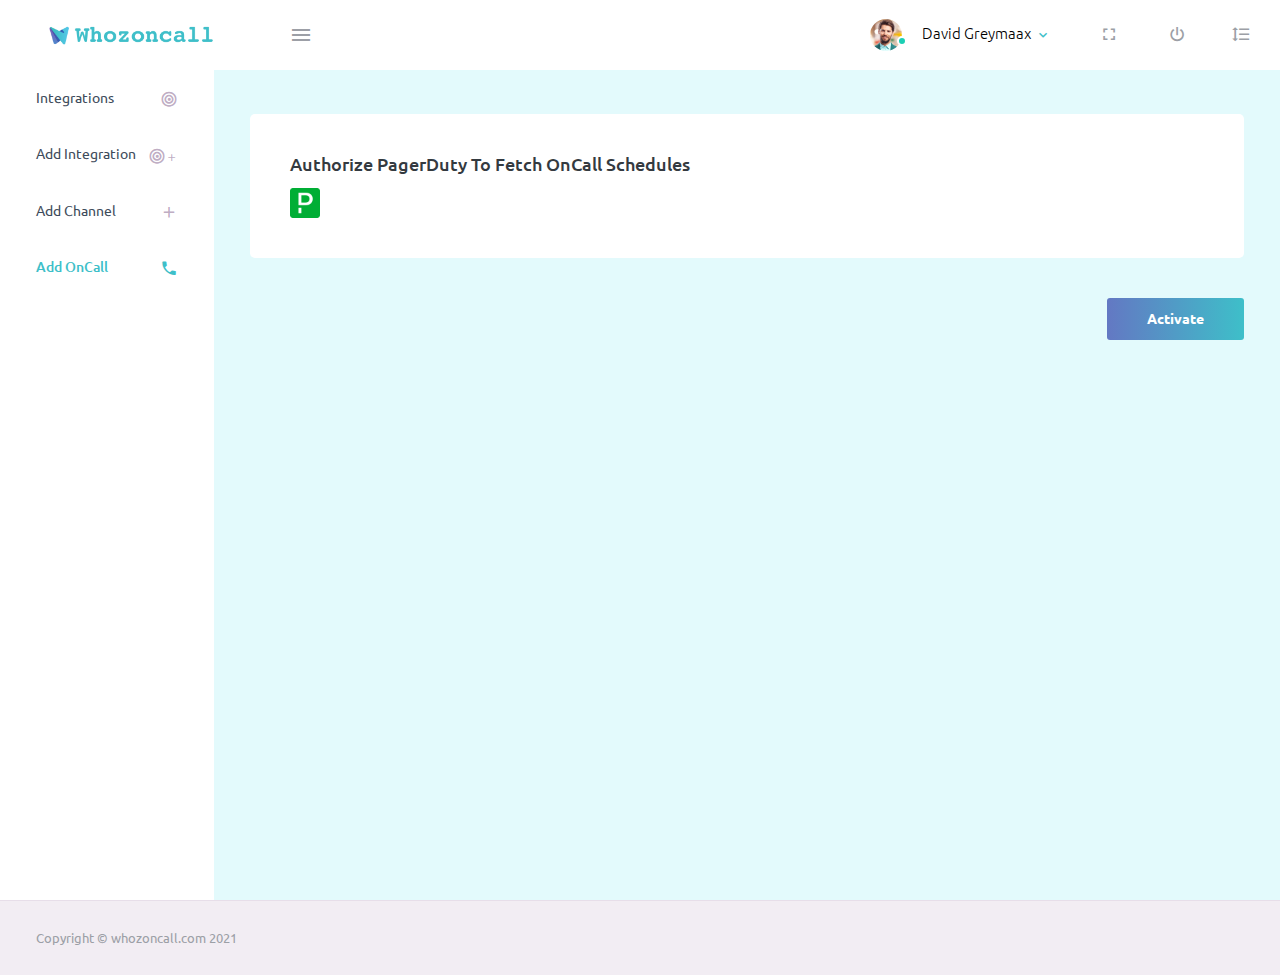
<file: target/whozoncall-2.3.2.RELEASE/WEB-INF/classes/static/ui/addOnCall.html>
<!DOCTYPE html>
<html lang="en">
  <head>
    <!-- Required meta tags -->
    <meta charset="utf-8">
    <meta name="viewport" content="width=device-width, initial-scale=1, shrink-to-fit=no">
    <title>Whozoncall</title>
    <!-- plugins:css -->
    <link rel="stylesheet" href="assets/vendors/mdi/css/materialdesignicons.min.css">
    <link rel="stylesheet" href="assets/vendors/css/vendor.bundle.base.css">
    <link rel="stylesheet" href="assets/vendors/css/select2.min.css">
    <!-- endinject -->
    <!-- Plugin css for this page -->
    <!-- End plugin css for this page -->
    <!-- inject:css -->
    <!-- endinject -->
    <!-- Layout styles -->
    <link rel="stylesheet" href="assets/css/style.css">
    <!-- End layout styles -->
    <link rel="shortcut icon" href="assets/images/logo.png" />   
  </head>
  <style>

	.bigdrop {
    width: 600px !important;
    font-size:20px !important;
}

.select2-results .select2-highlighted {
    background: #f00;
    color: #fff;
}

</style>
  <input id="sideNav"  th:value="${sideNav}"  type="hidden" />
  <body class=""  th:classappend="${sideNav} ? sidebar-icon-only : xyz">
    <div class="container-scroller">
      <!-- partial:partials/_navbar.html -->
      <nav class="navbar default-layout-navbar col-lg-12 col-12 p-0 fixed-top d-flex flex-row">
        <div class="text-center navbar-brand-wrapper d-flex align-items-center justify-content-center">
          <a class="navbar-brand brand-logo"  href="integrations">
            <img style="height: 150%; width: 70%;" src="assets/images/named_logo.png" alt="logo" />
          </a>
          <a class="navbar-brand brand-logo-mini" href="integrations"><img style="width:50%;" src="assets/images/logo.png" alt="logo" /></a>
            
        </div>
        <div class="navbar-menu-wrapper d-flex align-items-stretch">
          <button class="navbar-toggler navbar-toggler align-self-center" type="button" data-toggle="minimize">
            <span class="mdi mdi-menu"></span>
          </button>
          
          <ul class="navbar-nav navbar-nav-right">
            <li class="nav-item nav-profile dropdown">
              <a class="nav-link dropdown-toggle" id="profileDropdown" href="#" data-toggle="dropdown" aria-expanded="false">
                <div class="nav-profile-img">
                  <img src="assets/images/faces/face1.jpg" alt="image">
                  <span class="availability-status online"></span>
                </div>
                <div class="nav-profile-text">
                  <p class="mb-1 text-black">David Greymaax</p>
                </div>
              </a>
              <div class="dropdown-menu navbar-dropdown" aria-labelledby="profileDropdown">
                <a class="dropdown-item" href="#">
                  <i class="mdi mdi-account mr-2 text-success"></i> Profile </a>
                <div class="dropdown-divider"></div>
                <a class="dropdown-item" href="#">
                  <i class="mdi mdi-logout mr-2 text-primary"></i> Signout </a>
              </div>
            </li>
            <li class="nav-item d-none d-lg-block full-screen-link">
              <a class="nav-link">
                <i class="mdi mdi-fullscreen" id="fullscreen-button"></i>
              </a>
            </li>
            
            
            <li class="nav-item nav-logout d-none d-lg-block">
              <a class="nav-link" href="#">
                <i class="mdi mdi-power"></i>
              </a>
            </li>
            <li class="nav-item nav-settings d-none d-lg-block">
              <a class="nav-link" href="#">
                <i class="mdi mdi-format-line-spacing"></i>
              </a>
            </li>
          </ul>
          <button class="navbar-toggler navbar-toggler-right d-lg-none align-self-center" type="button" data-toggle="offcanvas">
            <span class="mdi mdi-menu"></span>
          </button>
        </div>
      </nav>
      <!-- partial -->
      <div class="container-fluid page-body-wrapper">
        <!-- partial:partials/_sidebar.html -->
        <nav class="sidebar sidebar-offcanvas" id="sidebar">
          <ul class="nav">
            
            <li class="nav-item">
              <a class="nav-link" href="integrations">
                <span class="menu-title"> Integrations </span>
                <i class="mdi mdi-bullseye menu-icon"></i>
              </a>
            </li>
            
            <li class="nav-item">
              <a class="nav-link" href="add">
                <span class="menu-title"> Add Integration </span>
                <i class="mdi mdi-bullseye menu-icon"></i><sub><i style="font-size: 111%;" class="mdi mdi mdi-plus menu-icon"></i></sub>
              </a>
            </li>
            
            <li class="nav-item">
              <a class="nav-link" href="addSlackChannel">
                <span class="menu-title"> Add Channel </span>
                <i class="mdi mdi mdi-plus menu-icon"></i>
              </a>
            </li>
            
            <li class="nav-item active">
              <a class="nav-link" href="addOnCall">
                <span class="menu-title"> Add OnCall </span>
                <i class="mdi mdi-phone menu-icon"></i>
              </a>
            </li>
            
            
            
            
          </ul>
        </nav>
        <div class="content-wrapper">
        <!-- partial -->
         <div class="row">
              <!-- from PD, slack members etc-->
             
                
                <div class="col-lg-12 grid-margin">
                <div class="card">
                	
                   <div class="card-body">
                    
                    	
                      <h4 class="card-title text-black"> Authorize PagerDuty to fetch OnCall Schedules</h4>
					  	<a href="https://app.pagerduty.com/oauth/authorize?client_id=b27c0ccb003dd80c1ee16e60b2bd464bacd35042d45527db041294efd19a282d&redirect_uri=https://whozoncall.com/v1/PD/handleAuthCode&response_type=code"><img alt="Add PagerDuty" height="30" width="30" src="assets/images/PD/PD_logo.png" /></a>
                    </div>
                  </div>
                </div> 

               
                
              </div>

              <div class="row">
                <div class="col-lg-12 grid-margin">
                <div class="float-sm-right">  
                  <button class="add btn btn-gradient-primary font-weight-bold todo-list-add-btn" id="addIntegration">Activate</button>
                </div>  
                </div>
              </div>  
            </div>
          </div>
          <!-- content-wrapper ends -->
          <!-- partial:partials/_footer.html -->
          <footer class="footer">
            <div class="container-fluid clearfix">
              <span class="text-muted d-block text-center text-sm-left d-sm-inline-block">Copyright © whozoncall.com 2021</span>
            </div>
          </footer>
          <!-- partial -->
        </div>
        <!-- main-panel ends -->
      </div>
      <!-- page-body-wrapper ends -->
    </div>
    <!-- container-scroller -->
    <!-- plugins:js -->
    <script src="assets/vendors/js/vendor.bundle.base.js"></script>
    <script src="assets/vendors/js/select2.min.js"></script>
    <!-- endinject -->
    <!-- Plugin js for this page -->
    <script src="assets/vendors/chart.js/Chart.min.js"></script>
    <!-- End plugin js for this page -->
    <!-- inject:js -->
    <script src="assets/js/off-canvas.js"></script>
    <script src="assets/js/hoverable-collapse.js"></script>
    <script src="assets/js/misc.js"></script>
    <!-- endinject -->
    <!-- Custom js for this page -->
    <script src="assets/js/dashboard.js"></script>
    <script src="assets/js/todolist.js"></script>
    <script src="assets/js/addPage.js"></script>
    <!-- End custom js for this page -->
  </body>
</html>
</file>
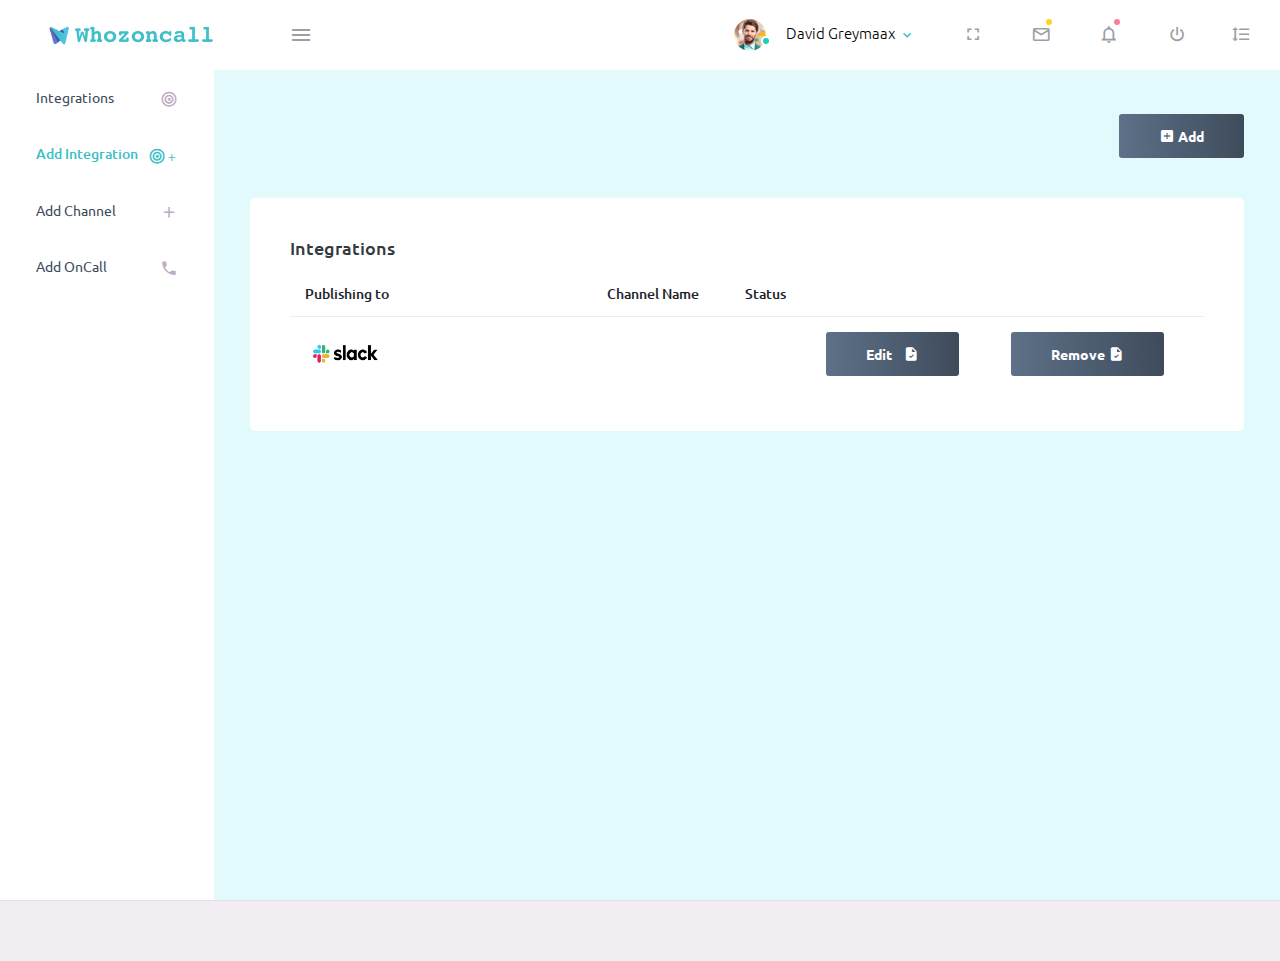
<file: target/whozoncall-2.3.2.RELEASE/WEB-INF/classes/static/ui/integrations.html>
<!DOCTYPE html>
<html lang="en">
  <head>
    <!-- Required meta tags -->
    <meta charset="utf-8">
    <meta name="viewport" content="width=device-width, initial-scale=1, shrink-to-fit=no">
    <title>Whozoncall</title>
    <!-- plugins:css -->
    
    <link rel="stylesheet" href="assets/vendors/mdi/css/materialdesignicons.min.css">
    <link rel="stylesheet" href="assets/vendors/css/vendor.bundle.base.css">
     
    <!-- endinject -->
    <!-- Plugin css for this page -->
    <!-- End plugin css for this page -->
    <!-- inject:css -->
    <!-- endinject -->
    <!-- Layout styles -->
    <link rel="stylesheet" href="assets/css/style.css">
    <!-- End layout styles -->
    <link rel="shortcut icon" href="assets/images/favicon.ico" />   
  </head>
  <input id="sideNav"  th:value="${sideNav}"  type="hidden" />
  <body class=""  th:classappend="${sideNav} ? sidebar-icon-only : xyz">
   
  
  
    <div class="container-scroller">
      <!-- partial:partials/_navbar  -->
      <nav class="navbar default-layout-navbar col-lg-12 col-12 p-0 fixed-top d-flex flex-row">
        <div class="text-center navbar-brand-wrapper d-flex align-items-center justify-content-center">
          <a class="navbar-brand brand-logo"  href="integrations">
            <img style="height: 150%; width: 70%;" src="assets/images/named_logo.png" alt="logo" />
          </a>
          <a class="navbar-brand brand-logo-mini" href="integrations">
            <img style="width: 50%;"  src="assets/images/logo.png" alt="logo" />
          </a>
        </div>
        <div class="navbar-menu-wrapper d-flex align-items-stretch">
          <button class="navbar-toggler navbar-toggler align-self-center" type="button" data-toggle="minimize">
            <span class="mdi mdi-menu"></span>
          </button>
          
          <ul class="navbar-nav navbar-nav-right">
            <li class="nav-item nav-profile dropdown">
              <a class="nav-link dropdown-toggle" id="profileDropdown" href="#" data-toggle="dropdown" aria-expanded="false">
                <div class="nav-profile-img">
                  <img src="assets/images/faces/face1.jpg" alt="image">
                  <span class="availability-status online"></span>
                </div>
                <div class="nav-profile-text">
                  <p class="mb-1 text-black">David Greymaax</p>
                </div>
              </a>
              <div class="dropdown-menu navbar-dropdown" aria-labelledby="profileDropdown">
                <a class="dropdown-item" href="#">
                  <i class="mdi mdi-account mr-2 text-success"></i> Profile </a>
                <div class="dropdown-divider"></div>
                <a class="dropdown-item" href="#">
                  <i class="mdi mdi-logout mr-2 text-primary"></i> Signout </a>
              </div>
            </li>
            <li class="nav-item d-none d-lg-block full-screen-link">
              <a class="nav-link">
                <i class="mdi mdi-fullscreen" id="fullscreen-button"></i>
              </a>
            </li>
            <li class="nav-item dropdown">
              <a class="nav-link count-indicator dropdown-toggle" id="messageDropdown" href="#" data-toggle="dropdown" aria-expanded="false">
                <i class="mdi mdi-email-outline"></i>
                <span class="count-symbol bg-warning"></span>
              </a>
              <div class="dropdown-menu dropdown-menu-right navbar-dropdown preview-list" aria-labelledby="messageDropdown">
                <h6 class="p-3 mb-0">Messages</h6>
                <div class="dropdown-divider"></div>
                <a class="dropdown-item preview-item">
                  <div class="preview-thumbnail">
                    <img src="assets/images/faces/face4.jpg" alt="image" class="profile-pic">
                  </div>
                  <div class="preview-item-content d-flex align-items-start flex-column justify-content-center">
                    <h6 class="preview-subject ellipsis mb-1 font-weight-normal">Mark send you a message</h6>
                    <p class="text-gray mb-0"> 1 Minutes ago </p>
                  </div>
                </a>
                <div class="dropdown-divider"></div>
                <a class="dropdown-item preview-item">
                  <div class="preview-thumbnail">
                    <img src="assets/images/faces/face2.jpg" alt="image" class="profile-pic">
                  </div>
                  <div class="preview-item-content d-flex align-items-start flex-column justify-content-center">
                    <h6 class="preview-subject ellipsis mb-1 font-weight-normal">Cregh send you a message</h6>
                    <p class="text-gray mb-0"> 15 Minutes ago </p>
                  </div>
                </a>
                <div class="dropdown-divider"></div>
                <a class="dropdown-item preview-item">
                  <div class="preview-thumbnail">
                    <img src="assets/images/faces/face3.jpg" alt="image" class="profile-pic">
                  </div>
                  <div class="preview-item-content d-flex align-items-start flex-column justify-content-center">
                    <h6 class="preview-subject ellipsis mb-1 font-weight-normal">Profile picture updated</h6>
                    <p class="text-gray mb-0"> 18 Minutes ago </p>
                  </div>
                </a>
                <div class="dropdown-divider"></div>
                <h6 class="p-3 mb-0 text-center">4 new messages</h6>
              </div>
            </li>
            <li class="nav-item dropdown">
              <a class="nav-link count-indicator dropdown-toggle" id="notificationDropdown" href="#" data-toggle="dropdown">
                <i class="mdi mdi-bell-outline"></i>
                <span class="count-symbol bg-danger"></span>
              </a>
              <div class="dropdown-menu dropdown-menu-right navbar-dropdown preview-list" aria-labelledby="notificationDropdown">
                <h6 class="p-3 mb-0">Notifications</h6>
                <div class="dropdown-divider"></div>
                <a class="dropdown-item preview-item">
                  <div class="preview-thumbnail">
                    <div class="preview-icon bg-success">
                      <i class="mdi mdi-calendar"></i>
                    </div>
                  </div>
                  <div class="preview-item-content d-flex align-items-start flex-column justify-content-center">
                    <h6 class="preview-subject font-weight-normal mb-1">Event today</h6>
                    <p class="text-gray ellipsis mb-0"> Just a reminder that you have an event today </p>
                  </div>
                </a>
                <div class="dropdown-divider"></div>
                <a class="dropdown-item preview-item">
                  <div class="preview-thumbnail">
                    <div class="preview-icon bg-warning">
                      <i class="mdi mdi-settings"></i>
                    </div>
                  </div>
                  <div class="preview-item-content d-flex align-items-start flex-column justify-content-center">
                    <h6 class="preview-subject font-weight-normal mb-1">Settings</h6>
                    <p class="text-gray ellipsis mb-0"> Update dashboard </p>
                  </div>
                </a>
                <div class="dropdown-divider"></div>
                <a class="dropdown-item preview-item">
                  <div class="preview-thumbnail">
                    <div class="preview-icon bg-info">
                      <i class="mdi mdi-link-variant"></i>
                    </div>
                  </div>
                  <div class="preview-item-content d-flex align-items-start flex-column justify-content-center">
                    <h6 class="preview-subject font-weight-normal mb-1">Launch Admin</h6>
                    <p class="text-gray ellipsis mb-0"> New admin wow! </p>
                  </div>
                </a>
                <div class="dropdown-divider"></div>
                <h6 class="p-3 mb-0 text-center">See all notifications</h6>
              </div>
            </li>
            <li class="nav-item nav-logout d-none d-lg-block">
              <a class="nav-link" href="#">
                <i class="mdi mdi-power"></i>
              </a>
            </li>
            <li class="nav-item nav-settings d-none d-lg-block">
              <a class="nav-link" href="#">
                <i class="mdi mdi-format-line-spacing"></i>
              </a>
            </li>
          </ul>
          <button class="navbar-toggler navbar-toggler-right d-lg-none align-self-center" type="button" data-toggle="offcanvas">
            <span class="mdi mdi-menu"></span>
          </button>
        </div>
      </nav>
      <!-- partial -->
      <div class="container-fluid page-body-wrapper">
        <!-- partial:partials/_sidebar  -->
        <nav class="sidebar sidebar-offcanvas" id="sidebar">
          <ul class="nav">
            
            <li class="nav-item">
              <a class="nav-link" href="integrations">
                <span class="menu-title"> Integrations </span>
                <i class="mdi mdi-bullseye menu-icon"></i>
              </a>
            </li>
            
            <li class="nav-item active">
              <a class="nav-link" href="add">
                <span class="menu-title"> Add Integration </span>
                <i class="mdi mdi-bullseye menu-icon"></i><sub><i style="font-size: 111%;" class="mdi mdi mdi-plus menu-icon"></i></sub>
              </a>
            </li>
            
            <li class="nav-item">
              <a class="nav-link" href="addSlackChannel">
                <span class="menu-title"> Add Channel </span>
                <i class="mdi mdi mdi-plus menu-icon"></i>
              </a>
            </li>
            
            <li class="nav-item">
              <a class="nav-link" href="addOnCall">
                <span class="menu-title"> Add OnCall </span>
                <i class="mdi mdi-phone menu-icon"></i>
              </a>
            </li>
            
          
            
          </ul>
        </nav>
        <div class="content-wrapper">
        <!-- partial -->
        <div class="row">
                <div class="col-lg-12 grid-margin">
                <div class="float-sm-right">  
                  <a type="button" class="btn btn-gradient-dark btn-icon-add" href="./add"><i class="mdi mdi-plus-box btn-icon-add"></i> Add
                                </a>
                </div>  
                </div>
              </div> 
         <div class="row">
              <div class="col-lg-12 grid-margin">
                <div class="card">
                  <div class="card-body">
                    <h4 class="card-title">Integrations</h4>
                    <div class="table-responsive">
                      <table class="table">
                        <thead>
                          <tr>
                            <th> Publishing to </th>
                            <th> Channel Name </th>
                            <th> Status </th>
                            <th>  </th>
                            <th>  </th>
                          </tr>
                        </thead>
                        <tbody>
                        	<tr th:each="integration: ${Integrations}">
                        		<td style="width:33%;" >
	                              <img src="assets/images/slack/Slack_small.png" style="width: 30%;" alt="image">  
	                            </td>
							    <td th:text="${integration.toTypeName}" />
							    <td th:text="${integration.active}"/>
							    <td>
                                	<a type="button" class="btn btn-gradient-dark btn-icon-text" th:href="@{/ui/edit?id={id}(id=${integration.id})}"> Edit <i class="mdi mdi-file-check btn-icon-append"></i>
                                	</a>
                                </td>	
                                <td>
                                	<button type="button" class="btn btn-gradient-dark btn-icon-text removeIntegrationBtn" th:id="'removeId-'+${integration.id}" > Remove <i class="mdi mdi-file-check btn-icon-delete"></i>
                                	</button>
                                </td>	
                                
							</tr>
                         </tbody>
                      </table>
                      </div>
                    </div>
                  </div>
                </div>
              </div>
            </div>
          </div>
          
          <!-- content-wrapper ends -->
          <!-- partial:partials/_footer  -->
          <footer class="footer">
            <div class="container-fluid clearfix">
            </div>
          </footer>
          <!-- partial -->
        </div>
        <!-- main-panel ends -->
      </div>
      <!-- page-body-wrapper ends -->
    </div>
    <!-- container-scroller -->
    <!-- plugins:js -->
    <script src="assets/vendors/js/vendor.bundle.base.js"></script>
    
    <!-- endinject -->
    <!-- Plugin js for this page -->
    <script src="assets/vendors/chart.js/Chart.min.js"></script>
    <!-- End plugin js for this page -->
    <!-- inject:js -->
    <script src="assets/js/off-canvas.js"></script>
    <script src="assets/js/hoverable-collapse.js"></script>
    <script src="assets/js/misc.js"></script>
    <!-- endinject -->
    <!-- Custom js for this page -->
    <script src="assets/js/dashboard.js"></script>
    <script src="assets/js/integrationsPage.js"></script>
    <script src="assets/js/todolist.js"></script>
    <!-- End custom js for this page -->
  </body>
</html>
</file>
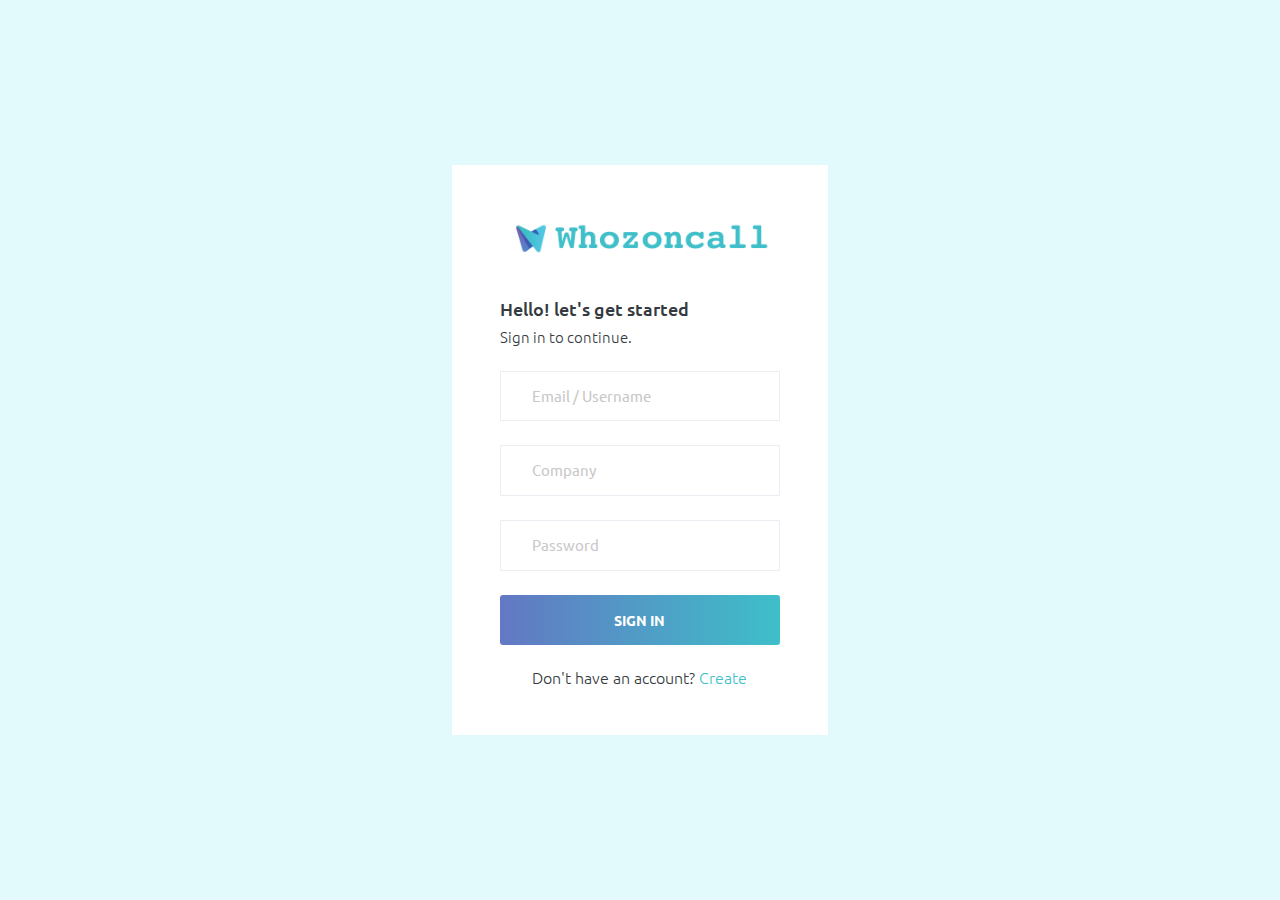
<file: target/whozoncall-2.3.2.RELEASE/WEB-INF/classes/static/ui/login.html>
<!DOCTYPE html>
<html lang="en">
  <head>
    <!-- Required meta tags -->
    <meta charset="utf-8">
    <meta name="viewport" content="width=device-width, initial-scale=1, shrink-to-fit=no">
    <title>Whozoncall Login</title>
    <!-- plugins:css -->
    <link rel="stylesheet" href="./assets/vendors/mdi/css/materialdesignicons.min.css">
    <link rel="stylesheet" href="./assets/vendors/css/vendor.bundle.base.css">
    <!-- endinject -->
    <!-- Plugin css for this page -->
    <!-- End plugin css for this page -->
    <!-- inject:css -->
    <!-- endinject -->
    <!-- Layout styles -->
    <link rel="stylesheet" href="./assets/css/style.css">
    <!-- End layout styles -->
    <link rel="shortcut icon" href="./assets/images/favicon.ico" />
  </head>
  <body>
    <div class="container-scroller">
      <div class="container-fluid page-body-wrapper full-page-wrapper">
        <div class="content-wrapper d-flex align-items-center auth">
          <div class="row flex-grow">
            <div class="col-lg-4 mx-auto">
              <div class="auth-form-light text-left p-5">
                <div class="brand-logo">
                  <img style="width:100%;" src="./assets/images/named_logo.png">
                </div>
                <h4>Hello! let's get started</h4>
                <h6 class="font-weight-light">Sign in to continue.</h6>
                <form class="pt-3">
                  <div class="form-group">
                    <input type="text" class="form-control form-control-lg" id="username" placeholder="Email / Username" required>
                  </div>
                  <div class="form-group">
                    <input type="text" class="form-control form-control-lg" id="company" placeholder="Company" required>
                  </div>
                  <div class="form-group">
                    <input type="password" class="form-control form-control-lg" id="password" placeholder="Password" required>
                  </div>
                  
                   
                  <div class="mt-3" id="loginerror" style="color: red;">
                    <h6 hidden> Login failed, one of the above login credentials was wrong!</h6>
                  </div>
                  
                  <div class="mt-3">
                    <a class="btn btn-block btn-gradient-primary btn-lg font-weight-medium auth-form-btn" id="signinbtn" >SIGN IN</a>
                  </div>
                 
                  
                  <!--  <div class="my-2 d-flex justify-content-between align-items-center">
                    <div class="form-check">
                      <label class="form-check-label text-muted">
                        <input type="checkbox" class="form-check-input"> Keep me signed in </label>
                    </div>
                    <a href="#" class="auth-link text-black">Forgot password?</a>
                  </div>
                  -->
                      
                  <div class="text-center mt-4 font-weight-light"> Don't have an account? <a href="register" class="text-primary">Create</a>
                  </div>
                </form>
              </div>
            </div>
          </div>
        </div>
        <!-- content-wrapper ends -->
      </div>
      <!-- page-body-wrapper ends -->
    </div>
    <!-- container-scroller -->
    <!-- plugins:js -->
    <script src="./assets/vendors/js/vendor.bundle.base.js"></script>
    <!-- endinject -->
    <!-- Plugin js for this page -->
    <!-- End plugin js for this page -->
    <!-- inject:js -->
    <script src="./assets/js/off-canvas.js"></script>
    <script src="./assets/js/hoverable-collapse.js"></script>
    <script src="./assets/js/misc.js"></script>
    <script src="./assets/js/loginHelper.js"></script>
    <!-- endinject -->
  </body>
</html>
</file>
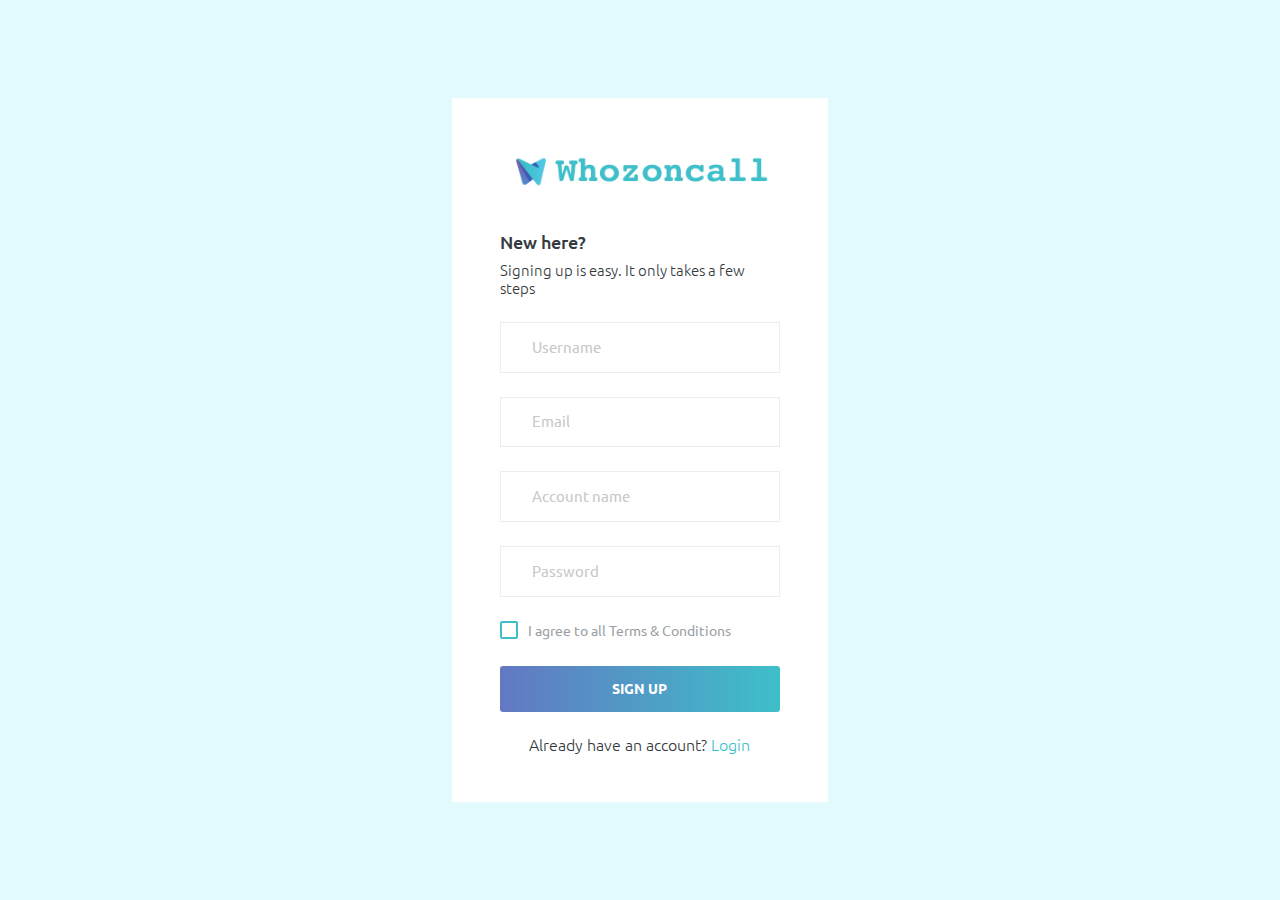
<file: target/whozoncall-2.3.2.RELEASE/WEB-INF/classes/static/ui/register.html>
<!DOCTYPE html>
<html lang="en">
  <head>
    <!-- Required meta tags -->
    <meta charset="utf-8">
    <meta name="viewport" content="width=device-width, initial-scale=1, shrink-to-fit=no">
    <title>Whozoncall</title>
    <!-- plugins:css -->
    <link rel="stylesheet" href="./assets/vendors/mdi/css/materialdesignicons.min.css">
    <link rel="stylesheet" href="./assets/vendors/css/vendor.bundle.base.css">
    <!-- endinject -->
    <!-- Plugin css for this page -->
    <!-- End plugin css for this page -->
    <!-- inject:css -->
    <!-- endinject -->
    <!-- Layout styles -->
    <link rel="stylesheet" href="./assets/css/style.css">
    <!-- End layout styles -->
    <link rel="shortcut icon" href="./assets/images/logo.png" />
  </head> 
  <body>
    <div class="container-scroller">
      <div class="container-fluid page-body-wrapper full-page-wrapper">
        <div class="content-wrapper d-flex align-items-center auth">
          <div class="row flex-grow">
            <div class="col-lg-4 mx-auto">
              <div class="auth-form-light text-left p-5">
                <div class="brand-logo">
                  <img style="width:100%;" src="./assets/images/named_logo.png">
                </div>
                <h4>New here?</h4>
                <h6 class="font-weight-light">Signing up is easy. It only takes a few steps</h6>
                <form class="pt-3">
                  <div class="form-group">
                    <input type="text" class="form-control form-control-lg form-ele" id="username" placeholder="Username" required>
                  </div>
                  <div class="form-group">
                    <input type="email" class="form-control form-control-lg form-ele" id="email" placeholder="Email" required>
                  </div>
                  <div class="form-group">
                    <input type="text" class="form-control form-control-lg form-ele" id="company" placeholder="Account name" required>
                  </div>
                  
                  <div class="form-group">
                    <input type="password" class="form-control form-control-lg form-ele" id="password" placeholder="Password" required>
                  </div>
                  <div class="mb-4">
                    <div class="form-check">
                      <label class="form-check-label text-muted">
                        <input type="checkbox" class="form-check-input" required> I agree to all Terms & Conditions </label>
                    </div>
                  </div>
                  <div class="mt-3">
                    <button class="btn btn-block btn-gradient-primary btn-lg font-weight-medium" id="sigupbtn" >SIGN UP</button> 
                  </div>
                  <div class="text-center mt-4 font-weight-light"> Already have an account? <a href="login.html" class="text-primary">Login</a>
                  </div>
                </form>
              </div>
            </div>
          </div>
        </div>
        <!-- content-wrapper ends -->
      </div>
      <!-- page-body-wrapper ends -->
    </div>
    <!-- container-scroller -->
    <!-- plugins:js -->
    <script src="./assets/vendors/js/vendor.bundle.base.js"></script>
    <!-- endinject -->
    <!-- Plugin js for this page -->
    <!-- End plugin js for this page -->
    <!-- inject:js -->
    <script src="./assets/js/off-canvas.js"></script>
    <script src="./assets/js/hoverable-collapse.js"></script>
    <script src="./assets/js/misc.js"></script>
    <script src="./assets/js/registerPage.js"></script>
    <!-- endinject -->
  </body>
</html>
</file>
<file: target/whozoncall-2.3.2.RELEASE/WEB-INF/classes/static/ui/assets/vendors/css/vendor.bundle.base.css>
/*
 * Container style
 */
.ps {
  overflow: hidden !important;
  overflow-anchor: none;
  -ms-overflow-style: none;
  touch-action: auto;
  -ms-touch-action: auto;
}

/*
 * Scrollbar rail styles
 */
.ps__rail-x {
  display: none;
  opacity: 0;
  transition: background-color .2s linear, opacity .2s linear;
  -webkit-transition: background-color .2s linear, opacity .2s linear;
  height: 15px;
  /* there must be 'bottom' or 'top' for ps__rail-x */
  bottom: 0px;
  /* please don't change 'position' */
  position: absolute;
}

.ps__rail-y {
  display: none;
  opacity: 0;
  transition: background-color .2s linear, opacity .2s linear;
  -webkit-transition: background-color .2s linear, opacity .2s linear;
  width: 15px;
  /* there must be 'right' or 'left' for ps__rail-y */
  right: 0;
  /* please don't change 'position' */
  position: absolute;
}

.ps--active-x > .ps__rail-x,
.ps--active-y > .ps__rail-y {
  display: block;
  background-color: transparent;
}

.ps:hover > .ps__rail-x,
.ps:hover > .ps__rail-y,
.ps--focus > .ps__rail-x,
.ps--focus > .ps__rail-y,
.ps--scrolling-x > .ps__rail-x,
.ps--scrolling-y > .ps__rail-y {
  opacity: 0.6;
}

.ps .ps__rail-x:hover,
.ps .ps__rail-y:hover,
.ps .ps__rail-x:focus,
.ps .ps__rail-y:focus,
.ps .ps__rail-x.ps--clicking,
.ps .ps__rail-y.ps--clicking {
  background-color: #eee;
  opacity: 0.9;
}

/*
 * Scrollbar thumb styles
 */
.ps__thumb-x {
  background-color: #aaa;
  border-radius: 6px;
  transition: background-color .2s linear, height .2s ease-in-out;
  -webkit-transition: background-color .2s linear, height .2s ease-in-out;
  height: 6px;
  /* there must be 'bottom' for ps__thumb-x */
  bottom: 2px;
  /* please don't change 'position' */
  position: absolute;
}

.ps__thumb-y {
  background-color: #aaa;
  border-radius: 6px;
  transition: background-color .2s linear, width .2s ease-in-out;
  -webkit-transition: background-color .2s linear, width .2s ease-in-out;
  width: 6px;
  /* there must be 'right' for ps__thumb-y */
  right: 2px;
  /* please don't change 'position' */
  position: absolute;
}

.ps__rail-x:hover > .ps__thumb-x,
.ps__rail-x:focus > .ps__thumb-x,
.ps__rail-x.ps--clicking .ps__thumb-x {
  background-color: #999;
  height: 11px;
}

.ps__rail-y:hover > .ps__thumb-y,
.ps__rail-y:focus > .ps__thumb-y,
.ps__rail-y.ps--clicking .ps__thumb-y {
  background-color: #999;
  width: 11px;
}

/* MS supports */
@supports (-ms-overflow-style: none) {
  .ps {
    overflow: auto !important;
  }
}

@media screen and (-ms-high-contrast: active), (-ms-high-contrast: none) {
  .ps {
    overflow: auto !important;
  }
}
</file>
<file: target/whozoncall-2.3.2.RELEASE/WEB-INF/classes/static/ui/assets/css/style.css>
/*-------------------------------------------------------------------
  ===== Table of Contents =====

  * Bootstrap functions
  * Template variables
  * SCSS Compass Functions
  * Boostrap Main SCSS
  * Template mixins
    + Animation Mixins
    + Background Mixins
    + Badge Mixins
    + Button Mixins
    + Miscellaneous Mixins
    + BlockQuote Mixins
    + Cards Mixins
    + Color Functions Mixins
    + Tooltips
    + popovers
  * Core Styles
    + Reset Styles
    + Fonts
    + Functions
    + Backgrounds
    + Typography
    + Miscellaneous
    + Footer
    + Layouts
    + Utilities
    + Demo styles
  * Components
    + Badges
    + Boostrap Progress
    + Buttons
    + Breadcrumbs
    + Cards
    + Checkboxes and Radios
    + Dropdowns
    + Forms
    + Icons
    + Preview
    + Tables
    + Todo List
  * Landing screens
    + Auth
-------------------------------------------------------------------*/
/*-------------------------------------------------------------------*/
/* === Import Bootstrap functions and variables === */
/*-------------------------------------------------------------------*/
/* === Import template variables === */
/*-------------------------------------------------------------------*/
/* === SCSS Compass Functions === */

@-webkit-keyframes flash {
  0% {
    opacity: 1; }
  25% {
    opacity: 0; }
  50% {
    opacity: 1; }
  75% {
    opacity: 0; }
  100% {
    opacity: 1; } }

@keyframes flash {
  0% {
    opacity: 1; }
  25% {
    opacity: 0; }
  50% {
    opacity: 1; }
  75% {
    opacity: 0; }
  100% {
    opacity: 1; } }

@-webkit-keyframes bounce {
  0% {
    -webkit-transform: translateY(0);
    transform: translateY(0); }
  20% {
    -webkit-transform: translateY(0);
    transform: translateY(0); }
  40% {
    -webkit-transform: translateY(-30px);
    transform: translateY(-30px); }
  50% {
    -webkit-transform: translateY(0);
    transform: translateY(0); }
  60% {
    -webkit-transform: translateY(-15px);
    transform: translateY(-15px); }
  80% {
    -webkit-transform: translateY(0);
    transform: translateY(0); }
  100% {
    -webkit-transform: translateY(0);
    transform: translateY(0); } }

@keyframes bounce {
  0% {
    -webkit-transform: translateY(0);
    transform: translateY(0); }
  20% {
    -webkit-transform: translateY(0);
    transform: translateY(0); }
  40% {
    -webkit-transform: translateY(-30px);
    transform: translateY(-30px); }
  50% {
    -webkit-transform: translateY(0);
    transform: translateY(0); }
  60% {
    -webkit-transform: translateY(-15px);
    transform: translateY(-15px); }
  80% {
    -webkit-transform: translateY(0);
    transform: translateY(0); }
  100% {
    -webkit-transform: translateY(0);
    transform: translateY(0); } }

@-webkit-keyframes shake {
  0% {
    -webkit-transform: translateX(0);
    transform: translateX(0); }
  10% {
    -webkit-transform: translateX(-10px);
    transform: translateX(-10px); }
  20% {
    -webkit-transform: translateX(10px);
    transform: translateX(10px); }
  30% {
    -webkit-transform: translateX(-10px);
    transform: translateX(-10px); }
  40% {
    -webkit-transform: translateX(10px);
    transform: translateX(10px); }
  50% {
    -webkit-transform: translateX(-10px);
    transform: translateX(-10px); }
  60% {
    -webkit-transform: translateX(10px);
    transform: translateX(10px); }
  70% {
    -webkit-transform: translateX(-10px);
    transform: translateX(-10px); }
  80% {
    -webkit-transform: translateX(10px);
    transform: translateX(10px); }
  90% {
    -webkit-transform: translateX(-10px);
    transform: translateX(-10px); }
  100% {
    -webkit-transform: translateX(0);
    transform: translateX(0); } }

@keyframes shake {
  0% {
    -webkit-transform: translateX(0);
    transform: translateX(0); }
  10% {
    -webkit-transform: translateX(-10px);
    transform: translateX(-10px); }
  20% {
    -webkit-transform: translateX(10px);
    transform: translateX(10px); }
  30% {
    -webkit-transform: translateX(-10px);
    transform: translateX(-10px); }
  40% {
    -webkit-transform: translateX(10px);
    transform: translateX(10px); }
  50% {
    -webkit-transform: translateX(-10px);
    transform: translateX(-10px); }
  60% {
    -webkit-transform: translateX(10px);
    transform: translateX(10px); }
  70% {
    -webkit-transform: translateX(-10px);
    transform: translateX(-10px); }
  80% {
    -webkit-transform: translateX(10px);
    transform: translateX(10px); }
  90% {
    -webkit-transform: translateX(-10px);
    transform: translateX(-10px); }
  100% {
    -webkit-transform: translateX(0);
    transform: translateX(0); } }

@-webkit-keyframes tada {
  0% {
    -webkit-transform: scale(1, 1);
    transform: scale(1, 1); }
  10% {
    -webkit-transform: scale(0.9) rotate(-3deg);
    transform: scale(0.9) rotate(-3deg); }
  20% {
    -webkit-transform: scale(0.9) rotate(-3deg);
    transform: scale(0.9) rotate(-3deg); }
  30% {
    -webkit-transform: scale(1.1) rotate(3deg);
    transform: scale(1.1) rotate(3deg); }
  40% {
    -webkit-transform: scale(1.1) rotate(-3deg);
    transform: scale(1.1) rotate(-3deg); }
  50% {
    -webkit-transform: scale(1.1) rotate(3deg);
    transform: scale(1.1) rotate(3deg); }
  60% {
    -webkit-transform: scale(1.1) rotate(-3deg);
    transform: scale(1.1) rotate(-3deg); }
  70% {
    -webkit-transform: scale(1.1) rotate(3deg);
    transform: scale(1.1) rotate(3deg); }
  80% {
    -webkit-transform: scale(1.1) rotate(-3deg);
    transform: scale(1.1) rotate(-3deg); }
  90% {
    -webkit-transform: scale(1.1) rotate(3deg);
    transform: scale(1.1) rotate(3deg); }
  100% {
    -webkit-transform: scale(1) rotate(0);
    transform: scale(1) rotate(0); } }

@keyframes tada {
  0% {
    -webkit-transform: scale(1, 1);
    transform: scale(1, 1); }
  10% {
    -webkit-transform: scale(0.9) rotate(-3deg);
    transform: scale(0.9) rotate(-3deg); }
  20% {
    -webkit-transform: scale(0.9) rotate(-3deg);
    transform: scale(0.9) rotate(-3deg); }
  30% {
    -webkit-transform: scale(1.1) rotate(3deg);
    transform: scale(1.1) rotate(3deg); }
  40% {
    -webkit-transform: scale(1.1) rotate(-3deg);
    transform: scale(1.1) rotate(-3deg); }
  50% {
    -webkit-transform: scale(1.1) rotate(3deg);
    transform: scale(1.1) rotate(3deg); }
  60% {
    -webkit-transform: scale(1.1) rotate(-3deg);
    transform: scale(1.1) rotate(-3deg); }
  70% {
    -webkit-transform: scale(1.1) rotate(3deg);
    transform: scale(1.1) rotate(3deg); }
  80% {
    -webkit-transform: scale(1.1) rotate(-3deg);
    transform: scale(1.1) rotate(-3deg); }
  90% {
    -webkit-transform: scale(1.1) rotate(3deg);
    transform: scale(1.1) rotate(3deg); }
  100% {
    -webkit-transform: scale(1) rotate(0);
    transform: scale(1) rotate(0); } }

@-webkit-keyframes swing {
  20%, 40%, 60%, 80%, 100% {
    -webkit-transform-origin: top center 50%;
    transform-origin: top center 50%; }
  20% {
    -webkit-transform: rotate(15deg);
    transform: rotate(15deg); }
  40% {
    -webkit-transform: rotate(-10deg);
    transform: rotate(-10deg); }
  60% {
    -webkit-transform: rotate(5deg);
    transform: rotate(5deg); }
  80% {
    -webkit-transform: rotate(-5deg);
    transform: rotate(-5deg); }
  100% {
    -webkit-transform: rotate(0deg);
    transform: rotate(0deg); } }

@keyframes swing {
  20%, 40%, 60%, 80%, 100% {
    -webkit-transform-origin: top center 50%;
    transform-origin: top center 50%; }
  20% {
    -webkit-transform: rotate(15deg);
    transform: rotate(15deg); }
  40% {
    -webkit-transform: rotate(-10deg);
    transform: rotate(-10deg); }
  60% {
    -webkit-transform: rotate(5deg);
    transform: rotate(5deg); }
  80% {
    -webkit-transform: rotate(-5deg);
    transform: rotate(-5deg); }
  100% {
    -webkit-transform: rotate(0deg);
    transform: rotate(0deg); } }

@-webkit-keyframes wobble {
  0% {
    -webkit-transform: translateX(0%);
    transform: translateX(0%); }
  15% {
    -webkit-transform: translateX(-25%) rotate(-5deg);
    transform: translateX(-25%) rotate(-5deg); }
  30% {
    -webkit-transform: translateX(20%) rotate(3deg);
    transform: translateX(20%) rotate(3deg); }
  45% {
    -webkit-transform: translateX(-15%) rotate(-3deg);
    transform: translateX(-15%) rotate(-3deg); }
  60% {
    -webkit-transform: translateX(10%) rotate(2deg);
    transform: translateX(10%) rotate(2deg); }
  75% {
    -webkit-transform: translateX(-5%) rotate(-1deg);
    transform: translateX(-5%) rotate(-1deg); }
  100% {
    -webkit-transform: translateX(0%);
    transform: translateX(0%); } }

@keyframes wobble {
  0% {
    -webkit-transform: translateX(0%);
    transform: translateX(0%); }
  15% {
    -webkit-transform: translateX(-25%) rotate(-5deg);
    transform: translateX(-25%) rotate(-5deg); }
  30% {
    -webkit-transform: translateX(20%) rotate(3deg);
    transform: translateX(20%) rotate(3deg); }
  45% {
    -webkit-transform: translateX(-15%) rotate(-3deg);
    transform: translateX(-15%) rotate(-3deg); }
  60% {
    -webkit-transform: translateX(10%) rotate(2deg);
    transform: translateX(10%) rotate(2deg); }
  75% {
    -webkit-transform: translateX(-5%) rotate(-1deg);
    transform: translateX(-5%) rotate(-1deg); }
  100% {
    -webkit-transform: translateX(0%);
    transform: translateX(0%); } }

@-webkit-keyframes pulse {
  0% {
    -webkit-transform: scale(1, 1);
    transform: scale(1, 1); }
  50% {
    -webkit-transform: scale(1.1, 1.1);
    transform: scale(1.1, 1.1); }
  100% {
    -webkit-transform: scale(1, 1);
    transform: scale(1, 1); } }

@keyframes pulse {
  0% {
    -webkit-transform: scale(1, 1);
    transform: scale(1, 1); }
  50% {
    -webkit-transform: scale(1.1, 1.1);
    transform: scale(1.1, 1.1); }
  100% {
    -webkit-transform: scale(1, 1);
    transform: scale(1, 1); } }

@-webkit-keyframes wiggle {
  0% {
    -webkit-transform: skewX(9deg);
    transform: skewX(9deg); }
  10% {
    -webkit-transform: skewX(-8deg);
    transform: skewX(-8deg); }
  20% {
    -webkit-transform: skewX(7deg);
    transform: skewX(7deg); }
  30% {
    -webkit-transform: skewX(-6deg);
    transform: skewX(-6deg); }
  40% {
    -webkit-transform: skewX(5deg);
    transform: skewX(5deg); }
  50% {
    -webkit-transform: skewX(-4deg);
    transform: skewX(-4deg); }
  60% {
    -webkit-transform: skewX(3deg);
    transform: skewX(3deg); }
  70% {
    -webkit-transform: skewX(-2deg);
    transform: skewX(-2deg); }
  80% {
    -webkit-transform: skewX(1deg);
    transform: skewX(1deg); }
  90% {
    -webkit-transform: skewX(0deg);
    transform: skewX(0deg); }
  100% {
    -webkit-transform: skewX(0deg);
    transform: skewX(0deg); } }

@keyframes wiggle {
  0% {
    -webkit-transform: skewX(9deg);
    transform: skewX(9deg); }
  10% {
    -webkit-transform: skewX(-8deg);
    transform: skewX(-8deg); }
  20% {
    -webkit-transform: skewX(7deg);
    transform: skewX(7deg); }
  30% {
    -webkit-transform: skewX(-6deg);
    transform: skewX(-6deg); }
  40% {
    -webkit-transform: skewX(5deg);
    transform: skewX(5deg); }
  50% {
    -webkit-transform: skewX(-4deg);
    transform: skewX(-4deg); }
  60% {
    -webkit-transform: skewX(3deg);
    transform: skewX(3deg); }
  70% {
    -webkit-transform: skewX(-2deg);
    transform: skewX(-2deg); }
  80% {
    -webkit-transform: skewX(1deg);
    transform: skewX(1deg); }
  90% {
    -webkit-transform: skewX(0deg);
    transform: skewX(0deg); }
  100% {
    -webkit-transform: skewX(0deg);
    transform: skewX(0deg); } }

@-webkit-keyframes bounceOut {
  0% {
    -webkit-transform: scale(1, 1);
    transform: scale(1, 1); }
  25% {
    -webkit-transform: scale(0.95, 0.95);
    transform: scale(0.95, 0.95); }
  50% {
    opacity: 1;
    -webkit-transform: scale(1.1, 1.1);
    transform: scale(1.1, 1.1); }
  100% {
    opacity: 0;
    -webkit-transform: scale(0.3, 0.3);
    transform: scale(0.3, 0.3); } }

@keyframes bounceOut {
  0% {
    -webkit-transform: scale(1, 1);
    transform: scale(1, 1); }
  25% {
    -webkit-transform: scale(0.95, 0.95);
    transform: scale(0.95, 0.95); }
  50% {
    opacity: 1;
    -webkit-transform: scale(1.1, 1.1);
    transform: scale(1.1, 1.1); }
  100% {
    opacity: 0;
    -webkit-transform: scale(0.3, 0.3);
    transform: scale(0.3, 0.3); } }

@-webkit-keyframes bounceOutUp {
  0% {
    -webkit-transform: translateY(0);
    transform: translateY(0); }
  20% {
    opacity: 1;
    -webkit-transform: translateY(20px);
    transform: translateY(20px); }
  100% {
    opacity: 0;
    -webkit-transform: translateY(-2000px);
    transform: translateY(-2000px); } }

@keyframes bounceOutUp {
  0% {
    -webkit-transform: translateY(0);
    transform: translateY(0); }
  20% {
    opacity: 1;
    -webkit-transform: translateY(20px);
    transform: translateY(20px); }
  100% {
    opacity: 0;
    -webkit-transform: translateY(-2000px);
    transform: translateY(-2000px); } }

@-webkit-keyframes bounceOutDown {
  0% {
    -webkit-transform: translateY(0);
    transform: translateY(0); }
  20% {
    opacity: 1;
    -webkit-transform: translateY(-20px);
    transform: translateY(-20px); }
  100% {
    opacity: 0;
    -webkit-transform: translateY(2000px);
    transform: translateY(2000px); } }

@keyframes bounceOutDown {
  0% {
    -webkit-transform: translateY(0);
    transform: translateY(0); }
  20% {
    opacity: 1;
    -webkit-transform: translateY(-20px);
    transform: translateY(-20px); }
  100% {
    opacity: 0;
    -webkit-transform: translateY(2000px);
    transform: translateY(2000px); } }

@-webkit-keyframes bounceOutLeft {
  0% {
    -webkit-transform: translateX(0);
    transform: translateX(0); }
  20% {
    opacity: 1;
    -webkit-transform: translateX(20px);
    transform: translateX(20px); }
  100% {
    opacity: 0;
    -webkit-transform: translateX(-2000px);
    transform: translateX(-2000px); } }

@keyframes bounceOutLeft {
  0% {
    -webkit-transform: translateX(0);
    transform: translateX(0); }
  20% {
    opacity: 1;
    -webkit-transform: translateX(20px);
    transform: translateX(20px); }
  100% {
    opacity: 0;
    -webkit-transform: translateX(-2000px);
    transform: translateX(-2000px); } }

@-webkit-keyframes bounceOutRight {
  0% {
    -webkit-transform: translateX(0);
    transform: translateX(0); }
  20% {
    opacity: 1;
    -webkit-transform: translateX(-20px);
    transform: translateX(-20px); }
  100% {
    opacity: 0;
    -webkit-transform: translateX(2000px);
    transform: translateX(2000px); } }

@keyframes bounceOutRight {
  0% {
    -webkit-transform: translateX(0);
    transform: translateX(0); }
  20% {
    opacity: 1;
    -webkit-transform: translateX(-20px);
    transform: translateX(-20px); }
  100% {
    opacity: 0;
    -webkit-transform: translateX(2000px);
    transform: translateX(2000px); } }

@-webkit-keyframes bounceIn {
  0% {
    opacity: 0;
    -webkit-transform: scale(0.3, 0.3);
    transform: scale(0.3, 0.3); }
  50% {
    opacity: 1;
    -webkit-transform: scale(1.05, 1.05);
    transform: scale(1.05, 1.05); }
  70% {
    -webkit-transform: scale(0.9, 0.9);
    transform: scale(0.9, 0.9); }
  100% {
    -webkit-transform: scale(1, 1);
    transform: scale(1, 1); } }

@keyframes bounceIn {
  0% {
    opacity: 0;
    -webkit-transform: scale(0.3, 0.3);
    transform: scale(0.3, 0.3); }
  50% {
    opacity: 1;
    -webkit-transform: scale(1.05, 1.05);
    transform: scale(1.05, 1.05); }
  70% {
    -webkit-transform: scale(0.9, 0.9);
    transform: scale(0.9, 0.9); }
  100% {
    -webkit-transform: scale(1, 1);
    transform: scale(1, 1); } }

@-webkit-keyframes bounceInDown {
  0% {
    opacity: 0;
    -webkit-transform: translateY(-2000px);
    transform: translateY(-2000px); }
  60% {
    opacity: 1;
    -webkit-transform: translateY(30px);
    transform: translateY(30px); }
  80% {
    -webkit-transform: translateY(-10px);
    transform: translateY(-10px); }
  100% {
    -webkit-transform: translateY(0);
    transform: translateY(0); } }

@keyframes bounceInDown {
  0% {
    opacity: 0;
    -webkit-transform: translateY(-2000px);
    transform: translateY(-2000px); }
  60% {
    opacity: 1;
    -webkit-transform: translateY(30px);
    transform: translateY(30px); }
  80% {
    -webkit-transform: translateY(-10px);
    transform: translateY(-10px); }
  100% {
    -webkit-transform: translateY(0);
    transform: translateY(0); } }

@-webkit-keyframes bounceInUp {
  0% {
    opacity: 0;
    -webkit-transform: translateY(2000px);
    transform: translateY(2000px); }
  60% {
    opacity: 1;
    -webkit-transform: translateY(-30px);
    transform: translateY(-30px); }
  80% {
    -webkit-transform: translateY(10px);
    transform: translateY(10px); }
  100% {
    -webkit-transform: translateY(0);
    transform: translateY(0); } }

@keyframes bounceInUp {
  0% {
    opacity: 0;
    -webkit-transform: translateY(2000px);
    transform: translateY(2000px); }
  60% {
    opacity: 1;
    -webkit-transform: translateY(-30px);
    transform: translateY(-30px); }
  80% {
    -webkit-transform: translateY(10px);
    transform: translateY(10px); }
  100% {
    -webkit-transform: translateY(0);
    transform: translateY(0); } }

@-webkit-keyframes bounceInRight {
  0% {
    opacity: 0;
    -webkit-transform: translateX(2000px);
    transform: translateX(2000px); }
  60% {
    opacity: 1;
    -webkit-transform: translateX(-30px);
    transform: translateX(-30px); }
  80% {
    -webkit-transform: translateX(10px);
    transform: translateX(10px); }
  100% {
    -webkit-transform: translateX(0);
    transform: translateX(0); } }

@keyframes bounceInRight {
  0% {
    opacity: 0;
    -webkit-transform: translateX(2000px);
    transform: translateX(2000px); }
  60% {
    opacity: 1;
    -webkit-transform: translateX(-30px);
    transform: translateX(-30px); }
  80% {
    -webkit-transform: translateX(10px);
    transform: translateX(10px); }
  100% {
    -webkit-transform: translateX(0);
    transform: translateX(0); } }

@-webkit-keyframes bounceInLeft {
  0% {
    opacity: 0;
    -webkit-transform: translateX(-2000px);
    transform: translateX(-2000px); }
  60% {
    opacity: 1;
    -webkit-transform: translateX(30px);
    transform: translateX(30px); }
  80% {
    -webkit-transform: translateX(-10px);
    transform: translateX(-10px); }
  100% {
    -webkit-transform: translateX(0);
    transform: translateX(0); } }

@keyframes bounceInLeft {
  0% {
    opacity: 0;
    -webkit-transform: translateX(-2000px);
    transform: translateX(-2000px); }
  60% {
    opacity: 1;
    -webkit-transform: translateX(30px);
    transform: translateX(30px); }
  80% {
    -webkit-transform: translateX(-10px);
    transform: translateX(-10px); }
  100% {
    -webkit-transform: translateX(0);
    transform: translateX(0); } }

@-webkit-keyframes fadeOut {
  0% {
    opacity: 1; }
  100% {
    opacity: 0; } }

@keyframes fadeOut {
  0% {
    opacity: 1; }
  100% {
    opacity: 0; } }

@-webkit-keyframes fadeOutUp {
  0% {
    -webkit-transform: translateY(0);
    transform: translateY(0);
    opacity: 1; }
  100% {
    -webkit-transform: translateY(-20px);
    transform: translateY(-20px);
    opacity: 0; } }

@keyframes fadeOutUp {
  0% {
    -webkit-transform: translateY(0);
    transform: translateY(0);
    opacity: 1; }
  100% {
    -webkit-transform: translateY(-20px);
    transform: translateY(-20px);
    opacity: 0; } }

@-webkit-keyframes fadeOutDown {
  0% {
    -webkit-transform: translateY(0);
    transform: translateY(0);
    opacity: 1; }
  100% {
    -webkit-transform: translateY(20px);
    transform: translateY(20px);
    opacity: 0; } }

@keyframes fadeOutDown {
  0% {
    -webkit-transform: translateY(0);
    transform: translateY(0);
    opacity: 1; }
  100% {
    -webkit-transform: translateY(20px);
    transform: translateY(20px);
    opacity: 0; } }

@-webkit-keyframes fadeOutRight {
  0% {
    -webkit-transform: translateX(0);
    transform: translateX(0);
    opacity: 1; }
  100% {
    -webkit-transform: translateX(20px);
    transform: translateX(20px);
    opacity: 0; } }

@keyframes fadeOutRight {
  0% {
    -webkit-transform: translateX(0);
    transform: translateX(0);
    opacity: 1; }
  100% {
    -webkit-transform: translateX(20px);
    transform: translateX(20px);
    opacity: 0; } }

@-webkit-keyframes fadeOutLeft {
  0% {
    -webkit-transform: translateX(0);
    transform: translateX(0);
    opacity: 1; }
  100% {
    -webkit-transform: translateX(-20px);
    transform: translateX(-20px);
    opacity: 0; } }

@keyframes fadeOutLeft {
  0% {
    -webkit-transform: translateX(0);
    transform: translateX(0);
    opacity: 1; }
  100% {
    -webkit-transform: translateX(-20px);
    transform: translateX(-20px);
    opacity: 0; } }

@-webkit-keyframes fadeOutUpBig {
  0% {
    -webkit-transform: translateY(0);
    transform: translateY(0);
    opacity: 1; }
  100% {
    -webkit-transform: translateY(-2000px);
    transform: translateY(-2000px);
    opacity: 0; } }

@keyframes fadeOutUpBig {
  0% {
    -webkit-transform: translateY(0);
    transform: translateY(0);
    opacity: 1; }
  100% {
    -webkit-transform: translateY(-2000px);
    transform: translateY(-2000px);
    opacity: 0; } }

@-webkit-keyframes fadeOutDownBig {
  0% {
    opacity: 1;
    -webkit-transform: translateY(0);
    transform: translateY(0); }
  100% {
    opacity: 0;
    -webkit-transform: translateY(2000px);
    transform: translateY(2000px); } }

@keyframes fadeOutDownBig {
  0% {
    opacity: 1;
    -webkit-transform: translateY(0);
    transform: translateY(0); }
  100% {
    opacity: 0;
    -webkit-transform: translateY(2000px);
    transform: translateY(2000px); } }

@-webkit-keyframes fadeOutRightBig {
  0% {
    opacity: 1;
    -webkit-transform: translateX(0);
    transform: translateX(0); }
  100% {
    opacity: 0;
    -webkit-transform: translateX(2000px);
    transform: translateX(2000px); } }

@keyframes fadeOutRightBig {
  0% {
    opacity: 1;
    -webkit-transform: translateX(0);
    transform: translateX(0); }
  100% {
    opacity: 0;
    -webkit-transform: translateX(2000px);
    transform: translateX(2000px); } }

@-webkit-keyframes fadeOutLeftBig {
  0% {
    opacity: 1;
    -webkit-transform: translateX(0);
    transform: translateX(0); }
  100% {
    opacity: 0;
    -webkit-transform: translateX(-2000px);
    transform: translateX(-2000px); } }

@keyframes fadeOutLeftBig {
  0% {
    opacity: 1;
    -webkit-transform: translateX(0);
    transform: translateX(0); }
  100% {
    opacity: 0;
    -webkit-transform: translateX(-2000px);
    transform: translateX(-2000px); } }

@-webkit-keyframes fadeIn {
  0% {
    opacity: 0; }
  100% {
    opacity: 1; } }

@keyframes fadeIn {
  0% {
    opacity: 0; }
  100% {
    opacity: 1; } }

@-webkit-keyframes fadeInUp {
  0% {
    -webkit-transform: translateY(20px);
    transform: translateY(20px);
    opacity: 0; }
  100% {
    -webkit-transform: translateY(0);
    transform: translateY(0);
    opacity: 1; } }

@keyframes fadeInUp {
  0% {
    -webkit-transform: translateY(20px);
    transform: translateY(20px);
    opacity: 0; }
  100% {
    -webkit-transform: translateY(0);
    transform: translateY(0);
    opacity: 1; } }

@-webkit-keyframes fadeInDown {
  0% {
    -webkit-transform: translateY(-20px);
    transform: translateY(-20px);
    opacity: 0; }
  100% {
    -webkit-transform: translateY(0);
    transform: translateY(0);
    opacity: 1; } }

@keyframes fadeInDown {
  0% {
    -webkit-transform: translateY(-20px);
    transform: translateY(-20px);
    opacity: 0; }
  100% {
    -webkit-transform: translateY(0);
    transform: translateY(0);
    opacity: 1; } }

@-webkit-keyframes fadeInRight {
  0% {
    -webkit-transform: translateX(20px);
    transform: translateX(20px);
    opacity: 0; }
  100% {
    -webkit-transform: translateX(0);
    transform: translateX(0);
    opacity: 1; } }

@keyframes fadeInRight {
  0% {
    -webkit-transform: translateX(20px);
    transform: translateX(20px);
    opacity: 0; }
  100% {
    -webkit-transform: translateX(0);
    transform: translateX(0);
    opacity: 1; } }

@-webkit-keyframes fadeInLeft {
  0% {
    -webkit-transform: translateX(-20px);
    transform: translateX(-20px);
    opacity: 0; }
  100% {
    -webkit-transform: translateX(0);
    transform: translateX(0);
    opacity: 1; } }

@keyframes fadeInLeft {
  0% {
    -webkit-transform: translateX(-20px);
    transform: translateX(-20px);
    opacity: 0; }
  100% {
    -webkit-transform: translateX(0);
    transform: translateX(0);
    opacity: 1; } }

@-webkit-keyframes fadeInUpBig {
  0% {
    -webkit-transform: translateY(2000px);
    transform: translateY(2000px);
    opacity: 0; }
  100% {
    -webkit-transform: translateY(0);
    transform: translateY(0);
    opacity: 1; } }

@keyframes fadeInUpBig {
  0% {
    -webkit-transform: translateY(2000px);
    transform: translateY(2000px);
    opacity: 0; }
  100% {
    -webkit-transform: translateY(0);
    transform: translateY(0);
    opacity: 1; } }

@-webkit-keyframes fadeInDownBig {
  0% {
    opacity: 0;
    -webkit-transform: translateY(-2000px);
    transform: translateY(-2000px); }
  100% {
    opacity: 1;
    -webkit-transform: translateY(0);
    transform: translateY(0); } }

@keyframes fadeInDownBig {
  0% {
    opacity: 0;
    -webkit-transform: translateY(-2000px);
    transform: translateY(-2000px); }
  100% {
    opacity: 1;
    -webkit-transform: translateY(0);
    transform: translateY(0); } }

@-webkit-keyframes fadeInRightBig {
  0% {
    opacity: 0;
    -webkit-transform: translateX(2000px);
    transform: translateX(2000px); }
  100% {
    opacity: 1;
    -webkit-transform: translateX(0);
    transform: translateX(0); } }

@keyframes fadeInRightBig {
  0% {
    opacity: 0;
    -webkit-transform: translateX(2000px);
    transform: translateX(2000px); }
  100% {
    opacity: 1;
    -webkit-transform: translateX(0);
    transform: translateX(0); } }

@-webkit-keyframes fadeInLeftBig {
  0% {
    opacity: 0;
    -webkit-transform: translateX(-2000px);
    transform: translateX(-2000px); }
  100% {
    opacity: 1;
    -webkit-transform: translateX(0);
    transform: translateX(0); } }

@keyframes fadeInLeftBig {
  0% {
    opacity: 0;
    -webkit-transform: translateX(-2000px);
    transform: translateX(-2000px); }
  100% {
    opacity: 1;
    -webkit-transform: translateX(0);
    transform: translateX(0); } }

@-webkit-keyframes flip {
  0% {
    -webkit-transform: perspective(400px) rotateY(0);
    transform: perspective(400px) rotateY(0);
    -webkit-animation-timing-function: ease-out;
    animation-timing-function: ease-out; }
  40% {
    -webkit-transform: perspective(400px) translateZ(150px) rotateY(170deg);
    transform: perspective(400px) translateZ(150px) rotateY(170deg);
    -webkit-animation-timing-function: ease-out;
    animation-timing-function: ease-out; }
  50% {
    -webkit-transform: perspective(400px) translateZ(150px) rotateY(190deg) scale(1);
    transform: perspective(400px) translateZ(150px) rotateY(190deg) scale(1);
    -webkit-animation-timing-function: ease-in;
    animation-timing-function: ease-in; }
  80% {
    -webkit-transform: perspective(400px) rotateY(360deg) scale(0.95);
    transform: perspective(400px) rotateY(360deg) scale(0.95);
    -webkit-animation-timing-function: ease-in;
    animation-timing-function: ease-in; }
  100% {
    -webkit-transform: perspective(400px) scale(1);
    transform: perspective(400px) scale(1);
    -webkit-animation-timing-function: ease-in;
    animation-timing-function: ease-in; } }

@keyframes flip {
  0% {
    -webkit-transform: perspective(400px) rotateY(0);
    transform: perspective(400px) rotateY(0);
    -webkit-animation-timing-function: ease-out;
    animation-timing-function: ease-out; }
  40% {
    -webkit-transform: perspective(400px) translateZ(150px) rotateY(170deg);
    transform: perspective(400px) translateZ(150px) rotateY(170deg);
    -webkit-animation-timing-function: ease-out;
    animation-timing-function: ease-out; }
  50% {
    -webkit-transform: perspective(400px) translateZ(150px) rotateY(190deg) scale(1);
    transform: perspective(400px) translateZ(150px) rotateY(190deg) scale(1);
    -webkit-animation-timing-function: ease-in;
    animation-timing-function: ease-in; }
  80% {
    -webkit-transform: perspective(400px) rotateY(360deg) scale(0.95);
    transform: perspective(400px) rotateY(360deg) scale(0.95);
    -webkit-animation-timing-function: ease-in;
    animation-timing-function: ease-in; }
  100% {
    -webkit-transform: perspective(400px) scale(1);
    transform: perspective(400px) scale(1);
    -webkit-animation-timing-function: ease-in;
    animation-timing-function: ease-in; } }

@-webkit-keyframes flipInX {
  0% {
    -webkit-transform: perspective(400px) rotateX(90deg);
    transform: perspective(400px) rotateX(90deg);
    filter: progid:DXImageTransform.Microsoft.Alpha(Opacity=0);
    opacity: 0; }
  40% {
    -webkit-transform: perspective(400px) rotateX(-10deg);
    transform: perspective(400px) rotateX(-10deg); }
  70% {
    -webkit-transform: perspective(400px) rotateX(10deg);
    transform: perspective(400px) rotateX(10deg); }
  100% {
    -webkit-transform: perspective(400px) rotateX(0deg);
    transform: perspective(400px) rotateX(0deg);
    filter: progid:DXImageTransform.Microsoft.Alpha(Opacity=100);
    opacity: 1; } }

@keyframes flipInX {
  0% {
    -webkit-transform: perspective(400px) rotateX(90deg);
    transform: perspective(400px) rotateX(90deg);
    filter: progid:DXImageTransform.Microsoft.Alpha(Opacity=0);
    opacity: 0; }
  40% {
    -webkit-transform: perspective(400px) rotateX(-10deg);
    transform: perspective(400px) rotateX(-10deg); }
  70% {
    -webkit-transform: perspective(400px) rotateX(10deg);
    transform: perspective(400px) rotateX(10deg); }
  100% {
    -webkit-transform: perspective(400px) rotateX(0deg);
    transform: perspective(400px) rotateX(0deg);
    filter: progid:DXImageTransform.Microsoft.Alpha(Opacity=100);
    opacity: 1; } }

@-webkit-keyframes flipOutX {
  0% {
    -webkit-transform: perspective(400px) rotateX(0deg);
    transform: perspective(400px) rotateX(0deg);
    filter: progid:DXImageTransform.Microsoft.Alpha(Opacity=100);
    opacity: 1; }
  100% {
    -webkit-transform: perspective(400px) rotateX(90deg);
    transform: perspective(400px) rotateX(90deg);
    filter: progid:DXImageTransform.Microsoft.Alpha(Opacity=0);
    opacity: 0; } }

@keyframes flipOutX {
  0% {
    -webkit-transform: perspective(400px) rotateX(0deg);
    transform: perspective(400px) rotateX(0deg);
    filter: progid:DXImageTransform.Microsoft.Alpha(Opacity=100);
    opacity: 1; }
  100% {
    -webkit-transform: perspective(400px) rotateX(90deg);
    transform: perspective(400px) rotateX(90deg);
    filter: progid:DXImageTransform.Microsoft.Alpha(Opacity=0);
    opacity: 0; } }

@-webkit-keyframes flipInY {
  0% {
    -webkit-transform: perspective(400px) rotateY(90deg);
    transform: perspective(400px) rotateY(90deg);
    filter: progid:DXImageTransform.Microsoft.Alpha(Opacity=0);
    opacity: 0; }
  40% {
    -webkit-transform: perspective(400px) rotateY(-10deg);
    transform: perspective(400px) rotateY(-10deg); }
  70% {
    -webkit-transform: perspective(400px) rotateY(10deg);
    transform: perspective(400px) rotateY(10deg); }
  100% {
    -webkit-transform: perspective(400px) rotateY(0deg);
    transform: perspective(400px) rotateY(0deg);
    filter: progid:DXImageTransform.Microsoft.Alpha(Opacity=100);
    opacity: 1; } }

@keyframes flipInY {
  0% {
    -webkit-transform: perspective(400px) rotateY(90deg);
    transform: perspective(400px) rotateY(90deg);
    filter: progid:DXImageTransform.Microsoft.Alpha(Opacity=0);
    opacity: 0; }
  40% {
    -webkit-transform: perspective(400px) rotateY(-10deg);
    transform: perspective(400px) rotateY(-10deg); }
  70% {
    -webkit-transform: perspective(400px) rotateY(10deg);
    transform: perspective(400px) rotateY(10deg); }
  100% {
    -webkit-transform: perspective(400px) rotateY(0deg);
    transform: perspective(400px) rotateY(0deg);
    filter: progid:DXImageTransform.Microsoft.Alpha(Opacity=100);
    opacity: 1; } }

@-webkit-keyframes flipOutY {
  0% {
    -webkit-transform: perspective(400px) rotateY(0deg);
    transform: perspective(400px) rotateY(0deg);
    filter: progid:DXImageTransform.Microsoft.Alpha(Opacity=100);
    opacity: 1; }
  100% {
    -webkit-transform: perspective(400px) rotateY(90deg);
    transform: perspective(400px) rotateY(90deg);
    filter: progid:DXImageTransform.Microsoft.Alpha(Opacity=0);
    opacity: 0; } }

@keyframes flipOutY {
  0% {
    -webkit-transform: perspective(400px) rotateY(0deg);
    transform: perspective(400px) rotateY(0deg);
    filter: progid:DXImageTransform.Microsoft.Alpha(Opacity=100);
    opacity: 1; }
  100% {
    -webkit-transform: perspective(400px) rotateY(90deg);
    transform: perspective(400px) rotateY(90deg);
    filter: progid:DXImageTransform.Microsoft.Alpha(Opacity=0);
    opacity: 0; } }

@-webkit-keyframes lightSpeedIn {
  0% {
    -webkit-transform: translateX(100%) skewX(-30deg);
    transform: translateX(100%) skewX(-30deg);
    filter: progid:DXImageTransform.Microsoft.Alpha(Opacity=0);
    opacity: 0; }
  60% {
    -webkit-transform: translateX(-20%) skewX(30deg);
    transform: translateX(-20%) skewX(30deg);
    filter: progid:DXImageTransform.Microsoft.Alpha(Opacity=100);
    opacity: 1; }
  80% {
    -webkit-transform: translateX(0%) skewX(-15deg);
    transform: translateX(0%) skewX(-15deg);
    filter: progid:DXImageTransform.Microsoft.Alpha(Opacity=100);
    opacity: 1; }
  100% {
    -webkit-transform: translateX(0%) skewX(0deg);
    transform: translateX(0%) skewX(0deg);
    filter: progid:DXImageTransform.Microsoft.Alpha(Opacity=100);
    opacity: 1; } }

@keyframes lightSpeedIn {
  0% {
    -webkit-transform: translateX(100%) skewX(-30deg);
    transform: translateX(100%) skewX(-30deg);
    filter: progid:DXImageTransform.Microsoft.Alpha(Opacity=0);
    opacity: 0; }
  60% {
    -webkit-transform: translateX(-20%) skewX(30deg);
    transform: translateX(-20%) skewX(30deg);
    filter: progid:DXImageTransform.Microsoft.Alpha(Opacity=100);
    opacity: 1; }
  80% {
    -webkit-transform: translateX(0%) skewX(-15deg);
    transform: translateX(0%) skewX(-15deg);
    filter: progid:DXImageTransform.Microsoft.Alpha(Opacity=100);
    opacity: 1; }
  100% {
    -webkit-transform: translateX(0%) skewX(0deg);
    transform: translateX(0%) skewX(0deg);
    filter: progid:DXImageTransform.Microsoft.Alpha(Opacity=100);
    opacity: 1; } }

@-webkit-keyframes lightSpeedOut {
  0% {
    -webkit-transform: translateX(0%) skewX(0deg);
    transform: translateX(0%) skewX(0deg);
    filter: progid:DXImageTransform.Microsoft.Alpha(Opacity=100);
    opacity: 1; }
  100% {
    -webkit-transform: translateX(100%) skewX(-30deg);
    transform: translateX(100%) skewX(-30deg);
    filter: progid:DXImageTransform.Microsoft.Alpha(Opacity=0);
    opacity: 0; } }

@keyframes lightSpeedOut {
  0% {
    -webkit-transform: translateX(0%) skewX(0deg);
    transform: translateX(0%) skewX(0deg);
    filter: progid:DXImageTransform.Microsoft.Alpha(Opacity=100);
    opacity: 1; }
  100% {
    -webkit-transform: translateX(100%) skewX(-30deg);
    transform: translateX(100%) skewX(-30deg);
    filter: progid:DXImageTransform.Microsoft.Alpha(Opacity=0);
    opacity: 0; } }

@-webkit-keyframes rotateOut {
  0% {
    -webkit-transform-origin: center center 50%;
    transform-origin: center center 50%;
    -webkit-transform: rotate(0);
    transform: rotate(0);
    opacity: 1; }
  100% {
    -webkit-transform-origin: center center 50%;
    transform-origin: center center 50%;
    -webkit-transform: rotate(200deg);
    transform: rotate(200deg);
    opacity: 0; } }

@keyframes rotateOut {
  0% {
    -webkit-transform-origin: center center 50%;
    transform-origin: center center 50%;
    -webkit-transform: rotate(0);
    transform: rotate(0);
    opacity: 1; }
  100% {
    -webkit-transform-origin: center center 50%;
    transform-origin: center center 50%;
    -webkit-transform: rotate(200deg);
    transform: rotate(200deg);
    opacity: 0; } }

@-webkit-keyframes rotateOutDownLeft {
  0% {
    -webkit-transform-origin: left bottom 50%;
    transform-origin: left bottom 50%;
    -webkit-transform: rotate(0);
    transform: rotate(0);
    opacity: 1; }
  100% {
    -webkit-transform-origin: left bottom 50%;
    transform-origin: left bottom 50%;
    -webkit-transform: rotate(90deg);
    transform: rotate(90deg);
    opacity: 0; } }

@keyframes rotateOutDownLeft {
  0% {
    -webkit-transform-origin: left bottom 50%;
    transform-origin: left bottom 50%;
    -webkit-transform: rotate(0);
    transform: rotate(0);
    opacity: 1; }
  100% {
    -webkit-transform-origin: left bottom 50%;
    transform-origin: left bottom 50%;
    -webkit-transform: rotate(90deg);
    transform: rotate(90deg);
    opacity: 0; } }

@-webkit-keyframes rotateOutUpLeft {
  0% {
    -webkit-transform-origin: left bottom 50%;
    transform-origin: left bottom 50%;
    -webkit-transform: rotate(0);
    transform: rotate(0);
    opacity: 1; }
  100% {
    -webkit-transform-origin: left bottom 50%;
    transform-origin: left bottom 50%;
    -webkit-transform: rotate(-90deg);
    transform: rotate(-90deg);
    opacity: 0; } }

@keyframes rotateOutUpLeft {
  0% {
    -webkit-transform-origin: left bottom 50%;
    transform-origin: left bottom 50%;
    -webkit-transform: rotate(0);
    transform: rotate(0);
    opacity: 1; }
  100% {
    -webkit-transform-origin: left bottom 50%;
    transform-origin: left bottom 50%;
    -webkit-transform: rotate(-90deg);
    transform: rotate(-90deg);
    opacity: 0; } }

@-webkit-keyframes rotateOutDownRight {
  0% {
    -webkit-transform-origin: right bottom 50%;
    transform-origin: right bottom 50%;
    -webkit-transform: rotate(0);
    transform: rotate(0);
    opacity: 1; }
  100% {
    -webkit-transform-origin: right bottom 50%;
    transform-origin: right bottom 50%;
    -webkit-transform: rotate(-90deg);
    transform: rotate(-90deg);
    opacity: 0; } }

@keyframes rotateOutDownRight {
  0% {
    -webkit-transform-origin: right bottom 50%;
    transform-origin: right bottom 50%;
    -webkit-transform: rotate(0);
    transform: rotate(0);
    opacity: 1; }
  100% {
    -webkit-transform-origin: right bottom 50%;
    transform-origin: right bottom 50%;
    -webkit-transform: rotate(-90deg);
    transform: rotate(-90deg);
    opacity: 0; } }

@-webkit-keyframes rotateOutUpRight {
  0% {
    -webkit-transform-origin: right bottom 50%;
    transform-origin: right bottom 50%;
    -webkit-transform: rotate(0);
    transform: rotate(0);
    opacity: 1; }
  100% {
    -webkit-transform-origin: right bottom 50%;
    transform-origin: right bottom 50%;
    -webkit-transform: rotate(90deg);
    transform: rotate(90deg);
    opacity: 0; } }

@keyframes rotateOutUpRight {
  0% {
    -webkit-transform-origin: right bottom 50%;
    transform-origin: right bottom 50%;
    -webkit-transform: rotate(0);
    transform: rotate(0);
    opacity: 1; }
  100% {
    -webkit-transform-origin: right bottom 50%;
    transform-origin: right bottom 50%;
    -webkit-transform: rotate(90deg);
    transform: rotate(90deg);
    opacity: 0; } }

@-webkit-keyframes rotateIn {
  0% {
    -webkit-transform-origin: center center 50%;
    transform-origin: center center 50%;
    -webkit-transform: rotate(-200deg);
    transform: rotate(-200deg);
    opacity: 0; }
  100% {
    -webkit-transform-origin: center center 50%;
    transform-origin: center center 50%;
    -webkit-transform: rotate(0);
    transform: rotate(0);
    opacity: 1; } }

@keyframes rotateIn {
  0% {
    -webkit-transform-origin: center center 50%;
    transform-origin: center center 50%;
    -webkit-transform: rotate(-200deg);
    transform: rotate(-200deg);
    opacity: 0; }
  100% {
    -webkit-transform-origin: center center 50%;
    transform-origin: center center 50%;
    -webkit-transform: rotate(0);
    transform: rotate(0);
    opacity: 1; } }

@-webkit-keyframes rotateInDownLeft {
  0% {
    -webkit-transform-origin: left bottom 50%;
    transform-origin: left bottom 50%;
    -webkit-transform: rotate(-90deg);
    transform: rotate(-90deg);
    opacity: 0; }
  100% {
    -webkit-transform-origin: left bottom 50%;
    transform-origin: left bottom 50%;
    -webkit-transform: rotate(0);
    transform: rotate(0);
    opacity: 1; } }

@keyframes rotateInDownLeft {
  0% {
    -webkit-transform-origin: left bottom 50%;
    transform-origin: left bottom 50%;
    -webkit-transform: rotate(-90deg);
    transform: rotate(-90deg);
    opacity: 0; }
  100% {
    -webkit-transform-origin: left bottom 50%;
    transform-origin: left bottom 50%;
    -webkit-transform: rotate(0);
    transform: rotate(0);
    opacity: 1; } }

@-webkit-keyframes rotateInUpLeft {
  0% {
    -webkit-transform-origin: left bottom 50%;
    transform-origin: left bottom 50%;
    -webkit-transform: rotate(90deg);
    transform: rotate(90deg);
    opacity: 0; }
  100% {
    -webkit-transform-origin: left bottom 50%;
    transform-origin: left bottom 50%;
    -webkit-transform: rotate(0);
    transform: rotate(0);
    opacity: 1; } }

@keyframes rotateInUpLeft {
  0% {
    -webkit-transform-origin: left bottom 50%;
    transform-origin: left bottom 50%;
    -webkit-transform: rotate(90deg);
    transform: rotate(90deg);
    opacity: 0; }
  100% {
    -webkit-transform-origin: left bottom 50%;
    transform-origin: left bottom 50%;
    -webkit-transform: rotate(0);
    transform: rotate(0);
    opacity: 1; } }

@-webkit-keyframes rotateInUpRight {
  0% {
    -webkit-transform-origin: right bottom 50%;
    transform-origin: right bottom 50%;
    -webkit-transform: rotate(-90deg);
    transform: rotate(-90deg);
    opacity: 0; }
  100% {
    -webkit-transform-origin: right bottom 50%;
    transform-origin: right bottom 50%;
    -webkit-transform: rotate(0);
    transform: rotate(0);
    opacity: 1; } }

@keyframes rotateInUpRight {
  0% {
    -webkit-transform-origin: right bottom 50%;
    transform-origin: right bottom 50%;
    -webkit-transform: rotate(-90deg);
    transform: rotate(-90deg);
    opacity: 0; }
  100% {
    -webkit-transform-origin: right bottom 50%;
    transform-origin: right bottom 50%;
    -webkit-transform: rotate(0);
    transform: rotate(0);
    opacity: 1; } }

@-webkit-keyframes rotateInDownRight {
  0% {
    -webkit-transform-origin: right bottom 50%;
    transform-origin: right bottom 50%;
    -webkit-transform: rotate(90deg);
    transform: rotate(90deg);
    opacity: 0; }
  100% {
    -webkit-transform-origin: right bottom 50%;
    transform-origin: right bottom 50%;
    -webkit-transform: rotate(0);
    transform: rotate(0);
    opacity: 1; } }

@keyframes rotateInDownRight {
  0% {
    -webkit-transform-origin: right bottom 50%;
    transform-origin: right bottom 50%;
    -webkit-transform: rotate(90deg);
    transform: rotate(90deg);
    opacity: 0; }
  100% {
    -webkit-transform-origin: right bottom 50%;
    transform-origin: right bottom 50%;
    -webkit-transform: rotate(0);
    transform: rotate(0);
    opacity: 1; } }

@-webkit-keyframes hinge {
  0% {
    -webkit-transform: rotate(0);
    transform: rotate(0);
    -webkit-transform-origin: top left 50%;
    transform-origin: top left 50%;
    -webkit-animation-timing-function: ease-in-out;
    animation-timing-function: ease-in-out; }
  20%, 60% {
    -webkit-transform: rotate(80deg);
    transform: rotate(80deg);
    -webkit-transform-origin: top left 50%;
    transform-origin: top left 50%;
    -webkit-animation-timing-function: ease-in-out;
    animation-timing-function: ease-in-out; }
  40% {
    -webkit-transform: rotate(60deg);
    transform: rotate(60deg);
    -webkit-transform-origin: top left 50%;
    transform-origin: top left 50%;
    -webkit-animation-timing-function: ease-in-out;
    animation-timing-function: ease-in-out; }
  80% {
    -webkit-transform: rotate(60deg) translateY(0);
    transform: rotate(60deg) translateY(0);
    filter: progid:DXImageTransform.Microsoft.Alpha(Opacity=100);
    opacity: 1;
    -webkit-transform-origin: top left 50%;
    transform-origin: top left 50%;
    -webkit-animation-timing-function: ease-in-out;
    animation-timing-function: ease-in-out; }
  100% {
    -webkit-transform: translateY(700px);
    transform: translateY(700px);
    filter: progid:DXImageTransform.Microsoft.Alpha(Opacity=0);
    opacity: 0; } }

@keyframes hinge {
  0% {
    -webkit-transform: rotate(0);
    transform: rotate(0);
    -webkit-transform-origin: top left 50%;
    transform-origin: top left 50%;
    -webkit-animation-timing-function: ease-in-out;
    animation-timing-function: ease-in-out; }
  20%, 60% {
    -webkit-transform: rotate(80deg);
    transform: rotate(80deg);
    -webkit-transform-origin: top left 50%;
    transform-origin: top left 50%;
    -webkit-animation-timing-function: ease-in-out;
    animation-timing-function: ease-in-out; }
  40% {
    -webkit-transform: rotate(60deg);
    transform: rotate(60deg);
    -webkit-transform-origin: top left 50%;
    transform-origin: top left 50%;
    -webkit-animation-timing-function: ease-in-out;
    animation-timing-function: ease-in-out; }
  80% {
    -webkit-transform: rotate(60deg) translateY(0);
    transform: rotate(60deg) translateY(0);
    filter: progid:DXImageTransform.Microsoft.Alpha(Opacity=100);
    opacity: 1;
    -webkit-transform-origin: top left 50%;
    transform-origin: top left 50%;
    -webkit-animation-timing-function: ease-in-out;
    animation-timing-function: ease-in-out; }
  100% {
    -webkit-transform: translateY(700px);
    transform: translateY(700px);
    filter: progid:DXImageTransform.Microsoft.Alpha(Opacity=0);
    opacity: 0; } }

@-webkit-keyframes rollIn {
  0% {
    filter: progid:DXImageTransform.Microsoft.Alpha(Opacity=0);
    opacity: 0;
    -webkit-transform: translateX(-100%) rotate(-120deg);
    transform: translateX(-100%) rotate(-120deg); }
  100% {
    filter: progid:DXImageTransform.Microsoft.Alpha(Opacity=100);
    opacity: 1;
    -webkit-transform: translateX(0px) rotate(0deg);
    transform: translateX(0px) rotate(0deg); } }

@keyframes rollIn {
  0% {
    filter: progid:DXImageTransform.Microsoft.Alpha(Opacity=0);
    opacity: 0;
    -webkit-transform: translateX(-100%) rotate(-120deg);
    transform: translateX(-100%) rotate(-120deg); }
  100% {
    filter: progid:DXImageTransform.Microsoft.Alpha(Opacity=100);
    opacity: 1;
    -webkit-transform: translateX(0px) rotate(0deg);
    transform: translateX(0px) rotate(0deg); } }

@-webkit-keyframes rollOut {
  0% {
    filter: progid:DXImageTransform.Microsoft.Alpha(Opacity=100);
    opacity: 1;
    -webkit-transform: translateX(0px) rotate(0deg);
    transform: translateX(0px) rotate(0deg); }
  100% {
    filter: progid:DXImageTransform.Microsoft.Alpha(Opacity=0);
    opacity: 0;
    -webkit-transform: translateX(-100%) rotate(-120deg);
    transform: translateX(-100%) rotate(-120deg); } }

@keyframes rollOut {
  0% {
    filter: progid:DXImageTransform.Microsoft.Alpha(Opacity=100);
    opacity: 1;
    -webkit-transform: translateX(0px) rotate(0deg);
    transform: translateX(0px) rotate(0deg); }
  100% {
    filter: progid:DXImageTransform.Microsoft.Alpha(Opacity=0);
    opacity: 0;
    -webkit-transform: translateX(-100%) rotate(-120deg);
    transform: translateX(-100%) rotate(-120deg); } }

/*-------------------------------------------------------------------*/
/* === Boostrap Main SCSS === */
/*!
 * Bootstrap v4.5.3 (https://getbootstrap.com/)
 * Copyright 2011-2020 The Bootstrap Authors
 * Copyright 2011-2020 Twitter, Inc.
 * Licensed under MIT (https://github.com/twbs/bootstrap/blob/main/LICENSE)
 */
:root {
  --blue: #5E50F9;
  --indigo: #6610f2;
  --purple: #6a008a;
  --pink: #E91E63;
  --red: #f96868;
  --orange: #f2a654;
  --yellow: #f6e84e;
  --green: #46c35f;
  --teal: #58d8a3;
  --cyan: #57c7d4;
  --white: #ffffff;
  --gray: #6c757d;
  --gray-dark: #0f1531;
  --blue: #5E50F9;
  --indigo: #6610f2;
  --purple: #6a008a;
  --pink: #E91E63;
  --red: #f96868;
  --orange: #f2a654;
  --yellow: #f6e84e;
  --green: #46c35f;
  --teal: #58d8a3;
  --cyan: #57c7d4;
  --white: #ffffff;
  --gray: #434a54;
  --gray-light: #aab2bd;
  --gray-lighter: #e8eff4;
  --gray-lightest: #e6e9ed;
  --black: #000000;
  --primary: #3ebfc9;
  --secondary: #c3bdbd;
  --success: #1bcfb4;
  --info: #198ae3;
  --warning: #fed713;
  --danger: #fe7c96;
  --light: #f8f9fa;
  --dark: #3e4b5b;
  --breakpoint-xs: 0;
  --breakpoint-sm: 576px;
  --breakpoint-md: 768px;
  --breakpoint-lg: 992px;
  --breakpoint-xl: 1200px;
  --font-family-sans-serif: -apple-system, BlinkMacSystemFont, "Segoe UI", Roboto, "Helvetica Neue", Arial, "Noto Sans", sans-serif, "Apple Color Emoji", "Segoe UI Emoji", "Segoe UI Symbol", "Noto Color Emoji";
  --font-family-monospace: SFMono-Regular, Menlo, Monaco, Consolas, "Liberation Mono", "Courier New", monospace; }

*,
*::before,
*::after {
  -webkit-box-sizing: border-box;
  box-sizing: border-box; }

html {
  font-family: sans-serif;
  line-height: 1.15;
  -webkit-text-size-adjust: 100%;
  -webkit-tap-highlight-color: rgba(0, 0, 0, 0); }

article, aside, figcaption, figure, footer, header, hgroup, main, nav, section {
  display: block; }

body {
  margin: 0;
  font-family: -apple-system, BlinkMacSystemFont, "Segoe UI", Roboto, "Helvetica Neue", Arial, "Noto Sans", sans-serif, "Apple Color Emoji", "Segoe UI Emoji", "Segoe UI Symbol", "Noto Color Emoji";
  font-size: 1rem;
  font-weight: 400;
  line-height: 1.5;
  color: #343a40;
  text-align: left;
  background-color: #fff; }

[tabindex="-1"]:focus:not(:focus-visible) {
  outline: 0 !important; }

hr {
  -webkit-box-sizing: content-box;
  box-sizing: content-box;
  height: 0;
  overflow: visible; }

h1, h2, h3, h4, h5, h6 {
  margin-top: 0;
  margin-bottom: 0.5rem; }

p {
  margin-top: 0;
  margin-bottom: 1rem; }

abbr[title],
abbr[data-original-title] {
  text-decoration: underline;
  -webkit-text-decoration: underline dotted;
  text-decoration: underline dotted;
  cursor: help;
  border-bottom: 0;
  -webkit-text-decoration-skip-ink: none;
  text-decoration-skip-ink: none; }

address {
  margin-bottom: 1rem;
  font-style: normal;
  line-height: inherit; }

ol,
ul,
dl {
  margin-top: 0;
  margin-bottom: 1rem; }

ol ol,
ul ul,
ol ul,
ul ol {
  margin-bottom: 0; }

dt {
  font-weight: 700; }

dd {
  margin-bottom: .5rem;
  margin-left: 0; }

blockquote {
  margin: 0 0 1rem; }

b,
strong {
  font-weight: bolder; }

small {
  font-size: 80%; }

sub,
sup {
  position: relative;
  font-size: 75%;
  line-height: 0;
  vertical-align: baseline; }

sub {
  bottom: -.25em; }

sup {
  top: -.5em; }

a {
  color: #007bff;
  text-decoration: none;
  background-color: transparent; }
  a:hover {
    color: #0056b3;
    text-decoration: underline; }

a:not([href]):not([class]) {
  color: inherit;
  text-decoration: none; }
  a:not([href]):not([class]):hover {
    color: inherit;
    text-decoration: none; }

pre,
code,
kbd,
samp {
  font-family: SFMono-Regular, Menlo, Monaco, Consolas, "Liberation Mono", "Courier New", monospace;
  font-size: 1em; }

pre {
  margin-top: 0;
  margin-bottom: 1rem;
  overflow: auto;
  -ms-overflow-style: scrollbar; }

figure {
  margin: 0 0 1rem; }

img {
  vertical-align: middle;
  border-style: none; }

svg {
  overflow: hidden;
  vertical-align: middle; }

table {
  border-collapse: collapse; }

caption {
  padding-top: 0.9375rem;
  padding-bottom: 0.9375rem;
  color: #6c757d;
  text-align: left;
  caption-side: bottom; }

th {
  text-align: inherit;
  text-align: -webkit-match-parent; }

label {
  display: inline-block;
  margin-bottom: 0.5rem; }

button {
  border-radius: 0; }

button:focus {
  outline: 1px dotted;
  outline: 5px auto -webkit-focus-ring-color; }

input,
button,
select,
optgroup,
textarea {
  margin: 0;
  font-family: inherit;
  font-size: inherit;
  line-height: inherit; }

button,
input {
  overflow: visible; }

button,
select {
  text-transform: none; }

[role="button"] {
  cursor: pointer; }

select {
  word-wrap: normal; }

button,
[type="button"],
[type="reset"],
[type="submit"] {
  -webkit-appearance: button; }

button:not(:disabled),
[type="button"]:not(:disabled),
[type="reset"]:not(:disabled),
[type="submit"]:not(:disabled) {
  cursor: pointer; }

button::-moz-focus-inner,
[type="button"]::-moz-focus-inner,
[type="reset"]::-moz-focus-inner,
[type="submit"]::-moz-focus-inner {
  padding: 0;
  border-style: none; }

input[type="radio"],
input[type="checkbox"] {
  -webkit-box-sizing: border-box;
  box-sizing: border-box;
  padding: 0; }

textarea {
  overflow: auto;
  resize: vertical; }

fieldset {
  min-width: 0;
  padding: 0;
  margin: 0;
  border: 0; }

legend {
  display: block;
  width: 100%;
  max-width: 100%;
  padding: 0;
  margin-bottom: .5rem;
  font-size: 1.5rem;
  line-height: inherit;
  color: inherit;
  white-space: normal; }

progress {
  vertical-align: baseline; }

[type="number"]::-webkit-inner-spin-button,
[type="number"]::-webkit-outer-spin-button {
  height: auto; }

[type="search"] {
  outline-offset: -2px;
  -webkit-appearance: none; }

[type="search"]::-webkit-search-decoration {
  -webkit-appearance: none; }

::-webkit-file-upload-button {
  font: inherit;
  -webkit-appearance: button; }

output {
  display: inline-block; }

summary {
  display: list-item;
  cursor: pointer; }

template {
  display: none; }

[hidden] {
  display: none !important; }

h1, h2, h3, h4, h5, h6,
.h1, .h2, .h3, .h4, .h5, .h6 {
  margin-bottom: 0.5rem;
  font-weight: 500;
  line-height: 1.2; }

h1, .h1 {
  font-size: 2.5rem; }

h2, .h2 {
  font-size: 2rem; }

h3, .h3 {
  font-size: 1.75rem; }

h4, .h4 {
  font-size: 1.5rem; }

h5, .h5 {
  font-size: 1.25rem; }

h6, .h6 {
  font-size: 1rem; }

.lead {
  font-size: 1.25rem;
  font-weight: 300; }

.display-1 {
  font-size: 6rem;
  font-weight: 300;
  line-height: 1.2; }

.display-2 {
  font-size: 5.5rem;
  font-weight: 300;
  line-height: 1.2; }

.display-3 {
  font-size: 4.5rem;
  font-weight: 300;
  line-height: 1.2; }

.display-4 {
  font-size: 3.5rem;
  font-weight: 300;
  line-height: 1.2; }

hr {
  margin-top: 1rem;
  margin-bottom: 1rem;
  border: 0;
  border-top: 1px solid rgba(0, 0, 0, 0.1); }

small,
.small {
  font-size: 80%;
  font-weight: 400; }

mark,
.mark {
  padding: 0.2em;
  background-color: #fcf8e3; }

.list-unstyled {
  padding-left: 0;
  list-style: none; }

.list-inline {
  padding-left: 0;
  list-style: none; }

.list-inline-item {
  display: inline-block; }
  .list-inline-item:not(:last-child) {
    margin-right: 0.5rem; }

.initialism {
  font-size: 90%;
  text-transform: uppercase; }

.blockquote {
  margin-bottom: 1rem;
  font-size: 1.25rem; }

.blockquote-footer {
  display: block;
  font-size: 80%;
  color: #6c757d; }
  .blockquote-footer::before {
    content: "\2014\00A0"; }

.img-fluid {
  max-width: 100%;
  height: auto; }

.img-thumbnail {
  padding: 0.25rem;
  background-color: #fff;
  border: 1px solid #dee2e6;
  border-radius: 0.25rem;
  max-width: 100%;
  height: auto; }

.figure {
  display: inline-block; }

.figure-img {
  margin-bottom: 0.5rem;
  line-height: 1; }

.figure-caption {
  font-size: 90%;
  color: #6c757d; }

code {
  font-size: 87.5%;
  color: #e83e8c;
  word-wrap: break-word; }
  a > code {
    color: inherit; }

kbd {
  padding: 0.2rem 0.4rem;
  font-size: 87.5%;
  color: #fff;
  background-color: #212529;
  border-radius: 0.2rem; }
  kbd kbd {
    padding: 0;
    font-size: 100%;
    font-weight: 700; }

pre {
  display: block;
  font-size: 87.5%;
  color: #212529; }
  pre code {
    font-size: inherit;
    color: inherit;
    word-break: normal; }

.pre-scrollable {
  max-height: 340px;
  overflow-y: scroll; }

.container,
.container-fluid,
.container-sm,
.container-md,
.container-lg,
.container-xl {
  width: 100%;
  padding-right: 20px;
  padding-left: 20px;
  margin-right: auto;
  margin-left: auto; }

@media (min-width: 576px) {
  .container, .container-sm {
    max-width: 540px; } }

@media (min-width: 768px) {
  .container, .container-sm, .container-md {
    max-width: 720px; } }

@media (min-width: 992px) {
  .container, .container-sm, .container-md, .container-lg {
    max-width: 960px; } }

@media (min-width: 1200px) {
  .container, .container-sm, .container-md, .container-lg, .container-xl {
    max-width: 1140px; } }

.row {
  display: -webkit-box;
  display: -ms-flexbox;
  display: flex;
  -ms-flex-wrap: wrap;
  flex-wrap: wrap;
  margin-right: -20px;
  margin-left: -20px; }

.no-gutters {
  margin-right: 0;
  margin-left: 0; }
  .no-gutters > .col,
  .no-gutters > [class*="col-"] {
    padding-right: 0;
    padding-left: 0; }

.col-1, .col-2, .col-3, .col-4, .col-5, .col-6, .col-7, .col-8, .col-9, .col-10, .col-11, .col-12, .col,
.col-auto, .col-sm-1, .col-sm-2, .col-sm-3, .col-sm-4, .col-sm-5, .col-sm-6, .col-sm-7, .col-sm-8, .col-sm-9, .col-sm-10, .col-sm-11, .col-sm-12, .col-sm,
.col-sm-auto, .col-md-1, .col-md-2, .col-md-3, .col-md-4, .col-md-5, .col-md-6, .col-md-7, .col-md-8, .col-md-9, .col-md-10, .col-md-11, .col-md-12, .col-md,
.col-md-auto, .col-lg-1, .col-lg-2, .col-lg-3, .col-lg-4, .col-lg-5, .col-lg-6, .col-lg-7, .col-lg-8, .col-lg-9, .col-lg-10, .col-lg-11, .col-lg-12, .col-lg,
.col-lg-auto, .col-xl-1, .col-xl-2, .col-xl-3, .col-xl-4, .col-xl-5, .col-xl-6, .col-xl-7, .col-xl-8, .col-xl-9, .col-xl-10, .col-xl-11, .col-xl-12, .col-xl,
.col-xl-auto {
  position: relative;
  width: 100%;
  padding-right: 20px;
  padding-left: 20px; }

.col {
  -ms-flex-preferred-size: 0;
  flex-basis: 0;
  -webkit-box-flex: 1;
  -ms-flex-positive: 1;
  flex-grow: 1;
  max-width: 100%; }

.row-cols-1 > * {
  -webkit-box-flex: 0;
  -ms-flex: 0 0 100%;
  flex: 0 0 100%;
  max-width: 100%; }

.row-cols-2 > * {
  -webkit-box-flex: 0;
  -ms-flex: 0 0 50%;
  flex: 0 0 50%;
  max-width: 50%; }

.row-cols-3 > * {
  -webkit-box-flex: 0;
  -ms-flex: 0 0 33.33333%;
  flex: 0 0 33.33333%;
  max-width: 33.33333%; }

.row-cols-4 > * {
  -webkit-box-flex: 0;
  -ms-flex: 0 0 25%;
  flex: 0 0 25%;
  max-width: 25%; }

.row-cols-5 > * {
  -webkit-box-flex: 0;
  -ms-flex: 0 0 20%;
  flex: 0 0 20%;
  max-width: 20%; }

.row-cols-6 > * {
  -webkit-box-flex: 0;
  -ms-flex: 0 0 16.66667%;
  flex: 0 0 16.66667%;
  max-width: 16.66667%; }

.col-auto {
  -webkit-box-flex: 0;
  -ms-flex: 0 0 auto;
  flex: 0 0 auto;
  width: auto;
  max-width: 100%; }

.col-1 {
  -webkit-box-flex: 0;
  -ms-flex: 0 0 8.33333%;
  flex: 0 0 8.33333%;
  max-width: 8.33333%; }

.col-2 {
  -webkit-box-flex: 0;
  -ms-flex: 0 0 16.66667%;
  flex: 0 0 16.66667%;
  max-width: 16.66667%; }

.col-3 {
  -webkit-box-flex: 0;
  -ms-flex: 0 0 25%;
  flex: 0 0 25%;
  max-width: 25%; }

.col-4 {
  -webkit-box-flex: 0;
  -ms-flex: 0 0 33.33333%;
  flex: 0 0 33.33333%;
  max-width: 33.33333%; }

.col-5 {
  -webkit-box-flex: 0;
  -ms-flex: 0 0 41.66667%;
  flex: 0 0 41.66667%;
  max-width: 41.66667%; }

.col-6 {
  -webkit-box-flex: 0;
  -ms-flex: 0 0 50%;
  flex: 0 0 50%;
  max-width: 50%; }

.col-7 {
  -webkit-box-flex: 0;
  -ms-flex: 0 0 58.33333%;
  flex: 0 0 58.33333%;
  max-width: 58.33333%; }

.col-8 {
  -webkit-box-flex: 0;
  -ms-flex: 0 0 66.66667%;
  flex: 0 0 66.66667%;
  max-width: 66.66667%; }

.col-9 {
  -webkit-box-flex: 0;
  -ms-flex: 0 0 75%;
  flex: 0 0 75%;
  max-width: 75%; }

.col-10 {
  -webkit-box-flex: 0;
  -ms-flex: 0 0 83.33333%;
  flex: 0 0 83.33333%;
  max-width: 83.33333%; }

.col-11 {
  -webkit-box-flex: 0;
  -ms-flex: 0 0 91.66667%;
  flex: 0 0 91.66667%;
  max-width: 91.66667%; }

.col-12 {
  -webkit-box-flex: 0;
  -ms-flex: 0 0 100%;
  flex: 0 0 100%;
  max-width: 100%; }

.order-first {
  -webkit-box-ordinal-group: 0;
  -ms-flex-order: -1;
  order: -1; }

.order-last {
  -webkit-box-ordinal-group: 14;
  -ms-flex-order: 13;
  order: 13; }

.order-0 {
  -webkit-box-ordinal-group: 1;
  -ms-flex-order: 0;
  order: 0; }

.order-1 {
  -webkit-box-ordinal-group: 2;
  -ms-flex-order: 1;
  order: 1; }

.order-2 {
  -webkit-box-ordinal-group: 3;
  -ms-flex-order: 2;
  order: 2; }

.order-3 {
  -webkit-box-ordinal-group: 4;
  -ms-flex-order: 3;
  order: 3; }

.order-4 {
  -webkit-box-ordinal-group: 5;
  -ms-flex-order: 4;
  order: 4; }

.order-5 {
  -webkit-box-ordinal-group: 6;
  -ms-flex-order: 5;
  order: 5; }

.order-6 {
  -webkit-box-ordinal-group: 7;
  -ms-flex-order: 6;
  order: 6; }

.order-7 {
  -webkit-box-ordinal-group: 8;
  -ms-flex-order: 7;
  order: 7; }

.order-8 {
  -webkit-box-ordinal-group: 9;
  -ms-flex-order: 8;
  order: 8; }

.order-9 {
  -webkit-box-ordinal-group: 10;
  -ms-flex-order: 9;
  order: 9; }

.order-10 {
  -webkit-box-ordinal-group: 11;
  -ms-flex-order: 10;
  order: 10; }

.order-11 {
  -webkit-box-ordinal-group: 12;
  -ms-flex-order: 11;
  order: 11; }

.order-12 {
  -webkit-box-ordinal-group: 13;
  -ms-flex-order: 12;
  order: 12; }

.offset-1 {
  margin-left: 8.33333%; }

.offset-2 {
  margin-left: 16.66667%; }

.offset-3 {
  margin-left: 25%; }

.offset-4 {
  margin-left: 33.33333%; }

.offset-5 {
  margin-left: 41.66667%; }

.offset-6 {
  margin-left: 50%; }

.offset-7 {
  margin-left: 58.33333%; }

.offset-8 {
  margin-left: 66.66667%; }

.offset-9 {
  margin-left: 75%; }

.offset-10 {
  margin-left: 83.33333%; }

.offset-11 {
  margin-left: 91.66667%; }

@media (min-width: 576px) {
  .col-sm {
    -ms-flex-preferred-size: 0;
    flex-basis: 0;
    -webkit-box-flex: 1;
    -ms-flex-positive: 1;
    flex-grow: 1;
    max-width: 100%; }
  .row-cols-sm-1 > * {
    -webkit-box-flex: 0;
    -ms-flex: 0 0 100%;
    flex: 0 0 100%;
    max-width: 100%; }
  .row-cols-sm-2 > * {
    -webkit-box-flex: 0;
    -ms-flex: 0 0 50%;
    flex: 0 0 50%;
    max-width: 50%; }
  .row-cols-sm-3 > * {
    -webkit-box-flex: 0;
    -ms-flex: 0 0 33.33333%;
    flex: 0 0 33.33333%;
    max-width: 33.33333%; }
  .row-cols-sm-4 > * {
    -webkit-box-flex: 0;
    -ms-flex: 0 0 25%;
    flex: 0 0 25%;
    max-width: 25%; }
  .row-cols-sm-5 > * {
    -webkit-box-flex: 0;
    -ms-flex: 0 0 20%;
    flex: 0 0 20%;
    max-width: 20%; }
  .row-cols-sm-6 > * {
    -webkit-box-flex: 0;
    -ms-flex: 0 0 16.66667%;
    flex: 0 0 16.66667%;
    max-width: 16.66667%; }
  .col-sm-auto {
    -webkit-box-flex: 0;
    -ms-flex: 0 0 auto;
    flex: 0 0 auto;
    width: auto;
    max-width: 100%; }
  .col-sm-1 {
    -webkit-box-flex: 0;
    -ms-flex: 0 0 8.33333%;
    flex: 0 0 8.33333%;
    max-width: 8.33333%; }
  .col-sm-2 {
    -webkit-box-flex: 0;
    -ms-flex: 0 0 16.66667%;
    flex: 0 0 16.66667%;
    max-width: 16.66667%; }
  .col-sm-3 {
    -webkit-box-flex: 0;
    -ms-flex: 0 0 25%;
    flex: 0 0 25%;
    max-width: 25%; }
  .col-sm-4 {
    -webkit-box-flex: 0;
    -ms-flex: 0 0 33.33333%;
    flex: 0 0 33.33333%;
    max-width: 33.33333%; }
  .col-sm-5 {
    -webkit-box-flex: 0;
    -ms-flex: 0 0 41.66667%;
    flex: 0 0 41.66667%;
    max-width: 41.66667%; }
  .col-sm-6 {
    -webkit-box-flex: 0;
    -ms-flex: 0 0 50%;
    flex: 0 0 50%;
    max-width: 50%; }
  .col-sm-7 {
    -webkit-box-flex: 0;
    -ms-flex: 0 0 58.33333%;
    flex: 0 0 58.33333%;
    max-width: 58.33333%; }
  .col-sm-8 {
    -webkit-box-flex: 0;
    -ms-flex: 0 0 66.66667%;
    flex: 0 0 66.66667%;
    max-width: 66.66667%; }
  .col-sm-9 {
    -webkit-box-flex: 0;
    -ms-flex: 0 0 75%;
    flex: 0 0 75%;
    max-width: 75%; }
  .col-sm-10 {
    -webkit-box-flex: 0;
    -ms-flex: 0 0 83.33333%;
    flex: 0 0 83.33333%;
    max-width: 83.33333%; }
  .col-sm-11 {
    -webkit-box-flex: 0;
    -ms-flex: 0 0 91.66667%;
    flex: 0 0 91.66667%;
    max-width: 91.66667%; }
  .col-sm-12 {
    -webkit-box-flex: 0;
    -ms-flex: 0 0 100%;
    flex: 0 0 100%;
    max-width: 100%; }
  .order-sm-first {
    -webkit-box-ordinal-group: 0;
    -ms-flex-order: -1;
    order: -1; }
  .order-sm-last {
    -webkit-box-ordinal-group: 14;
    -ms-flex-order: 13;
    order: 13; }
  .order-sm-0 {
    -webkit-box-ordinal-group: 1;
    -ms-flex-order: 0;
    order: 0; }
  .order-sm-1 {
    -webkit-box-ordinal-group: 2;
    -ms-flex-order: 1;
    order: 1; }
  .order-sm-2 {
    -webkit-box-ordinal-group: 3;
    -ms-flex-order: 2;
    order: 2; }
  .order-sm-3 {
    -webkit-box-ordinal-group: 4;
    -ms-flex-order: 3;
    order: 3; }
  .order-sm-4 {
    -webkit-box-ordinal-group: 5;
    -ms-flex-order: 4;
    order: 4; }
  .order-sm-5 {
    -webkit-box-ordinal-group: 6;
    -ms-flex-order: 5;
    order: 5; }
  .order-sm-6 {
    -webkit-box-ordinal-group: 7;
    -ms-flex-order: 6;
    order: 6; }
  .order-sm-7 {
    -webkit-box-ordinal-group: 8;
    -ms-flex-order: 7;
    order: 7; }
  .order-sm-8 {
    -webkit-box-ordinal-group: 9;
    -ms-flex-order: 8;
    order: 8; }
  .order-sm-9 {
    -webkit-box-ordinal-group: 10;
    -ms-flex-order: 9;
    order: 9; }
  .order-sm-10 {
    -webkit-box-ordinal-group: 11;
    -ms-flex-order: 10;
    order: 10; }
  .order-sm-11 {
    -webkit-box-ordinal-group: 12;
    -ms-flex-order: 11;
    order: 11; }
  .order-sm-12 {
    -webkit-box-ordinal-group: 13;
    -ms-flex-order: 12;
    order: 12; }
  .offset-sm-0 {
    margin-left: 0; }
  .offset-sm-1 {
    margin-left: 8.33333%; }
  .offset-sm-2 {
    margin-left: 16.66667%; }
  .offset-sm-3 {
    margin-left: 25%; }
  .offset-sm-4 {
    margin-left: 33.33333%; }
  .offset-sm-5 {
    margin-left: 41.66667%; }
  .offset-sm-6 {
    margin-left: 50%; }
  .offset-sm-7 {
    margin-left: 58.33333%; }
  .offset-sm-8 {
    margin-left: 66.66667%; }
  .offset-sm-9 {
    margin-left: 75%; }
  .offset-sm-10 {
    margin-left: 83.33333%; }
  .offset-sm-11 {
    margin-left: 91.66667%; } }

@media (min-width: 768px) {
  .col-md {
    -ms-flex-preferred-size: 0;
    flex-basis: 0;
    -webkit-box-flex: 1;
    -ms-flex-positive: 1;
    flex-grow: 1;
    max-width: 100%; }
  .row-cols-md-1 > * {
    -webkit-box-flex: 0;
    -ms-flex: 0 0 100%;
    flex: 0 0 100%;
    max-width: 100%; }
  .row-cols-md-2 > * {
    -webkit-box-flex: 0;
    -ms-flex: 0 0 50%;
    flex: 0 0 50%;
    max-width: 50%; }
  .row-cols-md-3 > * {
    -webkit-box-flex: 0;
    -ms-flex: 0 0 33.33333%;
    flex: 0 0 33.33333%;
    max-width: 33.33333%; }
  .row-cols-md-4 > * {
    -webkit-box-flex: 0;
    -ms-flex: 0 0 25%;
    flex: 0 0 25%;
    max-width: 25%; }
  .row-cols-md-5 > * {
    -webkit-box-flex: 0;
    -ms-flex: 0 0 20%;
    flex: 0 0 20%;
    max-width: 20%; }
  .row-cols-md-6 > * {
    -webkit-box-flex: 0;
    -ms-flex: 0 0 16.66667%;
    flex: 0 0 16.66667%;
    max-width: 16.66667%; }
  .col-md-auto {
    -webkit-box-flex: 0;
    -ms-flex: 0 0 auto;
    flex: 0 0 auto;
    width: auto;
    max-width: 100%; }
  .col-md-1 {
    -webkit-box-flex: 0;
    -ms-flex: 0 0 8.33333%;
    flex: 0 0 8.33333%;
    max-width: 8.33333%; }
  .col-md-2 {
    -webkit-box-flex: 0;
    -ms-flex: 0 0 16.66667%;
    flex: 0 0 16.66667%;
    max-width: 16.66667%; }
  .col-md-3 {
    -webkit-box-flex: 0;
    -ms-flex: 0 0 25%;
    flex: 0 0 25%;
    max-width: 25%; }
  .col-md-4 {
    -webkit-box-flex: 0;
    -ms-flex: 0 0 33.33333%;
    flex: 0 0 33.33333%;
    max-width: 33.33333%; }
  .col-md-5 {
    -webkit-box-flex: 0;
    -ms-flex: 0 0 41.66667%;
    flex: 0 0 41.66667%;
    max-width: 41.66667%; }
  .col-md-6 {
    -webkit-box-flex: 0;
    -ms-flex: 0 0 50%;
    flex: 0 0 50%;
    max-width: 50%; }
  .col-md-7 {
    -webkit-box-flex: 0;
    -ms-flex: 0 0 58.33333%;
    flex: 0 0 58.33333%;
    max-width: 58.33333%; }
  .col-md-8 {
    -webkit-box-flex: 0;
    -ms-flex: 0 0 66.66667%;
    flex: 0 0 66.66667%;
    max-width: 66.66667%; }
  .col-md-9 {
    -webkit-box-flex: 0;
    -ms-flex: 0 0 75%;
    flex: 0 0 75%;
    max-width: 75%; }
  .col-md-10 {
    -webkit-box-flex: 0;
    -ms-flex: 0 0 83.33333%;
    flex: 0 0 83.33333%;
    max-width: 83.33333%; }
  .col-md-11 {
    -webkit-box-flex: 0;
    -ms-flex: 0 0 91.66667%;
    flex: 0 0 91.66667%;
    max-width: 91.66667%; }
  .col-md-12 {
    -webkit-box-flex: 0;
    -ms-flex: 0 0 100%;
    flex: 0 0 100%;
    max-width: 100%; }
  .order-md-first {
    -webkit-box-ordinal-group: 0;
    -ms-flex-order: -1;
    order: -1; }
  .order-md-last {
    -webkit-box-ordinal-group: 14;
    -ms-flex-order: 13;
    order: 13; }
  .order-md-0 {
    -webkit-box-ordinal-group: 1;
    -ms-flex-order: 0;
    order: 0; }
  .order-md-1 {
    -webkit-box-ordinal-group: 2;
    -ms-flex-order: 1;
    order: 1; }
  .order-md-2 {
    -webkit-box-ordinal-group: 3;
    -ms-flex-order: 2;
    order: 2; }
  .order-md-3 {
    -webkit-box-ordinal-group: 4;
    -ms-flex-order: 3;
    order: 3; }
  .order-md-4 {
    -webkit-box-ordinal-group: 5;
    -ms-flex-order: 4;
    order: 4; }
  .order-md-5 {
    -webkit-box-ordinal-group: 6;
    -ms-flex-order: 5;
    order: 5; }
  .order-md-6 {
    -webkit-box-ordinal-group: 7;
    -ms-flex-order: 6;
    order: 6; }
  .order-md-7 {
    -webkit-box-ordinal-group: 8;
    -ms-flex-order: 7;
    order: 7; }
  .order-md-8 {
    -webkit-box-ordinal-group: 9;
    -ms-flex-order: 8;
    order: 8; }
  .order-md-9 {
    -webkit-box-ordinal-group: 10;
    -ms-flex-order: 9;
    order: 9; }
  .order-md-10 {
    -webkit-box-ordinal-group: 11;
    -ms-flex-order: 10;
    order: 10; }
  .order-md-11 {
    -webkit-box-ordinal-group: 12;
    -ms-flex-order: 11;
    order: 11; }
  .order-md-12 {
    -webkit-box-ordinal-group: 13;
    -ms-flex-order: 12;
    order: 12; }
  .offset-md-0 {
    margin-left: 0; }
  .offset-md-1 {
    margin-left: 8.33333%; }
  .offset-md-2 {
    margin-left: 16.66667%; }
  .offset-md-3 {
    margin-left: 25%; }
  .offset-md-4 {
    margin-left: 33.33333%; }
  .offset-md-5 {
    margin-left: 41.66667%; }
  .offset-md-6 {
    margin-left: 50%; }
  .offset-md-7 {
    margin-left: 58.33333%; }
  .offset-md-8 {
    margin-left: 66.66667%; }
  .offset-md-9 {
    margin-left: 75%; }
  .offset-md-10 {
    margin-left: 83.33333%; }
  .offset-md-11 {
    margin-left: 91.66667%; } }

@media (min-width: 992px) {
  .col-lg {
    -ms-flex-preferred-size: 0;
    flex-basis: 0;
    -webkit-box-flex: 1;
    -ms-flex-positive: 1;
    flex-grow: 1;
    max-width: 100%; }
  .row-cols-lg-1 > * {
    -webkit-box-flex: 0;
    -ms-flex: 0 0 100%;
    flex: 0 0 100%;
    max-width: 100%; }
  .row-cols-lg-2 > * {
    -webkit-box-flex: 0;
    -ms-flex: 0 0 50%;
    flex: 0 0 50%;
    max-width: 50%; }
  .row-cols-lg-3 > * {
    -webkit-box-flex: 0;
    -ms-flex: 0 0 33.33333%;
    flex: 0 0 33.33333%;
    max-width: 33.33333%; }
  .row-cols-lg-4 > * {
    -webkit-box-flex: 0;
    -ms-flex: 0 0 25%;
    flex: 0 0 25%;
    max-width: 25%; }
  .row-cols-lg-5 > * {
    -webkit-box-flex: 0;
    -ms-flex: 0 0 20%;
    flex: 0 0 20%;
    max-width: 20%; }
  .row-cols-lg-6 > * {
    -webkit-box-flex: 0;
    -ms-flex: 0 0 16.66667%;
    flex: 0 0 16.66667%;
    max-width: 16.66667%; }
  .col-lg-auto {
    -webkit-box-flex: 0;
    -ms-flex: 0 0 auto;
    flex: 0 0 auto;
    width: auto;
    max-width: 100%; }
  .col-lg-1 {
    -webkit-box-flex: 0;
    -ms-flex: 0 0 8.33333%;
    flex: 0 0 8.33333%;
    max-width: 8.33333%; }
  .col-lg-2 {
    -webkit-box-flex: 0;
    -ms-flex: 0 0 16.66667%;
    flex: 0 0 16.66667%;
    max-width: 16.66667%; }
  .col-lg-3 {
    -webkit-box-flex: 0;
    -ms-flex: 0 0 25%;
    flex: 0 0 25%;
    max-width: 25%; }
  .col-lg-4 {
    -webkit-box-flex: 0;
    -ms-flex: 0 0 33.33333%;
    flex: 0 0 33.33333%;
    max-width: 33.33333%; }
  .col-lg-5 {
    -webkit-box-flex: 0;
    -ms-flex: 0 0 41.66667%;
    flex: 0 0 41.66667%;
    max-width: 41.66667%; }
  .col-lg-6 {
    -webkit-box-flex: 0;
    -ms-flex: 0 0 50%;
    flex: 0 0 50%;
    max-width: 50%; }
  .col-lg-7 {
    -webkit-box-flex: 0;
    -ms-flex: 0 0 58.33333%;
    flex: 0 0 58.33333%;
    max-width: 58.33333%; }
  .col-lg-8 {
    -webkit-box-flex: 0;
    -ms-flex: 0 0 66.66667%;
    flex: 0 0 66.66667%;
    max-width: 66.66667%; }
  .col-lg-9 {
    -webkit-box-flex: 0;
    -ms-flex: 0 0 75%;
    flex: 0 0 75%;
    max-width: 75%; }
  .col-lg-10 {
    -webkit-box-flex: 0;
    -ms-flex: 0 0 83.33333%;
    flex: 0 0 83.33333%;
    max-width: 83.33333%; }
  .col-lg-11 {
    -webkit-box-flex: 0;
    -ms-flex: 0 0 91.66667%;
    flex: 0 0 91.66667%;
    max-width: 91.66667%; }
  .col-lg-12 {
    -webkit-box-flex: 0;
    -ms-flex: 0 0 100%;
    flex: 0 0 100%;
    max-width: 100%; }
  .order-lg-first {
    -webkit-box-ordinal-group: 0;
    -ms-flex-order: -1;
    order: -1; }
  .order-lg-last {
    -webkit-box-ordinal-group: 14;
    -ms-flex-order: 13;
    order: 13; }
  .order-lg-0 {
    -webkit-box-ordinal-group: 1;
    -ms-flex-order: 0;
    order: 0; }
  .order-lg-1 {
    -webkit-box-ordinal-group: 2;
    -ms-flex-order: 1;
    order: 1; }
  .order-lg-2 {
    -webkit-box-ordinal-group: 3;
    -ms-flex-order: 2;
    order: 2; }
  .order-lg-3 {
    -webkit-box-ordinal-group: 4;
    -ms-flex-order: 3;
    order: 3; }
  .order-lg-4 {
    -webkit-box-ordinal-group: 5;
    -ms-flex-order: 4;
    order: 4; }
  .order-lg-5 {
    -webkit-box-ordinal-group: 6;
    -ms-flex-order: 5;
    order: 5; }
  .order-lg-6 {
    -webkit-box-ordinal-group: 7;
    -ms-flex-order: 6;
    order: 6; }
  .order-lg-7 {
    -webkit-box-ordinal-group: 8;
    -ms-flex-order: 7;
    order: 7; }
  .order-lg-8 {
    -webkit-box-ordinal-group: 9;
    -ms-flex-order: 8;
    order: 8; }
  .order-lg-9 {
    -webkit-box-ordinal-group: 10;
    -ms-flex-order: 9;
    order: 9; }
  .order-lg-10 {
    -webkit-box-ordinal-group: 11;
    -ms-flex-order: 10;
    order: 10; }
  .order-lg-11 {
    -webkit-box-ordinal-group: 12;
    -ms-flex-order: 11;
    order: 11; }
  .order-lg-12 {
    -webkit-box-ordinal-group: 13;
    -ms-flex-order: 12;
    order: 12; }
  .offset-lg-0 {
    margin-left: 0; }
  .offset-lg-1 {
    margin-left: 8.33333%; }
  .offset-lg-2 {
    margin-left: 16.66667%; }
  .offset-lg-3 {
    margin-left: 25%; }
  .offset-lg-4 {
    margin-left: 33.33333%; }
  .offset-lg-5 {
    margin-left: 41.66667%; }
  .offset-lg-6 {
    margin-left: 50%; }
  .offset-lg-7 {
    margin-left: 58.33333%; }
  .offset-lg-8 {
    margin-left: 66.66667%; }
  .offset-lg-9 {
    margin-left: 75%; }
  .offset-lg-10 {
    margin-left: 83.33333%; }
  .offset-lg-11 {
    margin-left: 91.66667%; } }

@media (min-width: 1200px) {
  .col-xl {
    -ms-flex-preferred-size: 0;
    flex-basis: 0;
    -webkit-box-flex: 1;
    -ms-flex-positive: 1;
    flex-grow: 1;
    max-width: 100%; }
  .row-cols-xl-1 > * {
    -webkit-box-flex: 0;
    -ms-flex: 0 0 100%;
    flex: 0 0 100%;
    max-width: 100%; }
  .row-cols-xl-2 > * {
    -webkit-box-flex: 0;
    -ms-flex: 0 0 50%;
    flex: 0 0 50%;
    max-width: 50%; }
  .row-cols-xl-3 > * {
    -webkit-box-flex: 0;
    -ms-flex: 0 0 33.33333%;
    flex: 0 0 33.33333%;
    max-width: 33.33333%; }
  .row-cols-xl-4 > * {
    -webkit-box-flex: 0;
    -ms-flex: 0 0 25%;
    flex: 0 0 25%;
    max-width: 25%; }
  .row-cols-xl-5 > * {
    -webkit-box-flex: 0;
    -ms-flex: 0 0 20%;
    flex: 0 0 20%;
    max-width: 20%; }
  .row-cols-xl-6 > * {
    -webkit-box-flex: 0;
    -ms-flex: 0 0 16.66667%;
    flex: 0 0 16.66667%;
    max-width: 16.66667%; }
  .col-xl-auto {
    -webkit-box-flex: 0;
    -ms-flex: 0 0 auto;
    flex: 0 0 auto;
    width: auto;
    max-width: 100%; }
  .col-xl-1 {
    -webkit-box-flex: 0;
    -ms-flex: 0 0 8.33333%;
    flex: 0 0 8.33333%;
    max-width: 8.33333%; }
  .col-xl-2 {
    -webkit-box-flex: 0;
    -ms-flex: 0 0 16.66667%;
    flex: 0 0 16.66667%;
    max-width: 16.66667%; }
  .col-xl-3 {
    -webkit-box-flex: 0;
    -ms-flex: 0 0 25%;
    flex: 0 0 25%;
    max-width: 25%; }
  .col-xl-4 {
    -webkit-box-flex: 0;
    -ms-flex: 0 0 33.33333%;
    flex: 0 0 33.33333%;
    max-width: 33.33333%; }
  .col-xl-5 {
    -webkit-box-flex: 0;
    -ms-flex: 0 0 41.66667%;
    flex: 0 0 41.66667%;
    max-width: 41.66667%; }
  .col-xl-6 {
    -webkit-box-flex: 0;
    -ms-flex: 0 0 50%;
    flex: 0 0 50%;
    max-width: 50%; }
  .col-xl-7 {
    -webkit-box-flex: 0;
    -ms-flex: 0 0 58.33333%;
    flex: 0 0 58.33333%;
    max-width: 58.33333%; }
  .col-xl-8 {
    -webkit-box-flex: 0;
    -ms-flex: 0 0 66.66667%;
    flex: 0 0 66.66667%;
    max-width: 66.66667%; }
  .col-xl-9 {
    -webkit-box-flex: 0;
    -ms-flex: 0 0 75%;
    flex: 0 0 75%;
    max-width: 75%; }
  .col-xl-10 {
    -webkit-box-flex: 0;
    -ms-flex: 0 0 83.33333%;
    flex: 0 0 83.33333%;
    max-width: 83.33333%; }
  .col-xl-11 {
    -webkit-box-flex: 0;
    -ms-flex: 0 0 91.66667%;
    flex: 0 0 91.66667%;
    max-width: 91.66667%; }
  .col-xl-12 {
    -webkit-box-flex: 0;
    -ms-flex: 0 0 100%;
    flex: 0 0 100%;
    max-width: 100%; }
  .order-xl-first {
    -webkit-box-ordinal-group: 0;
    -ms-flex-order: -1;
    order: -1; }
  .order-xl-last {
    -webkit-box-ordinal-group: 14;
    -ms-flex-order: 13;
    order: 13; }
  .order-xl-0 {
    -webkit-box-ordinal-group: 1;
    -ms-flex-order: 0;
    order: 0; }
  .order-xl-1 {
    -webkit-box-ordinal-group: 2;
    -ms-flex-order: 1;
    order: 1; }
  .order-xl-2 {
    -webkit-box-ordinal-group: 3;
    -ms-flex-order: 2;
    order: 2; }
  .order-xl-3 {
    -webkit-box-ordinal-group: 4;
    -ms-flex-order: 3;
    order: 3; }
  .order-xl-4 {
    -webkit-box-ordinal-group: 5;
    -ms-flex-order: 4;
    order: 4; }
  .order-xl-5 {
    -webkit-box-ordinal-group: 6;
    -ms-flex-order: 5;
    order: 5; }
  .order-xl-6 {
    -webkit-box-ordinal-group: 7;
    -ms-flex-order: 6;
    order: 6; }
  .order-xl-7 {
    -webkit-box-ordinal-group: 8;
    -ms-flex-order: 7;
    order: 7; }
  .order-xl-8 {
    -webkit-box-ordinal-group: 9;
    -ms-flex-order: 8;
    order: 8; }
  .order-xl-9 {
    -webkit-box-ordinal-group: 10;
    -ms-flex-order: 9;
    order: 9; }
  .order-xl-10 {
    -webkit-box-ordinal-group: 11;
    -ms-flex-order: 10;
    order: 10; }
  .order-xl-11 {
    -webkit-box-ordinal-group: 12;
    -ms-flex-order: 11;
    order: 11; }
  .order-xl-12 {
    -webkit-box-ordinal-group: 13;
    -ms-flex-order: 12;
    order: 12; }
  .offset-xl-0 {
    margin-left: 0; }
  .offset-xl-1 {
    margin-left: 8.33333%; }
  .offset-xl-2 {
    margin-left: 16.66667%; }
  .offset-xl-3 {
    margin-left: 25%; }
  .offset-xl-4 {
    margin-left: 33.33333%; }
  .offset-xl-5 {
    margin-left: 41.66667%; }
  .offset-xl-6 {
    margin-left: 50%; }
  .offset-xl-7 {
    margin-left: 58.33333%; }
  .offset-xl-8 {
    margin-left: 66.66667%; }
  .offset-xl-9 {
    margin-left: 75%; }
  .offset-xl-10 {
    margin-left: 83.33333%; }
  .offset-xl-11 {
    margin-left: 91.66667%; } }

.table {
  width: 100%;
  margin-bottom: 1rem;
  color: #212529; }
  .table th,
  .table td {
    padding: 0.9375rem;
    vertical-align: top;
    border-top: 1px solid #ebedf2; }
  .table thead th {
    vertical-align: bottom;
    border-bottom: 2px solid #ebedf2; }
  .table tbody + tbody {
    border-top: 2px solid #ebedf2; }

.table-sm th,
.table-sm td {
  padding: 0.3rem; }

.table-bordered {
  border: 1px solid #ebedf2; }
  .table-bordered th,
  .table-bordered td {
    border: 1px solid #ebedf2; }
  .table-bordered thead th,
  .table-bordered thead td {
    border-bottom-width: 2px; }

.table-borderless th,
.table-borderless td,
.table-borderless thead th,
.table-borderless tbody + tbody {
  border: 0; }

.table-striped tbody tr:nth-of-type(odd) {
  background-color: #f2edf3; }

.table-hover tbody tr:hover {
  color: #212529;
  background-color: #f2edf3; }

.table-primary,
.table-primary > th,
.table-primary > td {
  background-color: #ebd6ff; }

.table-primary th,
.table-primary td,
.table-primary thead th,
.table-primary tbody + tbody {
  border-color: #d9b3ff; }

.table-hover .table-primary:hover {
  background-color: #dfbdff; }
  .table-hover .table-primary:hover > td,
  .table-hover .table-primary:hover > th {
    background-color: #dfbdff; }

.table-secondary,
.table-secondary > th,
.table-secondary > td {
  background-color: #eeeded; }

.table-secondary th,
.table-secondary td,
.table-secondary thead th,
.table-secondary tbody + tbody {
  border-color: #e0dddd; }

.table-hover .table-secondary:hover {
  background-color: #e2e0e0; }
  .table-hover .table-secondary:hover > td,
  .table-hover .table-secondary:hover > th {
    background-color: #e2e0e0; }

.table-success,
.table-success > th,
.table-success > td {
  background-color: #bff2ea; }

.table-success th,
.table-success td,
.table-success thead th,
.table-success tbody + tbody {
  border-color: #88e6d8; }

.table-hover .table-success:hover {
  background-color: #aaeee3; }
  .table-hover .table-success:hover > td,
  .table-hover .table-success:hover > th {
    background-color: #aaeee3; }

.table-info,
.table-info > th,
.table-info > td {
  background-color: #bfdef7; }

.table-info th,
.table-info td,
.table-info thead th,
.table-info tbody + tbody {
  border-color: #87c2f0; }

.table-hover .table-info:hover {
  background-color: #a8d2f4; }
  .table-hover .table-info:hover > td,
  .table-hover .table-info:hover > th {
    background-color: #a8d2f4; }

.table-warning,
.table-warning > th,
.table-warning > td {
  background-color: #fff4bd; }

.table-warning th,
.table-warning td,
.table-warning thead th,
.table-warning tbody + tbody {
  border-color: #feea84; }

.table-hover .table-warning:hover {
  background-color: #fff0a4; }
  .table-hover .table-warning:hover > td,
  .table-hover .table-warning:hover > th {
    background-color: #fff0a4; }

.table-danger,
.table-danger > th,
.table-danger > td {
  background-color: #ffdae2; }

.table-danger th,
.table-danger td,
.table-danger thead th,
.table-danger tbody + tbody {
  border-color: #febbc8; }

.table-hover .table-danger:hover {
  background-color: #ffc1ce; }
  .table-hover .table-danger:hover > td,
  .table-hover .table-danger:hover > th {
    background-color: #ffc1ce; }

.table-light,
.table-light > th,
.table-light > td {
  background-color: #fdfdfe; }

.table-light th,
.table-light td,
.table-light thead th,
.table-light tbody + tbody {
  border-color: #fbfcfc; }

.table-hover .table-light:hover {
  background-color: #ececf6; }
  .table-hover .table-light:hover > td,
  .table-hover .table-light:hover > th {
    background-color: #ececf6; }

.table-dark,
.table-dark > th,
.table-dark > td {
  background-color: #c9cdd1; }

.table-dark th,
.table-dark td,
.table-dark thead th,
.table-dark tbody + tbody {
  border-color: #9ba1aa; }

.table-hover .table-dark:hover {
  background-color: #bbc0c5; }
  .table-hover .table-dark:hover > td,
  .table-hover .table-dark:hover > th {
    background-color: #bbc0c5; }

.table-active,
.table-active > th,
.table-active > td {
  background-color: rgba(0, 0, 0, 0.075); }

.table-hover .table-active:hover {
  background-color: rgba(0, 0, 0, 0.075); }
  .table-hover .table-active:hover > td,
  .table-hover .table-active:hover > th {
    background-color: rgba(0, 0, 0, 0.075); }

.table .thead-dark th {
  color: #fff;
  background-color: #343a40;
  border-color: #454d55; }

.table .thead-light th {
  color: #495057;
  background-color: #e9ecef;
  border-color: #ebedf2; }

.table-dark {
  color: #fff;
  background-color: #343a40; }
  .table-dark th,
  .table-dark td,
  .table-dark thead th {
    border-color: #454d55; }
  .table-dark.table-bordered {
    border: 0; }
  .table-dark.table-striped tbody tr:nth-of-type(odd) {
    background-color: rgba(255, 255, 255, 0.05); }
  .table-dark.table-hover tbody tr:hover {
    color: #fff;
    background-color: rgba(255, 255, 255, 0.075); }

@media (max-width: 575.98px) {
  .table-responsive-sm {
    display: block;
    width: 100%;
    overflow-x: auto;
    -webkit-overflow-scrolling: touch; }
    .table-responsive-sm > .table-bordered {
      border: 0; } }

@media (max-width: 767.98px) {
  .table-responsive-md {
    display: block;
    width: 100%;
    overflow-x: auto;
    -webkit-overflow-scrolling: touch; }
    .table-responsive-md > .table-bordered {
      border: 0; } }

@media (max-width: 991.98px) {
  .table-responsive-lg {
    display: block;
    width: 100%;
    overflow-x: auto;
    -webkit-overflow-scrolling: touch; }
    .table-responsive-lg > .table-bordered {
      border: 0; } }

@media (max-width: 1199.98px) {
  .table-responsive-xl {
    display: block;
    width: 100%;
    overflow-x: auto;
    -webkit-overflow-scrolling: touch; }
    .table-responsive-xl > .table-bordered {
      border: 0; } }

.table-responsive {
  display: block;
  width: 100%;
  overflow-x: auto;
  -webkit-overflow-scrolling: touch; }
  .table-responsive > .table-bordered {
    border: 0; }

.form-control {
  display: block;
  width: 100%;
  height: 2.875rem;
  padding: 0.94rem 1.375rem;
  font-size: 0.8125rem;
  font-weight: 400;
  line-height: 1;
  color: #495057;
  background-color: #ffffff;
  background-clip: padding-box;
  border: 1px solid #ced4da;
  border-radius: 2px;
  -webkit-transition: border-color 0.15s ease-in-out, -webkit-box-shadow 0.15s ease-in-out;
  transition: border-color 0.15s ease-in-out, -webkit-box-shadow 0.15s ease-in-out;
  transition: border-color 0.15s ease-in-out, box-shadow 0.15s ease-in-out;
  transition: border-color 0.15s ease-in-out, box-shadow 0.15s ease-in-out, -webkit-box-shadow 0.15s ease-in-out; }
  @media (prefers-reduced-motion: reduce) {
    .form-control {
      -webkit-transition: none;
      transition: none; } }
  .form-control::-ms-expand {
    background-color: transparent;
    border: 0; }
  .form-control:-moz-focusring {
    color: transparent;
    text-shadow: 0 0 0 #495057; }
  .form-control:focus {
    color: #495057;
    background-color: #fff;
    border-color: #80bdff;
    outline: 0;
    -webkit-box-shadow: 0 0 0 0.2rem rgba(0, 123, 255, 0.25);
    box-shadow: 0 0 0 0.2rem rgba(0, 123, 255, 0.25); }
  .form-control::-webkit-input-placeholder {
    color: #c9c8c8;
    opacity: 1; }
  .form-control::-moz-placeholder {
    color: #c9c8c8;
    opacity: 1; }
  .form-control:-ms-input-placeholder {
    color: #c9c8c8;
    opacity: 1; }
  .form-control::-ms-input-placeholder {
    color: #c9c8c8;
    opacity: 1; }
  .form-control::placeholder {
    color: #c9c8c8;
    opacity: 1; }
  .form-control:disabled, .form-control[readonly] {
    background-color: #e9ecef;
    opacity: 1; }

input[type="date"].form-control,
input[type="time"].form-control,
input[type="datetime-local"].form-control,
input[type="month"].form-control {
  -webkit-appearance: none;
  -moz-appearance: none;
  appearance: none; }

select.form-control:focus::-ms-value {
  color: #495057;
  background-color: #ffffff; }

.form-control-file,
.form-control-range {
  display: block;
  width: 100%; }

.col-form-label {
  padding-top: calc(0.94rem + 1px);
  padding-bottom: calc(0.94rem + 1px);
  margin-bottom: 0;
  font-size: inherit;
  line-height: 1; }

.col-form-label-lg {
  padding-top: calc(0.94rem + 1px);
  padding-bottom: calc(0.94rem + 1px);
  font-size: 1.25rem;
  line-height: 1.5; }

.col-form-label-sm {
  padding-top: calc(0.5rem + 1px);
  padding-bottom: calc(0.5rem + 1px);
  font-size: 0.875rem;
  line-height: 1.5; }

.form-control-plaintext {
  display: block;
  width: 100%;
  padding: 0.94rem 0;
  margin-bottom: 0;
  font-size: 0.8125rem;
  line-height: 1;
  color: #212529;
  background-color: transparent;
  border: solid transparent;
  border-width: 1px 0; }
  .form-control-plaintext.form-control-sm, .form-control-plaintext.form-control-lg {
    padding-right: 0;
    padding-left: 0; }

.form-control-sm {
  height: 2.575rem;
  padding: 0.5rem 0.81rem;
  font-size: 0.875rem;
  line-height: 1.5;
  border-radius: 0.2rem; }

.form-control-lg {
  height: 3.175rem;
  padding: 0.94rem 1.94rem;
  font-size: 1.25rem;
  line-height: 1.5;
  border-radius: 0.3rem; }

select.form-control[size], select.form-control[multiple] {
  height: auto; }

textarea.form-control {
  height: auto; }

.form-group {
  margin-bottom: 1rem; }

.form-text {
  display: block;
  margin-top: 0.25rem; }

.form-row {
  display: -webkit-box;
  display: -ms-flexbox;
  display: flex;
  -ms-flex-wrap: wrap;
  flex-wrap: wrap;
  margin-right: -5px;
  margin-left: -5px; }
  .form-row > .col,
  .form-row > [class*="col-"] {
    padding-right: 5px;
    padding-left: 5px; }

.form-check {
  position: relative;
  display: block;
  padding-left: 1.25rem; }

.form-check-input {
  position: absolute;
  margin-top: 0.3rem;
  margin-left: -1.25rem; }
  .form-check-input[disabled] ~ .form-check-label,
  .form-check-input:disabled ~ .form-check-label {
    color: #9c9fa6; }

.form-check-label {
  margin-bottom: 0; }

.form-check-inline {
  display: -webkit-inline-box;
  display: -ms-inline-flexbox;
  display: inline-flex;
  -webkit-box-align: center;
  -ms-flex-align: center;
  align-items: center;
  padding-left: 0;
  margin-right: 0.75rem; }
  .form-check-inline .form-check-input {
    position: static;
    margin-top: 0;
    margin-right: 0.3125rem;
    margin-left: 0; }

.valid-feedback {
  display: none;
  width: 100%;
  margin-top: 0.25rem;
  font-size: 80%;
  color: #28a745; }

.valid-tooltip {
  position: absolute;
  top: 100%;
  left: 0;
  z-index: 5;
  display: none;
  max-width: 100%;
  padding: 0.25rem 0.5rem;
  margin-top: .1rem;
  font-size: 0.875rem;
  line-height: 1.5;
  color: #fff;
  background-color: rgba(40, 167, 69, 0.9);
  border-radius: 0.25rem; }

.was-validated :valid ~ .valid-feedback,
.was-validated :valid ~ .valid-tooltip,
.is-valid ~ .valid-feedback,
.is-valid ~ .valid-tooltip {
  display: block; }

.was-validated .form-control:valid, .form-control.is-valid {
  border-color: #28a745;
  padding-right: calc(1.5em + 0.75rem);
  background-image: url("data:image/svg+xml,%3csvg xmlns='http://www.w3.org/2000/svg' width='8' height='8' viewBox='0 0 8 8'%3e%3cpath fill='%2328a745' d='M2.3 6.73L.6 4.53c-.4-1.04.46-1.4 1.1-.8l1.1 1.4 3.4-3.8c.6-.63 1.6-.27 1.2.7l-4 4.6c-.43.5-.8.4-1.1.1z'/%3e%3c/svg%3e");
  background-repeat: no-repeat;
  background-position: right calc(0.375em + 0.1875rem) center;
  background-size: calc(0.75em + 0.375rem) calc(0.75em + 0.375rem); }
  .was-validated .form-control:valid:focus, .form-control.is-valid:focus {
    border-color: #28a745;
    -webkit-box-shadow: 0 0 0 0.2rem rgba(40, 167, 69, 0.25);
    box-shadow: 0 0 0 0.2rem rgba(40, 167, 69, 0.25); }

.was-validated textarea.form-control:valid, textarea.form-control.is-valid {
  padding-right: calc(1.5em + 0.75rem);
  background-position: top calc(0.375em + 0.1875rem) right calc(0.375em + 0.1875rem); }

.was-validated .custom-select:valid, .custom-select.is-valid {
  border-color: #28a745;
  padding-right: calc(0.75em + 2.3125rem);
  background: url("data:image/svg+xml,%3csvg xmlns='http://www.w3.org/2000/svg' width='4' height='5' viewBox='0 0 4 5'%3e%3cpath fill='%23343a40' d='M2 0L0 2h4zm0 5L0 3h4z'/%3e%3c/svg%3e") no-repeat right 0.75rem center/8px 10px, url("data:image/svg+xml,%3csvg xmlns='http://www.w3.org/2000/svg' width='8' height='8' viewBox='0 0 8 8'%3e%3cpath fill='%2328a745' d='M2.3 6.73L.6 4.53c-.4-1.04.46-1.4 1.1-.8l1.1 1.4 3.4-3.8c.6-.63 1.6-.27 1.2.7l-4 4.6c-.43.5-.8.4-1.1.1z'/%3e%3c/svg%3e") #fff no-repeat center right 1.75rem/calc(0.75em + 0.375rem) calc(0.75em + 0.375rem); }
  .was-validated .custom-select:valid:focus, .custom-select.is-valid:focus {
    border-color: #28a745;
    -webkit-box-shadow: 0 0 0 0.2rem rgba(40, 167, 69, 0.25);
    box-shadow: 0 0 0 0.2rem rgba(40, 167, 69, 0.25); }

.was-validated .form-check-input:valid ~ .form-check-label, .form-check-input.is-valid ~ .form-check-label {
  color: #28a745; }

.was-validated .form-check-input:valid ~ .valid-feedback,
.was-validated .form-check-input:valid ~ .valid-tooltip, .form-check-input.is-valid ~ .valid-feedback,
.form-check-input.is-valid ~ .valid-tooltip {
  display: block; }

.was-validated .custom-control-input:valid ~ .custom-control-label, .custom-control-input.is-valid ~ .custom-control-label {
  color: #28a745; }
  .was-validated .custom-control-input:valid ~ .custom-control-label::before, .custom-control-input.is-valid ~ .custom-control-label::before {
    border-color: #28a745; }

.was-validated .custom-control-input:valid:checked ~ .custom-control-label::before, .custom-control-input.is-valid:checked ~ .custom-control-label::before {
  border-color: #34ce57;
  background-color: #34ce57; }

.was-validated .custom-control-input:valid:focus ~ .custom-control-label::before, .custom-control-input.is-valid:focus ~ .custom-control-label::before {
  -webkit-box-shadow: 0 0 0 0.2rem rgba(40, 167, 69, 0.25);
  box-shadow: 0 0 0 0.2rem rgba(40, 167, 69, 0.25); }

.was-validated .custom-control-input:valid:focus:not(:checked) ~ .custom-control-label::before, .custom-control-input.is-valid:focus:not(:checked) ~ .custom-control-label::before {
  border-color: #28a745; }

.was-validated .custom-file-input:valid ~ .custom-file-label, .custom-file-input.is-valid ~ .custom-file-label {
  border-color: #28a745; }

.was-validated .custom-file-input:valid:focus ~ .custom-file-label, .custom-file-input.is-valid:focus ~ .custom-file-label {
  border-color: #28a745;
  -webkit-box-shadow: 0 0 0 0.2rem rgba(40, 167, 69, 0.25);
  box-shadow: 0 0 0 0.2rem rgba(40, 167, 69, 0.25); }

.invalid-feedback {
  display: none;
  width: 100%;
  margin-top: 0.25rem;
  font-size: 80%;
  color: #dc3545; }

.invalid-tooltip {
  position: absolute;
  top: 100%;
  left: 0;
  z-index: 5;
  display: none;
  max-width: 100%;
  padding: 0.25rem 0.5rem;
  margin-top: .1rem;
  font-size: 0.875rem;
  line-height: 1.5;
  color: #fff;
  background-color: rgba(220, 53, 69, 0.9);
  border-radius: 0.25rem; }

.was-validated :invalid ~ .invalid-feedback,
.was-validated :invalid ~ .invalid-tooltip,
.is-invalid ~ .invalid-feedback,
.is-invalid ~ .invalid-tooltip {
  display: block; }

.was-validated .form-control:invalid, .form-control.is-invalid {
  border-color: #dc3545;
  padding-right: calc(1.5em + 0.75rem);
  background-image: url("data:image/svg+xml,%3csvg xmlns='http://www.w3.org/2000/svg' width='12' height='12' fill='none' stroke='%23dc3545' viewBox='0 0 12 12'%3e%3ccircle cx='6' cy='6' r='4.5'/%3e%3cpath stroke-linejoin='round' d='M5.8 3.6h.4L6 6.5z'/%3e%3ccircle cx='6' cy='8.2' r='.6' fill='%23dc3545' stroke='none'/%3e%3c/svg%3e");
  background-repeat: no-repeat;
  background-position: right calc(0.375em + 0.1875rem) center;
  background-size: calc(0.75em + 0.375rem) calc(0.75em + 0.375rem); }
  .was-validated .form-control:invalid:focus, .form-control.is-invalid:focus {
    border-color: #dc3545;
    -webkit-box-shadow: 0 0 0 0.2rem rgba(220, 53, 69, 0.25);
    box-shadow: 0 0 0 0.2rem rgba(220, 53, 69, 0.25); }

.was-validated textarea.form-control:invalid, textarea.form-control.is-invalid {
  padding-right: calc(1.5em + 0.75rem);
  background-position: top calc(0.375em + 0.1875rem) right calc(0.375em + 0.1875rem); }

.was-validated .custom-select:invalid, .custom-select.is-invalid {
  border-color: #dc3545;
  padding-right: calc(0.75em + 2.3125rem);
  background: url("data:image/svg+xml,%3csvg xmlns='http://www.w3.org/2000/svg' width='4' height='5' viewBox='0 0 4 5'%3e%3cpath fill='%23343a40' d='M2 0L0 2h4zm0 5L0 3h4z'/%3e%3c/svg%3e") no-repeat right 0.75rem center/8px 10px, url("data:image/svg+xml,%3csvg xmlns='http://www.w3.org/2000/svg' width='12' height='12' fill='none' stroke='%23dc3545' viewBox='0 0 12 12'%3e%3ccircle cx='6' cy='6' r='4.5'/%3e%3cpath stroke-linejoin='round' d='M5.8 3.6h.4L6 6.5z'/%3e%3ccircle cx='6' cy='8.2' r='.6' fill='%23dc3545' stroke='none'/%3e%3c/svg%3e") #fff no-repeat center right 1.75rem/calc(0.75em + 0.375rem) calc(0.75em + 0.375rem); }
  .was-validated .custom-select:invalid:focus, .custom-select.is-invalid:focus {
    border-color: #dc3545;
    -webkit-box-shadow: 0 0 0 0.2rem rgba(220, 53, 69, 0.25);
    box-shadow: 0 0 0 0.2rem rgba(220, 53, 69, 0.25); }

.was-validated .form-check-input:invalid ~ .form-check-label, .form-check-input.is-invalid ~ .form-check-label {
  color: #dc3545; }

.was-validated .form-check-input:invalid ~ .invalid-feedback,
.was-validated .form-check-input:invalid ~ .invalid-tooltip, .form-check-input.is-invalid ~ .invalid-feedback,
.form-check-input.is-invalid ~ .invalid-tooltip {
  display: block; }

.was-validated .custom-control-input:invalid ~ .custom-control-label, .custom-control-input.is-invalid ~ .custom-control-label {
  color: #dc3545; }
  .was-validated .custom-control-input:invalid ~ .custom-control-label::before, .custom-control-input.is-invalid ~ .custom-control-label::before {
    border-color: #dc3545; }

.was-validated .custom-control-input:invalid:checked ~ .custom-control-label::before, .custom-control-input.is-invalid:checked ~ .custom-control-label::before {
  border-color: #e4606d;
  background-color: #e4606d; }

.was-validated .custom-control-input:invalid:focus ~ .custom-control-label::before, .custom-control-input.is-invalid:focus ~ .custom-control-label::before {
  -webkit-box-shadow: 0 0 0 0.2rem rgba(220, 53, 69, 0.25);
  box-shadow: 0 0 0 0.2rem rgba(220, 53, 69, 0.25); }

.was-validated .custom-control-input:invalid:focus:not(:checked) ~ .custom-control-label::before, .custom-control-input.is-invalid:focus:not(:checked) ~ .custom-control-label::before {
  border-color: #dc3545; }

.was-validated .custom-file-input:invalid ~ .custom-file-label, .custom-file-input.is-invalid ~ .custom-file-label {
  border-color: #dc3545; }

.was-validated .custom-file-input:invalid:focus ~ .custom-file-label, .custom-file-input.is-invalid:focus ~ .custom-file-label {
  border-color: #dc3545;
  -webkit-box-shadow: 0 0 0 0.2rem rgba(220, 53, 69, 0.25);
  box-shadow: 0 0 0 0.2rem rgba(220, 53, 69, 0.25); }

.form-inline {
  display: -webkit-box;
  display: -ms-flexbox;
  display: flex;
  -webkit-box-orient: horizontal;
  -webkit-box-direction: normal;
  -ms-flex-flow: row wrap;
  flex-flow: row wrap;
  -webkit-box-align: center;
  -ms-flex-align: center;
  align-items: center; }
  .form-inline .form-check {
    width: 100%; }
  @media (min-width: 576px) {
    .form-inline label {
      display: -webkit-box;
      display: -ms-flexbox;
      display: flex;
      -webkit-box-align: center;
      -ms-flex-align: center;
      align-items: center;
      -webkit-box-pack: center;
      -ms-flex-pack: center;
      justify-content: center;
      margin-bottom: 0; }
    .form-inline .form-group {
      display: -webkit-box;
      display: -ms-flexbox;
      display: flex;
      -webkit-box-flex: 0;
      -ms-flex: 0 0 auto;
      flex: 0 0 auto;
      -webkit-box-orient: horizontal;
      -webkit-box-direction: normal;
      -ms-flex-flow: row wrap;
      flex-flow: row wrap;
      -webkit-box-align: center;
      -ms-flex-align: center;
      align-items: center;
      margin-bottom: 0; }
    .form-inline .form-control {
      display: inline-block;
      width: auto;
      vertical-align: middle; }
    .form-inline .form-control-plaintext {
      display: inline-block; }
    .form-inline .input-group,
    .form-inline .custom-select {
      width: auto; }
    .form-inline .form-check {
      display: -webkit-box;
      display: -ms-flexbox;
      display: flex;
      -webkit-box-align: center;
      -ms-flex-align: center;
      align-items: center;
      -webkit-box-pack: center;
      -ms-flex-pack: center;
      justify-content: center;
      width: auto;
      padding-left: 0; }
    .form-inline .form-check-input {
      position: relative;
      -ms-flex-negative: 0;
      flex-shrink: 0;
      margin-top: 0;
      margin-right: 0.25rem;
      margin-left: 0; }
    .form-inline .custom-control {
      -webkit-box-align: center;
      -ms-flex-align: center;
      align-items: center;
      -webkit-box-pack: center;
      -ms-flex-pack: center;
      justify-content: center; }
    .form-inline .custom-control-label {
      margin-bottom: 0; } }

.btn {
  display: inline-block;
  font-weight: 400;
  color: #343a40;
  text-align: center;
  vertical-align: middle;
  -webkit-user-select: none;
  -moz-user-select: none;
  -ms-user-select: none;
  user-select: none;
  background-color: transparent;
  border: 1px solid transparent;
  padding: 0.875rem 2.5rem;
  font-size: 0.875rem;
  line-height: 1;
  border-radius: 0.1875rem;
  -webkit-transition: color 0.15s ease-in-out, background-color 0.15s ease-in-out, border-color 0.15s ease-in-out, -webkit-box-shadow 0.15s ease-in-out;
  transition: color 0.15s ease-in-out, background-color 0.15s ease-in-out, border-color 0.15s ease-in-out, -webkit-box-shadow 0.15s ease-in-out;
  transition: color 0.15s ease-in-out, background-color 0.15s ease-in-out, border-color 0.15s ease-in-out, box-shadow 0.15s ease-in-out;
  transition: color 0.15s ease-in-out, background-color 0.15s ease-in-out, border-color 0.15s ease-in-out, box-shadow 0.15s ease-in-out, -webkit-box-shadow 0.15s ease-in-out; }
  @media (prefers-reduced-motion: reduce) {
    .btn {
      -webkit-transition: none;
      transition: none; } }
  .btn:hover {
    color: #343a40;
    text-decoration: none; }
  .btn:focus, .btn.focus {
    outline: 0;
    -webkit-box-shadow: 0 0 0 0.2rem rgba(0, 123, 255, 0.25);
    box-shadow: 0 0 0 0.2rem rgba(0, 123, 255, 0.25); }
  .btn.disabled, .btn:disabled {
    opacity: 0.65; }
  .btn:not(:disabled):not(.disabled) {
    cursor: pointer; }

a.btn.disabled,
fieldset:disabled a.btn {
  pointer-events: none; }

.btn-primary {
  color: #fff;
  background-color: #3ebfc9;
  border-color: #3ebfc9; }
  .btn-primary:hover {
    color: #fff;
    background-color: #a347ff;
    border-color: #9d3aff; }
  .btn-primary:focus, .btn-primary.focus {
    color: #fff;
    background-color: #a347ff;
    border-color: #9d3aff;
    -webkit-box-shadow: 0 0 0 0.2rem rgba(193, 131, 255, 0.5);
    box-shadow: 0 0 0 0.2rem rgba(193, 131, 255, 0.5); }
  .btn-primary.disabled, .btn-primary:disabled {
    color: #fff;
    background-color: #3ebfc9;
    border-color: #3ebfc9; }
  .btn-primary:not(:disabled):not(.disabled):active, .btn-primary:not(:disabled):not(.disabled).active,
  .show > .btn-primary.dropdown-toggle {
    color: #fff;
    background-color: #9d3aff;
    border-color: #962dff; }
    .btn-primary:not(:disabled):not(.disabled):active:focus, .btn-primary:not(:disabled):not(.disabled).active:focus,
    .show > .btn-primary.dropdown-toggle:focus {
      -webkit-box-shadow: 0 0 0 0.2rem rgba(193, 131, 255, 0.5);
      box-shadow: 0 0 0 0.2rem rgba(193, 131, 255, 0.5); }

.btn-secondary {
  color: #212529;
  background-color: #c3bdbd;
  border-color: #c3bdbd; }
  .btn-secondary:hover {
    color: #212529;
    background-color: #b1a9a9;
    border-color: #aba2a2; }
  .btn-secondary:focus, .btn-secondary.focus {
    color: #212529;
    background-color: #b1a9a9;
    border-color: #aba2a2;
    -webkit-box-shadow: 0 0 0 0.2rem rgba(171, 166, 167, 0.5);
    box-shadow: 0 0 0 0.2rem rgba(171, 166, 167, 0.5); }
  .btn-secondary.disabled, .btn-secondary:disabled {
    color: #212529;
    background-color: #c3bdbd;
    border-color: #c3bdbd; }
  .btn-secondary:not(:disabled):not(.disabled):active, .btn-secondary:not(:disabled):not(.disabled).active,
  .show > .btn-secondary.dropdown-toggle {
    color: #212529;
    background-color: #aba2a2;
    border-color: #a59c9c; }
    .btn-secondary:not(:disabled):not(.disabled):active:focus, .btn-secondary:not(:disabled):not(.disabled).active:focus,
    .show > .btn-secondary.dropdown-toggle:focus {
      -webkit-box-shadow: 0 0 0 0.2rem rgba(171, 166, 167, 0.5);
      box-shadow: 0 0 0 0.2rem rgba(171, 166, 167, 0.5); }

.btn-success {
  color: #212529;
  background-color: #1bcfb4;
  border-color: #1bcfb4; }
  .btn-success:hover {
    color: #fff;
    background-color: #17ad97;
    border-color: #15a28d; }
  .btn-success:focus, .btn-success.focus {
    color: #fff;
    background-color: #17ad97;
    border-color: #15a28d;
    -webkit-box-shadow: 0 0 0 0.2rem rgba(28, 182, 159, 0.5);
    box-shadow: 0 0 0 0.2rem rgba(28, 182, 159, 0.5); }
  .btn-success.disabled, .btn-success:disabled {
    color: #212529;
    background-color: #1bcfb4;
    border-color: #1bcfb4; }
  .btn-success:not(:disabled):not(.disabled):active, .btn-success:not(:disabled):not(.disabled).active,
  .show > .btn-success.dropdown-toggle {
    color: #fff;
    background-color: #15a28d;
    border-color: #149783; }
    .btn-success:not(:disabled):not(.disabled):active:focus, .btn-success:not(:disabled):not(.disabled).active:focus,
    .show > .btn-success.dropdown-toggle:focus {
      -webkit-box-shadow: 0 0 0 0.2rem rgba(28, 182, 159, 0.5);
      box-shadow: 0 0 0 0.2rem rgba(28, 182, 159, 0.5); }

.btn-info {
  color: #fff;
  background-color: #198ae3;
  border-color: #198ae3; }
  .btn-info:hover {
    color: #fff;
    background-color: #1575c1;
    border-color: #146eb5; }
  .btn-info:focus, .btn-info.focus {
    color: #fff;
    background-color: #1575c1;
    border-color: #146eb5;
    -webkit-box-shadow: 0 0 0 0.2rem rgba(60, 156, 231, 0.5);
    box-shadow: 0 0 0 0.2rem rgba(60, 156, 231, 0.5); }
  .btn-info.disabled, .btn-info:disabled {
    color: #fff;
    background-color: #198ae3;
    border-color: #198ae3; }
  .btn-info:not(:disabled):not(.disabled):active, .btn-info:not(:disabled):not(.disabled).active,
  .show > .btn-info.dropdown-toggle {
    color: #fff;
    background-color: #146eb5;
    border-color: #1367aa; }
    .btn-info:not(:disabled):not(.disabled):active:focus, .btn-info:not(:disabled):not(.disabled).active:focus,
    .show > .btn-info.dropdown-toggle:focus {
      -webkit-box-shadow: 0 0 0 0.2rem rgba(60, 156, 231, 0.5);
      box-shadow: 0 0 0 0.2rem rgba(60, 156, 231, 0.5); }

.btn-warning {
  color: #212529;
  background-color: #fed713;
  border-color: #fed713; }
  .btn-warning:hover {
    color: #212529;
    background-color: #eac301;
    border-color: #ddb901; }
  .btn-warning:focus, .btn-warning.focus {
    color: #212529;
    background-color: #eac301;
    border-color: #ddb901;
    -webkit-box-shadow: 0 0 0 0.2rem rgba(221, 188, 22, 0.5);
    box-shadow: 0 0 0 0.2rem rgba(221, 188, 22, 0.5); }
  .btn-warning.disabled, .btn-warning:disabled {
    color: #212529;
    background-color: #fed713;
    border-color: #fed713; }
  .btn-warning:not(:disabled):not(.disabled):active, .btn-warning:not(:disabled):not(.disabled).active,
  .show > .btn-warning.dropdown-toggle {
    color: #212529;
    background-color: #ddb901;
    border-color: #d0ae01; }
    .btn-warning:not(:disabled):not(.disabled):active:focus, .btn-warning:not(:disabled):not(.disabled).active:focus,
    .show > .btn-warning.dropdown-toggle:focus {
      -webkit-box-shadow: 0 0 0 0.2rem rgba(221, 188, 22, 0.5);
      box-shadow: 0 0 0 0.2rem rgba(221, 188, 22, 0.5); }

.btn-danger {
  color: #212529;
  background-color: #fe7c96;
  border-color: #fe7c96; }
  .btn-danger:hover {
    color: #fff;
    background-color: #fe5678;
    border-color: #fe496d; }
  .btn-danger:focus, .btn-danger.focus {
    color: #fff;
    background-color: #fe5678;
    border-color: #fe496d;
    -webkit-box-shadow: 0 0 0 0.2rem rgba(221, 111, 134, 0.5);
    box-shadow: 0 0 0 0.2rem rgba(221, 111, 134, 0.5); }
  .btn-danger.disabled, .btn-danger:disabled {
    color: #212529;
    background-color: #fe7c96;
    border-color: #fe7c96; }
  .btn-danger:not(:disabled):not(.disabled):active, .btn-danger:not(:disabled):not(.disabled).active,
  .show > .btn-danger.dropdown-toggle {
    color: #fff;
    background-color: #fe496d;
    border-color: #fe3d63; }
    .btn-danger:not(:disabled):not(.disabled):active:focus, .btn-danger:not(:disabled):not(.disabled).active:focus,
    .show > .btn-danger.dropdown-toggle:focus {
      -webkit-box-shadow: 0 0 0 0.2rem rgba(221, 111, 134, 0.5);
      box-shadow: 0 0 0 0.2rem rgba(221, 111, 134, 0.5); }

.btn-light {
  color: #212529;
  background-color: #f8f9fa;
  border-color: #f8f9fa; }
  .btn-light:hover {
    color: #212529;
    background-color: #e2e6ea;
    border-color: #dae0e5; }
  .btn-light:focus, .btn-light.focus {
    color: #212529;
    background-color: #e2e6ea;
    border-color: #dae0e5;
    -webkit-box-shadow: 0 0 0 0.2rem rgba(216, 217, 219, 0.5);
    box-shadow: 0 0 0 0.2rem rgba(216, 217, 219, 0.5); }
  .btn-light.disabled, .btn-light:disabled {
    color: #212529;
    background-color: #f8f9fa;
    border-color: #f8f9fa; }
  .btn-light:not(:disabled):not(.disabled):active, .btn-light:not(:disabled):not(.disabled).active,
  .show > .btn-light.dropdown-toggle {
    color: #212529;
    background-color: #dae0e5;
    border-color: #d3d9df; }
    .btn-light:not(:disabled):not(.disabled):active:focus, .btn-light:not(:disabled):not(.disabled).active:focus,
    .show > .btn-light.dropdown-toggle:focus {
      -webkit-box-shadow: 0 0 0 0.2rem rgba(216, 217, 219, 0.5);
      box-shadow: 0 0 0 0.2rem rgba(216, 217, 219, 0.5); }

.btn-dark {
  color: #fff;
  background-color: #3e4b5b;
  border-color: #3e4b5b; }
  .btn-dark:hover {
    color: #fff;
    background-color: #2f3844;
    border-color: #29323d; }
  .btn-dark:focus, .btn-dark.focus {
    color: #fff;
    background-color: #2f3844;
    border-color: #29323d;
    -webkit-box-shadow: 0 0 0 0.2rem rgba(91, 102, 116, 0.5);
    box-shadow: 0 0 0 0.2rem rgba(91, 102, 116, 0.5); }
  .btn-dark.disabled, .btn-dark:disabled {
    color: #fff;
    background-color: #3e4b5b;
    border-color: #3e4b5b; }
  .btn-dark:not(:disabled):not(.disabled):active, .btn-dark:not(:disabled):not(.disabled).active,
  .show > .btn-dark.dropdown-toggle {
    color: #fff;
    background-color: #29323d;
    border-color: #242c35; }
    .btn-dark:not(:disabled):not(.disabled):active:focus, .btn-dark:not(:disabled):not(.disabled).active:focus,
    .show > .btn-dark.dropdown-toggle:focus {
      -webkit-box-shadow: 0 0 0 0.2rem rgba(91, 102, 116, 0.5);
      box-shadow: 0 0 0 0.2rem rgba(91, 102, 116, 0.5); }

.btn-outline-primary {
  color: #3ebfc9;
  border-color: #3ebfc9; }
  .btn-outline-primary:hover {
    color: #fff;
    background-color: #3ebfc9;
    border-color: #3ebfc9; }
  .btn-outline-primary:focus, .btn-outline-primary.focus {
    -webkit-box-shadow: 0 0 0 0.2rem rgba(182, 109, 255, 0.5);
    box-shadow: 0 0 0 0.2rem rgba(182, 109, 255, 0.5); }
  .btn-outline-primary.disabled, .btn-outline-primary:disabled {
    color: #3ebfc9;
    background-color: transparent; }
  .btn-outline-primary:not(:disabled):not(.disabled):active, .btn-outline-primary:not(:disabled):not(.disabled).active,
  .show > .btn-outline-primary.dropdown-toggle {
    color: #fff;
    background-color: #3ebfc9;
    border-color: #3ebfc9; }
    .btn-outline-primary:not(:disabled):not(.disabled):active:focus, .btn-outline-primary:not(:disabled):not(.disabled).active:focus,
    .show > .btn-outline-primary.dropdown-toggle:focus {
      -webkit-box-shadow: 0 0 0 0.2rem rgba(182, 109, 255, 0.5);
      box-shadow: 0 0 0 0.2rem rgba(182, 109, 255, 0.5); }

.btn-outline-secondary {
  color: #c3bdbd;
  border-color: #c3bdbd; }
  .btn-outline-secondary:hover {
    color: #212529;
    background-color: #c3bdbd;
    border-color: #c3bdbd; }
  .btn-outline-secondary:focus, .btn-outline-secondary.focus {
    -webkit-box-shadow: 0 0 0 0.2rem rgba(195, 189, 189, 0.5);
    box-shadow: 0 0 0 0.2rem rgba(195, 189, 189, 0.5); }
  .btn-outline-secondary.disabled, .btn-outline-secondary:disabled {
    color: #c3bdbd;
    background-color: transparent; }
  .btn-outline-secondary:not(:disabled):not(.disabled):active, .btn-outline-secondary:not(:disabled):not(.disabled).active,
  .show > .btn-outline-secondary.dropdown-toggle {
    color: #212529;
    background-color: #c3bdbd;
    border-color: #c3bdbd; }
    .btn-outline-secondary:not(:disabled):not(.disabled):active:focus, .btn-outline-secondary:not(:disabled):not(.disabled).active:focus,
    .show > .btn-outline-secondary.dropdown-toggle:focus {
      -webkit-box-shadow: 0 0 0 0.2rem rgba(195, 189, 189, 0.5);
      box-shadow: 0 0 0 0.2rem rgba(195, 189, 189, 0.5); }

.btn-outline-success {
  color: #1bcfb4;
  border-color: #1bcfb4; }
  .btn-outline-success:hover {
    color: #212529;
    background-color: #1bcfb4;
    border-color: #1bcfb4; }
  .btn-outline-success:focus, .btn-outline-success.focus {
    -webkit-box-shadow: 0 0 0 0.2rem rgba(27, 207, 180, 0.5);
    box-shadow: 0 0 0 0.2rem rgba(27, 207, 180, 0.5); }
  .btn-outline-success.disabled, .btn-outline-success:disabled {
    color: #1bcfb4;
    background-color: transparent; }
  .btn-outline-success:not(:disabled):not(.disabled):active, .btn-outline-success:not(:disabled):not(.disabled).active,
  .show > .btn-outline-success.dropdown-toggle {
    color: #212529;
    background-color: #1bcfb4;
    border-color: #1bcfb4; }
    .btn-outline-success:not(:disabled):not(.disabled):active:focus, .btn-outline-success:not(:disabled):not(.disabled).active:focus,
    .show > .btn-outline-success.dropdown-toggle:focus {
      -webkit-box-shadow: 0 0 0 0.2rem rgba(27, 207, 180, 0.5);
      box-shadow: 0 0 0 0.2rem rgba(27, 207, 180, 0.5); }

.btn-outline-info {
  color: #198ae3;
  border-color: #198ae3; }
  .btn-outline-info:hover {
    color: #fff;
    background-color: #198ae3;
    border-color: #198ae3; }
  .btn-outline-info:focus, .btn-outline-info.focus {
    -webkit-box-shadow: 0 0 0 0.2rem rgba(25, 138, 227, 0.5);
    box-shadow: 0 0 0 0.2rem rgba(25, 138, 227, 0.5); }
  .btn-outline-info.disabled, .btn-outline-info:disabled {
    color: #198ae3;
    background-color: transparent; }
  .btn-outline-info:not(:disabled):not(.disabled):active, .btn-outline-info:not(:disabled):not(.disabled).active,
  .show > .btn-outline-info.dropdown-toggle {
    color: #fff;
    background-color: #198ae3;
    border-color: #198ae3; }
    .btn-outline-info:not(:disabled):not(.disabled):active:focus, .btn-outline-info:not(:disabled):not(.disabled).active:focus,
    .show > .btn-outline-info.dropdown-toggle:focus {
      -webkit-box-shadow: 0 0 0 0.2rem rgba(25, 138, 227, 0.5);
      box-shadow: 0 0 0 0.2rem rgba(25, 138, 227, 0.5); }

.btn-outline-warning {
  color: #fed713;
  border-color: #fed713; }
  .btn-outline-warning:hover {
    color: #212529;
    background-color: #fed713;
    border-color: #fed713; }
  .btn-outline-warning:focus, .btn-outline-warning.focus {
    -webkit-box-shadow: 0 0 0 0.2rem rgba(254, 215, 19, 0.5);
    box-shadow: 0 0 0 0.2rem rgba(254, 215, 19, 0.5); }
  .btn-outline-warning.disabled, .btn-outline-warning:disabled {
    color: #fed713;
    background-color: transparent; }
  .btn-outline-warning:not(:disabled):not(.disabled):active, .btn-outline-warning:not(:disabled):not(.disabled).active,
  .show > .btn-outline-warning.dropdown-toggle {
    color: #212529;
    background-color: #fed713;
    border-color: #fed713; }
    .btn-outline-warning:not(:disabled):not(.disabled):active:focus, .btn-outline-warning:not(:disabled):not(.disabled).active:focus,
    .show > .btn-outline-warning.dropdown-toggle:focus {
      -webkit-box-shadow: 0 0 0 0.2rem rgba(254, 215, 19, 0.5);
      box-shadow: 0 0 0 0.2rem rgba(254, 215, 19, 0.5); }

.btn-outline-danger {
  color: #fe7c96;
  border-color: #fe7c96; }
  .btn-outline-danger:hover {
    color: #212529;
    background-color: #fe7c96;
    border-color: #fe7c96; }
  .btn-outline-danger:focus, .btn-outline-danger.focus {
    -webkit-box-shadow: 0 0 0 0.2rem rgba(254, 124, 150, 0.5);
    box-shadow: 0 0 0 0.2rem rgba(254, 124, 150, 0.5); }
  .btn-outline-danger.disabled, .btn-outline-danger:disabled {
    color: #fe7c96;
    background-color: transparent; }
  .btn-outline-danger:not(:disabled):not(.disabled):active, .btn-outline-danger:not(:disabled):not(.disabled).active,
  .show > .btn-outline-danger.dropdown-toggle {
    color: #212529;
    background-color: #fe7c96;
    border-color: #fe7c96; }
    .btn-outline-danger:not(:disabled):not(.disabled):active:focus, .btn-outline-danger:not(:disabled):not(.disabled).active:focus,
    .show > .btn-outline-danger.dropdown-toggle:focus {
      -webkit-box-shadow: 0 0 0 0.2rem rgba(254, 124, 150, 0.5);
      box-shadow: 0 0 0 0.2rem rgba(254, 124, 150, 0.5); }

.btn-outline-light {
  color: #f8f9fa;
  border-color: #f8f9fa; }
  .btn-outline-light:hover {
    color: #212529;
    background-color: #f8f9fa;
    border-color: #f8f9fa; }
  .btn-outline-light:focus, .btn-outline-light.focus {
    -webkit-box-shadow: 0 0 0 0.2rem rgba(248, 249, 250, 0.5);
    box-shadow: 0 0 0 0.2rem rgba(248, 249, 250, 0.5); }
  .btn-outline-light.disabled, .btn-outline-light:disabled {
    color: #f8f9fa;
    background-color: transparent; }
  .btn-outline-light:not(:disabled):not(.disabled):active, .btn-outline-light:not(:disabled):not(.disabled).active,
  .show > .btn-outline-light.dropdown-toggle {
    color: #212529;
    background-color: #f8f9fa;
    border-color: #f8f9fa; }
    .btn-outline-light:not(:disabled):not(.disabled):active:focus, .btn-outline-light:not(:disabled):not(.disabled).active:focus,
    .show > .btn-outline-light.dropdown-toggle:focus {
      -webkit-box-shadow: 0 0 0 0.2rem rgba(248, 249, 250, 0.5);
      box-shadow: 0 0 0 0.2rem rgba(248, 249, 250, 0.5); }

.btn-outline-dark {
  color: #3e4b5b;
  border-color: #3e4b5b; }
  .btn-outline-dark:hover {
    color: #fff;
    background-color: #3e4b5b;
    border-color: #3e4b5b; }
  .btn-outline-dark:focus, .btn-outline-dark.focus {
    -webkit-box-shadow: 0 0 0 0.2rem rgba(62, 75, 91, 0.5);
    box-shadow: 0 0 0 0.2rem rgba(62, 75, 91, 0.5); }
  .btn-outline-dark.disabled, .btn-outline-dark:disabled {
    color: #3e4b5b;
    background-color: transparent; }
  .btn-outline-dark:not(:disabled):not(.disabled):active, .btn-outline-dark:not(:disabled):not(.disabled).active,
  .show > .btn-outline-dark.dropdown-toggle {
    color: #fff;
    background-color: #3e4b5b;
    border-color: #3e4b5b; }
    .btn-outline-dark:not(:disabled):not(.disabled):active:focus, .btn-outline-dark:not(:disabled):not(.disabled).active:focus,
    .show > .btn-outline-dark.dropdown-toggle:focus {
      -webkit-box-shadow: 0 0 0 0.2rem rgba(62, 75, 91, 0.5);
      box-shadow: 0 0 0 0.2rem rgba(62, 75, 91, 0.5); }

.btn-link {
  font-weight: 400;
  color: #007bff;
  text-decoration: none; }
  .btn-link:hover {
    color: #0056b3;
    text-decoration: underline; }
  .btn-link:focus, .btn-link.focus {
    text-decoration: underline; }
  .btn-link:disabled, .btn-link.disabled {
    color: #6c757d;
    pointer-events: none; }

.btn-lg, .btn-group-lg > .btn {
  padding: 1rem 3rem;
  font-size: 0.875rem;
  line-height: 1.5;
  border-radius: 0.1875rem; }

.btn-sm, .btn-group-sm > .btn {
  padding: 0.5rem 0.81rem;
  font-size: 0.875rem;
  line-height: 1.5;
  border-radius: 0.1875rem; }

.btn-block {
  display: block;
  width: 100%; }
  .btn-block + .btn-block {
    margin-top: 0.5rem; }

input[type="submit"].btn-block,
input[type="reset"].btn-block,
input[type="button"].btn-block {
  width: 100%; }

.fade {
  -webkit-transition: opacity 0.15s linear;
  transition: opacity 0.15s linear; }
  @media (prefers-reduced-motion: reduce) {
    .fade {
      -webkit-transition: none;
      transition: none; } }
  .fade:not(.show) {
    opacity: 0; }

.collapse:not(.show) {
  display: none; }

.collapsing {
  position: relative;
  height: 0;
  overflow: hidden;
  -webkit-transition: height 0.35s ease;
  transition: height 0.35s ease; }
  @media (prefers-reduced-motion: reduce) {
    .collapsing {
      -webkit-transition: none;
      transition: none; } }

.dropup,
.dropright,
.dropdown,
.dropleft {
  position: relative; }

.dropdown-toggle {
  white-space: nowrap; }
  .dropdown-toggle::after {
    display: inline-block;
    margin-left: 0.255em;
    vertical-align: 0.255em;
    content: "";
    border-top: 0.3em solid;
    border-right: 0.3em solid transparent;
    border-bottom: 0;
    border-left: 0.3em solid transparent; }
  .dropdown-toggle:empty::after {
    margin-left: 0; }

.dropdown-menu {
  position: absolute;
  top: 100%;
  left: 0;
  z-index: 1000;
  display: none;
  float: left;
  min-width: 10rem;
  padding: 0.5rem 0;
  margin: 0.125rem 0 0;
  font-size: 1rem;
  color: #212529;
  text-align: left;
  list-style: none;
  background-color: #fff;
  background-clip: padding-box;
  border: 1px solid #ebedf2;
  border-radius: 0.25rem; }

.dropdown-menu-left {
  right: auto;
  left: 0; }

.dropdown-menu-right {
  right: 0;
  left: auto; }

@media (min-width: 576px) {
  .dropdown-menu-sm-left {
    right: auto;
    left: 0; }
  .dropdown-menu-sm-right {
    right: 0;
    left: auto; } }

@media (min-width: 768px) {
  .dropdown-menu-md-left {
    right: auto;
    left: 0; }
  .dropdown-menu-md-right {
    right: 0;
    left: auto; } }

@media (min-width: 992px) {
  .dropdown-menu-lg-left {
    right: auto;
    left: 0; }
  .dropdown-menu-lg-right {
    right: 0;
    left: auto; } }

@media (min-width: 1200px) {
  .dropdown-menu-xl-left {
    right: auto;
    left: 0; }
  .dropdown-menu-xl-right {
    right: 0;
    left: auto; } }

.dropup .dropdown-menu {
  top: auto;
  bottom: 100%;
  margin-top: 0;
  margin-bottom: 0.125rem; }

.dropup .dropdown-toggle::after {
  display: inline-block;
  margin-left: 0.255em;
  vertical-align: 0.255em;
  content: "";
  border-top: 0;
  border-right: 0.3em solid transparent;
  border-bottom: 0.3em solid;
  border-left: 0.3em solid transparent; }

.dropup .dropdown-toggle:empty::after {
  margin-left: 0; }

.dropright .dropdown-menu {
  top: 0;
  right: auto;
  left: 100%;
  margin-top: 0;
  margin-left: 0.125rem; }

.dropright .dropdown-toggle::after {
  display: inline-block;
  margin-left: 0.255em;
  vertical-align: 0.255em;
  content: "";
  border-top: 0.3em solid transparent;
  border-right: 0;
  border-bottom: 0.3em solid transparent;
  border-left: 0.3em solid; }

.dropright .dropdown-toggle:empty::after {
  margin-left: 0; }

.dropright .dropdown-toggle::after {
  vertical-align: 0; }

.dropleft .dropdown-menu {
  top: 0;
  right: 100%;
  left: auto;
  margin-top: 0;
  margin-right: 0.125rem; }

.dropleft .dropdown-toggle::after {
  display: inline-block;
  margin-left: 0.255em;
  vertical-align: 0.255em;
  content: ""; }

.dropleft .dropdown-toggle::after {
  display: none; }

.dropleft .dropdown-toggle::before {
  display: inline-block;
  margin-right: 0.255em;
  vertical-align: 0.255em;
  content: "";
  border-top: 0.3em solid transparent;
  border-right: 0.3em solid;
  border-bottom: 0.3em solid transparent; }

.dropleft .dropdown-toggle:empty::after {
  margin-left: 0; }

.dropleft .dropdown-toggle::before {
  vertical-align: 0; }

.dropdown-menu[x-placement^="top"], .dropdown-menu[x-placement^="right"], .dropdown-menu[x-placement^="bottom"], .dropdown-menu[x-placement^="left"] {
  right: auto;
  bottom: auto; }

.dropdown-divider {
  height: 0;
  margin: 0.5rem 0;
  overflow: hidden;
  border-top: 1px solid #ebedf2; }

.dropdown-item {
  display: block;
  width: 100%;
  padding: 0.25rem 1.5rem;
  clear: both;
  font-weight: 400;
  color: #343a40;
  text-align: inherit;
  white-space: nowrap;
  background-color: transparent;
  border: 0; }
  .dropdown-item:hover, .dropdown-item:focus {
    color: #16181b;
    text-decoration: none;
    background-color: #f8f9fa; }
  .dropdown-item.active, .dropdown-item:active {
    color: #fff;
    text-decoration: none;
    background-color: #007bff; }
  .dropdown-item.disabled, .dropdown-item:disabled {
    color: #6c757d;
    pointer-events: none;
    background-color: transparent; }

.dropdown-menu.show {
  display: block; }

.dropdown-header {
  display: block;
  padding: 0.5rem 1.5rem;
  margin-bottom: 0;
  font-size: 0.875rem;
  color: #343a40;
  white-space: nowrap; }

.dropdown-item-text {
  display: block;
  padding: 0.25rem 1.5rem;
  color: #343a40; }

.btn-group,
.btn-group-vertical {
  position: relative;
  display: -webkit-inline-box;
  display: -ms-inline-flexbox;
  display: inline-flex;
  vertical-align: middle; }
  .btn-group > .btn,
  .btn-group-vertical > .btn {
    position: relative;
    -webkit-box-flex: 1;
    -ms-flex: 1 1 auto;
    flex: 1 1 auto; }
    .btn-group > .btn:hover,
    .btn-group-vertical > .btn:hover {
      z-index: 1; }
    .btn-group > .btn:focus, .btn-group > .btn:active, .btn-group > .btn.active,
    .btn-group-vertical > .btn:focus,
    .btn-group-vertical > .btn:active,
    .btn-group-vertical > .btn.active {
      z-index: 1; }

.btn-toolbar {
  display: -webkit-box;
  display: -ms-flexbox;
  display: flex;
  -ms-flex-wrap: wrap;
  flex-wrap: wrap;
  -webkit-box-pack: start;
  -ms-flex-pack: start;
  justify-content: flex-start; }
  .btn-toolbar .input-group {
    width: auto; }

.btn-group > .btn:not(:first-child),
.btn-group > .btn-group:not(:first-child) {
  margin-left: -1px; }

.btn-group > .btn:not(:last-child):not(.dropdown-toggle),
.btn-group > .btn-group:not(:last-child) > .btn {
  border-top-right-radius: 0;
  border-bottom-right-radius: 0; }

.btn-group > .btn:not(:first-child),
.btn-group > .btn-group:not(:first-child) > .btn {
  border-top-left-radius: 0;
  border-bottom-left-radius: 0; }

.dropdown-toggle-split {
  padding-right: 1.875rem;
  padding-left: 1.875rem; }
  .dropdown-toggle-split::after,
  .dropup .dropdown-toggle-split::after,
  .dropright .dropdown-toggle-split::after {
    margin-left: 0; }
  .dropleft .dropdown-toggle-split::before {
    margin-right: 0; }

.btn-sm + .dropdown-toggle-split, .btn-group-sm > .btn + .dropdown-toggle-split {
  padding-right: 0.6075rem;
  padding-left: 0.6075rem; }

.btn-lg + .dropdown-toggle-split, .btn-group-lg > .btn + .dropdown-toggle-split {
  padding-right: 2.25rem;
  padding-left: 2.25rem; }

.btn-group-vertical {
  -webkit-box-orient: vertical;
  -webkit-box-direction: normal;
  -ms-flex-direction: column;
  flex-direction: column;
  -webkit-box-align: start;
  -ms-flex-align: start;
  align-items: flex-start;
  -webkit-box-pack: center;
  -ms-flex-pack: center;
  justify-content: center; }
  .btn-group-vertical > .btn,
  .btn-group-vertical > .btn-group {
    width: 100%; }
  .btn-group-vertical > .btn:not(:first-child),
  .btn-group-vertical > .btn-group:not(:first-child) {
    margin-top: -1px; }
  .btn-group-vertical > .btn:not(:last-child):not(.dropdown-toggle),
  .btn-group-vertical > .btn-group:not(:last-child) > .btn {
    border-bottom-right-radius: 0;
    border-bottom-left-radius: 0; }
  .btn-group-vertical > .btn:not(:first-child),
  .btn-group-vertical > .btn-group:not(:first-child) > .btn {
    border-top-left-radius: 0;
    border-top-right-radius: 0; }

.btn-group-toggle > .btn,
.btn-group-toggle > .btn-group > .btn {
  margin-bottom: 0; }
  .btn-group-toggle > .btn input[type="radio"],
  .btn-group-toggle > .btn input[type="checkbox"],
  .btn-group-toggle > .btn-group > .btn input[type="radio"],
  .btn-group-toggle > .btn-group > .btn input[type="checkbox"] {
    position: absolute;
    clip: rect(0, 0, 0, 0);
    pointer-events: none; }

.input-group {
  position: relative;
  display: -webkit-box;
  display: -ms-flexbox;
  display: flex;
  -ms-flex-wrap: wrap;
  flex-wrap: wrap;
  -webkit-box-align: stretch;
  -ms-flex-align: stretch;
  align-items: stretch;
  width: 100%; }
  .input-group > .form-control,
  .input-group > .form-control-plaintext,
  .input-group > .custom-select,
  .input-group > .custom-file {
    position: relative;
    -webkit-box-flex: 1;
    -ms-flex: 1 1 auto;
    flex: 1 1 auto;
    width: 1%;
    min-width: 0;
    margin-bottom: 0; }
    .input-group > .form-control + .form-control,
    .input-group > .form-control + .custom-select,
    .input-group > .form-control + .custom-file,
    .input-group > .form-control-plaintext + .form-control,
    .input-group > .form-control-plaintext + .custom-select,
    .input-group > .form-control-plaintext + .custom-file,
    .input-group > .custom-select + .form-control,
    .input-group > .custom-select + .custom-select,
    .input-group > .custom-select + .custom-file,
    .input-group > .custom-file + .form-control,
    .input-group > .custom-file + .custom-select,
    .input-group > .custom-file + .custom-file {
      margin-left: -1px; }
  .input-group > .form-control:focus,
  .input-group > .custom-select:focus,
  .input-group > .custom-file .custom-file-input:focus ~ .custom-file-label {
    z-index: 3; }
  .input-group > .custom-file .custom-file-input:focus {
    z-index: 4; }
  .input-group > .form-control:not(:last-child),
  .input-group > .custom-select:not(:last-child) {
    border-top-right-radius: 0;
    border-bottom-right-radius: 0; }
  .input-group > .form-control:not(:first-child),
  .input-group > .custom-select:not(:first-child) {
    border-top-left-radius: 0;
    border-bottom-left-radius: 0; }
  .input-group > .custom-file {
    display: -webkit-box;
    display: -ms-flexbox;
    display: flex;
    -webkit-box-align: center;
    -ms-flex-align: center;
    align-items: center; }
    .input-group > .custom-file:not(:last-child) .custom-file-label,
    .input-group > .custom-file:not(:last-child) .custom-file-label::after {
      border-top-right-radius: 0;
      border-bottom-right-radius: 0; }
    .input-group > .custom-file:not(:first-child) .custom-file-label {
      border-top-left-radius: 0;
      border-bottom-left-radius: 0; }

.input-group-prepend,
.input-group-append {
  display: -webkit-box;
  display: -ms-flexbox;
  display: flex; }
  .input-group-prepend .btn,
  .input-group-append .btn {
    position: relative;
    z-index: 2; }
    .input-group-prepend .btn:focus,
    .input-group-append .btn:focus {
      z-index: 3; }
  .input-group-prepend .btn + .btn,
  .input-group-prepend .btn + .input-group-text,
  .input-group-prepend .input-group-text + .input-group-text,
  .input-group-prepend .input-group-text + .btn,
  .input-group-append .btn + .btn,
  .input-group-append .btn + .input-group-text,
  .input-group-append .input-group-text + .input-group-text,
  .input-group-append .input-group-text + .btn {
    margin-left: -1px; }

.input-group-prepend {
  margin-right: -1px; }

.input-group-append {
  margin-left: -1px; }

.input-group-text {
  display: -webkit-box;
  display: -ms-flexbox;
  display: flex;
  -webkit-box-align: center;
  -ms-flex-align: center;
  align-items: center;
  padding: 0.94rem 1.375rem;
  margin-bottom: 0;
  font-size: 0.8125rem;
  font-weight: 400;
  line-height: 1;
  color: #495057;
  text-align: center;
  white-space: nowrap;
  background-color: #e9ecef;
  border: 1px solid #ced4da;
  border-radius: 2px; }
  .input-group-text input[type="radio"],
  .input-group-text input[type="checkbox"] {
    margin-top: 0; }

.input-group-lg > .form-control:not(textarea),
.input-group-lg > .custom-select {
  height: 3.175rem; }

.input-group-lg > .form-control,
.input-group-lg > .custom-select,
.input-group-lg > .input-group-prepend > .input-group-text,
.input-group-lg > .input-group-append > .input-group-text,
.input-group-lg > .input-group-prepend > .btn,
.input-group-lg > .input-group-append > .btn {
  padding: 0.94rem 1.94rem;
  font-size: 1.25rem;
  line-height: 1.5;
  border-radius: 0.3rem; }

.input-group-sm > .form-control:not(textarea),
.input-group-sm > .custom-select {
  height: 2.575rem; }

.input-group-sm > .form-control,
.input-group-sm > .custom-select,
.input-group-sm > .input-group-prepend > .input-group-text,
.input-group-sm > .input-group-append > .input-group-text,
.input-group-sm > .input-group-prepend > .btn,
.input-group-sm > .input-group-append > .btn {
  padding: 0.5rem 0.81rem;
  font-size: 0.875rem;
  line-height: 1.5;
  border-radius: 0.2rem; }

.input-group-lg > .custom-select,
.input-group-sm > .custom-select {
  padding-right: 1.75rem; }

.input-group > .input-group-prepend > .btn,
.input-group > .input-group-prepend > .input-group-text,
.input-group > .input-group-append:not(:last-child) > .btn,
.input-group > .input-group-append:not(:last-child) > .input-group-text,
.input-group > .input-group-append:last-child > .btn:not(:last-child):not(.dropdown-toggle),
.input-group > .input-group-append:last-child > .input-group-text:not(:last-child) {
  border-top-right-radius: 0;
  border-bottom-right-radius: 0; }

.input-group > .input-group-append > .btn,
.input-group > .input-group-append > .input-group-text,
.input-group > .input-group-prepend:not(:first-child) > .btn,
.input-group > .input-group-prepend:not(:first-child) > .input-group-text,
.input-group > .input-group-prepend:first-child > .btn:not(:first-child),
.input-group > .input-group-prepend:first-child > .input-group-text:not(:first-child) {
  border-top-left-radius: 0;
  border-bottom-left-radius: 0; }

.custom-control {
  position: relative;
  z-index: 1;
  display: block;
  min-height: 1.5rem;
  padding-left: 1.5rem;
  -webkit-print-color-adjust: exact;
  color-adjust: exact; }

.custom-control-inline {
  display: -webkit-inline-box;
  display: -ms-inline-flexbox;
  display: inline-flex;
  margin-right: 1rem; }

.custom-control-input {
  position: absolute;
  left: 0;
  z-index: -1;
  width: 1rem;
  height: 1.25rem;
  opacity: 0; }
  .custom-control-input:checked ~ .custom-control-label::before {
    color: #fff;
    border-color: #007bff;
    background-color: #007bff; }
  .custom-control-input:focus ~ .custom-control-label::before {
    -webkit-box-shadow: 0 0 0 0.2rem rgba(0, 123, 255, 0.25);
    box-shadow: 0 0 0 0.2rem rgba(0, 123, 255, 0.25); }
  .custom-control-input:focus:not(:checked) ~ .custom-control-label::before {
    border-color: #80bdff; }
  .custom-control-input:not(:disabled):active ~ .custom-control-label::before {
    color: #fff;
    background-color: #b3d7ff;
    border-color: #b3d7ff; }
  .custom-control-input[disabled] ~ .custom-control-label, .custom-control-input:disabled ~ .custom-control-label {
    color: #6c757d; }
    .custom-control-input[disabled] ~ .custom-control-label::before, .custom-control-input:disabled ~ .custom-control-label::before {
      background-color: #e9ecef; }

.custom-control-label {
  position: relative;
  margin-bottom: 0;
  vertical-align: top; }
  .custom-control-label::before {
    position: absolute;
    top: 0.25rem;
    left: -1.5rem;
    display: block;
    width: 1rem;
    height: 1rem;
    pointer-events: none;
    content: "";
    background-color: #fff;
    border: #adb5bd solid 1px; }
  .custom-control-label::after {
    position: absolute;
    top: 0.25rem;
    left: -1.5rem;
    display: block;
    width: 1rem;
    height: 1rem;
    content: "";
    background: no-repeat 50% / 50% 50%; }

.custom-checkbox .custom-control-label::before {
  border-radius: 0.25rem; }

.custom-checkbox .custom-control-input:checked ~ .custom-control-label::after {
  background-image: url("data:image/svg+xml,%3csvg xmlns='http://www.w3.org/2000/svg' width='8' height='8' viewBox='0 0 8 8'%3e%3cpath fill='%23fff' d='M6.564.75l-3.59 3.612-1.538-1.55L0 4.26l2.974 2.99L8 2.193z'/%3e%3c/svg%3e"); }

.custom-checkbox .custom-control-input:indeterminate ~ .custom-control-label::before {
  border-color: #007bff;
  background-color: #007bff; }

.custom-checkbox .custom-control-input:indeterminate ~ .custom-control-label::after {
  background-image: url("data:image/svg+xml,%3csvg xmlns='http://www.w3.org/2000/svg' width='4' height='4' viewBox='0 0 4 4'%3e%3cpath stroke='%23fff' d='M0 2h4'/%3e%3c/svg%3e"); }

.custom-checkbox .custom-control-input:disabled:checked ~ .custom-control-label::before {
  background-color: rgba(0, 123, 255, 0.5); }

.custom-checkbox .custom-control-input:disabled:indeterminate ~ .custom-control-label::before {
  background-color: rgba(0, 123, 255, 0.5); }

.custom-radio .custom-control-label::before {
  border-radius: 50%; }

.custom-radio .custom-control-input:checked ~ .custom-control-label::after {
  background-image: url("data:image/svg+xml,%3csvg xmlns='http://www.w3.org/2000/svg' width='12' height='12' viewBox='-4 -4 8 8'%3e%3ccircle r='3' fill='%23fff'/%3e%3c/svg%3e"); }

.custom-radio .custom-control-input:disabled:checked ~ .custom-control-label::before {
  background-color: rgba(0, 123, 255, 0.5); }

.custom-switch {
  padding-left: 2.25rem; }
  .custom-switch .custom-control-label::before {
    left: -2.25rem;
    width: 1.75rem;
    pointer-events: all;
    border-radius: 0.5rem; }
  .custom-switch .custom-control-label::after {
    top: calc(0.25rem + 2px);
    left: calc(-2.25rem + 2px);
    width: calc(1rem - 4px);
    height: calc(1rem - 4px);
    background-color: #adb5bd;
    border-radius: 0.5rem;
    -webkit-transition: background-color 0.15s ease-in-out, border-color 0.15s ease-in-out, -webkit-transform 0.15s ease-in-out, -webkit-box-shadow 0.15s ease-in-out;
    transition: background-color 0.15s ease-in-out, border-color 0.15s ease-in-out, -webkit-transform 0.15s ease-in-out, -webkit-box-shadow 0.15s ease-in-out;
    transition: transform 0.15s ease-in-out, background-color 0.15s ease-in-out, border-color 0.15s ease-in-out, box-shadow 0.15s ease-in-out;
    transition: transform 0.15s ease-in-out, background-color 0.15s ease-in-out, border-color 0.15s ease-in-out, box-shadow 0.15s ease-in-out, -webkit-transform 0.15s ease-in-out, -webkit-box-shadow 0.15s ease-in-out; }
    @media (prefers-reduced-motion: reduce) {
      .custom-switch .custom-control-label::after {
        -webkit-transition: none;
        transition: none; } }
  .custom-switch .custom-control-input:checked ~ .custom-control-label::after {
    background-color: #fff;
    -webkit-transform: translateX(0.75rem);
    transform: translateX(0.75rem); }
  .custom-switch .custom-control-input:disabled:checked ~ .custom-control-label::before {
    background-color: rgba(0, 123, 255, 0.5); }

.custom-select {
  display: inline-block;
  width: 100%;
  height: calc(1.5em + 0.75rem + 2px);
  padding: 0.375rem 1.75rem 0.375rem 0.75rem;
  font-size: 1rem;
  font-weight: 400;
  line-height: 1.5;
  color: #495057;
  vertical-align: middle;
  background: #fff url("data:image/svg+xml,%3csvg xmlns='http://www.w3.org/2000/svg' width='4' height='5' viewBox='0 0 4 5'%3e%3cpath fill='%23343a40' d='M2 0L0 2h4zm0 5L0 3h4z'/%3e%3c/svg%3e") no-repeat right 0.75rem center/8px 10px;
  border: 1px solid #ced4da;
  border-radius: 0.25rem;
  -webkit-appearance: none;
  -moz-appearance: none;
  appearance: none; }
  .custom-select:focus {
    border-color: #80bdff;
    outline: 0;
    -webkit-box-shadow: 0 0 0 0.2rem rgba(0, 123, 255, 0.25);
    box-shadow: 0 0 0 0.2rem rgba(0, 123, 255, 0.25); }
    .custom-select:focus::-ms-value {
      color: #495057;
      background-color: #ffffff; }
  .custom-select[multiple], .custom-select[size]:not([size="1"]) {
    height: auto;
    padding-right: 0.75rem;
    background-image: none; }
  .custom-select:disabled {
    color: #6c757d;
    background-color: #e9ecef; }
  .custom-select::-ms-expand {
    display: none; }
  .custom-select:-moz-focusring {
    color: transparent;
    text-shadow: 0 0 0 #495057; }

.custom-select-sm {
  height: calc(1.5em + 0.5rem + 2px);
  padding-top: 0.25rem;
  padding-bottom: 0.25rem;
  padding-left: 0.5rem;
  font-size: 0.875rem; }

.custom-select-lg {
  height: calc(1.5em + 1rem + 2px);
  padding-top: 0.5rem;
  padding-bottom: 0.5rem;
  padding-left: 1rem;
  font-size: 1.25rem; }

.custom-file {
  position: relative;
  display: inline-block;
  width: 100%;
  height: calc(1.5em + 0.75rem + 2px);
  margin-bottom: 0; }

.custom-file-input {
  position: relative;
  z-index: 2;
  width: 100%;
  height: calc(1.5em + 0.75rem + 2px);
  margin: 0;
  opacity: 0; }
  .custom-file-input:focus ~ .custom-file-label {
    border-color: #80bdff;
    -webkit-box-shadow: 0 0 0 0.2rem rgba(0, 123, 255, 0.25);
    box-shadow: 0 0 0 0.2rem rgba(0, 123, 255, 0.25); }
  .custom-file-input[disabled] ~ .custom-file-label,
  .custom-file-input:disabled ~ .custom-file-label {
    background-color: #e9ecef; }
  .custom-file-input:lang(en) ~ .custom-file-label::after {
    content: "Browse"; }
  .custom-file-input ~ .custom-file-label[data-browse]::after {
    content: attr(data-browse); }

.custom-file-label {
  position: absolute;
  top: 0;
  right: 0;
  left: 0;
  z-index: 1;
  height: calc(1.5em + 0.75rem + 2px);
  padding: 0.375rem 0.75rem;
  font-weight: 400;
  line-height: 1.5;
  color: #495057;
  background-color: #fff;
  border: 1px solid #ced4da;
  border-radius: 0.25rem; }
  .custom-file-label::after {
    position: absolute;
    top: 0;
    right: 0;
    bottom: 0;
    z-index: 3;
    display: block;
    height: calc(1.5em + 0.75rem);
    padding: 0.375rem 0.75rem;
    line-height: 1.5;
    color: #495057;
    content: "Browse";
    background-color: #e9ecef;
    border-left: inherit;
    border-radius: 0 0.25rem 0.25rem 0; }

.custom-range {
  width: 100%;
  height: 1.4rem;
  padding: 0;
  background-color: transparent;
  -webkit-appearance: none;
  -moz-appearance: none;
  appearance: none; }
  .custom-range:focus {
    outline: none; }
    .custom-range:focus::-webkit-slider-thumb {
      -webkit-box-shadow: 0 0 0 1px #fff, 0 0 0 0.2rem rgba(0, 123, 255, 0.25);
      box-shadow: 0 0 0 1px #fff, 0 0 0 0.2rem rgba(0, 123, 255, 0.25); }
    .custom-range:focus::-moz-range-thumb {
      box-shadow: 0 0 0 1px #fff, 0 0 0 0.2rem rgba(0, 123, 255, 0.25); }
    .custom-range:focus::-ms-thumb {
      box-shadow: 0 0 0 1px #fff, 0 0 0 0.2rem rgba(0, 123, 255, 0.25); }
  .custom-range::-moz-focus-outer {
    border: 0; }
  .custom-range::-webkit-slider-thumb {
    width: 1rem;
    height: 1rem;
    margin-top: -0.25rem;
    background-color: #007bff;
    border: 0;
    border-radius: 1rem;
    -webkit-transition: background-color 0.15s ease-in-out, border-color 0.15s ease-in-out, -webkit-box-shadow 0.15s ease-in-out;
    transition: background-color 0.15s ease-in-out, border-color 0.15s ease-in-out, -webkit-box-shadow 0.15s ease-in-out;
    transition: background-color 0.15s ease-in-out, border-color 0.15s ease-in-out, box-shadow 0.15s ease-in-out;
    transition: background-color 0.15s ease-in-out, border-color 0.15s ease-in-out, box-shadow 0.15s ease-in-out, -webkit-box-shadow 0.15s ease-in-out;
    -webkit-appearance: none;
    appearance: none; }
    @media (prefers-reduced-motion: reduce) {
      .custom-range::-webkit-slider-thumb {
        -webkit-transition: none;
        transition: none; } }
    .custom-range::-webkit-slider-thumb:active {
      background-color: #b3d7ff; }
  .custom-range::-webkit-slider-runnable-track {
    width: 100%;
    height: 0.5rem;
    color: transparent;
    cursor: pointer;
    background-color: #dee2e6;
    border-color: transparent;
    border-radius: 1rem; }
  .custom-range::-moz-range-thumb {
    width: 1rem;
    height: 1rem;
    background-color: #007bff;
    border: 0;
    border-radius: 1rem;
    -moz-transition: background-color 0.15s ease-in-out, border-color 0.15s ease-in-out, box-shadow 0.15s ease-in-out;
    transition: background-color 0.15s ease-in-out, border-color 0.15s ease-in-out, box-shadow 0.15s ease-in-out;
    -moz-appearance: none;
    appearance: none; }
    @media (prefers-reduced-motion: reduce) {
      .custom-range::-moz-range-thumb {
        -moz-transition: none;
        transition: none; } }
    .custom-range::-moz-range-thumb:active {
      background-color: #b3d7ff; }
  .custom-range::-moz-range-track {
    width: 100%;
    height: 0.5rem;
    color: transparent;
    cursor: pointer;
    background-color: #dee2e6;
    border-color: transparent;
    border-radius: 1rem; }
  .custom-range::-ms-thumb {
    width: 1rem;
    height: 1rem;
    margin-top: 0;
    margin-right: 0.2rem;
    margin-left: 0.2rem;
    background-color: #007bff;
    border: 0;
    border-radius: 1rem;
    -ms-transition: background-color 0.15s ease-in-out, border-color 0.15s ease-in-out, box-shadow 0.15s ease-in-out;
    transition: background-color 0.15s ease-in-out, border-color 0.15s ease-in-out, box-shadow 0.15s ease-in-out;
    appearance: none; }
    @media (prefers-reduced-motion: reduce) {
      .custom-range::-ms-thumb {
        -ms-transition: none;
        transition: none; } }
    .custom-range::-ms-thumb:active {
      background-color: #b3d7ff; }
  .custom-range::-ms-track {
    width: 100%;
    height: 0.5rem;
    color: transparent;
    cursor: pointer;
    background-color: transparent;
    border-color: transparent;
    border-width: 0.5rem; }
  .custom-range::-ms-fill-lower {
    background-color: #dee2e6;
    border-radius: 1rem; }
  .custom-range::-ms-fill-upper {
    margin-right: 15px;
    background-color: #dee2e6;
    border-radius: 1rem; }
  .custom-range:disabled::-webkit-slider-thumb {
    background-color: #adb5bd; }
  .custom-range:disabled::-webkit-slider-runnable-track {
    cursor: default; }
  .custom-range:disabled::-moz-range-thumb {
    background-color: #adb5bd; }
  .custom-range:disabled::-moz-range-track {
    cursor: default; }
  .custom-range:disabled::-ms-thumb {
    background-color: #adb5bd; }

.custom-control-label::before,
.custom-file-label,
.custom-select {
  -webkit-transition: background-color 0.15s ease-in-out, border-color 0.15s ease-in-out, -webkit-box-shadow 0.15s ease-in-out;
  transition: background-color 0.15s ease-in-out, border-color 0.15s ease-in-out, -webkit-box-shadow 0.15s ease-in-out;
  transition: background-color 0.15s ease-in-out, border-color 0.15s ease-in-out, box-shadow 0.15s ease-in-out;
  transition: background-color 0.15s ease-in-out, border-color 0.15s ease-in-out, box-shadow 0.15s ease-in-out, -webkit-box-shadow 0.15s ease-in-out; }
  @media (prefers-reduced-motion: reduce) {
    .custom-control-label::before,
    .custom-file-label,
    .custom-select {
      -webkit-transition: none;
      transition: none; } }

.nav {
  display: -webkit-box;
  display: -ms-flexbox;
  display: flex;
  -ms-flex-wrap: wrap;
  flex-wrap: wrap;
  padding-left: 0;
  margin-bottom: 0;
  list-style: none; }

.nav-link {
  display: block;
  padding: 0.5rem 1rem; }
  .nav-link:hover, .nav-link:focus {
    text-decoration: none; }
  .nav-link.disabled {
    color: #6c757d;
    pointer-events: none;
    cursor: default; }

.nav-tabs {
  border-bottom: 1px solid #ebedf2; }
  .nav-tabs .nav-item {
    margin-bottom: -1px; }
  .nav-tabs .nav-link {
    border: 1px solid transparent;
    border-top-left-radius: 0.25rem;
    border-top-right-radius: 0.25rem; }
    .nav-tabs .nav-link:hover, .nav-tabs .nav-link:focus {
      border-color: #ebedf2 #ebedf2 #ebedf2; }
    .nav-tabs .nav-link.disabled {
      color: #6c757d;
      background-color: transparent;
      border-color: transparent; }
  .nav-tabs .nav-link.active,
  .nav-tabs .nav-item.show .nav-link {
    color: #343a40;
    background-color: #ffffff;
    border-color: #ebedf2 #ebedf2 #ffffff; }
  .nav-tabs .dropdown-menu {
    margin-top: -1px;
    border-top-left-radius: 0;
    border-top-right-radius: 0; }

.nav-pills .nav-link {
  border-radius: 0.25rem; }

.nav-pills .nav-link.active,
.nav-pills .show > .nav-link {
  color: #fff;
  background-color: #007bff; }

.nav-fill > .nav-link,
.nav-fill .nav-item {
  -webkit-box-flex: 1;
  -ms-flex: 1 1 auto;
  flex: 1 1 auto;
  text-align: center; }

.nav-justified > .nav-link,
.nav-justified .nav-item {
  -ms-flex-preferred-size: 0;
  flex-basis: 0;
  -webkit-box-flex: 1;
  -ms-flex-positive: 1;
  flex-grow: 1;
  text-align: center; }

.tab-content > .tab-pane {
  display: none; }

.tab-content > .active {
  display: block; }

.navbar {
  position: relative;
  display: -webkit-box;
  display: -ms-flexbox;
  display: flex;
  -ms-flex-wrap: wrap;
  flex-wrap: wrap;
  -webkit-box-align: center;
  -ms-flex-align: center;
  align-items: center;
  -webkit-box-pack: justify;
  -ms-flex-pack: justify;
  justify-content: space-between;
  padding: 0.5rem 1rem; }
  .navbar .container,
  .navbar .container-fluid, .navbar .container-sm, .navbar .container-md, .navbar .container-lg, .navbar .container-xl {
    display: -webkit-box;
    display: -ms-flexbox;
    display: flex;
    -ms-flex-wrap: wrap;
    flex-wrap: wrap;
    -webkit-box-align: center;
    -ms-flex-align: center;
    align-items: center;
    -webkit-box-pack: justify;
    -ms-flex-pack: justify;
    justify-content: space-between; }

.navbar-brand {
  display: inline-block;
  padding-top: 0.3125rem;
  padding-bottom: 0.3125rem;
  margin-right: 1rem;
  font-size: 1.25rem;
  line-height: inherit;
  white-space: nowrap; }
  .navbar-brand:hover, .navbar-brand:focus {
    text-decoration: none; }

.navbar-nav {
  display: -webkit-box;
  display: -ms-flexbox;
  display: flex;
  -webkit-box-orient: vertical;
  -webkit-box-direction: normal;
  -ms-flex-direction: column;
  flex-direction: column;
  padding-left: 0;
  margin-bottom: 0;
  list-style: none; }
  .navbar-nav .nav-link {
    padding-right: 0;
    padding-left: 0; }
  .navbar-nav .dropdown-menu {
    position: static;
    float: none; }

.navbar-text {
  display: inline-block;
  padding-top: 0.5rem;
  padding-bottom: 0.5rem; }

.navbar-collapse {
  -ms-flex-preferred-size: 100%;
  flex-basis: 100%;
  -webkit-box-flex: 1;
  -ms-flex-positive: 1;
  flex-grow: 1;
  -webkit-box-align: center;
  -ms-flex-align: center;
  align-items: center; }

.navbar-toggler {
  padding: 0.25rem 0.75rem;
  font-size: 1.25rem;
  line-height: 1;
  background-color: transparent;
  border: 1px solid transparent;
  border-radius: 0.25rem; }
  .navbar-toggler:hover, .navbar-toggler:focus {
    text-decoration: none; }

.navbar-toggler-icon {
  display: inline-block;
  width: 1.5em;
  height: 1.5em;
  vertical-align: middle;
  content: "";
  background: no-repeat center center;
  background-size: 100% 100%; }

@media (max-width: 575.98px) {
  .navbar-expand-sm > .container,
  .navbar-expand-sm > .container-fluid, .navbar-expand-sm > .container-sm, .navbar-expand-sm > .container-md, .navbar-expand-sm > .container-lg, .navbar-expand-sm > .container-xl {
    padding-right: 0;
    padding-left: 0; } }

@media (min-width: 576px) {
  .navbar-expand-sm {
    -webkit-box-orient: horizontal;
    -webkit-box-direction: normal;
    -ms-flex-flow: row nowrap;
    flex-flow: row nowrap;
    -webkit-box-pack: start;
    -ms-flex-pack: start;
    justify-content: flex-start; }
    .navbar-expand-sm .navbar-nav {
      -webkit-box-orient: horizontal;
      -webkit-box-direction: normal;
      -ms-flex-direction: row;
      flex-direction: row; }
      .navbar-expand-sm .navbar-nav .dropdown-menu {
        position: absolute; }
      .navbar-expand-sm .navbar-nav .nav-link {
        padding-right: 0.5rem;
        padding-left: 0.5rem; }
    .navbar-expand-sm > .container,
    .navbar-expand-sm > .container-fluid, .navbar-expand-sm > .container-sm, .navbar-expand-sm > .container-md, .navbar-expand-sm > .container-lg, .navbar-expand-sm > .container-xl {
      -ms-flex-wrap: nowrap;
      flex-wrap: nowrap; }
    .navbar-expand-sm .navbar-collapse {
      display: -webkit-box !important;
      display: -ms-flexbox !important;
      display: flex !important;
      -ms-flex-preferred-size: auto;
      flex-basis: auto; }
    .navbar-expand-sm .navbar-toggler {
      display: none; } }

@media (max-width: 767.98px) {
  .navbar-expand-md > .container,
  .navbar-expand-md > .container-fluid, .navbar-expand-md > .container-sm, .navbar-expand-md > .container-md, .navbar-expand-md > .container-lg, .navbar-expand-md > .container-xl {
    padding-right: 0;
    padding-left: 0; } }

@media (min-width: 768px) {
  .navbar-expand-md {
    -webkit-box-orient: horizontal;
    -webkit-box-direction: normal;
    -ms-flex-flow: row nowrap;
    flex-flow: row nowrap;
    -webkit-box-pack: start;
    -ms-flex-pack: start;
    justify-content: flex-start; }
    .navbar-expand-md .navbar-nav {
      -webkit-box-orient: horizontal;
      -webkit-box-direction: normal;
      -ms-flex-direction: row;
      flex-direction: row; }
      .navbar-expand-md .navbar-nav .dropdown-menu {
        position: absolute; }
      .navbar-expand-md .navbar-nav .nav-link {
        padding-right: 0.5rem;
        padding-left: 0.5rem; }
    .navbar-expand-md > .container,
    .navbar-expand-md > .container-fluid, .navbar-expand-md > .container-sm, .navbar-expand-md > .container-md, .navbar-expand-md > .container-lg, .navbar-expand-md > .container-xl {
      -ms-flex-wrap: nowrap;
      flex-wrap: nowrap; }
    .navbar-expand-md .navbar-collapse {
      display: -webkit-box !important;
      display: -ms-flexbox !important;
      display: flex !important;
      -ms-flex-preferred-size: auto;
      flex-basis: auto; }
    .navbar-expand-md .navbar-toggler {
      display: none; } }

@media (max-width: 991.98px) {
  .navbar-expand-lg > .container,
  .navbar-expand-lg > .container-fluid, .navbar-expand-lg > .container-sm, .navbar-expand-lg > .container-md, .navbar-expand-lg > .container-lg, .navbar-expand-lg > .container-xl {
    padding-right: 0;
    padding-left: 0; } }

@media (min-width: 992px) {
  .navbar-expand-lg {
    -webkit-box-orient: horizontal;
    -webkit-box-direction: normal;
    -ms-flex-flow: row nowrap;
    flex-flow: row nowrap;
    -webkit-box-pack: start;
    -ms-flex-pack: start;
    justify-content: flex-start; }
    .navbar-expand-lg .navbar-nav {
      -webkit-box-orient: horizontal;
      -webkit-box-direction: normal;
      -ms-flex-direction: row;
      flex-direction: row; }
      .navbar-expand-lg .navbar-nav .dropdown-menu {
        position: absolute; }
      .navbar-expand-lg .navbar-nav .nav-link {
        padding-right: 0.5rem;
        padding-left: 0.5rem; }
    .navbar-expand-lg > .container,
    .navbar-expand-lg > .container-fluid, .navbar-expand-lg > .container-sm, .navbar-expand-lg > .container-md, .navbar-expand-lg > .container-lg, .navbar-expand-lg > .container-xl {
      -ms-flex-wrap: nowrap;
      flex-wrap: nowrap; }
    .navbar-expand-lg .navbar-collapse {
      display: -webkit-box !important;
      display: -ms-flexbox !important;
      display: flex !important;
      -ms-flex-preferred-size: auto;
      flex-basis: auto; }
    .navbar-expand-lg .navbar-toggler {
      display: none; } }

@media (max-width: 1199.98px) {
  .navbar-expand-xl > .container,
  .navbar-expand-xl > .container-fluid, .navbar-expand-xl > .container-sm, .navbar-expand-xl > .container-md, .navbar-expand-xl > .container-lg, .navbar-expand-xl > .container-xl {
    padding-right: 0;
    padding-left: 0; } }

@media (min-width: 1200px) {
  .navbar-expand-xl {
    -webkit-box-orient: horizontal;
    -webkit-box-direction: normal;
    -ms-flex-flow: row nowrap;
    flex-flow: row nowrap;
    -webkit-box-pack: start;
    -ms-flex-pack: start;
    justify-content: flex-start; }
    .navbar-expand-xl .navbar-nav {
      -webkit-box-orient: horizontal;
      -webkit-box-direction: normal;
      -ms-flex-direction: row;
      flex-direction: row; }
      .navbar-expand-xl .navbar-nav .dropdown-menu {
        position: absolute; }
      .navbar-expand-xl .navbar-nav .nav-link {
        padding-right: 0.5rem;
        padding-left: 0.5rem; }
    .navbar-expand-xl > .container,
    .navbar-expand-xl > .container-fluid, .navbar-expand-xl > .container-sm, .navbar-expand-xl > .container-md, .navbar-expand-xl > .container-lg, .navbar-expand-xl > .container-xl {
      -ms-flex-wrap: nowrap;
      flex-wrap: nowrap; }
    .navbar-expand-xl .navbar-collapse {
      display: -webkit-box !important;
      display: -ms-flexbox !important;
      display: flex !important;
      -ms-flex-preferred-size: auto;
      flex-basis: auto; }
    .navbar-expand-xl .navbar-toggler {
      display: none; } }

.navbar-expand {
  -webkit-box-orient: horizontal;
  -webkit-box-direction: normal;
  -ms-flex-flow: row nowrap;
  flex-flow: row nowrap;
  -webkit-box-pack: start;
  -ms-flex-pack: start;
  justify-content: flex-start; }
  .navbar-expand > .container,
  .navbar-expand > .container-fluid, .navbar-expand > .container-sm, .navbar-expand > .container-md, .navbar-expand > .container-lg, .navbar-expand > .container-xl {
    padding-right: 0;
    padding-left: 0; }
  .navbar-expand .navbar-nav {
    -webkit-box-orient: horizontal;
    -webkit-box-direction: normal;
    -ms-flex-direction: row;
    flex-direction: row; }
    .navbar-expand .navbar-nav .dropdown-menu {
      position: absolute; }
    .navbar-expand .navbar-nav .nav-link {
      padding-right: 0.5rem;
      padding-left: 0.5rem; }
  .navbar-expand > .container,
  .navbar-expand > .container-fluid, .navbar-expand > .container-sm, .navbar-expand > .container-md, .navbar-expand > .container-lg, .navbar-expand > .container-xl {
    -ms-flex-wrap: nowrap;
    flex-wrap: nowrap; }
  .navbar-expand .navbar-collapse {
    display: -webkit-box !important;
    display: -ms-flexbox !important;
    display: flex !important;
    -ms-flex-preferred-size: auto;
    flex-basis: auto; }
  .navbar-expand .navbar-toggler {
    display: none; }

.navbar-light .navbar-brand {
  color: rgba(0, 0, 0, 0.9); }
  .navbar-light .navbar-brand:hover, .navbar-light .navbar-brand:focus {
    color: rgba(0, 0, 0, 0.9); }

.navbar-light .navbar-nav .nav-link {
  color: rgba(0, 0, 0, 0.5); }
  .navbar-light .navbar-nav .nav-link:hover, .navbar-light .navbar-nav .nav-link:focus {
    color: rgba(0, 0, 0, 0.7); }
  .navbar-light .navbar-nav .nav-link.disabled {
    color: rgba(0, 0, 0, 0.3); }

.navbar-light .navbar-nav .show > .nav-link,
.navbar-light .navbar-nav .active > .nav-link,
.navbar-light .navbar-nav .nav-link.show,
.navbar-light .navbar-nav .nav-link.active {
  color: rgba(0, 0, 0, 0.9); }

.navbar-light .navbar-toggler {
  color: rgba(0, 0, 0, 0.5);
  border-color: rgba(0, 0, 0, 0.1); }

.navbar-light .navbar-toggler-icon {
  background-image: url("data:image/svg+xml,%3csvg xmlns='http://www.w3.org/2000/svg' width='30' height='30' viewBox='0 0 30 30'%3e%3cpath stroke='rgba%280, 0, 0, 0.5%29' stroke-linecap='round' stroke-miterlimit='10' stroke-width='2' d='M4 7h22M4 15h22M4 23h22'/%3e%3c/svg%3e"); }

.navbar-light .navbar-text {
  color: rgba(0, 0, 0, 0.5); }
  .navbar-light .navbar-text a {
    color: rgba(0, 0, 0, 0.9); }
    .navbar-light .navbar-text a:hover, .navbar-light .navbar-text a:focus {
      color: rgba(0, 0, 0, 0.9); }

.navbar-dark .navbar-brand {
  color: #fff; }
  .navbar-dark .navbar-brand:hover, .navbar-dark .navbar-brand:focus {
    color: #fff; }

.navbar-dark .navbar-nav .nav-link {
  color: rgba(255, 255, 255, 0.5); }
  .navbar-dark .navbar-nav .nav-link:hover, .navbar-dark .navbar-nav .nav-link:focus {
    color: rgba(255, 255, 255, 0.75); }
  .navbar-dark .navbar-nav .nav-link.disabled {
    color: rgba(255, 255, 255, 0.25); }

.navbar-dark .navbar-nav .show > .nav-link,
.navbar-dark .navbar-nav .active > .nav-link,
.navbar-dark .navbar-nav .nav-link.show,
.navbar-dark .navbar-nav .nav-link.active {
  color: #fff; }

.navbar-dark .navbar-toggler {
  color: rgba(255, 255, 255, 0.5);
  border-color: rgba(255, 255, 255, 0.1); }

.navbar-dark .navbar-toggler-icon {
  background-image: url("data:image/svg+xml,%3csvg xmlns='http://www.w3.org/2000/svg' width='30' height='30' viewBox='0 0 30 30'%3e%3cpath stroke='rgba%28255, 255, 255, 0.5%29' stroke-linecap='round' stroke-miterlimit='10' stroke-width='2' d='M4 7h22M4 15h22M4 23h22'/%3e%3c/svg%3e"); }

.navbar-dark .navbar-text {
  color: rgba(255, 255, 255, 0.5); }
  .navbar-dark .navbar-text a {
    color: #fff; }
    .navbar-dark .navbar-text a:hover, .navbar-dark .navbar-text a:focus {
      color: #fff; }

.card {
  position: relative;
  display: -webkit-box;
  display: -ms-flexbox;
  display: flex;
  -webkit-box-orient: vertical;
  -webkit-box-direction: normal;
  -ms-flex-direction: column;
  flex-direction: column;
  min-width: 0;
  word-wrap: break-word;
  background-color: #fff;
  background-clip: border-box;
  border: 1px solid rgba(0, 0, 0, 0.125);
  border-radius: 0.3125rem; }
  .card > hr {
    margin-right: 0;
    margin-left: 0; }
  .card > .list-group {
    border-top: inherit;
    border-bottom: inherit; }
    .card > .list-group:first-child {
      border-top-width: 0;
      border-top-left-radius: calc(0.25rem - 1px);
      border-top-right-radius: calc(0.25rem - 1px); }
    .card > .list-group:last-child {
      border-bottom-width: 0;
      border-bottom-right-radius: calc(0.25rem - 1px);
      border-bottom-left-radius: calc(0.25rem - 1px); }
  .card > .card-header + .list-group,
  .card > .list-group + .card-footer {
    border-top: 0; }

.card-body {
  -webkit-box-flex: 1;
  -ms-flex: 1 1 auto;
  flex: 1 1 auto;
  min-height: 1px;
  padding: 1.25rem; }

.card-title {
  margin-bottom: 0.75rem; }

.card-subtitle {
  margin-top: -0.375rem;
  margin-bottom: 0; }

.card-text:last-child {
  margin-bottom: 0; }

.card-link:hover {
  text-decoration: none; }

.card-link + .card-link {
  margin-left: 1.25rem; }

.card-header {
  padding: 0.75rem 1.25rem;
  margin-bottom: 0;
  background-color: rgba(0, 0, 0, 0.03);
  border-bottom: 1px solid rgba(0, 0, 0, 0.125); }
  .card-header:first-child {
    border-radius: calc(0.25rem - 1px) calc(0.25rem - 1px) 0 0; }

.card-footer {
  padding: 0.75rem 1.25rem;
  background-color: rgba(0, 0, 0, 0.03);
  border-top: 1px solid rgba(0, 0, 0, 0.125); }
  .card-footer:last-child {
    border-radius: 0 0 calc(0.25rem - 1px) calc(0.25rem - 1px); }

.card-header-tabs {
  margin-right: -0.625rem;
  margin-bottom: -0.75rem;
  margin-left: -0.625rem;
  border-bottom: 0; }

.card-header-pills {
  margin-right: -0.625rem;
  margin-left: -0.625rem; }

.card-img-overlay {
  position: absolute;
  top: 0;
  right: 0;
  bottom: 0;
  left: 0;
  padding: 1.25rem;
  border-radius: calc(0.25rem - 1px); }

.card-img,
.card-img-top,
.card-img-bottom {
  -ms-flex-negative: 0;
  flex-shrink: 0;
  width: 100%; }

.card-img,
.card-img-top {
  border-top-left-radius: calc(0.25rem - 1px);
  border-top-right-radius: calc(0.25rem - 1px); }

.card-img,
.card-img-bottom {
  border-bottom-right-radius: calc(0.25rem - 1px);
  border-bottom-left-radius: calc(0.25rem - 1px); }

.card-deck .card {
  margin-bottom: 15px; }

@media (min-width: 576px) {
  .card-deck {
    display: -webkit-box;
    display: -ms-flexbox;
    display: flex;
    -webkit-box-orient: horizontal;
    -webkit-box-direction: normal;
    -ms-flex-flow: row wrap;
    flex-flow: row wrap;
    margin-right: -15px;
    margin-left: -15px; }
    .card-deck .card {
      -webkit-box-flex: 1;
      -ms-flex: 1 0 0%;
      flex: 1 0 0%;
      margin-right: 15px;
      margin-bottom: 0;
      margin-left: 15px; } }

.card-group > .card {
  margin-bottom: 15px; }

@media (min-width: 576px) {
  .card-group {
    display: -webkit-box;
    display: -ms-flexbox;
    display: flex;
    -webkit-box-orient: horizontal;
    -webkit-box-direction: normal;
    -ms-flex-flow: row wrap;
    flex-flow: row wrap; }
    .card-group > .card {
      -webkit-box-flex: 1;
      -ms-flex: 1 0 0%;
      flex: 1 0 0%;
      margin-bottom: 0; }
      .card-group > .card + .card {
        margin-left: 0;
        border-left: 0; }
      .card-group > .card:not(:last-child) {
        border-top-right-radius: 0;
        border-bottom-right-radius: 0; }
        .card-group > .card:not(:last-child) .card-img-top,
        .card-group > .card:not(:last-child) .card-header {
          border-top-right-radius: 0; }
        .card-group > .card:not(:last-child) .card-img-bottom,
        .card-group > .card:not(:last-child) .card-footer {
          border-bottom-right-radius: 0; }
      .card-group > .card:not(:first-child) {
        border-top-left-radius: 0;
        border-bottom-left-radius: 0; }
        .card-group > .card:not(:first-child) .card-img-top,
        .card-group > .card:not(:first-child) .card-header {
          border-top-left-radius: 0; }
        .card-group > .card:not(:first-child) .card-img-bottom,
        .card-group > .card:not(:first-child) .card-footer {
          border-bottom-left-radius: 0; } }

.card-columns .card {
  margin-bottom: 0.75rem; }

@media (min-width: 576px) {
  .card-columns {
    -webkit-column-count: 3;
    -moz-column-count: 3;
    column-count: 3;
    -webkit-column-gap: 1.25rem;
    -moz-column-gap: 1.25rem;
    column-gap: 1.25rem;
    orphans: 1;
    widows: 1; }
    .card-columns .card {
      display: inline-block;
      width: 100%; } }

.accordion {
  overflow-anchor: none; }
  .accordion > .card {
    overflow: hidden; }
    .accordion > .card:not(:last-of-type) {
      border-bottom: 0;
      border-bottom-right-radius: 0;
      border-bottom-left-radius: 0; }
    .accordion > .card:not(:first-of-type) {
      border-top-left-radius: 0;
      border-top-right-radius: 0; }
    .accordion > .card > .card-header {
      border-radius: 0;
      margin-bottom: -1px; }

.breadcrumb {
  display: -webkit-box;
  display: -ms-flexbox;
  display: flex;
  -ms-flex-wrap: wrap;
  flex-wrap: wrap;
  padding: 0.56rem 1.13rem;
  margin-bottom: 1rem;
  font-size: 0.875rem;
  list-style: none;
  background-color: transparent;
  border-radius: 0.25rem; }

.breadcrumb-item {
  display: -webkit-box;
  display: -ms-flexbox;
  display: flex; }
  .breadcrumb-item + .breadcrumb-item {
    padding-left: 0.5rem; }
    .breadcrumb-item + .breadcrumb-item::before {
      display: inline-block;
      padding-right: 0.5rem;
      color: #6c757d;
      content: "/"; }
  .breadcrumb-item + .breadcrumb-item:hover::before {
    text-decoration: underline; }
  .breadcrumb-item + .breadcrumb-item:hover::before {
    text-decoration: none; }
  .breadcrumb-item.active {
    color: #495057; }

.pagination {
  display: -webkit-box;
  display: -ms-flexbox;
  display: flex;
  padding-left: 0;
  list-style: none;
  border-radius: 0.25rem; }

.page-link {
  position: relative;
  display: block;
  padding: 0.5rem 0.75rem;
  margin-left: -1px;
  line-height: 1.25;
  color: #007bff;
  background-color: #fff;
  border: 1px solid #dee2e6; }
  .page-link:hover {
    z-index: 2;
    color: #0056b3;
    text-decoration: none;
    background-color: #e9ecef;
    border-color: #dee2e6; }
  .page-link:focus {
    z-index: 3;
    outline: 0;
    -webkit-box-shadow: 0 0 0 0.2rem rgba(0, 123, 255, 0.25);
    box-shadow: 0 0 0 0.2rem rgba(0, 123, 255, 0.25); }

.page-item:first-child .page-link {
  margin-left: 0;
  border-top-left-radius: 0.25rem;
  border-bottom-left-radius: 0.25rem; }

.page-item:last-child .page-link {
  border-top-right-radius: 0.25rem;
  border-bottom-right-radius: 0.25rem; }

.page-item.active .page-link {
  z-index: 3;
  color: #fff;
  background-color: #007bff;
  border-color: #007bff; }

.page-item.disabled .page-link {
  color: #6c757d;
  pointer-events: none;
  cursor: auto;
  background-color: #fff;
  border-color: #dee2e6; }

.pagination-lg .page-link {
  padding: 0.75rem 1.5rem;
  font-size: 1.25rem;
  line-height: 1.5; }

.pagination-lg .page-item:first-child .page-link {
  border-top-left-radius: 0.3rem;
  border-bottom-left-radius: 0.3rem; }

.pagination-lg .page-item:last-child .page-link {
  border-top-right-radius: 0.3rem;
  border-bottom-right-radius: 0.3rem; }

.pagination-sm .page-link {
  padding: 0.25rem 0.5rem;
  font-size: 0.875rem;
  line-height: 1.5; }

.pagination-sm .page-item:first-child .page-link {
  border-top-left-radius: 0.2rem;
  border-bottom-left-radius: 0.2rem; }

.pagination-sm .page-item:last-child .page-link {
  border-top-right-radius: 0.2rem;
  border-bottom-right-radius: 0.2rem; }

.badge {
  display: inline-block;
  padding: 0.25em 0.4em;
  font-size: 75%;
  font-weight: 700;
  line-height: 1;
  text-align: center;
  white-space: nowrap;
  vertical-align: baseline;
  border-radius: 0.25rem;
  -webkit-transition: color 0.15s ease-in-out, background-color 0.15s ease-in-out, border-color 0.15s ease-in-out, -webkit-box-shadow 0.15s ease-in-out;
  transition: color 0.15s ease-in-out, background-color 0.15s ease-in-out, border-color 0.15s ease-in-out, -webkit-box-shadow 0.15s ease-in-out;
  transition: color 0.15s ease-in-out, background-color 0.15s ease-in-out, border-color 0.15s ease-in-out, box-shadow 0.15s ease-in-out;
  transition: color 0.15s ease-in-out, background-color 0.15s ease-in-out, border-color 0.15s ease-in-out, box-shadow 0.15s ease-in-out, -webkit-box-shadow 0.15s ease-in-out; }
  @media (prefers-reduced-motion: reduce) {
    .badge {
      -webkit-transition: none;
      transition: none; } }
  a.badge:hover, a.badge:focus {
    text-decoration: none; }
  .badge:empty {
    display: none; }

.btn .badge {
  position: relative;
  top: -1px; }

.badge-pill {
  padding-right: 0.6em;
  padding-left: 0.6em;
  border-radius: 10rem; }

.badge-primary {
  color: #fff;
  background-color: #3ebfc9; }
  a.badge-primary:hover, a.badge-primary:focus {
    color: #fff;
    background-color: #9d3aff; }
  a.badge-primary:focus, a.badge-primary.focus {
    outline: 0;
    -webkit-box-shadow: 0 0 0 0.2rem rgba(182, 109, 255, 0.5);
    box-shadow: 0 0 0 0.2rem rgba(182, 109, 255, 0.5); }

.badge-secondary {
  color: #212529;
  background-color: #c3bdbd; }
  a.badge-secondary:hover, a.badge-secondary:focus {
    color: #212529;
    background-color: #aba2a2; }
  a.badge-secondary:focus, a.badge-secondary.focus {
    outline: 0;
    -webkit-box-shadow: 0 0 0 0.2rem rgba(195, 189, 189, 0.5);
    box-shadow: 0 0 0 0.2rem rgba(195, 189, 189, 0.5); }

.badge-success, .preview-list .preview-item .preview-thumbnail .badge.badge-online {
  color: #212529;
  background-color: #1bcfb4; }
  a.badge-success:hover, .preview-list .preview-item .preview-thumbnail a.badge.badge-online:hover, a.badge-success:focus, .preview-list .preview-item .preview-thumbnail a.badge.badge-online:focus {
    color: #212529;
    background-color: #15a28d; }
  a.badge-success:focus, .preview-list .preview-item .preview-thumbnail a.badge.badge-online:focus, a.badge-success.focus, .preview-list .preview-item .preview-thumbnail a.focus.badge.badge-online {
    outline: 0;
    -webkit-box-shadow: 0 0 0 0.2rem rgba(27, 207, 180, 0.5);
    box-shadow: 0 0 0 0.2rem rgba(27, 207, 180, 0.5); }

.badge-info, .preview-list .preview-item .preview-thumbnail .badge.badge-offline {
  color: #fff;
  background-color: #198ae3; }
  a.badge-info:hover, .preview-list .preview-item .preview-thumbnail a.badge.badge-offline:hover, a.badge-info:focus, .preview-list .preview-item .preview-thumbnail a.badge.badge-offline:focus {
    color: #fff;
    background-color: #146eb5; }
  a.badge-info:focus, .preview-list .preview-item .preview-thumbnail a.badge.badge-offline:focus, a.badge-info.focus, .preview-list .preview-item .preview-thumbnail a.focus.badge.badge-offline {
    outline: 0;
    -webkit-box-shadow: 0 0 0 0.2rem rgba(25, 138, 227, 0.5);
    box-shadow: 0 0 0 0.2rem rgba(25, 138, 227, 0.5); }

.badge-warning, .preview-list .preview-item .preview-thumbnail .badge.badge-busy {
  color: #212529;
  background-color: #fed713; }
  a.badge-warning:hover, .preview-list .preview-item .preview-thumbnail a.badge.badge-busy:hover, a.badge-warning:focus, .preview-list .preview-item .preview-thumbnail a.badge.badge-busy:focus {
    color: #212529;
    background-color: #ddb901; }
  a.badge-warning:focus, .preview-list .preview-item .preview-thumbnail a.badge.badge-busy:focus, a.badge-warning.focus, .preview-list .preview-item .preview-thumbnail a.focus.badge.badge-busy {
    outline: 0;
    -webkit-box-shadow: 0 0 0 0.2rem rgba(254, 215, 19, 0.5);
    box-shadow: 0 0 0 0.2rem rgba(254, 215, 19, 0.5); }

.badge-danger {
  color: #212529;
  background-color: #fe7c96; }
  a.badge-danger:hover, a.badge-danger:focus {
    color: #212529;
    background-color: #fe496d; }
  a.badge-danger:focus, a.badge-danger.focus {
    outline: 0;
    -webkit-box-shadow: 0 0 0 0.2rem rgba(254, 124, 150, 0.5);
    box-shadow: 0 0 0 0.2rem rgba(254, 124, 150, 0.5); }

.badge-light {
  color: #212529;
  background-color: #f8f9fa; }
  a.badge-light:hover, a.badge-light:focus {
    color: #212529;
    background-color: #dae0e5; }
  a.badge-light:focus, a.badge-light.focus {
    outline: 0;
    -webkit-box-shadow: 0 0 0 0.2rem rgba(248, 249, 250, 0.5);
    box-shadow: 0 0 0 0.2rem rgba(248, 249, 250, 0.5); }

.badge-dark {
  color: #fff;
  background-color: #3e4b5b; }
  a.badge-dark:hover, a.badge-dark:focus {
    color: #fff;
    background-color: #29323d; }
  a.badge-dark:focus, a.badge-dark.focus {
    outline: 0;
    -webkit-box-shadow: 0 0 0 0.2rem rgba(62, 75, 91, 0.5);
    box-shadow: 0 0 0 0.2rem rgba(62, 75, 91, 0.5); }

.jumbotron {
  padding: 2rem 1rem;
  margin-bottom: 2rem;
  background-color: #e9ecef;
  border-radius: 0.3rem; }
  @media (min-width: 576px) {
    .jumbotron {
      padding: 4rem 2rem; } }

.jumbotron-fluid {
  padding-right: 0;
  padding-left: 0;
  border-radius: 0; }

.alert {
  position: relative;
  padding: 0.75rem 1.25rem;
  margin-bottom: 1rem;
  border: 1px solid transparent;
  border-radius: 0.25rem; }

.alert-heading {
  color: inherit; }

.alert-link {
  font-weight: 700; }

.alert-dismissible {
  padding-right: 4rem; }
  .alert-dismissible .close {
    position: absolute;
    top: 0;
    right: 0;
    z-index: 2;
    padding: 0.75rem 1.25rem;
    color: inherit; }

.alert-primary {
  color: #5f3985;
  background-color: #f0e2ff;
  border-color: #ebd6ff; }
  .alert-primary hr {
    border-top-color: #dfbdff; }
  .alert-primary .alert-link {
    color: #462a61; }

.alert-secondary {
  color: #656262;
  background-color: #f3f2f2;
  border-color: #eeeded; }
  .alert-secondary hr {
    border-top-color: #e2e0e0; }
  .alert-secondary .alert-link {
    color: #4b4949; }

.alert-success {
  color: #0e6c5e;
  background-color: #d1f5f0;
  border-color: #bff2ea; }
  .alert-success hr {
    border-top-color: #aaeee3; }
  .alert-success .alert-link {
    color: #083f37; }

.alert-info {
  color: #0d4876;
  background-color: #d1e8f9;
  border-color: #bfdef7; }
  .alert-info hr {
    border-top-color: #a8d2f4; }
  .alert-info .alert-link {
    color: #082c48; }

.alert-warning {
  color: #84700a;
  background-color: #fff7d0;
  border-color: #fff4bd; }
  .alert-warning hr {
    border-top-color: #fff0a4; }
  .alert-warning .alert-link {
    color: #554806; }

.alert-danger {
  color: #84404e;
  background-color: #ffe5ea;
  border-color: #ffdae2; }
  .alert-danger hr {
    border-top-color: #ffc1ce; }
  .alert-danger .alert-link {
    color: #622f3a; }

.alert-light {
  color: #818182;
  background-color: #fefefe;
  border-color: #fdfdfe; }
  .alert-light hr {
    border-top-color: #ececf6; }
  .alert-light .alert-link {
    color: #686868; }

.alert-dark {
  color: #20272f;
  background-color: #d8dbde;
  border-color: #c9cdd1; }
  .alert-dark hr {
    border-top-color: #bbc0c5; }
  .alert-dark .alert-link {
    color: #0b0e11; }

@-webkit-keyframes progress-bar-stripes {
  from {
    background-position: 1rem 0; }
  to {
    background-position: 0 0; } }

@keyframes progress-bar-stripes {
  from {
    background-position: 1rem 0; }
  to {
    background-position: 0 0; } }

.progress {
  display: -webkit-box;
  display: -ms-flexbox;
  display: flex;
  height: 1rem;
  overflow: hidden;
  line-height: 0;
  font-size: 0.75rem;
  background-color: #e9ecef;
  border-radius: 0.25rem; }

.progress-bar {
  display: -webkit-box;
  display: -ms-flexbox;
  display: flex;
  -webkit-box-orient: vertical;
  -webkit-box-direction: normal;
  -ms-flex-direction: column;
  flex-direction: column;
  -webkit-box-pack: center;
  -ms-flex-pack: center;
  justify-content: center;
  overflow: hidden;
  color: #fff;
  text-align: center;
  white-space: nowrap;
  background-color: #007bff;
  -webkit-transition: width 0.6s ease;
  transition: width 0.6s ease; }
  @media (prefers-reduced-motion: reduce) {
    .progress-bar {
      -webkit-transition: none;
      transition: none; } }

.progress-bar-striped {
  background-image: linear-gradient(45deg, rgba(255, 255, 255, 0.15) 25%, transparent 25%, transparent 50%, rgba(255, 255, 255, 0.15) 50%, rgba(255, 255, 255, 0.15) 75%, transparent 75%, transparent);
  background-size: 1rem 1rem; }

.progress-bar-animated {
  -webkit-animation: progress-bar-stripes 1s linear infinite;
  animation: progress-bar-stripes 1s linear infinite; }
  @media (prefers-reduced-motion: reduce) {
    .progress-bar-animated {
      -webkit-animation: none;
      animation: none; } }

.media {
  display: -webkit-box;
  display: -ms-flexbox;
  display: flex;
  -webkit-box-align: start;
  -ms-flex-align: start;
  align-items: flex-start; }

.media-body {
  -webkit-box-flex: 1;
  -ms-flex: 1;
  flex: 1; }

.list-group {
  display: -webkit-box;
  display: -ms-flexbox;
  display: flex;
  -webkit-box-orient: vertical;
  -webkit-box-direction: normal;
  -ms-flex-direction: column;
  flex-direction: column;
  padding-left: 0;
  margin-bottom: 0;
  border-radius: 0.25rem; }

.list-group-item-action {
  width: 100%;
  color: #495057;
  text-align: inherit; }
  .list-group-item-action:hover, .list-group-item-action:focus {
    z-index: 1;
    color: #495057;
    text-decoration: none;
    background-color: #f8f9fa; }
  .list-group-item-action:active {
    color: #212529;
    background-color: #e9ecef; }

.list-group-item {
  position: relative;
  display: block;
  padding: 0.75rem 1.25rem;
  background-color: #fff;
  border: 1px solid rgba(0, 0, 0, 0.125); }
  .list-group-item:first-child {
    border-top-left-radius: inherit;
    border-top-right-radius: inherit; }
  .list-group-item:last-child {
    border-bottom-right-radius: inherit;
    border-bottom-left-radius: inherit; }
  .list-group-item.disabled, .list-group-item:disabled {
    color: #6c757d;
    pointer-events: none;
    background-color: #fff; }
  .list-group-item.active {
    z-index: 2;
    color: #fff;
    background-color: #007bff;
    border-color: #007bff; }
  .list-group-item + .list-group-item {
    border-top-width: 0; }
    .list-group-item + .list-group-item.active {
      margin-top: -1px;
      border-top-width: 1px; }

.list-group-horizontal {
  -webkit-box-orient: horizontal;
  -webkit-box-direction: normal;
  -ms-flex-direction: row;
  flex-direction: row; }
  .list-group-horizontal > .list-group-item:first-child {
    border-bottom-left-radius: 0.25rem;
    border-top-right-radius: 0; }
  .list-group-horizontal > .list-group-item:last-child {
    border-top-right-radius: 0.25rem;
    border-bottom-left-radius: 0; }
  .list-group-horizontal > .list-group-item.active {
    margin-top: 0; }
  .list-group-horizontal > .list-group-item + .list-group-item {
    border-top-width: 1px;
    border-left-width: 0; }
    .list-group-horizontal > .list-group-item + .list-group-item.active {
      margin-left: -1px;
      border-left-width: 1px; }

@media (min-width: 576px) {
  .list-group-horizontal-sm {
    -webkit-box-orient: horizontal;
    -webkit-box-direction: normal;
    -ms-flex-direction: row;
    flex-direction: row; }
    .list-group-horizontal-sm > .list-group-item:first-child {
      border-bottom-left-radius: 0.25rem;
      border-top-right-radius: 0; }
    .list-group-horizontal-sm > .list-group-item:last-child {
      border-top-right-radius: 0.25rem;
      border-bottom-left-radius: 0; }
    .list-group-horizontal-sm > .list-group-item.active {
      margin-top: 0; }
    .list-group-horizontal-sm > .list-group-item + .list-group-item {
      border-top-width: 1px;
      border-left-width: 0; }
      .list-group-horizontal-sm > .list-group-item + .list-group-item.active {
        margin-left: -1px;
        border-left-width: 1px; } }

@media (min-width: 768px) {
  .list-group-horizontal-md {
    -webkit-box-orient: horizontal;
    -webkit-box-direction: normal;
    -ms-flex-direction: row;
    flex-direction: row; }
    .list-group-horizontal-md > .list-group-item:first-child {
      border-bottom-left-radius: 0.25rem;
      border-top-right-radius: 0; }
    .list-group-horizontal-md > .list-group-item:last-child {
      border-top-right-radius: 0.25rem;
      border-bottom-left-radius: 0; }
    .list-group-horizontal-md > .list-group-item.active {
      margin-top: 0; }
    .list-group-horizontal-md > .list-group-item + .list-group-item {
      border-top-width: 1px;
      border-left-width: 0; }
      .list-group-horizontal-md > .list-group-item + .list-group-item.active {
        margin-left: -1px;
        border-left-width: 1px; } }

@media (min-width: 992px) {
  .list-group-horizontal-lg {
    -webkit-box-orient: horizontal;
    -webkit-box-direction: normal;
    -ms-flex-direction: row;
    flex-direction: row; }
    .list-group-horizontal-lg > .list-group-item:first-child {
      border-bottom-left-radius: 0.25rem;
      border-top-right-radius: 0; }
    .list-group-horizontal-lg > .list-group-item:last-child {
      border-top-right-radius: 0.25rem;
      border-bottom-left-radius: 0; }
    .list-group-horizontal-lg > .list-group-item.active {
      margin-top: 0; }
    .list-group-horizontal-lg > .list-group-item + .list-group-item {
      border-top-width: 1px;
      border-left-width: 0; }
      .list-group-horizontal-lg > .list-group-item + .list-group-item.active {
        margin-left: -1px;
        border-left-width: 1px; } }

@media (min-width: 1200px) {
  .list-group-horizontal-xl {
    -webkit-box-orient: horizontal;
    -webkit-box-direction: normal;
    -ms-flex-direction: row;
    flex-direction: row; }
    .list-group-horizontal-xl > .list-group-item:first-child {
      border-bottom-left-radius: 0.25rem;
      border-top-right-radius: 0; }
    .list-group-horizontal-xl > .list-group-item:last-child {
      border-top-right-radius: 0.25rem;
      border-bottom-left-radius: 0; }
    .list-group-horizontal-xl > .list-group-item.active {
      margin-top: 0; }
    .list-group-horizontal-xl > .list-group-item + .list-group-item {
      border-top-width: 1px;
      border-left-width: 0; }
      .list-group-horizontal-xl > .list-group-item + .list-group-item.active {
        margin-left: -1px;
        border-left-width: 1px; } }

.list-group-flush {
  border-radius: 0; }
  .list-group-flush > .list-group-item {
    border-width: 0 0 1px; }
    .list-group-flush > .list-group-item:last-child {
      border-bottom-width: 0; }

.list-group-item-primary {
  color: #5f3985;
  background-color: #ebd6ff; }
  .list-group-item-primary.list-group-item-action:hover, .list-group-item-primary.list-group-item-action:focus {
    color: #5f3985;
    background-color: #dfbdff; }
  .list-group-item-primary.list-group-item-action.active {
    color: #ffffff;
    background-color: #5f3985;
    border-color: #5f3985; }

.list-group-item-secondary {
  color: #656262;
  background-color: #eeeded; }
  .list-group-item-secondary.list-group-item-action:hover, .list-group-item-secondary.list-group-item-action:focus {
    color: #656262;
    background-color: #e2e0e0; }
  .list-group-item-secondary.list-group-item-action.active {
    color: #ffffff;
    background-color: #656262;
    border-color: #656262; }

.list-group-item-success {
  color: #0e6c5e;
  background-color: #bff2ea; }
  .list-group-item-success.list-group-item-action:hover, .list-group-item-success.list-group-item-action:focus {
    color: #0e6c5e;
    background-color: #aaeee3; }
  .list-group-item-success.list-group-item-action.active {
    color: #ffffff;
    background-color: #0e6c5e;
    border-color: #0e6c5e; }

.list-group-item-info {
  color: #0d4876;
  background-color: #bfdef7; }
  .list-group-item-info.list-group-item-action:hover, .list-group-item-info.list-group-item-action:focus {
    color: #0d4876;
    background-color: #a8d2f4; }
  .list-group-item-info.list-group-item-action.active {
    color: #ffffff;
    background-color: #0d4876;
    border-color: #0d4876; }

.list-group-item-warning {
  color: #84700a;
  background-color: #fff4bd; }
  .list-group-item-warning.list-group-item-action:hover, .list-group-item-warning.list-group-item-action:focus {
    color: #84700a;
    background-color: #fff0a4; }
  .list-group-item-warning.list-group-item-action.active {
    color: #ffffff;
    background-color: #84700a;
    border-color: #84700a; }

.list-group-item-danger {
  color: #84404e;
  background-color: #ffdae2; }
  .list-group-item-danger.list-group-item-action:hover, .list-group-item-danger.list-group-item-action:focus {
    color: #84404e;
    background-color: #ffc1ce; }
  .list-group-item-danger.list-group-item-action.active {
    color: #ffffff;
    background-color: #84404e;
    border-color: #84404e; }

.list-group-item-light {
  color: #818182;
  background-color: #fdfdfe; }
  .list-group-item-light.list-group-item-action:hover, .list-group-item-light.list-group-item-action:focus {
    color: #818182;
    background-color: #ececf6; }
  .list-group-item-light.list-group-item-action.active {
    color: #ffffff;
    background-color: #818182;
    border-color: #818182; }

.list-group-item-dark {
  color: #20272f;
  background-color: #c9cdd1; }
  .list-group-item-dark.list-group-item-action:hover, .list-group-item-dark.list-group-item-action:focus {
    color: #20272f;
    background-color: #bbc0c5; }
  .list-group-item-dark.list-group-item-action.active {
    color: #ffffff;
    background-color: #20272f;
    border-color: #20272f; }

.close {
  float: right;
  font-size: 1.5rem;
  font-weight: 700;
  line-height: 1;
  color: #000;
  text-shadow: 0 1px 0 #fff;
  opacity: .5; }
  .close:hover {
    color: #000;
    text-decoration: none; }
  .close:not(:disabled):not(.disabled):hover, .close:not(:disabled):not(.disabled):focus {
    opacity: .75; }

button.close {
  padding: 0;
  background-color: transparent;
  border: 0; }

a.close.disabled {
  pointer-events: none; }

.toast {
  -ms-flex-preferred-size: 350px;
  flex-basis: 350px;
  max-width: 350px;
  font-size: 0.875rem;
  background-color: rgba(255, 255, 255, 0.85);
  background-clip: padding-box;
  border: 1px solid rgba(0, 0, 0, 0.1);
  -webkit-box-shadow: 0 0.25rem 0.75rem rgba(0, 0, 0, 0.1);
  box-shadow: 0 0.25rem 0.75rem rgba(0, 0, 0, 0.1);
  opacity: 0;
  border-radius: 0.25rem; }
  .toast:not(:last-child) {
    margin-bottom: 0.75rem; }
  .toast.showing {
    opacity: 1; }
  .toast.show {
    display: block;
    opacity: 1; }
  .toast.hide {
    display: none; }

.toast-header {
  display: -webkit-box;
  display: -ms-flexbox;
  display: flex;
  -webkit-box-align: center;
  -ms-flex-align: center;
  align-items: center;
  padding: 0.25rem 0.75rem;
  color: #6c757d;
  background-color: rgba(255, 255, 255, 0.85);
  background-clip: padding-box;
  border-bottom: 1px solid rgba(0, 0, 0, 0.05);
  border-top-left-radius: calc(0.25rem - 1px);
  border-top-right-radius: calc(0.25rem - 1px); }

.toast-body {
  padding: 0.75rem; }

.modal-open {
  overflow: hidden; }
  .modal-open .modal {
    overflow-x: hidden;
    overflow-y: auto; }

.modal {
  position: fixed;
  top: 0;
  left: 0;
  z-index: 1050;
  display: none;
  width: 100%;
  height: 100%;
  overflow: hidden;
  outline: 0; }

.modal-dialog {
  position: relative;
  width: auto;
  margin: 10px;
  pointer-events: none; }
  .modal.fade .modal-dialog {
    -webkit-transition: -webkit-transform 0.4s ease;
    transition: -webkit-transform 0.4s ease;
    transition: transform 0.4s ease;
    transition: transform 0.4s ease, -webkit-transform 0.4s ease;
    -webkit-transform: translate(0, -50px);
    transform: translate(0, -50px); }
    @media (prefers-reduced-motion: reduce) {
      .modal.fade .modal-dialog {
        -webkit-transition: none;
        transition: none; } }
  .modal.show .modal-dialog {
    -webkit-transform: none;
    transform: none; }
  .modal.modal-static .modal-dialog {
    -webkit-transform: scale(1.02);
    transform: scale(1.02); }

.modal-dialog-scrollable {
  display: -webkit-box;
  display: -ms-flexbox;
  display: flex;
  max-height: calc(100% - 20px); }
  .modal-dialog-scrollable .modal-content {
    max-height: calc(100vh - 20px);
    overflow: hidden; }
  .modal-dialog-scrollable .modal-header,
  .modal-dialog-scrollable .modal-footer {
    -ms-flex-negative: 0;
    flex-shrink: 0; }
  .modal-dialog-scrollable .modal-body {
    overflow-y: auto; }

.modal-dialog-centered {
  display: -webkit-box;
  display: -ms-flexbox;
  display: flex;
  -webkit-box-align: center;
  -ms-flex-align: center;
  align-items: center;
  min-height: calc(100% - 20px); }
  .modal-dialog-centered::before {
    display: block;
    height: calc(100vh - 20px);
    height: -webkit-min-content;
    height: -moz-min-content;
    height: min-content;
    content: ""; }
  .modal-dialog-centered.modal-dialog-scrollable {
    -webkit-box-orient: vertical;
    -webkit-box-direction: normal;
    -ms-flex-direction: column;
    flex-direction: column;
    -webkit-box-pack: center;
    -ms-flex-pack: center;
    justify-content: center;
    height: 100%; }
    .modal-dialog-centered.modal-dialog-scrollable .modal-content {
      max-height: none; }
    .modal-dialog-centered.modal-dialog-scrollable::before {
      content: none; }

.modal-content {
  position: relative;
  display: -webkit-box;
  display: -ms-flexbox;
  display: flex;
  -webkit-box-orient: vertical;
  -webkit-box-direction: normal;
  -ms-flex-direction: column;
  flex-direction: column;
  width: 100%;
  pointer-events: auto;
  background-color: #f2edf3;
  background-clip: padding-box;
  border: 1px solid #ebedf2;
  border-radius: 0.3rem;
  outline: 0; }

.modal-backdrop {
  position: fixed;
  top: 0;
  left: 0;
  z-index: 1040;
  width: 100vw;
  height: 100vh;
  background-color: #000; }
  .modal-backdrop.fade {
    opacity: 0; }
  .modal-backdrop.show {
    opacity: 0.5; }

.modal-header {
  display: -webkit-box;
  display: -ms-flexbox;
  display: flex;
  -webkit-box-align: start;
  -ms-flex-align: start;
  align-items: flex-start;
  -webkit-box-pack: justify;
  -ms-flex-pack: justify;
  justify-content: space-between;
  padding: 1rem 1rem;
  border-bottom: 1px solid #ebedf2;
  border-top-left-radius: calc(0.3rem - 1px);
  border-top-right-radius: calc(0.3rem - 1px); }
  .modal-header .close {
    padding: 1rem 1rem;
    margin: -25px -26px -25px auto; }

.modal-title {
  margin-bottom: 0;
  line-height: 1.5; }

.modal-body {
  position: relative;
  -webkit-box-flex: 1;
  -ms-flex: 1 1 auto;
  flex: 1 1 auto;
  padding: 0.9375rem; }

.modal-footer {
  display: -webkit-box;
  display: -ms-flexbox;
  display: flex;
  -ms-flex-wrap: wrap;
  flex-wrap: wrap;
  -webkit-box-align: center;
  -ms-flex-align: center;
  align-items: center;
  -webkit-box-pack: end;
  -ms-flex-pack: end;
  justify-content: flex-end;
  padding: 0.6875rem;
  border-top: 1px solid #ebedf2;
  border-bottom-right-radius: calc(0.3rem - 1px);
  border-bottom-left-radius: calc(0.3rem - 1px); }
  .modal-footer > * {
    margin: 0.25rem; }

.modal-scrollbar-measure {
  position: absolute;
  top: -9999px;
  width: 50px;
  height: 50px;
  overflow: scroll; }

@media (min-width: 576px) {
  .modal-dialog {
    max-width: 500px;
    margin: 30px auto; }
  .modal-dialog-scrollable {
    max-height: calc(100% - 60px); }
    .modal-dialog-scrollable .modal-content {
      max-height: calc(100vh - 60px); }
  .modal-dialog-centered {
    min-height: calc(100% - 60px); }
    .modal-dialog-centered::before {
      height: calc(100vh - 60px);
      height: -webkit-min-content;
      height: -moz-min-content;
      height: min-content; }
  .modal-sm {
    max-width: 300px; } }

@media (min-width: 992px) {
  .modal-lg,
  .modal-xl {
    max-width: 90%; } }

@media (min-width: 1200px) {
  .modal-xl {
    max-width: 1140px; } }

.tooltip {
  position: absolute;
  z-index: 1070;
  display: block;
  margin: 0;
  font-family: -apple-system, BlinkMacSystemFont, "Segoe UI", Roboto, "Helvetica Neue", Arial, "Noto Sans", sans-serif, "Apple Color Emoji", "Segoe UI Emoji", "Segoe UI Symbol", "Noto Color Emoji";
  font-style: normal;
  font-weight: 400;
  line-height: 1.5;
  text-align: left;
  text-align: start;
  text-decoration: none;
  text-shadow: none;
  text-transform: none;
  letter-spacing: normal;
  word-break: normal;
  word-spacing: normal;
  white-space: normal;
  line-break: auto;
  font-size: 0.75rem;
  word-wrap: break-word;
  opacity: 0; }
  .tooltip.show {
    opacity: 0.9; }
  .tooltip .arrow {
    position: absolute;
    display: block;
    width: 0.8rem;
    height: 0.4rem; }
    .tooltip .arrow::before {
      position: absolute;
      content: "";
      border-color: transparent;
      border-style: solid; }

.bs-tooltip-top, .bs-tooltip-auto[x-placement^="top"] {
  padding: 0.4rem 0; }
  .bs-tooltip-top .arrow, .bs-tooltip-auto[x-placement^="top"] .arrow {
    bottom: 0; }
    .bs-tooltip-top .arrow::before, .bs-tooltip-auto[x-placement^="top"] .arrow::before {
      top: 0;
      border-width: 0.4rem 0.4rem 0;
      border-top-color: #000; }

.bs-tooltip-right, .bs-tooltip-auto[x-placement^="right"] {
  padding: 0 0.4rem; }
  .bs-tooltip-right .arrow, .bs-tooltip-auto[x-placement^="right"] .arrow {
    left: 0;
    width: 0.4rem;
    height: 0.8rem; }
    .bs-tooltip-right .arrow::before, .bs-tooltip-auto[x-placement^="right"] .arrow::before {
      right: 0;
      border-width: 0.4rem 0.4rem 0.4rem 0;
      border-right-color: #000; }

.bs-tooltip-bottom, .bs-tooltip-auto[x-placement^="bottom"] {
  padding: 0.4rem 0; }
  .bs-tooltip-bottom .arrow, .bs-tooltip-auto[x-placement^="bottom"] .arrow {
    top: 0; }
    .bs-tooltip-bottom .arrow::before, .bs-tooltip-auto[x-placement^="bottom"] .arrow::before {
      bottom: 0;
      border-width: 0 0.4rem 0.4rem;
      border-bottom-color: #000; }

.bs-tooltip-left, .bs-tooltip-auto[x-placement^="left"] {
  padding: 0 0.4rem; }
  .bs-tooltip-left .arrow, .bs-tooltip-auto[x-placement^="left"] .arrow {
    right: 0;
    width: 0.4rem;
    height: 0.8rem; }
    .bs-tooltip-left .arrow::before, .bs-tooltip-auto[x-placement^="left"] .arrow::before {
      left: 0;
      border-width: 0.4rem 0 0.4rem 0.4rem;
      border-left-color: #000; }

.tooltip-inner {
  max-width: 200px;
  padding: 0.4rem 0.75rem;
  color: #fff;
  text-align: center;
  background-color: #000;
  border-radius: 0.375rem; }

.popover {
  position: absolute;
  top: 0;
  left: 0;
  z-index: 1060;
  display: block;
  max-width: 276px;
  font-family: -apple-system, BlinkMacSystemFont, "Segoe UI", Roboto, "Helvetica Neue", Arial, "Noto Sans", sans-serif, "Apple Color Emoji", "Segoe UI Emoji", "Segoe UI Symbol", "Noto Color Emoji";
  font-style: normal;
  font-weight: 400;
  line-height: 1.5;
  text-align: left;
  text-align: start;
  text-decoration: none;
  text-shadow: none;
  text-transform: none;
  letter-spacing: normal;
  word-break: normal;
  word-spacing: normal;
  white-space: normal;
  line-break: auto;
  font-size: 0.875rem;
  word-wrap: break-word;
  background-color: #fff;
  background-clip: padding-box;
  border: 1px solid rgba(0, 0, 0, 0.2);
  border-radius: 0.3rem; }
  .popover .arrow {
    position: absolute;
    display: block;
    width: 1rem;
    height: 0.5rem;
    margin: 0 0.3rem; }
    .popover .arrow::before, .popover .arrow::after {
      position: absolute;
      display: block;
      content: "";
      border-color: transparent;
      border-style: solid; }

.bs-popover-top, .bs-popover-auto[x-placement^="top"] {
  margin-bottom: 0.5rem; }
  .bs-popover-top > .arrow, .bs-popover-auto[x-placement^="top"] > .arrow {
    bottom: calc(-0.5rem - 1px); }
    .bs-popover-top > .arrow::before, .bs-popover-auto[x-placement^="top"] > .arrow::before {
      bottom: 0;
      border-width: 0.5rem 0.5rem 0;
      border-top-color: rgba(0, 0, 0, 0.25); }
    .bs-popover-top > .arrow::after, .bs-popover-auto[x-placement^="top"] > .arrow::after {
      bottom: 1px;
      border-width: 0.5rem 0.5rem 0;
      border-top-color: #fff; }

.bs-popover-right, .bs-popover-auto[x-placement^="right"] {
  margin-left: 0.5rem; }
  .bs-popover-right > .arrow, .bs-popover-auto[x-placement^="right"] > .arrow {
    left: calc(-0.5rem - 1px);
    width: 0.5rem;
    height: 1rem;
    margin: 0.3rem 0; }
    .bs-popover-right > .arrow::before, .bs-popover-auto[x-placement^="right"] > .arrow::before {
      left: 0;
      border-width: 0.5rem 0.5rem 0.5rem 0;
      border-right-color: rgba(0, 0, 0, 0.25); }
    .bs-popover-right > .arrow::after, .bs-popover-auto[x-placement^="right"] > .arrow::after {
      left: 1px;
      border-width: 0.5rem 0.5rem 0.5rem 0;
      border-right-color: #fff; }

.bs-popover-bottom, .bs-popover-auto[x-placement^="bottom"] {
  margin-top: 0.5rem; }
  .bs-popover-bottom > .arrow, .bs-popover-auto[x-placement^="bottom"] > .arrow {
    top: calc(-0.5rem - 1px); }
    .bs-popover-bottom > .arrow::before, .bs-popover-auto[x-placement^="bottom"] > .arrow::before {
      top: 0;
      border-width: 0 0.5rem 0.5rem 0.5rem;
      border-bottom-color: rgba(0, 0, 0, 0.25); }
    .bs-popover-bottom > .arrow::after, .bs-popover-auto[x-placement^="bottom"] > .arrow::after {
      top: 1px;
      border-width: 0 0.5rem 0.5rem 0.5rem;
      border-bottom-color: #fff; }
  .bs-popover-bottom .popover-header::before, .bs-popover-auto[x-placement^="bottom"] .popover-header::before {
    position: absolute;
    top: 0;
    left: 50%;
    display: block;
    width: 1rem;
    margin-left: -0.5rem;
    content: "";
    border-bottom: 1px solid #f7f7f7; }

.bs-popover-left, .bs-popover-auto[x-placement^="left"] {
  margin-right: 0.5rem; }
  .bs-popover-left > .arrow, .bs-popover-auto[x-placement^="left"] > .arrow {
    right: calc(-0.5rem - 1px);
    width: 0.5rem;
    height: 1rem;
    margin: 0.3rem 0; }
    .bs-popover-left > .arrow::before, .bs-popover-auto[x-placement^="left"] > .arrow::before {
      right: 0;
      border-width: 0.5rem 0 0.5rem 0.5rem;
      border-left-color: rgba(0, 0, 0, 0.25); }
    .bs-popover-left > .arrow::after, .bs-popover-auto[x-placement^="left"] > .arrow::after {
      right: 1px;
      border-width: 0.5rem 0 0.5rem 0.5rem;
      border-left-color: #fff; }

.popover-header {
  padding: 0.5rem 0.75rem;
  margin-bottom: 0;
  font-size: 1rem;
  background-color: #f7f7f7;
  border-bottom: 1px solid #ebebeb;
  border-top-left-radius: calc(0.3rem - 1px);
  border-top-right-radius: calc(0.3rem - 1px); }
  .popover-header:empty {
    display: none; }

.popover-body {
  padding: 0.5rem 0.75rem;
  color: #212529; }

.carousel {
  position: relative; }

.carousel.pointer-event {
  -ms-touch-action: pan-y;
  touch-action: pan-y; }

.carousel-inner {
  position: relative;
  width: 100%;
  overflow: hidden; }
  .carousel-inner::after {
    display: block;
    clear: both;
    content: ""; }

.carousel-item {
  position: relative;
  display: none;
  float: left;
  width: 100%;
  margin-right: -100%;
  -webkit-backface-visibility: hidden;
  backface-visibility: hidden;
  -webkit-transition: -webkit-transform 0.6s ease-in-out;
  transition: -webkit-transform 0.6s ease-in-out;
  transition: transform 0.6s ease-in-out;
  transition: transform 0.6s ease-in-out, -webkit-transform 0.6s ease-in-out; }
  @media (prefers-reduced-motion: reduce) {
    .carousel-item {
      -webkit-transition: none;
      transition: none; } }

.carousel-item.active,
.carousel-item-next,
.carousel-item-prev {
  display: block; }

.carousel-item-next:not(.carousel-item-left),
.active.carousel-item-right {
  -webkit-transform: translateX(100%);
  transform: translateX(100%); }

.carousel-item-prev:not(.carousel-item-right),
.active.carousel-item-left {
  -webkit-transform: translateX(-100%);
  transform: translateX(-100%); }

.carousel-fade .carousel-item {
  opacity: 0;
  -webkit-transition-property: opacity;
  transition-property: opacity;
  -webkit-transform: none;
  transform: none; }

.carousel-fade .carousel-item.active,
.carousel-fade .carousel-item-next.carousel-item-left,
.carousel-fade .carousel-item-prev.carousel-item-right {
  z-index: 1;
  opacity: 1; }

.carousel-fade .active.carousel-item-left,
.carousel-fade .active.carousel-item-right {
  z-index: 0;
  opacity: 0;
  -webkit-transition: opacity 0s 0.6s;
  transition: opacity 0s 0.6s; }
  @media (prefers-reduced-motion: reduce) {
    .carousel-fade .active.carousel-item-left,
    .carousel-fade .active.carousel-item-right {
      -webkit-transition: none;
      transition: none; } }

.carousel-control-prev,
.carousel-control-next {
  position: absolute;
  top: 0;
  bottom: 0;
  z-index: 1;
  display: -webkit-box;
  display: -ms-flexbox;
  display: flex;
  -webkit-box-align: center;
  -ms-flex-align: center;
  align-items: center;
  -webkit-box-pack: center;
  -ms-flex-pack: center;
  justify-content: center;
  width: 15%;
  color: #fff;
  text-align: center;
  opacity: 0.5;
  -webkit-transition: opacity 0.15s ease;
  transition: opacity 0.15s ease; }
  @media (prefers-reduced-motion: reduce) {
    .carousel-control-prev,
    .carousel-control-next {
      -webkit-transition: none;
      transition: none; } }
  .carousel-control-prev:hover, .carousel-control-prev:focus,
  .carousel-control-next:hover,
  .carousel-control-next:focus {
    color: #fff;
    text-decoration: none;
    outline: 0;
    opacity: 0.9; }

.carousel-control-prev {
  left: 0; }

.carousel-control-next {
  right: 0; }

.carousel-control-prev-icon,
.carousel-control-next-icon {
  display: inline-block;
  width: 20px;
  height: 20px;
  background: no-repeat 50% / 100% 100%; }

.carousel-control-prev-icon {
  background-image: url("data:image/svg+xml,%3csvg xmlns='http://www.w3.org/2000/svg' fill='%23fff' width='8' height='8' viewBox='0 0 8 8'%3e%3cpath d='M5.25 0l-4 4 4 4 1.5-1.5L4.25 4l2.5-2.5L5.25 0z'/%3e%3c/svg%3e"); }

.carousel-control-next-icon {
  background-image: url("data:image/svg+xml,%3csvg xmlns='http://www.w3.org/2000/svg' fill='%23fff' width='8' height='8' viewBox='0 0 8 8'%3e%3cpath d='M2.75 0l-1.5 1.5L3.75 4l-2.5 2.5L2.75 8l4-4-4-4z'/%3e%3c/svg%3e"); }

.carousel-indicators {
  position: absolute;
  right: 0;
  bottom: 0;
  left: 0;
  z-index: 15;
  display: -webkit-box;
  display: -ms-flexbox;
  display: flex;
  -webkit-box-pack: center;
  -ms-flex-pack: center;
  justify-content: center;
  padding-left: 0;
  margin-right: 15%;
  margin-left: 15%;
  list-style: none; }
  .carousel-indicators li {
    -webkit-box-sizing: content-box;
    box-sizing: content-box;
    -webkit-box-flex: 0;
    -ms-flex: 0 1 auto;
    flex: 0 1 auto;
    width: 30px;
    height: 3px;
    margin-right: 3px;
    margin-left: 3px;
    text-indent: -999px;
    cursor: pointer;
    background-color: #fff;
    background-clip: padding-box;
    border-top: 10px solid transparent;
    border-bottom: 10px solid transparent;
    opacity: .5;
    -webkit-transition: opacity 0.6s ease;
    transition: opacity 0.6s ease; }
    @media (prefers-reduced-motion: reduce) {
      .carousel-indicators li {
        -webkit-transition: none;
        transition: none; } }
  .carousel-indicators .active {
    opacity: 1; }

.carousel-caption {
  position: absolute;
  right: 15%;
  bottom: 20px;
  left: 15%;
  z-index: 10;
  padding-top: 20px;
  padding-bottom: 20px;
  color: #fff;
  text-align: center; }

@-webkit-keyframes spinner-border {
  to {
    -webkit-transform: rotate(360deg);
    transform: rotate(360deg); } }

@keyframes spinner-border {
  to {
    -webkit-transform: rotate(360deg);
    transform: rotate(360deg); } }

.spinner-border {
  display: inline-block;
  width: 2rem;
  height: 2rem;
  vertical-align: text-bottom;
  border: 0.25em solid currentColor;
  border-right-color: transparent;
  border-radius: 50%;
  -webkit-animation: spinner-border .75s linear infinite;
  animation: spinner-border .75s linear infinite; }

.spinner-border-sm {
  width: 1rem;
  height: 1rem;
  border-width: 0.2em; }

@-webkit-keyframes spinner-grow {
  0% {
    -webkit-transform: scale(0);
    transform: scale(0); }
  50% {
    opacity: 1;
    -webkit-transform: none;
    transform: none; } }

@keyframes spinner-grow {
  0% {
    -webkit-transform: scale(0);
    transform: scale(0); }
  50% {
    opacity: 1;
    -webkit-transform: none;
    transform: none; } }

.spinner-grow {
  display: inline-block;
  width: 2rem;
  height: 2rem;
  vertical-align: text-bottom;
  background-color: currentColor;
  border-radius: 50%;
  opacity: 0;
  -webkit-animation: spinner-grow .75s linear infinite;
  animation: spinner-grow .75s linear infinite; }

.spinner-grow-sm {
  width: 1rem;
  height: 1rem; }

.align-baseline {
  vertical-align: baseline !important; }

.align-top {
  vertical-align: top !important; }

.align-middle {
  vertical-align: middle !important; }

.align-bottom {
  vertical-align: bottom !important; }

.align-text-bottom {
  vertical-align: text-bottom !important; }

.align-text-top {
  vertical-align: text-top !important; }

.bg-primary {
  background-color: #3ebfc9 !important; }

a.bg-primary:hover, a.bg-primary:focus,
button.bg-primary:hover,
button.bg-primary:focus {
  background-color: #9d3aff !important; }

.bg-secondary {
  background-color: #c3bdbd !important; }

a.bg-secondary:hover, a.bg-secondary:focus,
button.bg-secondary:hover,
button.bg-secondary:focus {
  background-color: #aba2a2 !important; }

.bg-success {
  background-color: #1bcfb4 !important; }

a.bg-success:hover, a.bg-success:focus,
button.bg-success:hover,
button.bg-success:focus {
  background-color: #15a28d !important; }

.bg-info {
  background-color: #198ae3 !important; }

a.bg-info:hover, a.bg-info:focus,
button.bg-info:hover,
button.bg-info:focus {
  background-color: #146eb5 !important; }

.bg-warning {
  background-color: #fed713 !important; }

a.bg-warning:hover, a.bg-warning:focus,
button.bg-warning:hover,
button.bg-warning:focus {
  background-color: #ddb901 !important; }

.bg-danger {
  background-color: #fe7c96 !important; }

a.bg-danger:hover, a.bg-danger:focus,
button.bg-danger:hover,
button.bg-danger:focus {
  background-color: #fe496d !important; }

.bg-light {
  background-color: #f8f9fa !important; }

a.bg-light:hover, a.bg-light:focus,
button.bg-light:hover,
button.bg-light:focus {
  background-color: #dae0e5 !important; }

.bg-dark {
  background-color: #3e4b5b !important; }

a.bg-dark:hover, a.bg-dark:focus,
button.bg-dark:hover,
button.bg-dark:focus {
  background-color: #29323d !important; }

.bg-white {
  background-color: #ffffff !important; }

.bg-transparent {
  background-color: transparent !important; }

.border, .loader-demo-box {
  border: 1px solid #ebedf2 !important; }

.border-top {
  border-top: 1px solid #ebedf2 !important; }

.border-right {
  border-right: 1px solid #ebedf2 !important; }

.border-bottom {
  border-bottom: 1px solid #ebedf2 !important; }

.border-left {
  border-left: 1px solid #ebedf2 !important; }

.border-0 {
  border: 0 !important; }

.border-top-0 {
  border-top: 0 !important; }

.border-right-0 {
  border-right: 0 !important; }

.border-bottom-0 {
  border-bottom: 0 !important; }

.border-left-0 {
  border-left: 0 !important; }

.border-primary {
  border-color: #3ebfc9 !important; }

.border-secondary, .loader-demo-box {
  border-color: #c3bdbd !important; }

.border-success {
  border-color: #1bcfb4 !important; }

.border-info {
  border-color: #198ae3 !important; }

.border-warning {
  border-color: #fed713 !important; }

.border-danger {
  border-color: #fe7c96 !important; }

.border-light {
  border-color: #f8f9fa !important; }

.border-dark {
  border-color: #3e4b5b !important; }

.border-white {
  border-color: #ffffff !important; }

.rounded-sm {
  border-radius: 0.2rem !important; }

.rounded, .loader-demo-box {
  border-radius: 0.25rem !important; }

.rounded-top {
  border-top-left-radius: 0.25rem !important;
  border-top-right-radius: 0.25rem !important; }

.rounded-right {
  border-top-right-radius: 0.25rem !important;
  border-bottom-right-radius: 0.25rem !important; }

.rounded-bottom {
  border-bottom-right-radius: 0.25rem !important;
  border-bottom-left-radius: 0.25rem !important; }

.rounded-left {
  border-top-left-radius: 0.25rem !important;
  border-bottom-left-radius: 0.25rem !important; }

.rounded-lg {
  border-radius: 0.3rem !important; }

.rounded-circle {
  border-radius: 50% !important; }

.rounded-pill {
  border-radius: 50rem !important; }

.rounded-0 {
  border-radius: 0 !important; }

.clearfix::after {
  display: block;
  clear: both;
  content: ""; }

.d-none {
  display: none !important; }

.d-inline {
  display: inline !important; }

.d-inline-block {
  display: inline-block !important; }

.d-block {
  display: block !important; }

.d-table {
  display: table !important; }

.d-table-row {
  display: table-row !important; }

.d-table-cell {
  display: table-cell !important; }

.d-flex, .page-header, .loader-demo-box, .list-wrapper ul li, .navbar .navbar-menu-wrapper .navbar-nav .nav-item.dropdown .dropdown-menu.navbar-dropdown .dropdown-item, .navbar .navbar-menu-wrapper .navbar-nav .nav-item.nav-profile .nav-link {
  display: -webkit-box !important;
  display: -ms-flexbox !important;
  display: flex !important; }

.d-inline-flex {
  display: -webkit-inline-box !important;
  display: -ms-inline-flexbox !important;
  display: inline-flex !important; }

@media (min-width: 576px) {
  .d-sm-none {
    display: none !important; }
  .d-sm-inline {
    display: inline !important; }
  .d-sm-inline-block {
    display: inline-block !important; }
  .d-sm-block {
    display: block !important; }
  .d-sm-table {
    display: table !important; }
  .d-sm-table-row {
    display: table-row !important; }
  .d-sm-table-cell {
    display: table-cell !important; }
  .d-sm-flex {
    display: -webkit-box !important;
    display: -ms-flexbox !important;
    display: flex !important; }
  .d-sm-inline-flex {
    display: -webkit-inline-box !important;
    display: -ms-inline-flexbox !important;
    display: inline-flex !important; } }

@media (min-width: 768px) {
  .d-md-none {
    display: none !important; }
  .d-md-inline {
    display: inline !important; }
  .d-md-inline-block {
    display: inline-block !important; }
  .d-md-block {
    display: block !important; }
  .d-md-table {
    display: table !important; }
  .d-md-table-row {
    display: table-row !important; }
  .d-md-table-cell {
    display: table-cell !important; }
  .d-md-flex {
    display: -webkit-box !important;
    display: -ms-flexbox !important;
    display: flex !important; }
  .d-md-inline-flex {
    display: -webkit-inline-box !important;
    display: -ms-inline-flexbox !important;
    display: inline-flex !important; } }

@media (min-width: 992px) {
  .d-lg-none {
    display: none !important; }
  .d-lg-inline {
    display: inline !important; }
  .d-lg-inline-block {
    display: inline-block !important; }
  .d-lg-block {
    display: block !important; }
  .d-lg-table {
    display: table !important; }
  .d-lg-table-row {
    display: table-row !important; }
  .d-lg-table-cell {
    display: table-cell !important; }
  .d-lg-flex {
    display: -webkit-box !important;
    display: -ms-flexbox !important;
    display: flex !important; }
  .d-lg-inline-flex {
    display: -webkit-inline-box !important;
    display: -ms-inline-flexbox !important;
    display: inline-flex !important; } }

@media (min-width: 1200px) {
  .d-xl-none {
    display: none !important; }
  .d-xl-inline {
    display: inline !important; }
  .d-xl-inline-block {
    display: inline-block !important; }
  .d-xl-block {
    display: block !important; }
  .d-xl-table {
    display: table !important; }
  .d-xl-table-row {
    display: table-row !important; }
  .d-xl-table-cell {
    display: table-cell !important; }
  .d-xl-flex {
    display: -webkit-box !important;
    display: -ms-flexbox !important;
    display: flex !important; }
  .d-xl-inline-flex {
    display: -webkit-inline-box !important;
    display: -ms-inline-flexbox !important;
    display: inline-flex !important; } }

@media print {
  .d-print-none {
    display: none !important; }
  .d-print-inline {
    display: inline !important; }
  .d-print-inline-block {
    display: inline-block !important; }
  .d-print-block {
    display: block !important; }
  .d-print-table {
    display: table !important; }
  .d-print-table-row {
    display: table-row !important; }
  .d-print-table-cell {
    display: table-cell !important; }
  .d-print-flex {
    display: -webkit-box !important;
    display: -ms-flexbox !important;
    display: flex !important; }
  .d-print-inline-flex {
    display: -webkit-inline-box !important;
    display: -ms-inline-flexbox !important;
    display: inline-flex !important; } }

.embed-responsive {
  position: relative;
  display: block;
  width: 100%;
  padding: 0;
  overflow: hidden; }
  .embed-responsive::before {
    display: block;
    content: ""; }
  .embed-responsive .embed-responsive-item,
  .embed-responsive iframe,
  .embed-responsive embed,
  .embed-responsive object,
  .embed-responsive video {
    position: absolute;
    top: 0;
    bottom: 0;
    left: 0;
    width: 100%;
    height: 100%;
    border: 0; }

.embed-responsive-21by9::before {
  padding-top: 42.85714%; }

.embed-responsive-16by9::before {
  padding-top: 56.25%; }

.embed-responsive-4by3::before {
  padding-top: 75%; }

.embed-responsive-1by1::before {
  padding-top: 100%; }

.embed-responsive-21by9::before {
  padding-top: 42.85714%; }

.embed-responsive-16by9::before {
  padding-top: 56.25%; }

.embed-responsive-4by3::before {
  padding-top: 75%; }

.embed-responsive-1by1::before {
  padding-top: 100%; }

.flex-row {
  -webkit-box-orient: horizontal !important;
  -webkit-box-direction: normal !important;
  -ms-flex-direction: row !important;
  flex-direction: row !important; }

.flex-column {
  -webkit-box-orient: vertical !important;
  -webkit-box-direction: normal !important;
  -ms-flex-direction: column !important;
  flex-direction: column !important; }

.flex-row-reverse {
  -webkit-box-orient: horizontal !important;
  -webkit-box-direction: reverse !important;
  -ms-flex-direction: row-reverse !important;
  flex-direction: row-reverse !important; }

.flex-column-reverse {
  -webkit-box-orient: vertical !important;
  -webkit-box-direction: reverse !important;
  -ms-flex-direction: column-reverse !important;
  flex-direction: column-reverse !important; }

.flex-wrap {
  -ms-flex-wrap: wrap !important;
  flex-wrap: wrap !important; }

.flex-nowrap {
  -ms-flex-wrap: nowrap !important;
  flex-wrap: nowrap !important; }

.flex-wrap-reverse {
  -ms-flex-wrap: wrap-reverse !important;
  flex-wrap: wrap-reverse !important; }

.flex-fill {
  -webkit-box-flex: 1 !important;
  -ms-flex: 1 1 auto !important;
  flex: 1 1 auto !important; }

.flex-grow-0 {
  -webkit-box-flex: 0 !important;
  -ms-flex-positive: 0 !important;
  flex-grow: 0 !important; }

.flex-grow-1 {
  -webkit-box-flex: 1 !important;
  -ms-flex-positive: 1 !important;
  flex-grow: 1 !important; }

.flex-shrink-0 {
  -ms-flex-negative: 0 !important;
  flex-shrink: 0 !important; }

.flex-shrink-1 {
  -ms-flex-negative: 1 !important;
  flex-shrink: 1 !important; }

.justify-content-start, .list-wrapper ul li {
  -webkit-box-pack: start !important;
  -ms-flex-pack: start !important;
  justify-content: flex-start !important; }

.justify-content-end {
  -webkit-box-pack: end !important;
  -ms-flex-pack: end !important;
  justify-content: flex-end !important; }

.justify-content-center {
  -webkit-box-pack: center !important;
  -ms-flex-pack: center !important;
  justify-content: center !important; }

.justify-content-between, .page-header {
  -webkit-box-pack: justify !important;
  -ms-flex-pack: justify !important;
  justify-content: space-between !important; }

.justify-content-around {
  -ms-flex-pack: distribute !important;
  justify-content: space-around !important; }

.align-items-start {
  -webkit-box-align: start !important;
  -ms-flex-align: start !important;
  align-items: flex-start !important; }

.align-items-end {
  -webkit-box-align: end !important;
  -ms-flex-align: end !important;
  align-items: flex-end !important; }

.align-items-center, .page-header, .loader-demo-box, .list-wrapper ul li, .navbar .navbar-menu-wrapper .navbar-nav .nav-item.dropdown .dropdown-menu.navbar-dropdown .dropdown-item {
  -webkit-box-align: center !important;
  -ms-flex-align: center !important;
  align-items: center !important; }

.align-items-baseline {
  -webkit-box-align: baseline !important;
  -ms-flex-align: baseline !important;
  align-items: baseline !important; }

.align-items-stretch {
  -webkit-box-align: stretch !important;
  -ms-flex-align: stretch !important;
  align-items: stretch !important; }

.align-content-start {
  -ms-flex-line-pack: start !important;
  align-content: flex-start !important; }

.align-content-end {
  -ms-flex-line-pack: end !important;
  align-content: flex-end !important; }

.align-content-center {
  -ms-flex-line-pack: center !important;
  align-content: center !important; }

.align-content-between {
  -ms-flex-line-pack: justify !important;
  align-content: space-between !important; }

.align-content-around {
  -ms-flex-line-pack: distribute !important;
  align-content: space-around !important; }

.align-content-stretch {
  -ms-flex-line-pack: stretch !important;
  align-content: stretch !important; }

.align-self-auto {
  -ms-flex-item-align: auto !important;
  align-self: auto !important; }

.align-self-start {
  -ms-flex-item-align: start !important;
  align-self: flex-start !important; }

.align-self-end {
  -ms-flex-item-align: end !important;
  align-self: flex-end !important; }

.align-self-center {
  -ms-flex-item-align: center !important;
  align-self: center !important; }

.align-self-baseline {
  -ms-flex-item-align: baseline !important;
  align-self: baseline !important; }

.align-self-stretch {
  -ms-flex-item-align: stretch !important;
  align-self: stretch !important; }

@media (min-width: 576px) {
  .flex-sm-row {
    -webkit-box-orient: horizontal !important;
    -webkit-box-direction: normal !important;
    -ms-flex-direction: row !important;
    flex-direction: row !important; }
  .flex-sm-column {
    -webkit-box-orient: vertical !important;
    -webkit-box-direction: normal !important;
    -ms-flex-direction: column !important;
    flex-direction: column !important; }
  .flex-sm-row-reverse {
    -webkit-box-orient: horizontal !important;
    -webkit-box-direction: reverse !important;
    -ms-flex-direction: row-reverse !important;
    flex-direction: row-reverse !important; }
  .flex-sm-column-reverse {
    -webkit-box-orient: vertical !important;
    -webkit-box-direction: reverse !important;
    -ms-flex-direction: column-reverse !important;
    flex-direction: column-reverse !important; }
  .flex-sm-wrap {
    -ms-flex-wrap: wrap !important;
    flex-wrap: wrap !important; }
  .flex-sm-nowrap {
    -ms-flex-wrap: nowrap !important;
    flex-wrap: nowrap !important; }
  .flex-sm-wrap-reverse {
    -ms-flex-wrap: wrap-reverse !important;
    flex-wrap: wrap-reverse !important; }
  .flex-sm-fill {
    -webkit-box-flex: 1 !important;
    -ms-flex: 1 1 auto !important;
    flex: 1 1 auto !important; }
  .flex-sm-grow-0 {
    -webkit-box-flex: 0 !important;
    -ms-flex-positive: 0 !important;
    flex-grow: 0 !important; }
  .flex-sm-grow-1 {
    -webkit-box-flex: 1 !important;
    -ms-flex-positive: 1 !important;
    flex-grow: 1 !important; }
  .flex-sm-shrink-0 {
    -ms-flex-negative: 0 !important;
    flex-shrink: 0 !important; }
  .flex-sm-shrink-1 {
    -ms-flex-negative: 1 !important;
    flex-shrink: 1 !important; }
  .justify-content-sm-start {
    -webkit-box-pack: start !important;
    -ms-flex-pack: start !important;
    justify-content: flex-start !important; }
  .justify-content-sm-end {
    -webkit-box-pack: end !important;
    -ms-flex-pack: end !important;
    justify-content: flex-end !important; }
  .justify-content-sm-center {
    -webkit-box-pack: center !important;
    -ms-flex-pack: center !important;
    justify-content: center !important; }
  .justify-content-sm-between {
    -webkit-box-pack: justify !important;
    -ms-flex-pack: justify !important;
    justify-content: space-between !important; }
  .justify-content-sm-around {
    -ms-flex-pack: distribute !important;
    justify-content: space-around !important; }
  .align-items-sm-start {
    -webkit-box-align: start !important;
    -ms-flex-align: start !important;
    align-items: flex-start !important; }
  .align-items-sm-end {
    -webkit-box-align: end !important;
    -ms-flex-align: end !important;
    align-items: flex-end !important; }
  .align-items-sm-center {
    -webkit-box-align: center !important;
    -ms-flex-align: center !important;
    align-items: center !important; }
  .align-items-sm-baseline {
    -webkit-box-align: baseline !important;
    -ms-flex-align: baseline !important;
    align-items: baseline !important; }
  .align-items-sm-stretch {
    -webkit-box-align: stretch !important;
    -ms-flex-align: stretch !important;
    align-items: stretch !important; }
  .align-content-sm-start {
    -ms-flex-line-pack: start !important;
    align-content: flex-start !important; }
  .align-content-sm-end {
    -ms-flex-line-pack: end !important;
    align-content: flex-end !important; }
  .align-content-sm-center {
    -ms-flex-line-pack: center !important;
    align-content: center !important; }
  .align-content-sm-between {
    -ms-flex-line-pack: justify !important;
    align-content: space-between !important; }
  .align-content-sm-around {
    -ms-flex-line-pack: distribute !important;
    align-content: space-around !important; }
  .align-content-sm-stretch {
    -ms-flex-line-pack: stretch !important;
    align-content: stretch !important; }
  .align-self-sm-auto {
    -ms-flex-item-align: auto !important;
    align-self: auto !important; }
  .align-self-sm-start {
    -ms-flex-item-align: start !important;
    align-self: flex-start !important; }
  .align-self-sm-end {
    -ms-flex-item-align: end !important;
    align-self: flex-end !important; }
  .align-self-sm-center {
    -ms-flex-item-align: center !important;
    align-self: center !important; }
  .align-self-sm-baseline {
    -ms-flex-item-align: baseline !important;
    align-self: baseline !important; }
  .align-self-sm-stretch {
    -ms-flex-item-align: stretch !important;
    align-self: stretch !important; } }

@media (min-width: 768px) {
  .flex-md-row {
    -webkit-box-orient: horizontal !important;
    -webkit-box-direction: normal !important;
    -ms-flex-direction: row !important;
    flex-direction: row !important; }
  .flex-md-column {
    -webkit-box-orient: vertical !important;
    -webkit-box-direction: normal !important;
    -ms-flex-direction: column !important;
    flex-direction: column !important; }
  .flex-md-row-reverse {
    -webkit-box-orient: horizontal !important;
    -webkit-box-direction: reverse !important;
    -ms-flex-direction: row-reverse !important;
    flex-direction: row-reverse !important; }
  .flex-md-column-reverse {
    -webkit-box-orient: vertical !important;
    -webkit-box-direction: reverse !important;
    -ms-flex-direction: column-reverse !important;
    flex-direction: column-reverse !important; }
  .flex-md-wrap {
    -ms-flex-wrap: wrap !important;
    flex-wrap: wrap !important; }
  .flex-md-nowrap {
    -ms-flex-wrap: nowrap !important;
    flex-wrap: nowrap !important; }
  .flex-md-wrap-reverse {
    -ms-flex-wrap: wrap-reverse !important;
    flex-wrap: wrap-reverse !important; }
  .flex-md-fill {
    -webkit-box-flex: 1 !important;
    -ms-flex: 1 1 auto !important;
    flex: 1 1 auto !important; }
  .flex-md-grow-0 {
    -webkit-box-flex: 0 !important;
    -ms-flex-positive: 0 !important;
    flex-grow: 0 !important; }
  .flex-md-grow-1 {
    -webkit-box-flex: 1 !important;
    -ms-flex-positive: 1 !important;
    flex-grow: 1 !important; }
  .flex-md-shrink-0 {
    -ms-flex-negative: 0 !important;
    flex-shrink: 0 !important; }
  .flex-md-shrink-1 {
    -ms-flex-negative: 1 !important;
    flex-shrink: 1 !important; }
  .justify-content-md-start {
    -webkit-box-pack: start !important;
    -ms-flex-pack: start !important;
    justify-content: flex-start !important; }
  .justify-content-md-end {
    -webkit-box-pack: end !important;
    -ms-flex-pack: end !important;
    justify-content: flex-end !important; }
  .justify-content-md-center {
    -webkit-box-pack: center !important;
    -ms-flex-pack: center !important;
    justify-content: center !important; }
  .justify-content-md-between {
    -webkit-box-pack: justify !important;
    -ms-flex-pack: justify !important;
    justify-content: space-between !important; }
  .justify-content-md-around {
    -ms-flex-pack: distribute !important;
    justify-content: space-around !important; }
  .align-items-md-start {
    -webkit-box-align: start !important;
    -ms-flex-align: start !important;
    align-items: flex-start !important; }
  .align-items-md-end {
    -webkit-box-align: end !important;
    -ms-flex-align: end !important;
    align-items: flex-end !important; }
  .align-items-md-center {
    -webkit-box-align: center !important;
    -ms-flex-align: center !important;
    align-items: center !important; }
  .align-items-md-baseline {
    -webkit-box-align: baseline !important;
    -ms-flex-align: baseline !important;
    align-items: baseline !important; }
  .align-items-md-stretch {
    -webkit-box-align: stretch !important;
    -ms-flex-align: stretch !important;
    align-items: stretch !important; }
  .align-content-md-start {
    -ms-flex-line-pack: start !important;
    align-content: flex-start !important; }
  .align-content-md-end {
    -ms-flex-line-pack: end !important;
    align-content: flex-end !important; }
  .align-content-md-center {
    -ms-flex-line-pack: center !important;
    align-content: center !important; }
  .align-content-md-between {
    -ms-flex-line-pack: justify !important;
    align-content: space-between !important; }
  .align-content-md-around {
    -ms-flex-line-pack: distribute !important;
    align-content: space-around !important; }
  .align-content-md-stretch {
    -ms-flex-line-pack: stretch !important;
    align-content: stretch !important; }
  .align-self-md-auto {
    -ms-flex-item-align: auto !important;
    align-self: auto !important; }
  .align-self-md-start {
    -ms-flex-item-align: start !important;
    align-self: flex-start !important; }
  .align-self-md-end {
    -ms-flex-item-align: end !important;
    align-self: flex-end !important; }
  .align-self-md-center {
    -ms-flex-item-align: center !important;
    align-self: center !important; }
  .align-self-md-baseline {
    -ms-flex-item-align: baseline !important;
    align-self: baseline !important; }
  .align-self-md-stretch {
    -ms-flex-item-align: stretch !important;
    align-self: stretch !important; } }

@media (min-width: 992px) {
  .flex-lg-row {
    -webkit-box-orient: horizontal !important;
    -webkit-box-direction: normal !important;
    -ms-flex-direction: row !important;
    flex-direction: row !important; }
  .flex-lg-column {
    -webkit-box-orient: vertical !important;
    -webkit-box-direction: normal !important;
    -ms-flex-direction: column !important;
    flex-direction: column !important; }
  .flex-lg-row-reverse {
    -webkit-box-orient: horizontal !important;
    -webkit-box-direction: reverse !important;
    -ms-flex-direction: row-reverse !important;
    flex-direction: row-reverse !important; }
  .flex-lg-column-reverse {
    -webkit-box-orient: vertical !important;
    -webkit-box-direction: reverse !important;
    -ms-flex-direction: column-reverse !important;
    flex-direction: column-reverse !important; }
  .flex-lg-wrap {
    -ms-flex-wrap: wrap !important;
    flex-wrap: wrap !important; }
  .flex-lg-nowrap {
    -ms-flex-wrap: nowrap !important;
    flex-wrap: nowrap !important; }
  .flex-lg-wrap-reverse {
    -ms-flex-wrap: wrap-reverse !important;
    flex-wrap: wrap-reverse !important; }
  .flex-lg-fill {
    -webkit-box-flex: 1 !important;
    -ms-flex: 1 1 auto !important;
    flex: 1 1 auto !important; }
  .flex-lg-grow-0 {
    -webkit-box-flex: 0 !important;
    -ms-flex-positive: 0 !important;
    flex-grow: 0 !important; }
  .flex-lg-grow-1 {
    -webkit-box-flex: 1 !important;
    -ms-flex-positive: 1 !important;
    flex-grow: 1 !important; }
  .flex-lg-shrink-0 {
    -ms-flex-negative: 0 !important;
    flex-shrink: 0 !important; }
  .flex-lg-shrink-1 {
    -ms-flex-negative: 1 !important;
    flex-shrink: 1 !important; }
  .justify-content-lg-start {
    -webkit-box-pack: start !important;
    -ms-flex-pack: start !important;
    justify-content: flex-start !important; }
  .justify-content-lg-end {
    -webkit-box-pack: end !important;
    -ms-flex-pack: end !important;
    justify-content: flex-end !important; }
  .justify-content-lg-center {
    -webkit-box-pack: center !important;
    -ms-flex-pack: center !important;
    justify-content: center !important; }
  .justify-content-lg-between {
    -webkit-box-pack: justify !important;
    -ms-flex-pack: justify !important;
    justify-content: space-between !important; }
  .justify-content-lg-around {
    -ms-flex-pack: distribute !important;
    justify-content: space-around !important; }
  .align-items-lg-start {
    -webkit-box-align: start !important;
    -ms-flex-align: start !important;
    align-items: flex-start !important; }
  .align-items-lg-end {
    -webkit-box-align: end !important;
    -ms-flex-align: end !important;
    align-items: flex-end !important; }
  .align-items-lg-center {
    -webkit-box-align: center !important;
    -ms-flex-align: center !important;
    align-items: center !important; }
  .align-items-lg-baseline {
    -webkit-box-align: baseline !important;
    -ms-flex-align: baseline !important;
    align-items: baseline !important; }
  .align-items-lg-stretch {
    -webkit-box-align: stretch !important;
    -ms-flex-align: stretch !important;
    align-items: stretch !important; }
  .align-content-lg-start {
    -ms-flex-line-pack: start !important;
    align-content: flex-start !important; }
  .align-content-lg-end {
    -ms-flex-line-pack: end !important;
    align-content: flex-end !important; }
  .align-content-lg-center {
    -ms-flex-line-pack: center !important;
    align-content: center !important; }
  .align-content-lg-between {
    -ms-flex-line-pack: justify !important;
    align-content: space-between !important; }
  .align-content-lg-around {
    -ms-flex-line-pack: distribute !important;
    align-content: space-around !important; }
  .align-content-lg-stretch {
    -ms-flex-line-pack: stretch !important;
    align-content: stretch !important; }
  .align-self-lg-auto {
    -ms-flex-item-align: auto !important;
    align-self: auto !important; }
  .align-self-lg-start {
    -ms-flex-item-align: start !important;
    align-self: flex-start !important; }
  .align-self-lg-end {
    -ms-flex-item-align: end !important;
    align-self: flex-end !important; }
  .align-self-lg-center {
    -ms-flex-item-align: center !important;
    align-self: center !important; }
  .align-self-lg-baseline {
    -ms-flex-item-align: baseline !important;
    align-self: baseline !important; }
  .align-self-lg-stretch {
    -ms-flex-item-align: stretch !important;
    align-self: stretch !important; } }

@media (min-width: 1200px) {
  .flex-xl-row {
    -webkit-box-orient: horizontal !important;
    -webkit-box-direction: normal !important;
    -ms-flex-direction: row !important;
    flex-direction: row !important; }
  .flex-xl-column {
    -webkit-box-orient: vertical !important;
    -webkit-box-direction: normal !important;
    -ms-flex-direction: column !important;
    flex-direction: column !important; }
  .flex-xl-row-reverse {
    -webkit-box-orient: horizontal !important;
    -webkit-box-direction: reverse !important;
    -ms-flex-direction: row-reverse !important;
    flex-direction: row-reverse !important; }
  .flex-xl-column-reverse {
    -webkit-box-orient: vertical !important;
    -webkit-box-direction: reverse !important;
    -ms-flex-direction: column-reverse !important;
    flex-direction: column-reverse !important; }
  .flex-xl-wrap {
    -ms-flex-wrap: wrap !important;
    flex-wrap: wrap !important; }
  .flex-xl-nowrap {
    -ms-flex-wrap: nowrap !important;
    flex-wrap: nowrap !important; }
  .flex-xl-wrap-reverse {
    -ms-flex-wrap: wrap-reverse !important;
    flex-wrap: wrap-reverse !important; }
  .flex-xl-fill {
    -webkit-box-flex: 1 !important;
    -ms-flex: 1 1 auto !important;
    flex: 1 1 auto !important; }
  .flex-xl-grow-0 {
    -webkit-box-flex: 0 !important;
    -ms-flex-positive: 0 !important;
    flex-grow: 0 !important; }
  .flex-xl-grow-1 {
    -webkit-box-flex: 1 !important;
    -ms-flex-positive: 1 !important;
    flex-grow: 1 !important; }
  .flex-xl-shrink-0 {
    -ms-flex-negative: 0 !important;
    flex-shrink: 0 !important; }
  .flex-xl-shrink-1 {
    -ms-flex-negative: 1 !important;
    flex-shrink: 1 !important; }
  .justify-content-xl-start {
    -webkit-box-pack: start !important;
    -ms-flex-pack: start !important;
    justify-content: flex-start !important; }
  .justify-content-xl-end {
    -webkit-box-pack: end !important;
    -ms-flex-pack: end !important;
    justify-content: flex-end !important; }
  .justify-content-xl-center {
    -webkit-box-pack: center !important;
    -ms-flex-pack: center !important;
    justify-content: center !important; }
  .justify-content-xl-between {
    -webkit-box-pack: justify !important;
    -ms-flex-pack: justify !important;
    justify-content: space-between !important; }
  .justify-content-xl-around {
    -ms-flex-pack: distribute !important;
    justify-content: space-around !important; }
  .align-items-xl-start {
    -webkit-box-align: start !important;
    -ms-flex-align: start !important;
    align-items: flex-start !important; }
  .align-items-xl-end {
    -webkit-box-align: end !important;
    -ms-flex-align: end !important;
    align-items: flex-end !important; }
  .align-items-xl-center {
    -webkit-box-align: center !important;
    -ms-flex-align: center !important;
    align-items: center !important; }
  .align-items-xl-baseline {
    -webkit-box-align: baseline !important;
    -ms-flex-align: baseline !important;
    align-items: baseline !important; }
  .align-items-xl-stretch {
    -webkit-box-align: stretch !important;
    -ms-flex-align: stretch !important;
    align-items: stretch !important; }
  .align-content-xl-start {
    -ms-flex-line-pack: start !important;
    align-content: flex-start !important; }
  .align-content-xl-end {
    -ms-flex-line-pack: end !important;
    align-content: flex-end !important; }
  .align-content-xl-center {
    -ms-flex-line-pack: center !important;
    align-content: center !important; }
  .align-content-xl-between {
    -ms-flex-line-pack: justify !important;
    align-content: space-between !important; }
  .align-content-xl-around {
    -ms-flex-line-pack: distribute !important;
    align-content: space-around !important; }
  .align-content-xl-stretch {
    -ms-flex-line-pack: stretch !important;
    align-content: stretch !important; }
  .align-self-xl-auto {
    -ms-flex-item-align: auto !important;
    align-self: auto !important; }
  .align-self-xl-start {
    -ms-flex-item-align: start !important;
    align-self: flex-start !important; }
  .align-self-xl-end {
    -ms-flex-item-align: end !important;
    align-self: flex-end !important; }
  .align-self-xl-center {
    -ms-flex-item-align: center !important;
    align-self: center !important; }
  .align-self-xl-baseline {
    -ms-flex-item-align: baseline !important;
    align-self: baseline !important; }
  .align-self-xl-stretch {
    -ms-flex-item-align: stretch !important;
    align-self: stretch !important; } }

.float-left {
  float: left !important; }

.float-right {
  float: right !important; }

.float-none {
  float: none !important; }

@media (min-width: 576px) {
  .float-sm-left {
    float: left !important; }
  .float-sm-right {
    float: right !important; }
  .float-sm-none {
    float: none !important; } }

@media (min-width: 768px) {
  .float-md-left {
    float: left !important; }
  .float-md-right {
    float: right !important; }
  .float-md-none {
    float: none !important; } }

@media (min-width: 992px) {
  .float-lg-left {
    float: left !important; }
  .float-lg-right {
    float: right !important; }
  .float-lg-none {
    float: none !important; } }

@media (min-width: 1200px) {
  .float-xl-left {
    float: left !important; }
  .float-xl-right {
    float: right !important; }
  .float-xl-none {
    float: none !important; } }

.user-select-all {
  -webkit-user-select: all !important;
  -moz-user-select: all !important;
  -ms-user-select: all !important;
  user-select: all !important; }

.user-select-auto {
  -webkit-user-select: auto !important;
  -moz-user-select: auto !important;
  -ms-user-select: auto !important;
  user-select: auto !important; }

.user-select-none {
  -webkit-user-select: none !important;
  -moz-user-select: none !important;
  -ms-user-select: none !important;
  user-select: none !important; }

.overflow-auto {
  overflow: auto !important; }

.overflow-hidden {
  overflow: hidden !important; }

.position-static {
  position: static !important; }

.position-relative {
  position: relative !important; }

.position-absolute {
  position: absolute !important; }

.position-fixed {
  position: fixed !important; }

.position-sticky {
  position: sticky !important; }

.fixed-top {
  position: fixed;
  top: 0;
  right: 0;
  left: 0;
  z-index: 1030; }

.fixed-bottom {
  position: fixed;
  right: 0;
  bottom: 0;
  left: 0;
  z-index: 1030; }

@supports (position: sticky) {
  .sticky-top {
    position: sticky;
    top: 0;
    z-index: 1020; } }

.sr-only {
  position: absolute;
  width: 1px;
  height: 1px;
  padding: 0;
  margin: -1px;
  overflow: hidden;
  clip: rect(0, 0, 0, 0);
  white-space: nowrap;
  border: 0; }

.sr-only-focusable:active, .sr-only-focusable:focus {
  position: static;
  width: auto;
  height: auto;
  overflow: visible;
  clip: auto;
  white-space: normal; }

.shadow-sm {
  -webkit-box-shadow: 0 0.125rem 0.25rem rgba(0, 0, 0, 0.075) !important;
  box-shadow: 0 0.125rem 0.25rem rgba(0, 0, 0, 0.075) !important; }

.shadow {
  -webkit-box-shadow: 0 0.5rem 1rem rgba(0, 0, 0, 0.15) !important;
  box-shadow: 0 0.5rem 1rem rgba(0, 0, 0, 0.15) !important; }

.shadow-lg {
  -webkit-box-shadow: 0 1rem 3rem rgba(0, 0, 0, 0.175) !important;
  box-shadow: 0 1rem 3rem rgba(0, 0, 0, 0.175) !important; }

.shadow-none {
  -webkit-box-shadow: none !important;
  box-shadow: none !important; }

.w-25 {
  width: 25% !important; }

.w-50 {
  width: 50% !important; }

.w-75 {
  width: 75% !important; }

.w-100 {
  width: 100% !important; }

.w-auto {
  width: auto !important; }

.h-25 {
  height: 25% !important; }

.h-50 {
  height: 50% !important; }

.h-75 {
  height: 75% !important; }

.h-100 {
  height: 100% !important; }

.h-auto {
  height: auto !important; }

.mw-100 {
  max-width: 100% !important; }

.mh-100 {
  max-height: 100% !important; }

.min-vw-100 {
  min-width: 100vw !important; }

.min-vh-100 {
  min-height: 100vh !important; }

.vw-100 {
  width: 100vw !important; }

.vh-100 {
  height: 100vh !important; }

.m-0 {
  margin: 0 !important; }

.mt-0, .demo-modal .modal-dialog,
.my-0 {
  margin-top: 0 !important; }

.mr-0, .rtl .navbar .navbar-menu-wrapper .navbar-nav .nav-item.dropdown .dropdown-menu.navbar-dropdown .dropdown-item i,
.mx-0 {
  margin-right: 0 !important; }

.mb-0,
.my-0 {
  margin-bottom: 0 !important; }

.ml-0, .rtl .preview-list .preview-item .preview-thumbnail .preview-icon i, .rtl .list-wrapper .remove, .rtl .navbar .navbar-menu-wrapper .search-field,
.mx-0 {
  margin-left: 0 !important; }

.m-1 {
  margin: 0.25rem !important; }

.mt-1,
.my-1 {
  margin-top: 0.25rem !important; }

.mr-1,
.mx-1 {
  margin-right: 0.25rem !important; }

.mb-1,
.my-1 {
  margin-bottom: 0.25rem !important; }

.ml-1,
.mx-1 {
  margin-left: 0.25rem !important; }

.m-2 {
  margin: 0.5rem !important; }

.mt-2, .template-demo > .btn-group,
.template-demo > .btn-group-vertical, .template-demo .circle-progress,
.my-2 {
  margin-top: 0.5rem !important; }

.mr-2, .template-demo > .btn-group,
.template-demo > .btn-group-vertical, .template-demo > .dropdown,
.mx-2 {
  margin-right: 0.5rem !important; }

.mb-2,
.my-2 {
  margin-bottom: 0.5rem !important; }

.ml-2, .btn-toolbar .btn-group + .btn-group,
.mx-2 {
  margin-left: 0.5rem !important; }

.m-3 {
  margin: 1rem !important; }

.mt-3, .template-demo > .btn, .template-demo > .btn-toolbar,
.my-3 {
  margin-top: 1rem !important; }

.mr-3, .template-demo > .btn, .template-demo > .btn-toolbar,
.mx-3 {
  margin-right: 1rem !important; }

.mb-3, .template-demo .circle-progress-block,
.my-3 {
  margin-bottom: 1rem !important; }

.ml-3,
.mx-3 {
  margin-left: 1rem !important; }

.m-4 {
  margin: 1.5rem !important; }

.mt-4,
.my-4 {
  margin-top: 1.5rem !important; }

.mr-4, .rtl .navbar .navbar-menu-wrapper .search-field,
.mx-4 {
  margin-right: 1.5rem !important; }

.mb-4,
.my-4 {
  margin-bottom: 1.5rem !important; }

.ml-4,
.mx-4 {
  margin-left: 1.5rem !important; }

.m-5 {
  margin: 3rem !important; }

.mt-5,
.my-5 {
  margin-top: 3rem !important; }

.mr-5,
.mx-5 {
  margin-right: 3rem !important; }

.mb-5,
.my-5 {
  margin-bottom: 3rem !important; }

.ml-5,
.mx-5 {
  margin-left: 3rem !important; }

.p-0 {
  padding: 0 !important; }

.pt-0, .card-revenue-table .revenue-item:first-child,
.py-0 {
  padding-top: 0 !important; }

.pr-0,
.px-0 {
  padding-right: 0 !important; }

.pb-0, .card-revenue-table .revenue-item:last-child,
.py-0 {
  padding-bottom: 0 !important; }

.pl-0,
.px-0 {
  padding-left: 0 !important; }

.p-1 {
  padding: 0.25rem !important; }

.pt-1,
.py-1 {
  padding-top: 0.25rem !important; }

.pr-1,
.px-1 {
  padding-right: 0.25rem !important; }

.pb-1,
.py-1 {
  padding-bottom: 0.25rem !important; }

.pl-1,
.px-1 {
  padding-left: 0.25rem !important; }

.p-2 {
  padding: 0.5rem !important; }

.pt-2,
.py-2 {
  padding-top: 0.5rem !important; }

.pr-2,
.px-2,
.template-demo .circle-progress-block {
  padding-right: 0.5rem !important; }

.pb-2,
.py-2 {
  padding-bottom: 0.5rem !important; }

.pl-2,
.px-2,
.template-demo .circle-progress-block {
  padding-left: 0.5rem !important; }

.p-3 {
  padding: 1rem !important; }

.pt-3,
.py-3,
.card-revenue-table .revenue-item {
  padding-top: 1rem !important; }

.pr-3,
.px-3 {
  padding-right: 1rem !important; }

.pb-3,
.py-3,
.card-revenue-table .revenue-item {
  padding-bottom: 1rem !important; }

.pl-3,
.px-3 {
  padding-left: 1rem !important; }

.p-4 {
  padding: 1.5rem !important; }

.pt-4,
.py-4 {
  padding-top: 1.5rem !important; }

.pr-4,
.px-4 {
  padding-right: 1.5rem !important; }

.pb-4,
.py-4 {
  padding-bottom: 1.5rem !important; }

.pl-4,
.px-4 {
  padding-left: 1.5rem !important; }

.p-5 {
  padding: 3rem !important; }

.pt-5,
.py-5 {
  padding-top: 3rem !important; }

.pr-5,
.px-5 {
  padding-right: 3rem !important; }

.pb-5,
.py-5 {
  padding-bottom: 3rem !important; }

.pl-5,
.px-5 {
  padding-left: 3rem !important; }

.m-n1 {
  margin: -0.25rem !important; }

.mt-n1,
.my-n1 {
  margin-top: -0.25rem !important; }

.mr-n1,
.mx-n1 {
  margin-right: -0.25rem !important; }

.mb-n1,
.my-n1 {
  margin-bottom: -0.25rem !important; }

.ml-n1,
.mx-n1 {
  margin-left: -0.25rem !important; }

.m-n2 {
  margin: -0.5rem !important; }

.mt-n2,
.my-n2 {
  margin-top: -0.5rem !important; }

.mr-n2,
.mx-n2 {
  margin-right: -0.5rem !important; }

.mb-n2,
.my-n2 {
  margin-bottom: -0.5rem !important; }

.ml-n2,
.mx-n2 {
  margin-left: -0.5rem !important; }

.m-n3 {
  margin: -1rem !important; }

.mt-n3,
.my-n3 {
  margin-top: -1rem !important; }

.mr-n3,
.mx-n3 {
  margin-right: -1rem !important; }

.mb-n3,
.my-n3 {
  margin-bottom: -1rem !important; }

.ml-n3,
.mx-n3 {
  margin-left: -1rem !important; }

.m-n4 {
  margin: -1.5rem !important; }

.mt-n4,
.my-n4 {
  margin-top: -1.5rem !important; }

.mr-n4,
.mx-n4 {
  margin-right: -1.5rem !important; }

.mb-n4,
.my-n4 {
  margin-bottom: -1.5rem !important; }

.ml-n4,
.mx-n4 {
  margin-left: -1.5rem !important; }

.m-n5 {
  margin: -3rem !important; }

.mt-n5,
.my-n5 {
  margin-top: -3rem !important; }

.mr-n5,
.mx-n5 {
  margin-right: -3rem !important; }

.mb-n5,
.my-n5 {
  margin-bottom: -3rem !important; }

.ml-n5,
.mx-n5 {
  margin-left: -3rem !important; }

.m-auto {
  margin: auto !important; }

.mt-auto,
.my-auto {
  margin-top: auto !important; }

.mr-auto, .rtl .list-wrapper .remove,
.mx-auto {
  margin-right: auto !important; }

.mb-auto,
.my-auto {
  margin-bottom: auto !important; }

.ml-auto, .list-wrapper .remove,
.mx-auto {
  margin-left: auto !important; }

@media (min-width: 576px) {
  .m-sm-0 {
    margin: 0 !important; }
  .mt-sm-0,
  .my-sm-0 {
    margin-top: 0 !important; }
  .mr-sm-0,
  .mx-sm-0 {
    margin-right: 0 !important; }
  .mb-sm-0,
  .my-sm-0 {
    margin-bottom: 0 !important; }
  .ml-sm-0,
  .mx-sm-0 {
    margin-left: 0 !important; }
  .m-sm-1 {
    margin: 0.25rem !important; }
  .mt-sm-1,
  .my-sm-1 {
    margin-top: 0.25rem !important; }
  .mr-sm-1,
  .mx-sm-1 {
    margin-right: 0.25rem !important; }
  .mb-sm-1,
  .my-sm-1 {
    margin-bottom: 0.25rem !important; }
  .ml-sm-1,
  .mx-sm-1 {
    margin-left: 0.25rem !important; }
  .m-sm-2 {
    margin: 0.5rem !important; }
  .mt-sm-2,
  .my-sm-2 {
    margin-top: 0.5rem !important; }
  .mr-sm-2,
  .mx-sm-2 {
    margin-right: 0.5rem !important; }
  .mb-sm-2,
  .my-sm-2 {
    margin-bottom: 0.5rem !important; }
  .ml-sm-2,
  .mx-sm-2 {
    margin-left: 0.5rem !important; }
  .m-sm-3 {
    margin: 1rem !important; }
  .mt-sm-3,
  .my-sm-3 {
    margin-top: 1rem !important; }
  .mr-sm-3,
  .mx-sm-3 {
    margin-right: 1rem !important; }
  .mb-sm-3,
  .my-sm-3 {
    margin-bottom: 1rem !important; }
  .ml-sm-3,
  .mx-sm-3 {
    margin-left: 1rem !important; }
  .m-sm-4 {
    margin: 1.5rem !important; }
  .mt-sm-4,
  .my-sm-4 {
    margin-top: 1.5rem !important; }
  .mr-sm-4,
  .mx-sm-4 {
    margin-right: 1.5rem !important; }
  .mb-sm-4,
  .my-sm-4 {
    margin-bottom: 1.5rem !important; }
  .ml-sm-4,
  .mx-sm-4 {
    margin-left: 1.5rem !important; }
  .m-sm-5 {
    margin: 3rem !important; }
  .mt-sm-5,
  .my-sm-5 {
    margin-top: 3rem !important; }
  .mr-sm-5,
  .mx-sm-5 {
    margin-right: 3rem !important; }
  .mb-sm-5,
  .my-sm-5 {
    margin-bottom: 3rem !important; }
  .ml-sm-5,
  .mx-sm-5 {
    margin-left: 3rem !important; }
  .p-sm-0 {
    padding: 0 !important; }
  .pt-sm-0,
  .py-sm-0 {
    padding-top: 0 !important; }
  .pr-sm-0,
  .px-sm-0 {
    padding-right: 0 !important; }
  .pb-sm-0,
  .py-sm-0 {
    padding-bottom: 0 !important; }
  .pl-sm-0,
  .px-sm-0 {
    padding-left: 0 !important; }
  .p-sm-1 {
    padding: 0.25rem !important; }
  .pt-sm-1,
  .py-sm-1 {
    padding-top: 0.25rem !important; }
  .pr-sm-1,
  .px-sm-1 {
    padding-right: 0.25rem !important; }
  .pb-sm-1,
  .py-sm-1 {
    padding-bottom: 0.25rem !important; }
  .pl-sm-1,
  .px-sm-1 {
    padding-left: 0.25rem !important; }
  .p-sm-2 {
    padding: 0.5rem !important; }
  .pt-sm-2,
  .py-sm-2 {
    padding-top: 0.5rem !important; }
  .pr-sm-2,
  .px-sm-2 {
    padding-right: 0.5rem !important; }
  .pb-sm-2,
  .py-sm-2 {
    padding-bottom: 0.5rem !important; }
  .pl-sm-2,
  .px-sm-2 {
    padding-left: 0.5rem !important; }
  .p-sm-3 {
    padding: 1rem !important; }
  .pt-sm-3,
  .py-sm-3 {
    padding-top: 1rem !important; }
  .pr-sm-3,
  .px-sm-3 {
    padding-right: 1rem !important; }
  .pb-sm-3,
  .py-sm-3 {
    padding-bottom: 1rem !important; }
  .pl-sm-3,
  .px-sm-3 {
    padding-left: 1rem !important; }
  .p-sm-4 {
    padding: 1.5rem !important; }
  .pt-sm-4,
  .py-sm-4 {
    padding-top: 1.5rem !important; }
  .pr-sm-4,
  .px-sm-4 {
    padding-right: 1.5rem !important; }
  .pb-sm-4,
  .py-sm-4 {
    padding-bottom: 1.5rem !important; }
  .pl-sm-4,
  .px-sm-4 {
    padding-left: 1.5rem !important; }
  .p-sm-5 {
    padding: 3rem !important; }
  .pt-sm-5,
  .py-sm-5 {
    padding-top: 3rem !important; }
  .pr-sm-5,
  .px-sm-5 {
    padding-right: 3rem !important; }
  .pb-sm-5,
  .py-sm-5 {
    padding-bottom: 3rem !important; }
  .pl-sm-5,
  .px-sm-5 {
    padding-left: 3rem !important; }
  .m-sm-n1 {
    margin: -0.25rem !important; }
  .mt-sm-n1,
  .my-sm-n1 {
    margin-top: -0.25rem !important; }
  .mr-sm-n1,
  .mx-sm-n1 {
    margin-right: -0.25rem !important; }
  .mb-sm-n1,
  .my-sm-n1 {
    margin-bottom: -0.25rem !important; }
  .ml-sm-n1,
  .mx-sm-n1 {
    margin-left: -0.25rem !important; }
  .m-sm-n2 {
    margin: -0.5rem !important; }
  .mt-sm-n2,
  .my-sm-n2 {
    margin-top: -0.5rem !important; }
  .mr-sm-n2,
  .mx-sm-n2 {
    margin-right: -0.5rem !important; }
  .mb-sm-n2,
  .my-sm-n2 {
    margin-bottom: -0.5rem !important; }
  .ml-sm-n2,
  .mx-sm-n2 {
    margin-left: -0.5rem !important; }
  .m-sm-n3 {
    margin: -1rem !important; }
  .mt-sm-n3,
  .my-sm-n3 {
    margin-top: -1rem !important; }
  .mr-sm-n3,
  .mx-sm-n3 {
    margin-right: -1rem !important; }
  .mb-sm-n3,
  .my-sm-n3 {
    margin-bottom: -1rem !important; }
  .ml-sm-n3,
  .mx-sm-n3 {
    margin-left: -1rem !important; }
  .m-sm-n4 {
    margin: -1.5rem !important; }
  .mt-sm-n4,
  .my-sm-n4 {
    margin-top: -1.5rem !important; }
  .mr-sm-n4,
  .mx-sm-n4 {
    margin-right: -1.5rem !important; }
  .mb-sm-n4,
  .my-sm-n4 {
    margin-bottom: -1.5rem !important; }
  .ml-sm-n4,
  .mx-sm-n4 {
    margin-left: -1.5rem !important; }
  .m-sm-n5 {
    margin: -3rem !important; }
  .mt-sm-n5,
  .my-sm-n5 {
    margin-top: -3rem !important; }
  .mr-sm-n5,
  .mx-sm-n5 {
    margin-right: -3rem !important; }
  .mb-sm-n5,
  .my-sm-n5 {
    margin-bottom: -3rem !important; }
  .ml-sm-n5,
  .mx-sm-n5 {
    margin-left: -3rem !important; }
  .m-sm-auto {
    margin: auto !important; }
  .mt-sm-auto,
  .my-sm-auto {
    margin-top: auto !important; }
  .mr-sm-auto,
  .mx-sm-auto {
    margin-right: auto !important; }
  .mb-sm-auto,
  .my-sm-auto {
    margin-bottom: auto !important; }
  .ml-sm-auto,
  .mx-sm-auto {
    margin-left: auto !important; } }

@media (min-width: 768px) {
  .m-md-0 {
    margin: 0 !important; }
  .mt-md-0,
  .my-md-0 {
    margin-top: 0 !important; }
  .mr-md-0,
  .mx-md-0 {
    margin-right: 0 !important; }
  .mb-md-0,
  .my-md-0 {
    margin-bottom: 0 !important; }
  .ml-md-0,
  .mx-md-0 {
    margin-left: 0 !important; }
  .m-md-1 {
    margin: 0.25rem !important; }
  .mt-md-1,
  .my-md-1 {
    margin-top: 0.25rem !important; }
  .mr-md-1,
  .mx-md-1 {
    margin-right: 0.25rem !important; }
  .mb-md-1,
  .my-md-1 {
    margin-bottom: 0.25rem !important; }
  .ml-md-1,
  .mx-md-1 {
    margin-left: 0.25rem !important; }
  .m-md-2 {
    margin: 0.5rem !important; }
  .mt-md-2,
  .my-md-2 {
    margin-top: 0.5rem !important; }
  .mr-md-2,
  .mx-md-2 {
    margin-right: 0.5rem !important; }
  .mb-md-2,
  .my-md-2 {
    margin-bottom: 0.5rem !important; }
  .ml-md-2,
  .mx-md-2 {
    margin-left: 0.5rem !important; }
  .m-md-3 {
    margin: 1rem !important; }
  .mt-md-3,
  .my-md-3 {
    margin-top: 1rem !important; }
  .mr-md-3,
  .mx-md-3 {
    margin-right: 1rem !important; }
  .mb-md-3,
  .my-md-3 {
    margin-bottom: 1rem !important; }
  .ml-md-3,
  .mx-md-3 {
    margin-left: 1rem !important; }
  .m-md-4 {
    margin: 1.5rem !important; }
  .mt-md-4,
  .my-md-4 {
    margin-top: 1.5rem !important; }
  .mr-md-4,
  .mx-md-4 {
    margin-right: 1.5rem !important; }
  .mb-md-4,
  .my-md-4 {
    margin-bottom: 1.5rem !important; }
  .ml-md-4,
  .mx-md-4 {
    margin-left: 1.5rem !important; }
  .m-md-5 {
    margin: 3rem !important; }
  .mt-md-5,
  .my-md-5 {
    margin-top: 3rem !important; }
  .mr-md-5,
  .mx-md-5 {
    margin-right: 3rem !important; }
  .mb-md-5,
  .my-md-5 {
    margin-bottom: 3rem !important; }
  .ml-md-5,
  .mx-md-5 {
    margin-left: 3rem !important; }
  .p-md-0 {
    padding: 0 !important; }
  .pt-md-0,
  .py-md-0 {
    padding-top: 0 !important; }
  .pr-md-0,
  .px-md-0 {
    padding-right: 0 !important; }
  .pb-md-0,
  .py-md-0 {
    padding-bottom: 0 !important; }
  .pl-md-0,
  .px-md-0 {
    padding-left: 0 !important; }
  .p-md-1 {
    padding: 0.25rem !important; }
  .pt-md-1,
  .py-md-1 {
    padding-top: 0.25rem !important; }
  .pr-md-1,
  .px-md-1 {
    padding-right: 0.25rem !important; }
  .pb-md-1,
  .py-md-1 {
    padding-bottom: 0.25rem !important; }
  .pl-md-1,
  .px-md-1 {
    padding-left: 0.25rem !important; }
  .p-md-2 {
    padding: 0.5rem !important; }
  .pt-md-2,
  .py-md-2 {
    padding-top: 0.5rem !important; }
  .pr-md-2,
  .px-md-2 {
    padding-right: 0.5rem !important; }
  .pb-md-2,
  .py-md-2 {
    padding-bottom: 0.5rem !important; }
  .pl-md-2,
  .px-md-2 {
    padding-left: 0.5rem !important; }
  .p-md-3 {
    padding: 1rem !important; }
  .pt-md-3,
  .py-md-3 {
    padding-top: 1rem !important; }
  .pr-md-3,
  .px-md-3 {
    padding-right: 1rem !important; }
  .pb-md-3,
  .py-md-3 {
    padding-bottom: 1rem !important; }
  .pl-md-3,
  .px-md-3 {
    padding-left: 1rem !important; }
  .p-md-4 {
    padding: 1.5rem !important; }
  .pt-md-4,
  .py-md-4 {
    padding-top: 1.5rem !important; }
  .pr-md-4,
  .px-md-4 {
    padding-right: 1.5rem !important; }
  .pb-md-4,
  .py-md-4 {
    padding-bottom: 1.5rem !important; }
  .pl-md-4,
  .px-md-4 {
    padding-left: 1.5rem !important; }
  .p-md-5 {
    padding: 3rem !important; }
  .pt-md-5,
  .py-md-5 {
    padding-top: 3rem !important; }
  .pr-md-5,
  .px-md-5 {
    padding-right: 3rem !important; }
  .pb-md-5,
  .py-md-5 {
    padding-bottom: 3rem !important; }
  .pl-md-5,
  .px-md-5 {
    padding-left: 3rem !important; }
  .m-md-n1 {
    margin: -0.25rem !important; }
  .mt-md-n1,
  .my-md-n1 {
    margin-top: -0.25rem !important; }
  .mr-md-n1,
  .mx-md-n1 {
    margin-right: -0.25rem !important; }
  .mb-md-n1,
  .my-md-n1 {
    margin-bottom: -0.25rem !important; }
  .ml-md-n1,
  .mx-md-n1 {
    margin-left: -0.25rem !important; }
  .m-md-n2 {
    margin: -0.5rem !important; }
  .mt-md-n2,
  .my-md-n2 {
    margin-top: -0.5rem !important; }
  .mr-md-n2,
  .mx-md-n2 {
    margin-right: -0.5rem !important; }
  .mb-md-n2,
  .my-md-n2 {
    margin-bottom: -0.5rem !important; }
  .ml-md-n2,
  .mx-md-n2 {
    margin-left: -0.5rem !important; }
  .m-md-n3 {
    margin: -1rem !important; }
  .mt-md-n3,
  .my-md-n3 {
    margin-top: -1rem !important; }
  .mr-md-n3,
  .mx-md-n3 {
    margin-right: -1rem !important; }
  .mb-md-n3,
  .my-md-n3 {
    margin-bottom: -1rem !important; }
  .ml-md-n3,
  .mx-md-n3 {
    margin-left: -1rem !important; }
  .m-md-n4 {
    margin: -1.5rem !important; }
  .mt-md-n4,
  .my-md-n4 {
    margin-top: -1.5rem !important; }
  .mr-md-n4,
  .mx-md-n4 {
    margin-right: -1.5rem !important; }
  .mb-md-n4,
  .my-md-n4 {
    margin-bottom: -1.5rem !important; }
  .ml-md-n4,
  .mx-md-n4 {
    margin-left: -1.5rem !important; }
  .m-md-n5 {
    margin: -3rem !important; }
  .mt-md-n5,
  .my-md-n5 {
    margin-top: -3rem !important; }
  .mr-md-n5,
  .mx-md-n5 {
    margin-right: -3rem !important; }
  .mb-md-n5,
  .my-md-n5 {
    margin-bottom: -3rem !important; }
  .ml-md-n5,
  .mx-md-n5 {
    margin-left: -3rem !important; }
  .m-md-auto {
    margin: auto !important; }
  .mt-md-auto,
  .my-md-auto {
    margin-top: auto !important; }
  .mr-md-auto,
  .mx-md-auto {
    margin-right: auto !important; }
  .mb-md-auto,
  .my-md-auto {
    margin-bottom: auto !important; }
  .ml-md-auto,
  .mx-md-auto {
    margin-left: auto !important; } }

@media (min-width: 992px) {
  .m-lg-0 {
    margin: 0 !important; }
  .mt-lg-0,
  .my-lg-0 {
    margin-top: 0 !important; }
  .mr-lg-0,
  .mx-lg-0 {
    margin-right: 0 !important; }
  .mb-lg-0,
  .my-lg-0 {
    margin-bottom: 0 !important; }
  .ml-lg-0,
  .mx-lg-0 {
    margin-left: 0 !important; }
  .m-lg-1 {
    margin: 0.25rem !important; }
  .mt-lg-1,
  .my-lg-1 {
    margin-top: 0.25rem !important; }
  .mr-lg-1,
  .mx-lg-1 {
    margin-right: 0.25rem !important; }
  .mb-lg-1,
  .my-lg-1 {
    margin-bottom: 0.25rem !important; }
  .ml-lg-1,
  .mx-lg-1 {
    margin-left: 0.25rem !important; }
  .m-lg-2 {
    margin: 0.5rem !important; }
  .mt-lg-2,
  .my-lg-2 {
    margin-top: 0.5rem !important; }
  .mr-lg-2,
  .mx-lg-2 {
    margin-right: 0.5rem !important; }
  .mb-lg-2,
  .my-lg-2 {
    margin-bottom: 0.5rem !important; }
  .ml-lg-2,
  .mx-lg-2 {
    margin-left: 0.5rem !important; }
  .m-lg-3 {
    margin: 1rem !important; }
  .mt-lg-3,
  .my-lg-3 {
    margin-top: 1rem !important; }
  .mr-lg-3,
  .mx-lg-3 {
    margin-right: 1rem !important; }
  .mb-lg-3,
  .my-lg-3 {
    margin-bottom: 1rem !important; }
  .ml-lg-3,
  .mx-lg-3 {
    margin-left: 1rem !important; }
  .m-lg-4 {
    margin: 1.5rem !important; }
  .mt-lg-4,
  .my-lg-4 {
    margin-top: 1.5rem !important; }
  .mr-lg-4,
  .mx-lg-4 {
    margin-right: 1.5rem !important; }
  .mb-lg-4,
  .my-lg-4 {
    margin-bottom: 1.5rem !important; }
  .ml-lg-4,
  .mx-lg-4 {
    margin-left: 1.5rem !important; }
  .m-lg-5 {
    margin: 3rem !important; }
  .mt-lg-5,
  .my-lg-5 {
    margin-top: 3rem !important; }
  .mr-lg-5,
  .mx-lg-5 {
    margin-right: 3rem !important; }
  .mb-lg-5,
  .my-lg-5 {
    margin-bottom: 3rem !important; }
  .ml-lg-5,
  .mx-lg-5 {
    margin-left: 3rem !important; }
  .p-lg-0 {
    padding: 0 !important; }
  .pt-lg-0,
  .py-lg-0 {
    padding-top: 0 !important; }
  .pr-lg-0,
  .px-lg-0 {
    padding-right: 0 !important; }
  .pb-lg-0,
  .py-lg-0 {
    padding-bottom: 0 !important; }
  .pl-lg-0,
  .px-lg-0 {
    padding-left: 0 !important; }
  .p-lg-1 {
    padding: 0.25rem !important; }
  .pt-lg-1,
  .py-lg-1 {
    padding-top: 0.25rem !important; }
  .pr-lg-1,
  .px-lg-1 {
    padding-right: 0.25rem !important; }
  .pb-lg-1,
  .py-lg-1 {
    padding-bottom: 0.25rem !important; }
  .pl-lg-1,
  .px-lg-1 {
    padding-left: 0.25rem !important; }
  .p-lg-2 {
    padding: 0.5rem !important; }
  .pt-lg-2,
  .py-lg-2 {
    padding-top: 0.5rem !important; }
  .pr-lg-2,
  .px-lg-2 {
    padding-right: 0.5rem !important; }
  .pb-lg-2,
  .py-lg-2 {
    padding-bottom: 0.5rem !important; }
  .pl-lg-2,
  .px-lg-2 {
    padding-left: 0.5rem !important; }
  .p-lg-3 {
    padding: 1rem !important; }
  .pt-lg-3,
  .py-lg-3 {
    padding-top: 1rem !important; }
  .pr-lg-3,
  .px-lg-3 {
    padding-right: 1rem !important; }
  .pb-lg-3,
  .py-lg-3 {
    padding-bottom: 1rem !important; }
  .pl-lg-3,
  .px-lg-3 {
    padding-left: 1rem !important; }
  .p-lg-4 {
    padding: 1.5rem !important; }
  .pt-lg-4,
  .py-lg-4 {
    padding-top: 1.5rem !important; }
  .pr-lg-4,
  .px-lg-4 {
    padding-right: 1.5rem !important; }
  .pb-lg-4,
  .py-lg-4 {
    padding-bottom: 1.5rem !important; }
  .pl-lg-4,
  .px-lg-4 {
    padding-left: 1.5rem !important; }
  .p-lg-5 {
    padding: 3rem !important; }
  .pt-lg-5,
  .py-lg-5 {
    padding-top: 3rem !important; }
  .pr-lg-5,
  .px-lg-5 {
    padding-right: 3rem !important; }
  .pb-lg-5,
  .py-lg-5 {
    padding-bottom: 3rem !important; }
  .pl-lg-5,
  .px-lg-5 {
    padding-left: 3rem !important; }
  .m-lg-n1 {
    margin: -0.25rem !important; }
  .mt-lg-n1,
  .my-lg-n1 {
    margin-top: -0.25rem !important; }
  .mr-lg-n1,
  .mx-lg-n1 {
    margin-right: -0.25rem !important; }
  .mb-lg-n1,
  .my-lg-n1 {
    margin-bottom: -0.25rem !important; }
  .ml-lg-n1,
  .mx-lg-n1 {
    margin-left: -0.25rem !important; }
  .m-lg-n2 {
    margin: -0.5rem !important; }
  .mt-lg-n2,
  .my-lg-n2 {
    margin-top: -0.5rem !important; }
  .mr-lg-n2,
  .mx-lg-n2 {
    margin-right: -0.5rem !important; }
  .mb-lg-n2,
  .my-lg-n2 {
    margin-bottom: -0.5rem !important; }
  .ml-lg-n2,
  .mx-lg-n2 {
    margin-left: -0.5rem !important; }
  .m-lg-n3 {
    margin: -1rem !important; }
  .mt-lg-n3,
  .my-lg-n3 {
    margin-top: -1rem !important; }
  .mr-lg-n3,
  .mx-lg-n3 {
    margin-right: -1rem !important; }
  .mb-lg-n3,
  .my-lg-n3 {
    margin-bottom: -1rem !important; }
  .ml-lg-n3,
  .mx-lg-n3 {
    margin-left: -1rem !important; }
  .m-lg-n4 {
    margin: -1.5rem !important; }
  .mt-lg-n4,
  .my-lg-n4 {
    margin-top: -1.5rem !important; }
  .mr-lg-n4,
  .mx-lg-n4 {
    margin-right: -1.5rem !important; }
  .mb-lg-n4,
  .my-lg-n4 {
    margin-bottom: -1.5rem !important; }
  .ml-lg-n4,
  .mx-lg-n4 {
    margin-left: -1.5rem !important; }
  .m-lg-n5 {
    margin: -3rem !important; }
  .mt-lg-n5,
  .my-lg-n5 {
    margin-top: -3rem !important; }
  .mr-lg-n5,
  .mx-lg-n5 {
    margin-right: -3rem !important; }
  .mb-lg-n5,
  .my-lg-n5 {
    margin-bottom: -3rem !important; }
  .ml-lg-n5,
  .mx-lg-n5 {
    margin-left: -3rem !important; }
  .m-lg-auto {
    margin: auto !important; }
  .mt-lg-auto,
  .my-lg-auto {
    margin-top: auto !important; }
  .mr-lg-auto,
  .mx-lg-auto {
    margin-right: auto !important; }
  .mb-lg-auto,
  .my-lg-auto {
    margin-bottom: auto !important; }
  .ml-lg-auto,
  .mx-lg-auto {
    margin-left: auto !important; } }

@media (min-width: 1200px) {
  .m-xl-0 {
    margin: 0 !important; }
  .mt-xl-0,
  .my-xl-0 {
    margin-top: 0 !important; }
  .mr-xl-0,
  .mx-xl-0 {
    margin-right: 0 !important; }
  .mb-xl-0,
  .my-xl-0 {
    margin-bottom: 0 !important; }
  .ml-xl-0,
  .mx-xl-0 {
    margin-left: 0 !important; }
  .m-xl-1 {
    margin: 0.25rem !important; }
  .mt-xl-1,
  .my-xl-1 {
    margin-top: 0.25rem !important; }
  .mr-xl-1,
  .mx-xl-1 {
    margin-right: 0.25rem !important; }
  .mb-xl-1,
  .my-xl-1 {
    margin-bottom: 0.25rem !important; }
  .ml-xl-1,
  .mx-xl-1 {
    margin-left: 0.25rem !important; }
  .m-xl-2 {
    margin: 0.5rem !important; }
  .mt-xl-2,
  .my-xl-2 {
    margin-top: 0.5rem !important; }
  .mr-xl-2,
  .mx-xl-2 {
    margin-right: 0.5rem !important; }
  .mb-xl-2,
  .my-xl-2 {
    margin-bottom: 0.5rem !important; }
  .ml-xl-2,
  .mx-xl-2 {
    margin-left: 0.5rem !important; }
  .m-xl-3 {
    margin: 1rem !important; }
  .mt-xl-3,
  .my-xl-3 {
    margin-top: 1rem !important; }
  .mr-xl-3,
  .mx-xl-3 {
    margin-right: 1rem !important; }
  .mb-xl-3,
  .my-xl-3 {
    margin-bottom: 1rem !important; }
  .ml-xl-3,
  .mx-xl-3 {
    margin-left: 1rem !important; }
  .m-xl-4 {
    margin: 1.5rem !important; }
  .mt-xl-4,
  .my-xl-4 {
    margin-top: 1.5rem !important; }
  .mr-xl-4,
  .mx-xl-4 {
    margin-right: 1.5rem !important; }
  .mb-xl-4,
  .my-xl-4 {
    margin-bottom: 1.5rem !important; }
  .ml-xl-4,
  .mx-xl-4 {
    margin-left: 1.5rem !important; }
  .m-xl-5 {
    margin: 3rem !important; }
  .mt-xl-5,
  .my-xl-5 {
    margin-top: 3rem !important; }
  .mr-xl-5,
  .mx-xl-5 {
    margin-right: 3rem !important; }
  .mb-xl-5,
  .my-xl-5 {
    margin-bottom: 3rem !important; }
  .ml-xl-5,
  .mx-xl-5 {
    margin-left: 3rem !important; }
  .p-xl-0 {
    padding: 0 !important; }
  .pt-xl-0,
  .py-xl-0 {
    padding-top: 0 !important; }
  .pr-xl-0,
  .px-xl-0 {
    padding-right: 0 !important; }
  .pb-xl-0,
  .py-xl-0 {
    padding-bottom: 0 !important; }
  .pl-xl-0,
  .px-xl-0 {
    padding-left: 0 !important; }
  .p-xl-1 {
    padding: 0.25rem !important; }
  .pt-xl-1,
  .py-xl-1 {
    padding-top: 0.25rem !important; }
  .pr-xl-1,
  .px-xl-1 {
    padding-right: 0.25rem !important; }
  .pb-xl-1,
  .py-xl-1 {
    padding-bottom: 0.25rem !important; }
  .pl-xl-1,
  .px-xl-1 {
    padding-left: 0.25rem !important; }
  .p-xl-2 {
    padding: 0.5rem !important; }
  .pt-xl-2,
  .py-xl-2 {
    padding-top: 0.5rem !important; }
  .pr-xl-2,
  .px-xl-2 {
    padding-right: 0.5rem !important; }
  .pb-xl-2,
  .py-xl-2 {
    padding-bottom: 0.5rem !important; }
  .pl-xl-2,
  .px-xl-2 {
    padding-left: 0.5rem !important; }
  .p-xl-3 {
    padding: 1rem !important; }
  .pt-xl-3,
  .py-xl-3 {
    padding-top: 1rem !important; }
  .pr-xl-3,
  .px-xl-3 {
    padding-right: 1rem !important; }
  .pb-xl-3,
  .py-xl-3 {
    padding-bottom: 1rem !important; }
  .pl-xl-3,
  .px-xl-3 {
    padding-left: 1rem !important; }
  .p-xl-4 {
    padding: 1.5rem !important; }
  .pt-xl-4,
  .py-xl-4 {
    padding-top: 1.5rem !important; }
  .pr-xl-4,
  .px-xl-4 {
    padding-right: 1.5rem !important; }
  .pb-xl-4,
  .py-xl-4 {
    padding-bottom: 1.5rem !important; }
  .pl-xl-4,
  .px-xl-4 {
    padding-left: 1.5rem !important; }
  .p-xl-5 {
    padding: 3rem !important; }
  .pt-xl-5,
  .py-xl-5 {
    padding-top: 3rem !important; }
  .pr-xl-5,
  .px-xl-5 {
    padding-right: 3rem !important; }
  .pb-xl-5,
  .py-xl-5 {
    padding-bottom: 3rem !important; }
  .pl-xl-5,
  .px-xl-5 {
    padding-left: 3rem !important; }
  .m-xl-n1 {
    margin: -0.25rem !important; }
  .mt-xl-n1,
  .my-xl-n1 {
    margin-top: -0.25rem !important; }
  .mr-xl-n1,
  .mx-xl-n1 {
    margin-right: -0.25rem !important; }
  .mb-xl-n1,
  .my-xl-n1 {
    margin-bottom: -0.25rem !important; }
  .ml-xl-n1,
  .mx-xl-n1 {
    margin-left: -0.25rem !important; }
  .m-xl-n2 {
    margin: -0.5rem !important; }
  .mt-xl-n2,
  .my-xl-n2 {
    margin-top: -0.5rem !important; }
  .mr-xl-n2,
  .mx-xl-n2 {
    margin-right: -0.5rem !important; }
  .mb-xl-n2,
  .my-xl-n2 {
    margin-bottom: -0.5rem !important; }
  .ml-xl-n2,
  .mx-xl-n2 {
    margin-left: -0.5rem !important; }
  .m-xl-n3 {
    margin: -1rem !important; }
  .mt-xl-n3,
  .my-xl-n3 {
    margin-top: -1rem !important; }
  .mr-xl-n3,
  .mx-xl-n3 {
    margin-right: -1rem !important; }
  .mb-xl-n3,
  .my-xl-n3 {
    margin-bottom: -1rem !important; }
  .ml-xl-n3,
  .mx-xl-n3 {
    margin-left: -1rem !important; }
  .m-xl-n4 {
    margin: -1.5rem !important; }
  .mt-xl-n4,
  .my-xl-n4 {
    margin-top: -1.5rem !important; }
  .mr-xl-n4,
  .mx-xl-n4 {
    margin-right: -1.5rem !important; }
  .mb-xl-n4,
  .my-xl-n4 {
    margin-bottom: -1.5rem !important; }
  .ml-xl-n4,
  .mx-xl-n4 {
    margin-left: -1.5rem !important; }
  .m-xl-n5 {
    margin: -3rem !important; }
  .mt-xl-n5,
  .my-xl-n5 {
    margin-top: -3rem !important; }
  .mr-xl-n5,
  .mx-xl-n5 {
    margin-right: -3rem !important; }
  .mb-xl-n5,
  .my-xl-n5 {
    margin-bottom: -3rem !important; }
  .ml-xl-n5,
  .mx-xl-n5 {
    margin-left: -3rem !important; }
  .m-xl-auto {
    margin: auto !important; }
  .mt-xl-auto,
  .my-xl-auto {
    margin-top: auto !important; }
  .mr-xl-auto,
  .mx-xl-auto {
    margin-right: auto !important; }
  .mb-xl-auto,
  .my-xl-auto {
    margin-bottom: auto !important; }
  .ml-xl-auto,
  .mx-xl-auto {
    margin-left: auto !important; } }

.stretched-link::after {
  position: absolute;
  top: 0;
  right: 0;
  bottom: 0;
  left: 0;
  z-index: 1;
  pointer-events: auto;
  content: "";
  background-color: rgba(0, 0, 0, 0); }

.text-monospace {
  font-family: SFMono-Regular, Menlo, Monaco, Consolas, "Liberation Mono", "Courier New", monospace !important; }

.text-justify {
  text-align: justify !important; }

.text-wrap {
  white-space: normal !important; }

.text-nowrap {
  white-space: nowrap !important; }

.text-truncate {
  overflow: hidden;
  text-overflow: ellipsis;
  white-space: nowrap; }

.text-left {
  text-align: left !important; }

.text-right {
  text-align: right !important; }

.text-center {
  text-align: center !important; }

@media (min-width: 576px) {
  .text-sm-left {
    text-align: left !important; }
  .text-sm-right {
    text-align: right !important; }
  .text-sm-center {
    text-align: center !important; } }

@media (min-width: 768px) {
  .text-md-left {
    text-align: left !important; }
  .text-md-right {
    text-align: right !important; }
  .text-md-center {
    text-align: center !important; } }

@media (min-width: 992px) {
  .text-lg-left {
    text-align: left !important; }
  .text-lg-right {
    text-align: right !important; }
  .text-lg-center {
    text-align: center !important; } }

@media (min-width: 1200px) {
  .text-xl-left {
    text-align: left !important; }
  .text-xl-right {
    text-align: right !important; }
  .text-xl-center {
    text-align: center !important; } }

.text-lowercase {
  text-transform: lowercase !important; }

.text-uppercase {
  text-transform: uppercase !important; }

.text-capitalize {
  text-transform: capitalize !important; }

.font-weight-light {
  font-weight: 300 !important; }

.font-weight-lighter {
  font-weight: lighter !important; }

.font-weight-normal {
  font-weight: 400 !important; }

.font-weight-bold {
  font-weight: 700 !important; }

.font-weight-bolder {
  font-weight: bolder !important; }

.font-italic {
  font-style: italic !important; }

.text-white, .navbar.navbar-primary .navbar-menu-wrapper .nav-profile-text p, .navbar.navbar-secondary .navbar-menu-wrapper .nav-profile-text p, .navbar.navbar-success .navbar-menu-wrapper .nav-profile-text p, .navbar.navbar-info .navbar-menu-wrapper .nav-profile-text p, .navbar.navbar-warning .navbar-menu-wrapper .nav-profile-text p, .navbar.navbar-danger .navbar-menu-wrapper .nav-profile-text p, .navbar.navbar-light .navbar-menu-wrapper .nav-profile-text p, .navbar.navbar-dark .navbar-menu-wrapper .nav-profile-text p {
  color: #ffffff !important; }

.text-primary, .list-wrapper .completed .remove {
  color: #3ebfc9 !important; }

a.text-primary:hover, .list-wrapper .completed a.remove:hover, a.text-primary:focus, .list-wrapper .completed a.remove:focus {
  color: #9021ff !important; }

.text-secondary, .list-wrapper .remove {
  color: #c3bdbd !important; }

a.text-secondary:hover, .list-wrapper a.remove:hover, a.text-secondary:focus, .list-wrapper a.remove:focus {
  color: #9f9595 !important; }

.text-success {
  color: #1bcfb4 !important; }

a.text-success:hover, a.text-success:focus {
  color: #128b79 !important; }

.text-info {
  color: #198ae3 !important; }

a.text-info:hover, a.text-info:focus {
  color: #11609e !important; }

.text-warning {
  color: #fed713 !important; }

a.text-warning:hover, a.text-warning:focus {
  color: #c4a301 !important; }

.text-danger {
  color: #fe7c96 !important; }

a.text-danger:hover, a.text-danger:focus {
  color: #fd3059 !important; }

.text-light {
  color: #f8f9fa !important; }

a.text-light:hover, a.text-light:focus {
  color: #cbd3da !important; }

.text-dark {
  color: #3e4b5b !important; }

a.text-dark:hover, a.text-dark:focus {
  color: #1f262e !important; }

.text-body {
  color: #343a40 !important; }

.text-muted, .preview-list .preview-item .preview-item-content p .content-category {
  color: #9c9fa6 !important; }

.text-black-50 {
  color: rgba(0, 0, 0, 0.5) !important; }

.text-white-50 {
  color: rgba(255, 255, 255, 0.5) !important; }

.text-hide {
  font: 0/0 a;
  color: transparent;
  text-shadow: none;
  background-color: transparent;
  border: 0; }

.text-decoration-none {
  text-decoration: none !important; }

.text-break {
  word-break: break-word !important;
  word-wrap: break-word !important; }

.text-reset {
  color: inherit !important; }

.visible {
  visibility: visible !important; }

.invisible {
  visibility: hidden !important; }

@media print {
  *,
  *::before,
  *::after {
    text-shadow: none !important;
    -webkit-box-shadow: none !important;
    box-shadow: none !important; }
  a:not(.btn) {
    text-decoration: underline; }
  abbr[title]::after {
    content: " (" attr(title) ")"; }
  pre {
    white-space: pre-wrap !important; }
  pre,
  blockquote {
    border: 1px solid #adb5bd;
    page-break-inside: avoid; }
  thead {
    display: table-header-group; }
  tr,
  img {
    page-break-inside: avoid; }
  p,
  h2,
  h3 {
    orphans: 3;
    widows: 3; }
  h2,
  h3 {
    page-break-after: avoid; }
  @page {
    size: a3; }
  body {
    min-width: 992px !important; }
  .container {
    min-width: 992px !important; }
  .navbar {
    display: none; }
  .badge {
    border: 1px solid #000; }
  .table {
    border-collapse: collapse !important; }
    .table td,
    .table th {
      background-color: #ffffff !important; }
  .table-bordered th,
  .table-bordered td {
    border: 1px solid #dee2e6 !important; }
  .table-dark {
    color: inherit; }
    .table-dark th,
    .table-dark td,
    .table-dark thead th,
    .table-dark tbody + tbody {
      border-color: #ebedf2; }
  .table .thead-dark th {
    color: inherit;
    border-color: #ebedf2; } }

/*-------------------------------------------------------------------*/
/* === Template mixins === */
/* Miscellaneous Mixins */
.list-wrapper ul li .form-check, .list-wrapper ul li .form-check .form-check-label {
  text-overflow: ellipsis;
  overflow: hidden;
  max-width: 100%;
  white-space: nowrap; }

/* Animation Mixins */
@-webkit-keyframes dropdownAnimation {
  from {
    opacity: 0;
    -webkit-transform: translate3d(0, -30px, 0);
    transform: translate3d(0, -30px, 0); }
  to {
    opacity: 1;
    -webkit-transform: none;
    transform: none;
    -webkit-transform: translate3d(0, 0px, 0);
    transform: translate3d(0, 0px, 0); } }
@keyframes dropdownAnimation {
  from {
    opacity: 0;
    -webkit-transform: translate3d(0, -30px, 0);
    transform: translate3d(0, -30px, 0); }
  to {
    opacity: 1;
    -webkit-transform: none;
    transform: none;
    -webkit-transform: translate3d(0, 0px, 0);
    transform: translate3d(0, 0px, 0); } }

.dropdownAnimation, .navbar .navbar-menu-wrapper .navbar-nav .nav-item.dropdown .dropdown-menu {
  -webkit-animation-name: dropdownAnimation;
  animation-name: dropdownAnimation;
  -webkit-animation-duration: 0.25s;
  animation-duration: 0.25s;
  -webkit-animation-fill-mode: both;
  animation-fill-mode: both; }

@keyframes fadeOut {
  from {
    opacity: 1; }
  to {
    opacity: 0; } }

.fadeOut {
  -webkit-animation-name: fadeOut;
  animation-name: fadeOut; }

.infinite-spin {
  -webkit-animation-name: spin;
  animation-name: spin;
  -webkit-animation-duration: 3s;
  animation-duration: 3s;
  -webkit-animation-iteration-count: infinite;
  animation-iteration-count: infinite;
  -webkit-animation-timing-function: linear;
  animation-timing-function: linear; }

@-webkit-keyframes spin {
  from {
    -webkit-transform: rotate(0deg);
    transform: rotate(0deg); }
  to {
    -webkit-transform: rotate(360deg);
    transform: rotate(360deg); } }

@keyframes spin {
  from {
    -webkit-transform: rotate(0deg);
    transform: rotate(0deg); }
  to {
    -webkit-transform: rotate(360deg);
    transform: rotate(360deg); } }

@keyframes fadeInUp {
  from {
    opacity: 0;
    -webkit-transform: translate3d(0, 100%, 0);
    transform: translate3d(0, 100%, 0); }
  to {
    opacity: 1;
    -webkit-transform: none;
    transform: none; } }

.fadeInUp {
  -webkit-animation-name: fadeInUp;
  animation-name: fadeInUp; }

/*-------------------------------------------------------------------*/
/* === Core Styles === */
/* Reset Styles */
body {
  padding: 0;
  margin: 0;
  overflow-x: hidden; }

.form-control,
.form-control:focus {
  -webkit-box-shadow: none;
  -moz-box-shadow: none; }

.form-control {
  -webkit-box-shadow: none;
  box-shadow: none; }

.form-control:focus {
  outline: 0;
  -webkit-box-shadow: none;
  box-shadow: none; }

a,
div,
h1,
h2,
h3,
h4,
h5,
p,
span {
  text-shadow: none; }

[type=button]:focus,
a:active,
a:focus,
a:visited,
button::-moz-focus-inner,
input[type=reset]::-moz-focus-inner,
input[type=button]::-moz-focus-inner,
input[type=submit]::-moz-focus-inner,
input[type=file] > input[type=button]::-moz-focus-inner,
select::-moz-focus-inner {
  outline: 0; }

input,
.form-control:focus,
input:focus,
select:focus,
textarea:focus,
button:focus {
  outline: none;
  outline-width: 0;
  outline-color: transparent;
  -webkit-box-shadow: none;
  box-shadow: none;
  outline-style: none; }

textarea {
  resize: none;
  overflow-x: hidden; }

.btn,
.btn-group.open .dropdown-toggle,
.btn:active,
.btn:focus,
.btn:hover,
.btn:visited,
a,
a:active,
a:checked,
a:focus,
a:hover,
a:visited,
body,
button,
button:active,
button:hover,
button:visited,
div,
input,
input:active,
input:focus,
input:hover,
input:visited,
select,
select:active,
select:focus,
select:visited,
textarea,
textarea:active,
textarea:focus,
textarea:hover,
textarea:visited {
  -webkit-box-shadow: none;
  box-shadow: none; }

.btn.active.focus,
.btn.active:focus,
.btn.focus,
.btn:active.focus,
.btn:active:focus,
.btn:focus,
button,
button:active,
button:checked,
button:focus,
button:hover,
button:visited {
  outline: 0;
  outline-offset: 0; }

.bootstrap-select .dropdown-toggle:focus {
  outline: 0;
  outline-offset: 0; }

.dropdown-menu > li > a:active,
.dropdown-menu > li > a:focus,
.dropdown-menu > li > a:hover,
.dropdown-menu > li > a:visited {
  outline: 0; }

a:focus,
input:focus {
  border-color: transparent;
  outline: none; }

/* Fonts */
@font-face {
  font-family: 'ubuntu-light';
  src: url("../fonts/Ubuntu/Ubuntu-Light.eot");
  /* IE9 Compat Modes */
  src: url("../fonts/Ubuntu/Ubuntu-Light.woff2") format("woff2"), url("../fonts/Ubuntu/Ubuntu-Light.woff") format("woff"), url("../fonts/Ubuntu/Ubuntu-Light.ttf") format("truetype"); }

@font-face {
  font-family: 'ubuntu-regular';
  src: url("../fonts/Ubuntu/Ubuntu-Regular.eot");
  /* IE9 Compat Modes */
  src: url("../fonts/Ubuntu/Ubuntu-Regular.woff2") format("woff2"), url("../fonts/Ubuntu/Ubuntu-Regular.woff") format("woff"), url("../fonts/Ubuntu/Ubuntu-Regular.ttf") format("truetype"); }

@font-face {
  font-family: 'ubuntu-medium';
  src: url("../fonts/Ubuntu/Ubuntu-Medium.eot");
  /* IE9 Compat Modes */
  src: url("../fonts/Ubuntu/Ubuntu-Medium.woff2") format("woff2"), url("../fonts/Ubuntu/Ubuntu-Medium.woff") format("woff"), url("../fonts/Ubuntu/Ubuntu-Medium.ttf") format("truetype"); }

@font-face {
  font-family: 'ubuntu-bold';
  src: url("../fonts/Ubuntu/Ubuntu-Bold.eot");
  /* IE9 Compat Modes */
  src: url("../fonts/Ubuntu/Ubuntu-Bold.woff2") format("woff2"), url("../fonts/Ubuntu/Ubuntu-Bold.woff") format("woff"), url("../fonts/Ubuntu/Ubuntu-Bold.ttf") format("truetype"); }

.text-twitter {
  color: #2caae1; }

.text-facebook {
  color: #3b579d; }

.text-google {
  color: #dc4a38; }

.text-linkedin {
  color: #0177b5; }

.text-pinterest {
  color: #cc2127; }

.text-youtube {
  color: #e52d27; }

.text-github {
  color: #333333; }

.text-behance {
  color: #1769ff; }

.text-dribbble {
  color: #ea4c89; }

.text-reddit {
  color: #ff4500; }

.bg-twitter {
  background: #2caae1; }

.bg-facebook {
  background: #3b579d; }

.bg-google {
  background: #dc4a38; }

.bg-linkedin {
  background: #0177b5; }

.bg-pinterest {
  background: #cc2127; }

.bg-youtube {
  background: #e52d27; }

.bg-github {
  background: #333333; }

.bg-behance {
  background: #1769ff; }

.bg-dribbble {
  background: #ea4c89; }

.bg-reddit {
  background: #ff4500; }

/* Typography */
body {
  font-size: 1rem;
  font-family: "ubuntu-regular", sans-serif;
  font-weight: initial;
  line-height: normal;
  -webkit-font-smoothing: antialiased; }

h1, h2, h3, h4, h5, h6,
.h1, .h2, .h3, .h4, .h5, .h6 {
  font-family: "ubuntu-medium", sans-serif; }

p {
  font-size: 0.875rem; }

h1, .h1 {
  font-size: 2.19rem; }

h2, .h2 {
  font-size: 1.88rem; }

h3, .h3 {
  font-size: 1.56rem; }

h4, .h4 {
  font-size: 1.13rem; }

h5, .h5 {
  font-size: 1rem; }

h6, .h6 {
  font-size: .9375rem; }

p {
  font-size: .9375rem;
  line-height: 1.5; }

.display-1 {
  font-size: 3.75rem; }
  @media (max-width: 991px) {
    .display-1 {
      font-size: 3rem; } }

.display-2 {
  font-size: 3.125rem; }
  @media (max-width: 991px) {
    .display-2 {
      font-size: 2.5rem; } }

.display-3 {
  font-size: 2.5rem; }
  @media (max-width: 991px) {
    .display-3 {
      font-size: 2rem; } }

.display-4 {
  font-size: 1.875rem; }
  @media (max-width: 991px) {
    .display-4 {
      font-size: 1.5rem; } }

.display-5 {
  font-size: 1.25rem; }
  @media (max-width: 991px) {
    .display-5 {
      font-size: 1rem; } }

.blockquote {
  padding: 1.25rem;
  border: 1px solid #ebedf2; }

address p {
  margin-bottom: 0; }

.blockquote-primary {
  border-color: #3ebfc9; }
  .blockquote-primary .blockquote-footer {
    color: #3ebfc9; }

.blockquote-secondary {
  border-color: #c3bdbd; }
  .blockquote-secondary .blockquote-footer {
    color: #c3bdbd; }

.blockquote-success {
  border-color: #1bcfb4; }
  .blockquote-success .blockquote-footer {
    color: #1bcfb4; }

.blockquote-info {
  border-color: #198ae3; }
  .blockquote-info .blockquote-footer {
    color: #198ae3; }

.blockquote-warning {
  border-color: #fed713; }
  .blockquote-warning .blockquote-footer {
    color: #fed713; }

.blockquote-danger {
  border-color: #fe7c96; }
  .blockquote-danger .blockquote-footer {
    color: #fe7c96; }

.blockquote-light {
  border-color: #f8f9fa; }
  .blockquote-light .blockquote-footer {
    color: #f8f9fa; }

.blockquote-dark {
  border-color: #3e4b5b; }
  .blockquote-dark .blockquote-footer {
    color: #3e4b5b; }

.error-page h1 {
  font-size: 12rem; }
  @media (max-width: 991px) {
    .error-page h1 {
      font-size: 8rem; } }

.icon-lg {
  font-size: 2.5rem; }

.icon-md {
  font-size: 1.875rem; }

.icon-sm {
  font-size: 1rem; }

/* Miscellanoeous */
body,
html {
  overflow-x: hidden;
  padding-right: 0 !important; }

*:-moz-full-screen,
*:-webkit-full-screen,
*:fullscreen *:-ms-fullscreen {
  overflow: auto; }

.container-scroller {
  overflow: hidden; }

pre {
  background: #e8eff4;
  padding: 15px;
  font-size: 14px; }

code {
  padding: 5px;
  color: #fe7c96;
  font-family: "ubuntu-light", sans-serif;
  font-size: 0.875rem;
  border-radius: 4px; }

.page-header {
  margin: 0 0 1.5rem 0; }
  .page-header .breadcrumb {
    border: 0;
    margin-bottom: 0; }

.page-title {
  color: #343a40;
  font-size: 1.125rem;
  margin-bottom: 0; }
  .page-title .page-title-icon {
    display: inline-block;
    width: 36px;
    height: 36px;
    border-radius: 4px;
    text-align: center;
    -webkit-box-shadow: 0px 3px 8.3px 0.7px rgba(163, 93, 255, 0.35);
    box-shadow: 0px 3px 8.3px 0.7px rgba(163, 93, 255, 0.35); }
    .page-title .page-title-icon i {
      font-size: .9375rem;
      line-height: 36px; }

/* Footer */
.footer {
  background: #f2edf3;
  border-top: 1px solid #e7dee9;
  padding: 30px 1rem;
  transition: all 0.25s ease;
  -moz-transition: all 0.25s ease;
  -webkit-transition: all 0.25s ease;
  -ms-transition: all 0.25s ease;
  font-size: calc(0.875rem - 0.05rem);
  font-family: "ubuntu-regular", sans-serif; }
  .footer a {
    color: #1bcfb4;
    font-size: inherit; }
  @media (max-width: 991px) {
    .footer {
      margin-left: 0;
      width: 100%; } }

/* Utilities */
.grid-margin, .purchase-popup {
  margin-bottom: 2.5rem; }

@media (min-width: 576px) {
  .grid-margin-sm-0 {
    margin-bottom: 0; } }

@media (min-width: 768px) {
  .grid-margin-md-0 {
    margin-bottom: 0; } }

@media (min-width: 992px) {
  .grid-margin-lg-0 {
    margin-bottom: 0; } }

@media (min-width: 1200px) {
  .grid-margin-xl-0 {
    margin-bottom: 0; } }

.img-lg {
  width: 92px;
  height: 92px; }

.img-sm {
  width: 43px;
  height: 43px; }

.img-xs {
  width: 37px;
  height: 37px; }

.img-ss, .image-grouped .text-avatar,
.image-grouped img {
  width: 35px;
  height: 35px; }

.stretch-card {
  display: -webkit-box;
  display: -ms-flexbox;
  display: flex;
  -webkit-box-align: stretch;
  -ms-flex-align: stretch;
  align-items: stretch;
  -webkit-box-pack: stretch;
  -ms-flex-pack: stretch;
  justify-content: stretch; }
  .stretch-card > .card {
    width: 100%;
    min-width: 100%; }

@media (min-width: 576px) {
  .border-right-sm {
    border-right: 1px solid #ebedf2; } }

@media (min-width: 768px) {
  .border-right-md {
    border-right: 1px solid #ebedf2; } }

@media (min-width: 992px) {
  .border-right-lg {
    border-right: 1px solid #ebedf2; } }

@media (min-width: 576px) {
  .border-left-sm {
    border-left: 1px solid #ebedf2; } }

@media (min-width: 768px) {
  .border-left-md {
    border-left: 1px solid #ebedf2; } }

@media (min-width: 992px) {
  .border-left-lg {
    border-left: 1px solid #ebedf2; } }

.text-gray, .card .card-subtitle {
  color: #8c8c8c; }

.text-black {
  color: #000; }

.text-small {
  font-size: 12px; }

.flex-grow {
  -webkit-box-flex: 1;
  -ms-flex-positive: 1;
  flex-grow: 1; }

.font-weight-light {
  font-family: "ubuntu-light", sans-serif; }

.font-weight-bold {
  font-family: "ubuntu-bold", sans-serif; }

.font-weight-normal {
  font-family: "ubuntu-regular", sans-serif; }

.image-grouped {
  display: -webkit-box;
  display: -ms-flexbox;
  display: flex; }
  .image-grouped .text-avatar,
  .image-grouped img {
    border-radius: 100%;
    margin-left: -10px;
    z-index: 0;
    border: 4px solid #fff;
    -webkit-transform: scale(1);
    transform: scale(1);
    -webkit-transition-duration: 0.3s;
    transition-duration: 0.3s;
    -webkit-transition-timing-function: ease;
    transition-timing-function: ease;
    -webkit-transition-property: "box-shadow", "z-index", "transform", "border-width", "box-shadow", "transform";
    transition-property: "box-shadow", "z-index", "transform", "border-width", "box-shadow", "transform";
    transition-property: "box-shadow", "z-index", "transform", "border-width"; }
    .image-grouped .text-avatar:first-child,
    .image-grouped img:first-child {
      margin-left: 0; }
    .image-grouped .text-avatar:hover,
    .image-grouped img:hover {
      z-index: 1;
      -webkit-box-shadow: 0 0 5px -2px rgba(0, 0, 0, 0.5);
      box-shadow: 0 0 5px -2px rgba(0, 0, 0, 0.5);
      -webkit-transform: scale(1.05);
      transform: scale(1.05);
      border-width: 0; }
  .image-grouped .text-avatar {
    color: #3ebfc9;
    font-size: 11px;
    font-weight: 600; }

.aligner-wrapper {
  position: relative; }
  .aligner-wrapper .absolute {
    position: absolute; }
    .aligner-wrapper .absolute.absolute-center {
      top: 50%;
      -webkit-transform: translateY(-50%);
      transform: translateY(-50%);
      bottom: 0;
      right: 0;
      left: 0;
      margin: auto; }
    .aligner-wrapper .absolute.left {
      left: 0; }
    .aligner-wrapper .absolute.right {
      right: 0; }
    .aligner-wrapper .absolute.bottom {
      bottom: 0; }
    .aligner-wrapper .absolute.top {
      top: 0; }

.v-strock-1 {
  width: 2px; }

.v-strock-2 {
  width: 3px; }

.v-strock-3 {
  width: 4px; }

.v-strock-4 {
  width: 5px; }

.dot-indicator {
  width: 10px;
  height: 10px;
  border-radius: 100%; }
  .dot-indicator.dot-indicator-sm {
    width: 6px;
    height: 6px; }

.bg-gradient-primary {
  background: -webkit-gradient(linear, left top, right top, from(#6378c3), to(#3ebfc9) ) !important;
  background: linear-gradient(to right, #6378c3, #3ebfc9) !important; }

.bg-gradient-secondary {
  background: -webkit-gradient(linear, left top, right top, from(#e7ebf0), to(#868e96)) !important;
  background: linear-gradient(to right, #e7ebf0, #868e96) !important; }

.bg-gradient-success {
  background: -webkit-gradient(linear, left top, right top, from(#84d9d2), to(#07cdae)) !important;
  background: linear-gradient(to right, #84d9d2, #07cdae) !important; }

.bg-gradient-info {
  background: -webkit-gradient(linear, left top, right top, from(#90caf9), color-stop(99%, #047edf)) !important;
  background: linear-gradient(to right, #90caf9, #047edf 99%) !important; }

.bg-gradient-warning {
  background: -webkit-gradient(linear, left top, right top, from(#f6e384), to(#ffd500)) !important;
  background: linear-gradient(to right, #f6e384, #ffd500) !important; }

.bg-gradient-danger {
  background: -webkit-gradient(linear, left top, right top, from(#ffbf96), to(#fe7096)) !important;
  background: linear-gradient(to right, #ffbf96, #fe7096) !important; }

.bg-gradient-light {
  background: -webkit-gradient(linear, left top, left bottom, from(#f4f4f4), to(#e4e4e9)) !important;
  background: linear-gradient(to bottom, #f4f4f4, #e4e4e9) !important; }

.bg-gradient-dark {
  background: linear-gradient(89deg, #5e7188, #3e4b5b) !important; }

/* Demo Styles */
.template-demo .slider-wrap {
  height: 100px; }

.template-demo .progress {
  margin-top: 1.5rem; }

.template-demo > h2,
.template-demo > h3,
.template-demo > h4,
.template-demo > h5,
.template-demo > h6,
.template-demo > h1 {
  border-top: 1px solid #ebedf2;
  padding: 0.5rem 0 0; }

.template-demo .ul-slider.noUi-horizontal {
  margin-top: 2rem; }

.template-demo .ul-slider.noUi-vertical {
  margin-right: 2rem; }

.template-demo > .dropdown {
  display: inline-block;
  margin-bottom: 0.5rem; }

.template-demo nav .breadcrumb {
  margin-bottom: 1.375rem; }

.template-demo nav:last-child .breadcrumb {
  margin-bottom: 0; }

.template-demo .editable-form > .form-group {
  border-bottom: 1px solid #ebedf2;
  padding-bottom: 0.8rem;
  margin-bottom: 0.8rem; }

.template-demo .circle-progress {
  padding: 15px; }

.demo-modal {
  position: static;
  display: block; }
  .demo-modal .modal-dialog.modal-lg {
    max-width: 100%; }

.loader-demo-box {
  width: 100%;
  height: 200px; }

.dropdown-menu-static-demo {
  height: 250px;
  margin-bottom: 20px; }

.rounded-legend ul li {
  list-style-type: none;
  color: #9c9fa6;
  font-size: .75rem; }
  .rounded-legend ul li .legend-dots {
    width: 1rem;
    height: 1rem;
    border-radius: 100%;
    display: inline-block;
    vertical-align: text-bottom;
    margin-right: .5rem; }
    .rtl .rounded-legend ul li .legend-dots {
      margin-left: .5rem; }

.rounded-legend.legend-horizontal {
  display: -webkit-box;
  display: -ms-flexbox;
  display: flex; }
  .rounded-legend.legend-horizontal ul li {
    display: inline-block;
    margin-right: 1.5rem; }
    .rtl .rounded-legend.legend-horizontal ul li {
      margin-right: auto;
      margin-left: 1.5rem; }

.rounded-legend.legend-top-right ul {
  float: right; }
  .rtl .rounded-legend.legend-top-right ul {
    float: left; }

.rounded-legend.legend-vertical ul li {
  margin-top: 1rem; }

/* Dashboard */
.card-statistics .highlight-icon {
  height: 53px;
  width: 53px;
  display: -webkit-box;
  display: -ms-flexbox;
  display: flex;
  -webkit-box-align: center;
  -ms-flex-align: center;
  align-items: center;
  -webkit-box-pack: center;
  -ms-flex-pack: center;
  justify-content: center;
  border-radius: 50px; }
  .card-statistics .highlight-icon i {
    font-size: 27px; }

.card-statistics .card-col {
  border-right: 1px solid #ebedf2; }
  .card-statistics .card-col:last-child {
    border-right: none; }
  @media (max-width: 767.98px) {
    .card-statistics .card-col {
      padding-left: 0;
      padding-right: 0;
      position: relative;
      border: none; }
      .card-statistics .card-col:first-child:after, .card-statistics .card-col:first-child:before, .card-statistics .card-col:nth-child(2):after, .card-statistics .card-col:nth-child(2):before, .card-statistics .card-col:nth-child(3):after, .card-statistics .card-col:nth-child(3):before {
        content: "";
        position: absolute;
        background: #ebedf2; }
      .card-statistics .card-col:first-child:before {
        bottom: 0;
        width: 94.2%;
        height: 1px;
        right: 0; }
      .card-statistics .card-col:first-child:after {
        bottom: 0;
        width: 1px;
        height: 100%;
        right: 0; }
      .card-statistics .card-col:nth-child(2):before {
        bottom: 0;
        width: 94.2%;
        height: 1px;
        left: 0; }
      .card-statistics .card-col:nth-child(3):before {
        width: 1px;
        height: 100%;
        right: 0; } }

.card-revenue-table .revenue-item {
  border-bottom: 1px solid #ebedf2; }
  .card-revenue-table .revenue-item:last-child {
    border-bottom: 0; }
  .card-revenue-table .revenue-item .revenue-desc {
    margin-right: auto;
    width: 80%; }
    .card-revenue-table .revenue-item .revenue-desc p {
      margin-bottom: 0; }
  .card-revenue-table .revenue-item .revenue-amount {
    margin-left: auto;
    width: 40%; }
    .card-revenue-table .revenue-item .revenue-amount p {
      font-size: 1.25rem;
      font-family: "roboto", sans-serif;
      font-weight: 600;
      text-align: right; }
      .rtl .card-revenue-table .revenue-item .revenue-amount p {
        text-align: left; }

.card-revenue {
  background: linear-gradient(120deg, #556cdc, #128bfc, #18bef1);
  background-size: cover;
  color: #ffffff; }
  .card-revenue .highlight-text {
    font-size: 1.875rem;
    font-family: "roboto", sans-serif;
    font-weight: 500; }
  .card-revenue .badge {
    background-color: rgba(255, 255, 255, 0.2);
    font-size: 1.125rem;
    padding: 0.5rem 1.25rem; }

.product-chart-wrapper {
  height: 92%; }

#dashboardTrendingProgress {
  width: 60px; }

.dashboard-bar-chart-legend .col {
  text-align: center;
  display: -webkit-box;
  display: -ms-flexbox;
  display: flex;
  -webkit-box-align: center;
  -ms-flex-align: center;
  align-items: center;
  -webkit-box-orient: vertical;
  -webkit-box-direction: normal;
  -ms-flex-direction: column;
  flex-direction: column; }
  .dashboard-bar-chart-legend .col .bg {
    margin-left: auto;
    margin-right: auto;
    height: 5px;
    width: 30px;
    display: block;
    margin-top: 5px; }
  .dashboard-bar-chart-legend .col:nth-child(1) .bg {
    background: #198ae3; }
  .dashboard-bar-chart-legend .col:nth-child(2) .bg {
    background: #3ebfc9; }
  .dashboard-bar-chart-legend .col:nth-child(3) .bg {
    background: #fe7c96; }

.intro-banner {
  background: #dbe4ec;
  display: -webkit-box;
  display: -ms-flexbox;
  display: flex;
  -webkit-box-align: center;
  -ms-flex-align: center;
  align-items: center;
  padding: 20px;
  border-radius: 2px; }
  .intro-banner .banner-image {
    width: 24%;
    max-width: 100%; }
    .intro-banner .banner-image img {
      display: block;
      margin: auto; }
  .intro-banner .content-area {
    width: 58%;
    color: #000;
    display: -webkit-box;
    display: -ms-flexbox;
    display: flex;
    -webkit-box-orient: vertical;
    -webkit-box-direction: normal;
    -ms-flex-direction: column;
    flex-direction: column;
    -webkit-box-align: end;
    -ms-flex-align: end;
    align-items: end; }

.sales-mini-tabs {
  border-bottom: none; }
  .sales-mini-tabs .nav-item .nav-link {
    border: none;
    font-weight: 500;
    padding: 5px 15px;
    border-radius: 2px;
    -webkit-transition-duration: 0.7s;
    transition-duration: 0.7s;
    -webkit-transition-property: "color";
    transition-property: "color"; }
    .sales-mini-tabs .nav-item .nav-link.active {
      font-weight: 600;
      background: white;
      color: #3ebfc9; }

.purchase-popup {
  background: #fff;
  padding: 15px 20px;
  border-radius: 3px; }
  .purchase-popup .btn {
    margin-right: 20px;
    font-weight: 500;
    color: #ffffff;
    border-radius: 5px;
    -webkit-transition-duration: 0.2s;
    transition-duration: 0.2s; }
    .purchase-popup .btn.download-button {
      background: rgba(249, 249, 249, 0.7);
      color: #969292;
      border: 1px solid #d7d7d7; }
    .purchase-popup .btn.purchase-button {
      background-color: rgba(172, 50, 228, 0.9);
      background-image: -owg-linear-gradient(to right, #6378c3, #3ebfc9);
      background-image: -webkit-gradient(linear, left top, right top, from(#6378c3), to(#3ebfc9) );
      background-image: linear-gradient(to right, #6378c3, #3ebfc9);
      color: #ffffff;
      border: none;
      line-height: 1;
      vertical-align: middle; }
  .purchase-popup p {
    margin-bottom: auto;
    margin-top: auto;
    color: #7e7e7e;
    font-weight: 400;
    vertical-align: middle;
    line-height: 1; }
  .purchase-popup i {
    vertical-align: middle;
    line-height: 1;
    margin: auto 0;
    color: #b1b1b1; }

/*-------------------------------------------------------------------*/
/* === Components === */
/* Badges */
.badge {
  border-radius: .125rem;
  font-size: 11px;
  font-weight: initial;
  line-height: 1;
  padding: .375rem .5625rem;
  font-family: "ubuntu-medium", sans-serif; }
  .badge.badge-pill {
    border-radius: 10rem; }

/*Badge variations*/
.badge-primary {
  border: 1px solid #3ebfc9;
  color: #ffffff; }

.badge-secondary {
  border: 1px solid #c3bdbd;
  color: #ffffff; }

.badge-success, .preview-list .preview-item .preview-thumbnail .badge.badge-online {
  border: 1px solid #1bcfb4;
  color: #ffffff; }

.badge-info, .preview-list .preview-item .preview-thumbnail .badge.badge-offline {
  border: 1px solid #198ae3;
  color: #ffffff; }

.badge-warning, .preview-list .preview-item .preview-thumbnail .badge.badge-busy {
  border: 1px solid #fed713;
  color: #ffffff; }

.badge-danger {
  border: 1px solid #fe7c96;
  color: #ffffff; }

.badge-light {
  border: 1px solid #f8f9fa;
  color: #ffffff; }

.badge-dark {
  border: 1px solid #3e4b5b;
  color: #ffffff; }

/*Badge gradient variations*/
.badge-gradient-primary {
  background: -webkit-gradient(linear, left top, right top, from(#6378c3), to(#3ebfc9) );
  background: linear-gradient(to right, #6378c3, #3ebfc9);
  color: #ffffff; }

.badge-gradient-secondary {
  background: -webkit-gradient(linear, left top, right top, from(#e7ebf0), to(#868e96));
  background: linear-gradient(to right, #e7ebf0, #868e96);
  color: #ffffff; }

.badge-gradient-success {
  background: -webkit-gradient(linear, left top, right top, from(#84d9d2), to(#07cdae));
  background: linear-gradient(to right, #84d9d2, #07cdae);
  color: #ffffff; }

.badge-gradient-info {
  background: -webkit-gradient(linear, left top, right top, from(#90caf9), color-stop(99%, #047edf));
  background: linear-gradient(to right, #90caf9, #047edf 99%);
  color: #ffffff; }

.badge-gradient-warning {
  background: -webkit-gradient(linear, left top, right top, from(#f6e384), to(#ffd500));
  background: linear-gradient(to right, #f6e384, #ffd500);
  color: #ffffff; }

.badge-gradient-danger {
  background: -webkit-gradient(linear, left top, right top, from(#ffbf96), to(#fe7096));
  background: linear-gradient(to right, #ffbf96, #fe7096);
  color: #ffffff; }

.badge-gradient-light {
  background: -webkit-gradient(linear, left top, left bottom, from(#f4f4f4), to(#e4e4e9));
  background: linear-gradient(to bottom, #f4f4f4, #e4e4e9);
  color: #ffffff; }

.badge-gradient-dark {
  background: linear-gradient(89deg, #5e7188, #3e4b5b);
  color: #ffffff; }

/*Badge outlined variations*/
.badge-outline-primary {
  color: #3ebfc9;
  border: 1px solid #3ebfc9; }

.badge-outline-secondary {
  color: #c3bdbd;
  border: 1px solid #c3bdbd; }

.badge-outline-success {
  color: #1bcfb4;
  border: 1px solid #1bcfb4; }

.badge-outline-info {
  color: #198ae3;
  border: 1px solid #198ae3; }

.badge-outline-warning {
  color: #fed713;
  border: 1px solid #fed713; }

.badge-outline-danger {
  color: #fe7c96;
  border: 1px solid #fe7c96; }

.badge-outline-light {
  color: #f8f9fa;
  border: 1px solid #f8f9fa; }

.badge-outline-dark {
  color: #3e4b5b;
  border: 1px solid #3e4b5b; }

/* Bootstrap Progress */
.progress {
  border-radius: 3px;
  height: 8px; }
  .progress .progress-bar {
    border-radius: 3px; }
  .progress.progress-sm {
    height: 0.375rem; }
  .progress.progress-md {
    height: 8px; }
  .progress.progress-lg {
    height: 15px; }
  .progress.progress-xl {
    height: 18px; }

/* Buttons */
.btn {
  font-size: 0.875rem;
  line-height: 1;
  font-family: "ubuntu-bold", sans-serif;
  /* Buttons with only icons */
  /* Buttons with icon and text */ }
  .btn i {
    font-size: 1rem; }
  .btn.btn-rounded {
    border-radius: 50px; }
  .btn.btn-fw {
    min-width: 150px; }
  .btn.btn-sm, .btn-group-sm > .btn {
    font-size: 0.875rem; }
  .btn.btn-lg, .btn-group-lg > .btn {
    font-size: 0.875rem; }
  .btn.btn-xs {
    padding: 0.5rem 0.75rem;
    font-size: 0.625rem; }
  .btn.btn-icon {
    width: 42px;
    height: 42px;
    padding: 0; }
  .btn.btn-icon-text .btn-icon-prepend {
    margin-right: .5rem; }
  .btn.btn-icon-text .btn-icon-append {
    margin-left: .5rem; }
  .btn.btn-social-icon {
    width: 50px;
    height: 50px;
    padding: 0; }

.btn-group .btn + .btn {
  border-left: 0; }

/*social buttons*/
.btn-twitter {
  background: #2caae1;
  color: #ffffff; }
  .btn-twitter:hover, .btn-twitter:focus {
    background: #1b8dbf;
    color: #ffffff; }
  .btn-twitter.btn-social-icon-text {
    padding: 0 1.5rem 0 0;
    background: #59bce7; }
    .btn-twitter.btn-social-icon-text i {
      background: #2caae1;
      padding: .75rem;
      display: inline-block;
      margin-right: 1.5rem; }

.btn-outline-twitter {
  border: 1px solid #2caae1;
  color: #2caae1; }
  .btn-outline-twitter:hover {
    background: #2caae1;
    color: #ffffff; }

.btn-facebook {
  background: #3b579d;
  color: #ffffff; }
  .btn-facebook:hover, .btn-facebook:focus {
    background: #2d4278;
    color: #ffffff; }
  .btn-facebook.btn-social-icon-text {
    padding: 0 1.5rem 0 0;
    background: #4e6ebd; }
    .btn-facebook.btn-social-icon-text i {
      background: #3b579d;
      padding: .75rem;
      display: inline-block;
      margin-right: 1.5rem; }

.btn-outline-facebook {
  border: 1px solid #3b579d;
  color: #3b579d; }
  .btn-outline-facebook:hover {
    background: #3b579d;
    color: #ffffff; }

.btn-google {
  background: #dc4a38;
  color: #ffffff; }
  .btn-google:hover, .btn-google:focus {
    background: #bf3322;
    color: #ffffff; }
  .btn-google.btn-social-icon-text {
    padding: 0 1.5rem 0 0;
    background: #e47163; }
    .btn-google.btn-social-icon-text i {
      background: #dc4a38;
      padding: .75rem;
      display: inline-block;
      margin-right: 1.5rem; }

.btn-outline-google {
  border: 1px solid #dc4a38;
  color: #dc4a38; }
  .btn-outline-google:hover {
    background: #dc4a38;
    color: #ffffff; }

.btn-linkedin {
  background: #0177b5;
  color: #ffffff; }
  .btn-linkedin:hover, .btn-linkedin:focus {
    background: #015682;
    color: #ffffff; }
  .btn-linkedin.btn-social-icon-text {
    padding: 0 1.5rem 0 0;
    background: #0198e8; }
    .btn-linkedin.btn-social-icon-text i {
      background: #0177b5;
      padding: .75rem;
      display: inline-block;
      margin-right: 1.5rem; }

.btn-outline-linkedin {
  border: 1px solid #0177b5;
  color: #0177b5; }
  .btn-outline-linkedin:hover {
    background: #0177b5;
    color: #ffffff; }

.btn-pinterest {
  background: #cc2127;
  color: #ffffff; }
  .btn-pinterest:hover, .btn-pinterest:focus {
    background: #a01a1f;
    color: #ffffff; }
  .btn-pinterest.btn-social-icon-text {
    padding: 0 1.5rem 0 0;
    background: #e04046; }
    .btn-pinterest.btn-social-icon-text i {
      background: #cc2127;
      padding: .75rem;
      display: inline-block;
      margin-right: 1.5rem; }

.btn-outline-pinterest {
  border: 1px solid #cc2127;
  color: #cc2127; }
  .btn-outline-pinterest:hover {
    background: #cc2127;
    color: #ffffff; }

.btn-youtube {
  background: #e52d27;
  color: #ffffff; }
  .btn-youtube:hover, .btn-youtube:focus {
    background: #c21d17;
    color: #ffffff; }
  .btn-youtube.btn-social-icon-text {
    padding: 0 1.5rem 0 0;
    background: #ea5955; }
    .btn-youtube.btn-social-icon-text i {
      background: #e52d27;
      padding: .75rem;
      display: inline-block;
      margin-right: 1.5rem; }

.btn-outline-youtube {
  border: 1px solid #e52d27;
  color: #e52d27; }
  .btn-outline-youtube:hover {
    background: #e52d27;
    color: #ffffff; }

.btn-github {
  background: #333333;
  color: #ffffff; }
  .btn-github:hover, .btn-github:focus {
    background: #1a1a1a;
    color: #ffffff; }
  .btn-github.btn-social-icon-text {
    padding: 0 1.5rem 0 0;
    background: #4d4d4d; }
    .btn-github.btn-social-icon-text i {
      background: #333333;
      padding: .75rem;
      display: inline-block;
      margin-right: 1.5rem; }

.btn-outline-github {
  border: 1px solid #333333;
  color: #333333; }
  .btn-outline-github:hover {
    background: #333333;
    color: #ffffff; }

.btn-behance {
  background: #1769ff;
  color: #ffffff; }
  .btn-behance:hover, .btn-behance:focus {
    background: #0050e3;
    color: #ffffff; }
  .btn-behance.btn-social-icon-text {
    padding: 0 1.5rem 0 0;
    background: #4a8aff; }
    .btn-behance.btn-social-icon-text i {
      background: #1769ff;
      padding: .75rem;
      display: inline-block;
      margin-right: 1.5rem; }

.btn-outline-behance {
  border: 1px solid #1769ff;
  color: #1769ff; }
  .btn-outline-behance:hover {
    background: #1769ff;
    color: #ffffff; }

.btn-dribbble {
  background: #ea4c89;
  color: #ffffff; }
  .btn-dribbble:hover, .btn-dribbble:focus {
    background: #e51e6b;
    color: #ffffff; }
  .btn-dribbble.btn-social-icon-text {
    padding: 0 1.5rem 0 0;
    background: #ef7aa7; }
    .btn-dribbble.btn-social-icon-text i {
      background: #ea4c89;
      padding: .75rem;
      display: inline-block;
      margin-right: 1.5rem; }

.btn-outline-dribbble {
  border: 1px solid #ea4c89;
  color: #ea4c89; }
  .btn-outline-dribbble:hover {
    background: #ea4c89;
    color: #ffffff; }

.btn-reddit {
  background: #ff4500;
  color: #ffffff; }
  .btn-reddit:hover, .btn-reddit:focus {
    background: #cc3700;
    color: #ffffff; }
  .btn-reddit.btn-social-icon-text {
    padding: 0 1.5rem 0 0;
    background: #ff6a33; }
    .btn-reddit.btn-social-icon-text i {
      background: #ff4500;
      padding: .75rem;
      display: inline-block;
      margin-right: 1.5rem; }

.btn-outline-reddit {
  border: 1px solid #ff4500;
  color: #ff4500; }
  .btn-outline-reddit:hover {
    background: #ff4500;
    color: #ffffff; }

/* inverse buttons */
.btn-inverse-primary {
  background-color: rgba(182, 109, 255, 0.2);
  background-image: none;
  border-color: rgba(182, 109, 255, 0); }
  .btn-inverse-primary:not(.btn-inverse-light) {
    color: #3ebfc9; }
  .btn-inverse-primary:hover {
    color: #ffffff;
    background-color: #3ebfc9;
    border-color: #3ebfc9; }
  .btn-inverse-primary.focus, .btn-inverse-primary:focus {
    -webkit-box-shadow: 0 0 0 3px rgba(182, 109, 255, 0.5);
    box-shadow: 0 0 0 3px rgba(182, 109, 255, 0.5); }
  .btn-inverse-primary.disabled, .btn-inverse-primary:disabled {
    color: #3ebfc9;
    background-color: transparent; }
  .btn-inverse-primary.active, .btn-inverse-primary:active,
  .show > .btn-inverse-primary.dropdown-toggle {
    color: #ffffff;
    background-color: #3ebfc9;
    border-color: #3ebfc9; }

.btn-primary:not(.btn-light) {
  color: #ffffff; }
  .btn-primary:not(.btn-light):hover, .btn-primary:not(.btn-light):focus, .btn-primary:not(.btn-light):active {
    color: #ffffff; }
  .btn-primary:not(.btn-light):focus, .btn-primary:not(.btn-light):active {
    background: #3ebfc9;
    border-color: #3ebfc9; }

.btn-outline-primary:hover, .btn-outline-primary:focus, .btn-outline-primary:active {
  background: -webkit-gradient(linear, left top, right top, from(#6378c3), to(#3ebfc9) );
  background: linear-gradient(to right, #6378c3, #3ebfc9);
  color: #000; }

.btn-inverse-secondary {
  background-color: rgba(195, 189, 189, 0.2);
  background-image: none;
  border-color: rgba(195, 189, 189, 0); }
  .btn-inverse-secondary:not(.btn-inverse-light) {
    color: #c3bdbd; }
  .btn-inverse-secondary:hover {
    color: #ffffff;
    background-color: #c3bdbd;
    border-color: #c3bdbd; }
  .btn-inverse-secondary.focus, .btn-inverse-secondary:focus {
    -webkit-box-shadow: 0 0 0 3px rgba(195, 189, 189, 0.5);
    box-shadow: 0 0 0 3px rgba(195, 189, 189, 0.5); }
  .btn-inverse-secondary.disabled, .btn-inverse-secondary:disabled {
    color: #c3bdbd;
    background-color: transparent; }
  .btn-inverse-secondary.active, .btn-inverse-secondary:active,
  .show > .btn-inverse-secondary.dropdown-toggle {
    color: #ffffff;
    background-color: #c3bdbd;
    border-color: #c3bdbd; }

.btn-secondary:not(.btn-light) {
  color: #ffffff; }
  .btn-secondary:not(.btn-light):hover, .btn-secondary:not(.btn-light):focus, .btn-secondary:not(.btn-light):active {
    color: #ffffff; }
  .btn-secondary:not(.btn-light):focus, .btn-secondary:not(.btn-light):active {
    background: #c3bdbd;
    border-color: #c3bdbd; }

.btn-outline-secondary:hover, .btn-outline-secondary:focus, .btn-outline-secondary:active {
  background: -webkit-gradient(linear, left top, right top, from(#e7ebf0), to(#868e96));
  background: linear-gradient(to right, #e7ebf0, #868e96);
  color: #000; }

.btn-inverse-success {
  background-color: rgba(27, 207, 180, 0.2);
  background-image: none;
  border-color: rgba(27, 207, 180, 0); }
  .btn-inverse-success:not(.btn-inverse-light) {
    color: #1bcfb4; }
  .btn-inverse-success:hover {
    color: #ffffff;
    background-color: #1bcfb4;
    border-color: #1bcfb4; }
  .btn-inverse-success.focus, .btn-inverse-success:focus {
    -webkit-box-shadow: 0 0 0 3px rgba(27, 207, 180, 0.5);
    box-shadow: 0 0 0 3px rgba(27, 207, 180, 0.5); }
  .btn-inverse-success.disabled, .btn-inverse-success:disabled {
    color: #1bcfb4;
    background-color: transparent; }
  .btn-inverse-success.active, .btn-inverse-success:active,
  .show > .btn-inverse-success.dropdown-toggle {
    color: #ffffff;
    background-color: #1bcfb4;
    border-color: #1bcfb4; }

.btn-success:not(.btn-light) {
  color: #ffffff; }
  .btn-success:not(.btn-light):hover, .btn-success:not(.btn-light):focus, .btn-success:not(.btn-light):active {
    color: #ffffff; }
  .btn-success:not(.btn-light):focus, .btn-success:not(.btn-light):active {
    background: #1bcfb4;
    border-color: #1bcfb4; }

.btn-outline-success:hover, .btn-outline-success:focus, .btn-outline-success:active {
  background: -webkit-gradient(linear, left top, right top, from(#84d9d2), to(#07cdae));
  background: linear-gradient(to right, #84d9d2, #07cdae);
  color: #000; }

.btn-inverse-info {
  background-color: rgba(25, 138, 227, 0.2);
  background-image: none;
  border-color: rgba(25, 138, 227, 0); }
  .btn-inverse-info:not(.btn-inverse-light) {
    color: #198ae3; }
  .btn-inverse-info:hover {
    color: #ffffff;
    background-color: #198ae3;
    border-color: #198ae3; }
  .btn-inverse-info.focus, .btn-inverse-info:focus {
    -webkit-box-shadow: 0 0 0 3px rgba(25, 138, 227, 0.5);
    box-shadow: 0 0 0 3px rgba(25, 138, 227, 0.5); }
  .btn-inverse-info.disabled, .btn-inverse-info:disabled {
    color: #198ae3;
    background-color: transparent; }
  .btn-inverse-info.active, .btn-inverse-info:active,
  .show > .btn-inverse-info.dropdown-toggle {
    color: #ffffff;
    background-color: #198ae3;
    border-color: #198ae3; }

.btn-info:not(.btn-light) {
  color: #ffffff; }
  .btn-info:not(.btn-light):hover, .btn-info:not(.btn-light):focus, .btn-info:not(.btn-light):active {
    color: #ffffff; }
  .btn-info:not(.btn-light):focus, .btn-info:not(.btn-light):active {
    background: #198ae3;
    border-color: #198ae3; }

.btn-outline-info:hover, .btn-outline-info:focus, .btn-outline-info:active {
  background: -webkit-gradient(linear, left top, right top, from(#90caf9), color-stop(99%, #047edf));
  background: linear-gradient(to right, #90caf9, #047edf 99%);
  color: #000; }

.btn-inverse-warning {
  background-color: rgba(254, 215, 19, 0.2);
  background-image: none;
  border-color: rgba(254, 215, 19, 0); }
  .btn-inverse-warning:not(.btn-inverse-light) {
    color: #fed713; }
  .btn-inverse-warning:hover {
    color: #ffffff;
    background-color: #fed713;
    border-color: #fed713; }
  .btn-inverse-warning.focus, .btn-inverse-warning:focus {
    -webkit-box-shadow: 0 0 0 3px rgba(254, 215, 19, 0.5);
    box-shadow: 0 0 0 3px rgba(254, 215, 19, 0.5); }
  .btn-inverse-warning.disabled, .btn-inverse-warning:disabled {
    color: #fed713;
    background-color: transparent; }
  .btn-inverse-warning.active, .btn-inverse-warning:active,
  .show > .btn-inverse-warning.dropdown-toggle {
    color: #ffffff;
    background-color: #fed713;
    border-color: #fed713; }

.btn-warning:not(.btn-light) {
  color: #ffffff; }
  .btn-warning:not(.btn-light):hover, .btn-warning:not(.btn-light):focus, .btn-warning:not(.btn-light):active {
    color: #ffffff; }
  .btn-warning:not(.btn-light):focus, .btn-warning:not(.btn-light):active {
    background: #fed713;
    border-color: #fed713; }

.btn-outline-warning:hover, .btn-outline-warning:focus, .btn-outline-warning:active {
  background: -webkit-gradient(linear, left top, right top, from(#f6e384), to(#ffd500));
  background: linear-gradient(to right, #f6e384, #ffd500);
  color: #000; }

.btn-inverse-danger {
  background-color: rgba(254, 124, 150, 0.2);
  background-image: none;
  border-color: rgba(254, 124, 150, 0); }
  .btn-inverse-danger:not(.btn-inverse-light) {
    color: #fe7c96; }
  .btn-inverse-danger:hover {
    color: #ffffff;
    background-color: #fe7c96;
    border-color: #fe7c96; }
  .btn-inverse-danger.focus, .btn-inverse-danger:focus {
    -webkit-box-shadow: 0 0 0 3px rgba(254, 124, 150, 0.5);
    box-shadow: 0 0 0 3px rgba(254, 124, 150, 0.5); }
  .btn-inverse-danger.disabled, .btn-inverse-danger:disabled {
    color: #fe7c96;
    background-color: transparent; }
  .btn-inverse-danger.active, .btn-inverse-danger:active,
  .show > .btn-inverse-danger.dropdown-toggle {
    color: #ffffff;
    background-color: #fe7c96;
    border-color: #fe7c96; }

.btn-danger:not(.btn-light) {
  color: #ffffff; }
  .btn-danger:not(.btn-light):hover, .btn-danger:not(.btn-light):focus, .btn-danger:not(.btn-light):active {
    color: #ffffff; }
  .btn-danger:not(.btn-light):focus, .btn-danger:not(.btn-light):active {
    background: #fe7c96;
    border-color: #fe7c96; }

.btn-outline-danger:hover, .btn-outline-danger:focus, .btn-outline-danger:active {
  background: -webkit-gradient(linear, left top, right top, from(#ffbf96), to(#fe7096));
  background: linear-gradient(to right, #ffbf96, #fe7096);
  color: #000; }

.btn-inverse-light {
  background-color: rgba(248, 249, 250, 0.2);
  background-image: none;
  border-color: rgba(248, 249, 250, 0); }
  .btn-inverse-light:not(.btn-inverse-light) {
    color: #f8f9fa; }
  .btn-inverse-light:hover {
    color: #ffffff;
    background-color: #f8f9fa;
    border-color: #f8f9fa; }
  .btn-inverse-light.focus, .btn-inverse-light:focus {
    -webkit-box-shadow: 0 0 0 3px rgba(248, 249, 250, 0.5);
    box-shadow: 0 0 0 3px rgba(248, 249, 250, 0.5); }
  .btn-inverse-light.disabled, .btn-inverse-light:disabled {
    color: #f8f9fa;
    background-color: transparent; }
  .btn-inverse-light.active, .btn-inverse-light:active,
  .show > .btn-inverse-light.dropdown-toggle {
    color: #ffffff;
    background-color: #f8f9fa;
    border-color: #f8f9fa; }

.btn-light:not(.btn-light) {
  color: #ffffff; }
  .btn-light:not(.btn-light):hover, .btn-light:not(.btn-light):focus, .btn-light:not(.btn-light):active {
    color: #ffffff; }
  .btn-light:not(.btn-light):focus, .btn-light:not(.btn-light):active {
    background: #f8f9fa;
    border-color: #f8f9fa; }

.btn-outline-light:hover, .btn-outline-light:focus, .btn-outline-light:active {
  background: -webkit-gradient(linear, left top, left bottom, from(#f4f4f4), to(#e4e4e9));
  background: linear-gradient(to bottom, #f4f4f4, #e4e4e9);
  color: #000; }

.btn-inverse-dark {
  background-color: rgba(62, 75, 91, 0.2);
  background-image: none;
  border-color: rgba(62, 75, 91, 0); }
  .btn-inverse-dark:not(.btn-inverse-light) {
    color: #3e4b5b; }
  .btn-inverse-dark:hover {
    color: #ffffff;
    background-color: #3e4b5b;
    border-color: #3e4b5b; }
  .btn-inverse-dark.focus, .btn-inverse-dark:focus {
    -webkit-box-shadow: 0 0 0 3px rgba(62, 75, 91, 0.5);
    box-shadow: 0 0 0 3px rgba(62, 75, 91, 0.5); }
  .btn-inverse-dark.disabled, .btn-inverse-dark:disabled {
    color: #3e4b5b;
    background-color: transparent; }
  .btn-inverse-dark.active, .btn-inverse-dark:active,
  .show > .btn-inverse-dark.dropdown-toggle {
    color: #ffffff;
    background-color: #3e4b5b;
    border-color: #3e4b5b; }

.btn-dark:not(.btn-light) {
  color: #ffffff; }
  .btn-dark:not(.btn-light):hover, .btn-dark:not(.btn-light):focus, .btn-dark:not(.btn-light):active {
    color: #ffffff; }
  .btn-dark:not(.btn-light):focus, .btn-dark:not(.btn-light):active {
    background: #3e4b5b;
    border-color: #3e4b5b; }

.btn-outline-dark:hover, .btn-outline-dark:focus, .btn-outline-dark:active {
  background: linear-gradient(89deg, #5e7188, #3e4b5b);
  color: #000; }

/* gradient buttons */
.btn-gradient-primary {
  background: -webkit-gradient(linear, left top, right top, from(#6378c3), to(#3ebfc9) );
  background: linear-gradient(to right, #6378c3, #3ebfc9);
  border: 0;
  -webkit-transition: opacity 0.3s ease;
  transition: opacity 0.3s ease; }
  .btn-gradient-primary:not([disabled]):not(.disabled):active, .btn-gradient-primary:not([disabled]):not(.disabled).active,
  .show > .btn-gradient-primary.dropdown-toggle {
    background: -webkit-gradient(linear, left top, right top, from(#6378c3), to(#3ebfc9) );
    background: linear-gradient(to right, #6378c3, #3ebfc9); }
  .btn-gradient-primary:hover {
    opacity: .8; }
  .btn-gradient-primary:not(.btn-gradient-light) {
    color: #ffffff; }
    .btn-gradient-primary:not(.btn-gradient-light):hover, .btn-gradient-primary:not(.btn-gradient-light):focus, .btn-gradient-primary:not(.btn-gradient-light):active {
      color: #ffffff; }

.btn-gradient-secondary {
  background: -webkit-gradient(linear, left top, right top, from(#e7ebf0), to(#868e96));
  background: linear-gradient(to right, #e7ebf0, #868e96);
  border: 0;
  -webkit-transition: opacity 0.3s ease;
  transition: opacity 0.3s ease; }
  .btn-gradient-secondary:not([disabled]):not(.disabled):active, .btn-gradient-secondary:not([disabled]):not(.disabled).active,
  .show > .btn-gradient-secondary.dropdown-toggle {
    background: -webkit-gradient(linear, left top, right top, from(#e7ebf0), to(#868e96));
    background: linear-gradient(to right, #e7ebf0, #868e96); }
  .btn-gradient-secondary:hover {
    opacity: .8; }
  .btn-gradient-secondary:not(.btn-gradient-light) {
    color: #ffffff; }
    .btn-gradient-secondary:not(.btn-gradient-light):hover, .btn-gradient-secondary:not(.btn-gradient-light):focus, .btn-gradient-secondary:not(.btn-gradient-light):active {
      color: #ffffff; }

.btn-gradient-success {
  background: -webkit-gradient(linear, left top, right top, from(#84d9d2), to(#07cdae));
  background: linear-gradient(to right, #84d9d2, #07cdae);
  border: 0;
  -webkit-transition: opacity 0.3s ease;
  transition: opacity 0.3s ease; }
  .btn-gradient-success:not([disabled]):not(.disabled):active, .btn-gradient-success:not([disabled]):not(.disabled).active,
  .show > .btn-gradient-success.dropdown-toggle {
    background: -webkit-gradient(linear, left top, right top, from(#84d9d2), to(#07cdae));
    background: linear-gradient(to right, #84d9d2, #07cdae); }
  .btn-gradient-success:hover {
    opacity: .8; }
  .btn-gradient-success:not(.btn-gradient-light) {
    color: #ffffff; }
    .btn-gradient-success:not(.btn-gradient-light):hover, .btn-gradient-success:not(.btn-gradient-light):focus, .btn-gradient-success:not(.btn-gradient-light):active {
      color: #ffffff; }

.btn-gradient-info {
  background: -webkit-gradient(linear, left top, right top, from(#90caf9), color-stop(99%, #047edf));
  background: linear-gradient(to right, #90caf9, #047edf 99%);
  border: 0;
  -webkit-transition: opacity 0.3s ease;
  transition: opacity 0.3s ease; }
  .btn-gradient-info:not([disabled]):not(.disabled):active, .btn-gradient-info:not([disabled]):not(.disabled).active,
  .show > .btn-gradient-info.dropdown-toggle {
    background: -webkit-gradient(linear, left top, right top, from(#90caf9), color-stop(99%, #047edf));
    background: linear-gradient(to right, #90caf9, #047edf 99%); }
  .btn-gradient-info:hover {
    opacity: .8; }
  .btn-gradient-info:not(.btn-gradient-light) {
    color: #ffffff; }
    .btn-gradient-info:not(.btn-gradient-light):hover, .btn-gradient-info:not(.btn-gradient-light):focus, .btn-gradient-info:not(.btn-gradient-light):active {
      color: #ffffff; }

.btn-gradient-warning {
  background: -webkit-gradient(linear, left top, right top, from(#f6e384), to(#ffd500));
  background: linear-gradient(to right, #f6e384, #ffd500);
  border: 0;
  -webkit-transition: opacity 0.3s ease;
  transition: opacity 0.3s ease; }
  .btn-gradient-warning:not([disabled]):not(.disabled):active, .btn-gradient-warning:not([disabled]):not(.disabled).active,
  .show > .btn-gradient-warning.dropdown-toggle {
    background: -webkit-gradient(linear, left top, right top, from(#f6e384), to(#ffd500));
    background: linear-gradient(to right, #f6e384, #ffd500); }
  .btn-gradient-warning:hover {
    opacity: .8; }
  .btn-gradient-warning:not(.btn-gradient-light) {
    color: #ffffff; }
    .btn-gradient-warning:not(.btn-gradient-light):hover, .btn-gradient-warning:not(.btn-gradient-light):focus, .btn-gradient-warning:not(.btn-gradient-light):active {
      color: #ffffff; }

.btn-gradient-danger {
  background: -webkit-gradient(linear, left top, right top, from(#ffbf96), to(#fe7096));
  background: linear-gradient(to right, #ffbf96, #fe7096);
  border: 0;
  -webkit-transition: opacity 0.3s ease;
  transition: opacity 0.3s ease; }
  .btn-gradient-danger:not([disabled]):not(.disabled):active, .btn-gradient-danger:not([disabled]):not(.disabled).active,
  .show > .btn-gradient-danger.dropdown-toggle {
    background: -webkit-gradient(linear, left top, right top, from(#ffbf96), to(#fe7096));
    background: linear-gradient(to right, #ffbf96, #fe7096); }
  .btn-gradient-danger:hover {
    opacity: .8; }
  .btn-gradient-danger:not(.btn-gradient-light) {
    color: #ffffff; }
    .btn-gradient-danger:not(.btn-gradient-light):hover, .btn-gradient-danger:not(.btn-gradient-light):focus, .btn-gradient-danger:not(.btn-gradient-light):active {
      color: #ffffff; }

.btn-gradient-light {
  background: -webkit-gradient(linear, left top, left bottom, from(#f4f4f4), to(#e4e4e9));
  background: linear-gradient(to bottom, #f4f4f4, #e4e4e9);
  border: 0;
  -webkit-transition: opacity 0.3s ease;
  transition: opacity 0.3s ease; }
  .btn-gradient-light:not([disabled]):not(.disabled):active, .btn-gradient-light:not([disabled]):not(.disabled).active,
  .show > .btn-gradient-light.dropdown-toggle {
    background: -webkit-gradient(linear, left top, left bottom, from(#f4f4f4), to(#e4e4e9));
    background: linear-gradient(to bottom, #f4f4f4, #e4e4e9); }
  .btn-gradient-light:hover {
    opacity: .8; }
  .btn-gradient-light:not(.btn-gradient-light) {
    color: #ffffff; }
    .btn-gradient-light:not(.btn-gradient-light):hover, .btn-gradient-light:not(.btn-gradient-light):focus, .btn-gradient-light:not(.btn-gradient-light):active {
      color: #ffffff; }

.btn-gradient-dark {
  background: linear-gradient(89deg, #5e7188, #3e4b5b);
  border: 0;
  -webkit-transition: opacity 0.3s ease;
  transition: opacity 0.3s ease; }
  .btn-gradient-dark:not([disabled]):not(.disabled):active, .btn-gradient-dark:not([disabled]):not(.disabled).active,
  .show > .btn-gradient-dark.dropdown-toggle {
    background: linear-gradient(89deg, #5e7188, #3e4b5b); }
  .btn-gradient-dark:hover {
    opacity: .8; }
  .btn-gradient-dark:not(.btn-gradient-light) {
    color: #ffffff; }
    .btn-gradient-dark:not(.btn-gradient-light):hover, .btn-gradient-dark:not(.btn-gradient-light):focus, .btn-gradient-dark:not(.btn-gradient-light):active {
      color: #ffffff; }

/* Breadcrumbs */
.breadcrumb {
  border: 1px solid #ebedf2; }
  .breadcrumb .breadcrumb-item {
    font-size: 0.875rem; }
    .breadcrumb .breadcrumb-item.active {
      color: rgba(52, 58, 64, 0.8); }
  .breadcrumb.breadcrumb-custom {
    padding: 0 0;
    border-color: #dbe3e6; }
    .breadcrumb.breadcrumb-custom .breadcrumb-item {
      font-size: 0.875rem;
      background: #dbe3e6;
      padding: 0.56rem 10px;
      color: #000;
      display: inline-block;
      vertical-align: top; }
      .breadcrumb.breadcrumb-custom .breadcrumb-item:last-child {
        background: transparent; }
      .breadcrumb.breadcrumb-custom .breadcrumb-item:before {
        content: ""; }
      .breadcrumb.breadcrumb-custom .breadcrumb-item a {
        position: relative;
        color: inherit;
        border: 1px solid #dbe3e6;
        display: inline-block;
        vertical-align: top; }
        .breadcrumb.breadcrumb-custom .breadcrumb-item a:before, .breadcrumb.breadcrumb-custom .breadcrumb-item a:after {
          position: absolute;
          top: -9px;
          width: 0;
          height: 0;
          content: "";
          border-top: 21px solid transparent;
          border-bottom: 21px solid transparent; }
        .breadcrumb.breadcrumb-custom .breadcrumb-item a:before {
          right: -22px;
          z-index: 3;
          border-left-color: #dbe3e6;
          border-left-style: solid;
          border-left-width: 12px; }
        .breadcrumb.breadcrumb-custom .breadcrumb-item a:after {
          border-top: 21px solid transparent;
          border-bottom: 22px solid transparent;
          border-left: 12px solid #ffffff;
          top: -9px;
          right: -23px; }
      .breadcrumb.breadcrumb-custom .breadcrumb-item span {
        display: inline-block;
        vertical-align: top; }
      .breadcrumb.breadcrumb-custom .breadcrumb-item.active {
        color: rgba(52, 58, 64, 0.8); }
  .breadcrumb.bg-success, .breadcrumb.bg-dark, .breadcrumb.bg-danger, .breadcrumb.bg-warning, .breadcrumb.bg-primary, .breadcrumb.bg-info {
    border: none; }
    .breadcrumb.bg-success .breadcrumb-item, .breadcrumb.bg-dark .breadcrumb-item, .breadcrumb.bg-danger .breadcrumb-item, .breadcrumb.bg-warning .breadcrumb-item, .breadcrumb.bg-primary .breadcrumb-item, .breadcrumb.bg-info .breadcrumb-item {
      color: #ffffff; }
      .breadcrumb.bg-success .breadcrumb-item:before, .breadcrumb.bg-dark .breadcrumb-item:before, .breadcrumb.bg-danger .breadcrumb-item:before, .breadcrumb.bg-warning .breadcrumb-item:before, .breadcrumb.bg-primary .breadcrumb-item:before, .breadcrumb.bg-info .breadcrumb-item:before {
        color: inherit; }
      .breadcrumb.bg-success .breadcrumb-item a, .breadcrumb.bg-success .breadcrumb-item span, .breadcrumb.bg-dark .breadcrumb-item a, .breadcrumb.bg-dark .breadcrumb-item span, .breadcrumb.bg-danger .breadcrumb-item a, .breadcrumb.bg-danger .breadcrumb-item span, .breadcrumb.bg-warning .breadcrumb-item a, .breadcrumb.bg-warning .breadcrumb-item span, .breadcrumb.bg-primary .breadcrumb-item a, .breadcrumb.bg-primary .breadcrumb-item span, .breadcrumb.bg-info .breadcrumb-item a, .breadcrumb.bg-info .breadcrumb-item span {
        color: inherit; }

/* inverse breadcrumb */
.bg-inverse-primary, .image-grouped .text-avatar {
  background: #f6edff;
  border-color: #3ebfc9; }
  .bg-inverse-primary .breadcrumb-item, .image-grouped .text-avatar .breadcrumb-item {
    color: #3ebfc9; }
    .bg-inverse-primary .breadcrumb-item:before, .image-grouped .text-avatar .breadcrumb-item:before {
      color: inherit; }
    .bg-inverse-primary .breadcrumb-item a, .image-grouped .text-avatar .breadcrumb-item a {
      color: inherit; }
  .bg-inverse-primary.breadcrumb-custom, .image-grouped .breadcrumb-custom.text-avatar {
    background: transparent; }
    .bg-inverse-primary.breadcrumb-custom .breadcrumb-item, .image-grouped .breadcrumb-custom.text-avatar .breadcrumb-item {
      background: #f6edff; }
      .bg-inverse-primary.breadcrumb-custom .breadcrumb-item a, .image-grouped .breadcrumb-custom.text-avatar .breadcrumb-item a {
        color: #3ebfc9;
        border: none; }
        .bg-inverse-primary.breadcrumb-custom .breadcrumb-item a:before, .image-grouped .breadcrumb-custom.text-avatar .breadcrumb-item a:before {
          border-left-color: #f6edff; }
      .bg-inverse-primary.breadcrumb-custom .breadcrumb-item span, .image-grouped .breadcrumb-custom.text-avatar .breadcrumb-item span {
        color: #3ebfc9; }
      .bg-inverse-primary.breadcrumb-custom .breadcrumb-item:last-child, .image-grouped .breadcrumb-custom.text-avatar .breadcrumb-item:last-child {
        background: transparent; }

.bg-inverse-secondary {
  background: white;
  border-color: #c3bdbd; }
  .bg-inverse-secondary .breadcrumb-item {
    color: #c3bdbd; }
    .bg-inverse-secondary .breadcrumb-item:before {
      color: inherit; }
    .bg-inverse-secondary .breadcrumb-item a {
      color: inherit; }
  .bg-inverse-secondary.breadcrumb-custom {
    background: transparent; }
    .bg-inverse-secondary.breadcrumb-custom .breadcrumb-item {
      background: white; }
      .bg-inverse-secondary.breadcrumb-custom .breadcrumb-item a {
        color: #c3bdbd;
        border: none; }
        .bg-inverse-secondary.breadcrumb-custom .breadcrumb-item a:before {
          border-left-color: white; }
      .bg-inverse-secondary.breadcrumb-custom .breadcrumb-item span {
        color: #c3bdbd; }
      .bg-inverse-secondary.breadcrumb-custom .breadcrumb-item:last-child {
        background: transparent; }

.bg-inverse-success {
  background: #7ceedd;
  border-color: #1bcfb4; }
  .bg-inverse-success .breadcrumb-item {
    color: #1bcfb4; }
    .bg-inverse-success .breadcrumb-item:before {
      color: inherit; }
    .bg-inverse-success .breadcrumb-item a {
      color: inherit; }
  .bg-inverse-success.breadcrumb-custom {
    background: transparent; }
    .bg-inverse-success.breadcrumb-custom .breadcrumb-item {
      background: #7ceedd; }
      .bg-inverse-success.breadcrumb-custom .breadcrumb-item a {
        color: #1bcfb4;
        border: none; }
        .bg-inverse-success.breadcrumb-custom .breadcrumb-item a:before {
          border-left-color: #7ceedd; }
      .bg-inverse-success.breadcrumb-custom .breadcrumb-item span {
        color: #1bcfb4; }
      .bg-inverse-success.breadcrumb-custom .breadcrumb-item:last-child {
        background: transparent; }

.bg-inverse-info {
  background: #89c4f2;
  border-color: #198ae3; }
  .bg-inverse-info .breadcrumb-item {
    color: #198ae3; }
    .bg-inverse-info .breadcrumb-item:before {
      color: inherit; }
    .bg-inverse-info .breadcrumb-item a {
      color: inherit; }
  .bg-inverse-info.breadcrumb-custom {
    background: transparent; }
    .bg-inverse-info.breadcrumb-custom .breadcrumb-item {
      background: #89c4f2; }
      .bg-inverse-info.breadcrumb-custom .breadcrumb-item a {
        color: #198ae3;
        border: none; }
        .bg-inverse-info.breadcrumb-custom .breadcrumb-item a:before {
          border-left-color: #89c4f2; }
      .bg-inverse-info.breadcrumb-custom .breadcrumb-item span {
        color: #198ae3; }
      .bg-inverse-info.breadcrumb-custom .breadcrumb-item:last-child {
        background: transparent; }

.bg-inverse-warning {
  background: #ffed92;
  border-color: #fed713; }
  .bg-inverse-warning .breadcrumb-item {
    color: #fed713; }
    .bg-inverse-warning .breadcrumb-item:before {
      color: inherit; }
    .bg-inverse-warning .breadcrumb-item a {
      color: inherit; }
  .bg-inverse-warning.breadcrumb-custom {
    background: transparent; }
    .bg-inverse-warning.breadcrumb-custom .breadcrumb-item {
      background: #ffed92; }
      .bg-inverse-warning.breadcrumb-custom .breadcrumb-item a {
        color: #fed713;
        border: none; }
        .bg-inverse-warning.breadcrumb-custom .breadcrumb-item a:before {
          border-left-color: #ffed92; }
      .bg-inverse-warning.breadcrumb-custom .breadcrumb-item span {
        color: #fed713; }
      .bg-inverse-warning.breadcrumb-custom .breadcrumb-item:last-child {
        background: transparent; }

.bg-inverse-danger {
  background: #fffbfb;
  border-color: #fe7c96; }
  .bg-inverse-danger .breadcrumb-item {
    color: #fe7c96; }
    .bg-inverse-danger .breadcrumb-item:before {
      color: inherit; }
    .bg-inverse-danger .breadcrumb-item a {
      color: inherit; }
  .bg-inverse-danger.breadcrumb-custom {
    background: transparent; }
    .bg-inverse-danger.breadcrumb-custom .breadcrumb-item {
      background: #fffbfb; }
      .bg-inverse-danger.breadcrumb-custom .breadcrumb-item a {
        color: #fe7c96;
        border: none; }
        .bg-inverse-danger.breadcrumb-custom .breadcrumb-item a:before {
          border-left-color: #fffbfb; }
      .bg-inverse-danger.breadcrumb-custom .breadcrumb-item span {
        color: #fe7c96; }
      .bg-inverse-danger.breadcrumb-custom .breadcrumb-item:last-child {
        background: transparent; }

.bg-inverse-light {
  background: white;
  border-color: #f8f9fa; }
  .bg-inverse-light .breadcrumb-item {
    color: #f8f9fa; }
    .bg-inverse-light .breadcrumb-item:before {
      color: inherit; }
    .bg-inverse-light .breadcrumb-item a {
      color: inherit; }
  .bg-inverse-light.breadcrumb-custom {
    background: transparent; }
    .bg-inverse-light.breadcrumb-custom .breadcrumb-item {
      background: white; }
      .bg-inverse-light.breadcrumb-custom .breadcrumb-item a {
        color: #f8f9fa;
        border: none; }
        .bg-inverse-light.breadcrumb-custom .breadcrumb-item a:before {
          border-left-color: white; }
      .bg-inverse-light.breadcrumb-custom .breadcrumb-item span {
        color: #f8f9fa; }
      .bg-inverse-light.breadcrumb-custom .breadcrumb-item:last-child {
        background: transparent; }

.bg-inverse-dark {
  background: #778aa2;
  border-color: #3e4b5b; }
  .bg-inverse-dark .breadcrumb-item {
    color: #3e4b5b; }
    .bg-inverse-dark .breadcrumb-item:before {
      color: inherit; }
    .bg-inverse-dark .breadcrumb-item a {
      color: inherit; }
  .bg-inverse-dark.breadcrumb-custom {
    background: transparent; }
    .bg-inverse-dark.breadcrumb-custom .breadcrumb-item {
      background: #778aa2; }
      .bg-inverse-dark.breadcrumb-custom .breadcrumb-item a {
        color: #3e4b5b;
        border: none; }
        .bg-inverse-dark.breadcrumb-custom .breadcrumb-item a:before {
          border-left-color: #778aa2; }
      .bg-inverse-dark.breadcrumb-custom .breadcrumb-item span {
        color: #3e4b5b; }
      .bg-inverse-dark.breadcrumb-custom .breadcrumb-item:last-child {
        background: transparent; }

/* Cards */
.card {
  border: 0;
  background: #fff; }
  .card .card-body {
    padding: 2.5rem 2.5rem; }
    .card .card-body + .card-body {
      padding-top: 1rem; }
  .card .card-title {
    color: #343a40;
    margin-bottom: 0.75rem;
    text-transform: capitalize;
    font-family: "ubuntu-medium", sans-serif;
    font-size: 1.125rem; }
  .card .card-subtitle {
    font-family: "ubuntu-regular", sans-serif;
    margin-top: 0.625rem;
    margin-bottom: 0.625rem; }
  .card .card-description {
    color: #76838f;
    margin-bottom: 1.5rem;
    font-family: "ubuntu-regular", sans-serif; }
  .card.card-outline-success {
    border: 1px solid #1bcfb4; }
  .card.card-outline-primary {
    border: 1px solid #3ebfc9; }
  .card.card-outline-warning {
    border: 1px solid #fed713; }
  .card.card-outline-danger {
    border: 1px solid #fe7c96; }
  .card.card-rounded {
    border-radius: 5px; }
  .card.card-faded {
    background: #b5b0b2;
    border-color: #b5b0b2; }
  .card.card-circle-progress {
    color: #ffffff;
    text-align: center; }
  .card.card-img-holder {
    position: relative; }
    .card.card-img-holder .card-img-absolute {
      position: absolute;
      top: 0;
      right: 0;
      height: 100%; }
  .card.bg-blue-gradient {
    background: -webkit-gradient(linear, left top, right top, from(#065efd), color-stop(#3169fd), to(#6f79fc));
    background: linear-gradient(to right, #065efd, #3169fd, #6f79fc);
    color: #fff; }
  .card.bg-orange-gradient {
    background: -webkit-gradient(linear, left top, right top, from(#ff7f2e), to(#fe7452));
    background: linear-gradient(to right, #ff7f2e, #fe7452);
    color: #fff; }
  .card.bg-green-gradient {
    background: -webkit-gradient(linear, left top, right top, from(#24e8a6), to(#09cdd1));
    background: linear-gradient(to right, #24e8a6, #09cdd1);
    color: #fff; }
  .card.card-no-shadow {
    -webkit-box-shadow: none;
    box-shadow: none; }

.card-inverse-primary {
  background: rgba(182, 109, 255, 0.2);
  border: 1px solid #a764eb;
  color: #8a53c2; }

.card-inverse-secondary {
  background: rgba(195, 189, 189, 0.2);
  border: 1px solid #b3aeae;
  color: #949090; }

.card-inverse-success {
  background: rgba(27, 207, 180, 0.2);
  border: 1px solid #19bea6;
  color: #159d89; }

.card-inverse-info {
  background: rgba(25, 138, 227, 0.2);
  border: 1px solid #177fd1;
  color: #1369ad; }

.card-inverse-warning {
  background: rgba(254, 215, 19, 0.2);
  border: 1px solid #eac611;
  color: #c1a30e; }

.card-inverse-danger {
  background: rgba(254, 124, 150, 0.2);
  border: 1px solid #ea728a;
  color: #c15e72; }

.card-inverse-light {
  background: rgba(248, 249, 250, 0.2);
  border: 1px solid #e4e5e6;
  color: #bcbdbe; }

.card-inverse-dark {
  background: rgba(62, 75, 91, 0.2);
  border: 1px solid #394554;
  color: #2f3945; }

/* Checkboxes and Radios */
.form-check {
  position: relative;
  display: block;
  margin-top: 15px;
  margin-bottom: 10px;
  padding-left: 0; }
  .form-check .form-check-label {
    display: block;
    margin-left: 1.75rem;
    font-size: 0.875rem;
    line-height: 1.5; }
    .rtl .form-check .form-check-label {
      margin-left: 0;
      margin-right: 1.75rem; }
    .form-check .form-check-label input {
      position: absolute;
      top: 0;
      left: 0;
      margin-left: 0;
      margin-top: 0;
      z-index: 1;
      cursor: pointer;
      opacity: 0;
      filter: alpha(opacity=0); }
      .rtl .form-check .form-check-label input {
        left: auto;
        right: 0; }
    .form-check .form-check-label input[type="checkbox"] + .input-helper:before, .form-check .form-check-label input[type="checkbox"] + .input-helper:after {
      position: absolute;
      top: 0;
      left: 0; }
      .rtl .form-check .form-check-label input[type="checkbox"] + .input-helper:before, .rtl .form-check .form-check-label input[type="checkbox"] + .input-helper:after {
        left: auto;
        right: 0; }
    .form-check .form-check-label input[type="checkbox"] + .input-helper:before {
      content: "";
      width: 18px;
      height: 18px;
      border-radius: 2px;
      border: solid #3ebfc9;
      border-width: 2px;
      -webkit-transition: all;
      transition: all;
      transition-duration: 0s;
      -webkit-transition-duration: 250ms;
      transition-duration: 250ms; }
    .form-check .form-check-label input[type="checkbox"] + .input-helper:after {
      -webkit-transition: all;
      transition: all;
      transition-duration: 0s;
      -webkit-transition-duration: 250ms;
      transition-duration: 250ms;
      font-family: Material Design Icons;
      opacity: 0;
      filter: alpha(opacity=0);
      -webkit-transform: scale(0);
      transform: scale(0);
      content: '\F12C';
      font-size: .9375rem;
      font-weight: bold;
      color: #ffffff; }
    .form-check .form-check-label input[type="checkbox"]:checked + .input-helper:before {
      background: -webkit-gradient(linear, left top, right top, from(#6378c3), to(#3ebfc9) );
      background: linear-gradient(to right, #6378c3, #3ebfc9);
      border-width: 0; }
    .form-check .form-check-label input[type="checkbox"]:checked + .input-helper:after {
      width: 18px;
      opacity: 1;
      line-height: 18px;
      filter: alpha(opacity=100);
      -webkit-transform: scale(1);
      transform: scale(1); }
    .form-check .form-check-label input[type="checkbox"]:disabled + .input-helper:before {
      border-color: #ebedf2; }
    .form-check .form-check-label input[type="checkbox"]:disabled:checked + .input-helper:after {
      background: #ebedf2;
      color: #ffffff; }
    .form-check .form-check-label input[type="radio"] + .input-helper:before {
      position: absolute;
      content: "";
      top: 0;
      left: 0;
      border: solid #3ebfc9;
      border-width: 2px;
      width: 20px;
      height: 20px;
      border-radius: 50%;
      -webkit-transition: all;
      transition: all;
      transition-duration: 0s;
      -webkit-transition-duration: 250ms;
      transition-duration: 250ms; }
      .rtl .form-check .form-check-label input[type="radio"] + .input-helper:before {
        left: auto;
        right: 0; }
    .form-check .form-check-label input[type="radio"] + .input-helper:after {
      content: "";
      width: 8px;
      height: 8px;
      background: #ffffff;
      border-radius: 50%;
      top: 6px;
      left: 6px;
      -webkit-transition: all;
      transition: all;
      transition-duration: 0s;
      -webkit-transition-duration: 250ms;
      transition-duration: 250ms;
      opacity: 0;
      filter: alpha(opacity=0);
      -webkit-transform: scale(0);
      transform: scale(0);
      position: absolute; }
      .rtl .form-check .form-check-label input[type="radio"] + .input-helper:after {
        left: auto;
        right: 6px; }
    .form-check .form-check-label input[type="radio"]:checked + .input-helper:before {
      background: -webkit-gradient(linear, left top, right top, from(#6378c3), to(#3ebfc9) );
      background: linear-gradient(to right, #6378c3, #3ebfc9);
      border-width: 0; }
    .form-check .form-check-label input[type="radio"]:checked + .input-helper:after {
      opacity: 1;
      line-height: 1.5;
      filter: alpha(opacity=100);
      -webkit-transform: scale(1);
      transform: scale(1); }
    .form-check .form-check-label input[type="radio"]:disabled + .input-helper:before {
      border-color: #ebedf2; }
    .form-check .form-check-label input[type="radio"]:disabled:checked + .input-helper:before {
      background: #ebedf2; }
    .form-check .form-check-label input[type="radio"]:disabled:checked + .input-helper:after {
      background: #ffffff; }

.form-check-primary.form-check label input[type="checkbox"] + .input-helper:before,
.form-check-primary.form-check label input[type="radio"] + .input-helper:before {
  border-color: #3ebfc9; }

.form-check-primary.form-check label input[type="checkbox"]:checked + .input-helper:before,
.form-check-primary.form-check label input[type="radio"]:checked + .input-helper:before {
  background: -webkit-gradient(linear, left top, right top, from(#6378c3), to(#3ebfc9) );
  background: linear-gradient(to right, #6378c3, #3ebfc9); }

.form-check-secondary.form-check label input[type="checkbox"] + .input-helper:before,
.form-check-secondary.form-check label input[type="radio"] + .input-helper:before {
  border-color: #c3bdbd; }

.form-check-secondary.form-check label input[type="checkbox"]:checked + .input-helper:before,
.form-check-secondary.form-check label input[type="radio"]:checked + .input-helper:before {
  background: -webkit-gradient(linear, left top, right top, from(#e7ebf0), to(#868e96));
  background: linear-gradient(to right, #e7ebf0, #868e96); }

.form-check-success.form-check label input[type="checkbox"] + .input-helper:before,
.form-check-success.form-check label input[type="radio"] + .input-helper:before {
  border-color: #1bcfb4; }

.form-check-success.form-check label input[type="checkbox"]:checked + .input-helper:before,
.form-check-success.form-check label input[type="radio"]:checked + .input-helper:before {
  background: -webkit-gradient(linear, left top, right top, from(#84d9d2), to(#07cdae));
  background: linear-gradient(to right, #84d9d2, #07cdae); }

.form-check-info.form-check label input[type="checkbox"] + .input-helper:before,
.form-check-info.form-check label input[type="radio"] + .input-helper:before {
  border-color: #198ae3; }

.form-check-info.form-check label input[type="checkbox"]:checked + .input-helper:before,
.form-check-info.form-check label input[type="radio"]:checked + .input-helper:before {
  background: -webkit-gradient(linear, left top, right top, from(#90caf9), color-stop(99%, #047edf));
  background: linear-gradient(to right, #90caf9, #047edf 99%); }

.form-check-warning.form-check label input[type="checkbox"] + .input-helper:before,
.form-check-warning.form-check label input[type="radio"] + .input-helper:before {
  border-color: #fed713; }

.form-check-warning.form-check label input[type="checkbox"]:checked + .input-helper:before,
.form-check-warning.form-check label input[type="radio"]:checked + .input-helper:before {
  background: -webkit-gradient(linear, left top, right top, from(#f6e384), to(#ffd500));
  background: linear-gradient(to right, #f6e384, #ffd500); }

.form-check-danger.form-check label input[type="checkbox"] + .input-helper:before,
.form-check-danger.form-check label input[type="radio"] + .input-helper:before {
  border-color: #fe7c96; }

.form-check-danger.form-check label input[type="checkbox"]:checked + .input-helper:before,
.form-check-danger.form-check label input[type="radio"]:checked + .input-helper:before {
  background: -webkit-gradient(linear, left top, right top, from(#ffbf96), to(#fe7096));
  background: linear-gradient(to right, #ffbf96, #fe7096); }

.form-check-light.form-check label input[type="checkbox"] + .input-helper:before,
.form-check-light.form-check label input[type="radio"] + .input-helper:before {
  border-color: #f8f9fa; }

.form-check-light.form-check label input[type="checkbox"]:checked + .input-helper:before,
.form-check-light.form-check label input[type="radio"]:checked + .input-helper:before {
  background: -webkit-gradient(linear, left top, left bottom, from(#f4f4f4), to(#e4e4e9));
  background: linear-gradient(to bottom, #f4f4f4, #e4e4e9); }

.form-check-dark.form-check label input[type="checkbox"] + .input-helper:before,
.form-check-dark.form-check label input[type="radio"] + .input-helper:before {
  border-color: #3e4b5b; }

.form-check-dark.form-check label input[type="checkbox"]:checked + .input-helper:before,
.form-check-dark.form-check label input[type="radio"]:checked + .input-helper:before {
  background: linear-gradient(89deg, #5e7188, #3e4b5b); }

/* Dropdowns */
.dropdown .dropdown-toggle:after {
  border-top: 0;
  border-right: 0;
  border-left: 0;
  border-bottom: 0;
  font: normal normal normal 24px/1 "Material Design Icons";
  content: "\f140";
  width: auto;
  height: auto;
  vertical-align: baseline;
  font-size: .75rem; }

.dropdown .dropdown-menu {
  margin-top: .75rem;
  font-size: 0.875rem;
  -webkit-box-shadow: 0px 1px 15px 1px rgba(230, 234, 236, 0.35);
  box-shadow: 0px 1px 15px 1px rgba(230, 234, 236, 0.35); }
  .dropdown .dropdown-menu .dropdown-item {
    font-size: 1rem;
    padding: .25rem 1.5rem; }
    .dropdown .dropdown-menu .dropdown-item:active {
      background: initial; }
    .dropdown .dropdown-menu .dropdown-item:hover {
      background-color: #f8f9fa;
      color: #ffffff; }

/* Forms */
.form-group {
  margin-bottom: 1.5rem; }

.input-group-append,
.input-group-prepend {
  color: #c9c8c8;
  width: auto;
  border: none; }
  .input-group-append .input-group-text,
  .input-group-prepend .input-group-text {
    border-color: #ebedf2;
    padding: 0.94rem 0.75rem;
    color: #c9c8c8; }

.form-control {
  border: 1px solid #ebedf2;
  font-family: "ubuntu-regular", sans-serif;
  font-size: 0.8125rem; }
  .form-control:focus {
    background-color: #ffffff;
    color: #000;
    outline: none; }

select.form-control {
  padding: .4375rem .75rem;
  border: 0;
  outline: 1px solid #ebedf2;
  color: #c9c8c8; }
  select.form-control:focus {
    outline: 1px solid #ebedf2; }
  select.form-control.border-primary {
    outline: 1px solid #3ebfc9; }
    select.form-control.border-primary:focus {
      outline: 1px solid #3ebfc9; }
  select.form-control.border-secondary, select.form-control.loader-demo-box {
    outline: 1px solid #c3bdbd; }
    select.form-control.border-secondary:focus, select.form-control.loader-demo-box:focus {
      outline: 1px solid #c3bdbd; }
  select.form-control.border-success {
    outline: 1px solid #1bcfb4; }
    select.form-control.border-success:focus {
      outline: 1px solid #1bcfb4; }
  select.form-control.border-info {
    outline: 1px solid #198ae3; }
    select.form-control.border-info:focus {
      outline: 1px solid #198ae3; }
  select.form-control.border-warning {
    outline: 1px solid #fed713; }
    select.form-control.border-warning:focus {
      outline: 1px solid #fed713; }
  select.form-control.border-danger {
    outline: 1px solid #fe7c96; }
    select.form-control.border-danger:focus {
      outline: 1px solid #fe7c96; }
  select.form-control.border-light {
    outline: 1px solid #f8f9fa; }
    select.form-control.border-light:focus {
      outline: 1px solid #f8f9fa; }
  select.form-control.border-dark {
    outline: 1px solid #3e4b5b; }
    select.form-control.border-dark:focus {
      outline: 1px solid #3e4b5b; }

.form-group label {
  font-size: 0.875rem;
  line-height: 1;
  vertical-align: top;
  margin-bottom: .5rem; }

.form-group.has-danger .form-control {
  border-color: #fe7c96; }

.form-group .file-upload-default {
  visibility: hidden;
  position: absolute; }

.form-group .file-upload-info {
  background: transparent; }

/* Icons */
.icons-list {
  border-left: 1px solid #ebedf2;
  border-top: 1px solid #ebedf2; }
  .icons-list > div {
    border-bottom: 1px solid #ebedf2;
    border-right: 1px solid #ebedf2;
    display: -webkit-box;
    display: -ms-flexbox;
    display: flex;
    -webkit-box-align: center;
    -ms-flex-align: center;
    align-items: center;
    padding: 15px 15px;
    font-family: "ubuntu-regular", sans-serif;
    font-size: 0.875rem; }
    .icons-list > div i {
      display: inline-block;
      font-size: 20px;
      width: 40px;
      text-align: left;
      color: #3ebfc9; }

/* Lists */
ul,
ol,
dl {
  padding-left: 1rem;
  font-size: 0.875rem; }
  ul li,
  ol li,
  dl li {
    line-height: 1.8; }

.list-ticked,
.list-arrow,
.list-star {
  list-style: none;
  padding: 0; }
  .list-ticked li,
  .list-arrow li,
  .list-star li {
    padding-left: 1.5rem; }
    .list-ticked li:before,
    .list-arrow li:before,
    .list-star li:before {
      font-family: "Material Design Icons";
      margin-left: -1.5rem;
      width: 1.5rem;
      margin-right: .5rem; }

.list-ticked li:before {
  content: '\F12D';
  color: #fe7c96; }

.list-arrow li:before {
  content: '\F142';
  color: #1bcfb4; }

.list-star li:before {
  content: '\F4CE';
  color: #fed713; }

.gradient-bullet-list {
  padding-left: 0; }
  .rtl .gradient-bullet-list {
    padding-right: 0; }
  .gradient-bullet-list li {
    position: relative;
    list-style-type: none;
    padding-left: 25px;
    line-height: 1;
    padding-bottom: 25px; }
    .gradient-bullet-list li:before, .gradient-bullet-list li:after {
      content: "";
      position: absolute; }
    .gradient-bullet-list li:before {
      top: 0;
      left: 0;
      width: 15px;
      height: 15px;
      border-radius: 100%; }
    .gradient-bullet-list li:after {
      width: 11px;
      height: 11px;
      top: 2px;
      left: 2px;
      background: #fff;
      border-radius: 100%; }
    .gradient-bullet-list li:nth-child(1):before {
      background: -webkit-gradient(linear, left top, right top, from(#ffbf96), to(#fe7096));
      background: linear-gradient(to right, #ffbf96, #fe7096); }
    .gradient-bullet-list li:nth-child(2):before {
      background: -webkit-gradient(linear, left top, right top, from(#90caf9), color-stop(99%, #047edf));
      background: linear-gradient(to right, #90caf9, #047edf 99%); }
    .gradient-bullet-list li:nth-child(3):before {
      background: -webkit-gradient(linear, left top, right top, from(#f6e384), to(#ffd500));
      background: linear-gradient(to right, #f6e384, #ffd500); }
    .gradient-bullet-list li:nth-child(4):before {
      background: -webkit-gradient(linear, left top, right top, from(#84d9d2), to(#07cdae));
      background: linear-gradient(to right, #84d9d2, #07cdae); }
    .gradient-bullet-list li:nth-child(5):before {
      background: -webkit-gradient(linear, left top, right top, from(#6378c3), to(#3ebfc9) );
      background: linear-gradient(to right, #6378c3, #3ebfc9); }

.bullet-line-list {
  padding-left: 30px;
  margin-bottom: 0;
  position: relative;
  list-style-type: none; }
  .rtl .bullet-line-list {
    padding-right: 0px; }
  .bullet-line-list li {
    position: relative;
    line-height: 1;
    padding-bottom: 10px; }
    .bullet-line-list li:before {
      content: "";
      position: absolute;
      border-radius: 100%;
      width: 12px;
      height: 12px;
      left: -28px;
      top: 6px;
      border: 3px solid #3ebfc9;
      margin-right: 15px;
      z-index: 2;
      background: #ffffff; }
    .bullet-line-list li:after {
      content: "";
      border: 1px solid #ebedf2;
      position: absolute;
      bottom: 0;
      left: -23px;
      height: 100%; }
    .bullet-line-list li:first-child:after {
      content: "";
      height: 80%; }
    .bullet-line-list li:last-child {
      padding-bottom: 0; }
      .bullet-line-list li:last-child:after {
        content: "";
        top: 0;
        height: 30%; }

/* Preview */
.preview-list .preview-item {
  display: -webkit-box;
  display: -ms-flexbox;
  display: flex;
  -webkit-box-orient: horizontal;
  -webkit-box-direction: normal;
  -ms-flex-direction: row;
  flex-direction: row;
  -webkit-box-align: start;
  -ms-flex-align: start;
  align-items: flex-start;
  padding: .75rem 1.5rem;
  font-size: .875rem; }
  .preview-list .preview-item:last-child {
    border-bottom: 0; }
  .preview-list .preview-item:hover {
    background: #f8f9fa; }
  .preview-list .preview-item .form-check {
    margin-top: 8px;
    margin-right: 1rem; }
  .preview-list .preview-item .preview-thumbnail {
    color: #ffffff;
    position: relative; }
    .preview-list .preview-item .preview-thumbnail img,
    .preview-list .preview-item .preview-thumbnail .preview-icon {
      width: 36px;
      height: 36px;
      border-radius: 100%; }
    .preview-list .preview-item .preview-thumbnail .preview-icon {
      padding: 6px;
      text-align: center;
      display: -webkit-box;
      display: -ms-flexbox;
      display: flex;
      -webkit-box-align: center;
      -ms-flex-align: center;
      align-items: center;
      -webkit-box-pack: center;
      -ms-flex-pack: center;
      justify-content: center; }
      .preview-list .preview-item .preview-thumbnail .preview-icon i {
        font-size: 1.125rem;
        margin: 0; }
    .preview-list .preview-item .preview-thumbnail .badge {
      border: 2px solid #ffffff;
      border-radius: 100%;
      bottom: 5px;
      display: block;
      height: 14px;
      left: -5px;
      padding: 0;
      position: absolute;
      width: 14px; }
  .preview-list .preview-item .preview-item-content {
    line-height: 1;
    padding-left: 15px; }
    .preview-list .preview-item .preview-item-content:first-child {
      padding-left: 0; }
    .preview-list .preview-item .preview-item-content p {
      margin-bottom: 10px; }
      .preview-list .preview-item .preview-item-content p .content-category {
        font-family: 'source-sans-pro-semibold', sans-serif;
        padding-right: 15px;
        border-right: 1px solid #ebedf2; }
    .rtl .preview-list .preview-item .preview-item-content {
      padding-left: 0;
      padding-right: 1rem;
      margin-right: 0;
      margin-left: auto; }
  .preview-list .preview-item .preview-actions {
    display: -webkit-box;
    display: -ms-flexbox;
    display: flex;
    -webkit-box-orient: horizontal;
    -webkit-box-direction: normal;
    -ms-flex-direction: row;
    flex-direction: row; }
    .preview-list .preview-item .preview-actions i {
      width: 29px;
      color: #e6e9ed;
      height: 29px;
      border: 2px solid #e6e9ed;
      border-radius: 100%;
      padding: 3px 6px;
      display: inline-block; }
      .preview-list .preview-item .preview-actions i:first-child {
        margin-right: 10px; }

.preview-list.comment-preview .preview-item {
  padding: .87rem 0; }
  .preview-list.comment-preview .preview-item:first-child {
    padding-top: 0; }
  .preview-list.comment-preview .preview-item p {
    line-height: 27px; }

.preview-list.bordered .preview-item {
  border-bottom: 1px solid #ebedf2; }
  .preview-list.bordered .preview-item:last-child {
    border-bottom: 0; }

/* Tables */
.table {
  margin-bottom: 0; }
  .table thead th {
    border-top: 0;
    border-bottom-width: 1px;
    font-family: "ubuntu-medium", sans-serif;
    font-weight: initial; }
    .table thead th i {
      margin-left: 0.325rem; }
  .table th,
  .table td {
    vertical-align: middle;
    font-size: 0.875rem;
    line-height: 1;
    white-space: nowrap; }
    .table th img,
    .table td img {
      width: 36px;
      height: 36px;
      border-radius: 100%; }
    .table th .badge,
    .table td .badge {
      margin-bottom: 0; }
  .table.table-borderless {
    border: none; }
    .table.table-borderless tr,
    .table.table-borderless td,
    .table.table-borderless th {
      border: none; }

/* Tabs */
.add-items {
  margin-bottom: 1.5rem;
  overflow: hidden; }
  .add-items input[type="text"] {
    border-top-right-radius: 0;
    border-bottom-right-radius: 0;
    width: 100%;
    background: transparent; }
  .add-items .btn {
    margin-left: .5rem; }
    .rtl .add-items .btn {
      margin-left: auto;
      margin-right: .5rem; }

.list-wrapper {
  height: 100%;
  max-height: 100%; }
  .list-wrapper ul {
    padding: 0;
    text-align: left;
    list-style: none;
    margin-bottom: 0; }
    .list-wrapper ul li {
      font-size: .9375rem;
      padding: .4rem 0;
      border-bottom: 1px solid #ebedf2; }
      .list-wrapper ul li:first-child {
        border-bottom: none; }
      .list-wrapper ul li .form-check {
        max-width: 90%;
        margin-top: .25rem;
        margin-bottom: .25rem; }
  .list-wrapper input[type="checkbox"] {
    margin-right: 15px; }
  .list-wrapper .remove {
    cursor: pointer;
    font-size: 1.438rem;
    font-weight: 600;
    width: 1.25rem;
    height: 1.25rem;
    line-height: 20px;
    text-align: center; }
  .list-wrapper .completed {
    text-decoration: line-through;
    -webkit-text-decoration-color: #198ae3;
    text-decoration-color: #198ae3; }

/*-------------------------------------------------------------------*/
/* === Landing screens === */
/* Auth */
.auth .auth-form-light {
  background: #ffffff; }
  .auth .auth-form-light select {
    color: #c9c8c8; }
  .auth .auth-form-light .input-group .form-control:focus, .auth .auth-form-light .input-group .form-control:active {
    border-color: #ebedf2; }

.auth .brand-logo {
  margin-bottom: 2rem; }
  .auth .brand-logo img {
    width: 150px; }

.auth form .form-group {
  margin-bottom: 1.5rem; }
  .auth form .form-group label {
    font-size: .8125rem; }
  .auth form .form-group .form-control {
    background: transparent;
    border-radius: 0;
    font-size: .9375rem; }

.auth form .auth-form-btn {
  height: 50px;
  line-height: 1.5; }

.auth form .auth-link {
  font-size: 0.875rem; }
  .auth form .auth-link:hover {
    color: initial; }

/* Navbar */
.navbar {
  font-family: "ubuntu-light", sans-serif;
  background: #fff;
  transition: background 0.25s ease;
  -webkit-transition: background 0.25s ease;
  -moz-transition: background 0.25s ease;
  -ms-transition: background 0.25s ease; }
  .navbar .navbar-brand {
    width: 110px; }
  .navbar .navbar-brand-wrapper {
    transition: width 0.25s ease, background 0.25s ease;
    -webkit-transition: width 0.25s ease, background 0.25s ease;
    -moz-transition: width 0.25s ease, background 0.25s ease;
    -ms-transition: width 0.25s ease, background 0.25s ease;
    background: #fff;
    width: 260px;
    height: 70px; }
    @media (max-width: 991px) {
      .navbar .navbar-brand-wrapper {
        width: 55px; } }
    .navbar .navbar-brand-wrapper .navbar-brand {
      color: #27367f;
      font-size: 1.5rem;
      line-height: 48px;
      margin-right: 0;
      padding: .25rem 0;
      width: 100%; }
      .navbar .navbar-brand-wrapper .navbar-brand:active, .navbar .navbar-brand-wrapper .navbar-brand:focus, .navbar .navbar-brand-wrapper .navbar-brand:hover {
        color: #1b2658; }
      .navbar .navbar-brand-wrapper .navbar-brand img {
        width: calc(260px - 120px);
        max-width: 100%;
        height: 28px;
        margin: auto;
        vertical-align: middle; }
      .navbar .navbar-brand-wrapper .navbar-brand.brand-logo-mini {
        display: none; }
        .navbar .navbar-brand-wrapper .navbar-brand.brand-logo-mini img {
          width: calc(70px - 50px);
          max-width: 100%;
          height: 28px;
          margin: auto; }
  .navbar .navbar-menu-wrapper {
    transition: width 0.25s ease;
    -webkit-transition: width 0.25s ease;
    -moz-transition: width 0.25s ease;
    -ms-transition: width 0.25s ease;
    color: #9c9fa6;
    padding-left: 24px;
    padding-right: 24px;
    width: calc(100% - 260px);
    height: 70px; }
    @media (max-width: 991px) {
      .navbar .navbar-menu-wrapper {
        width: auto;
        padding-left: 15px;
        padding-right: 15px; } }
    .navbar .navbar-menu-wrapper .navbar-toggler {
      border: 0;
      color: inherit;
      height: 70px;
      border-radius: 0px;
      padding-left: 5px;
      padding-right: 20px; }
      .navbar .navbar-menu-wrapper .navbar-toggler:not(.navbar-toggler-right) {
        font-size: 1.5rem; }
        @media (max-width: 991px) {
          .navbar .navbar-menu-wrapper .navbar-toggler:not(.navbar-toggler-right) {
            display: none; } }
      @media (max-width: 991px) {
        .navbar .navbar-menu-wrapper .navbar-toggler.navbar-toggler-right {
          padding-left: 15px;
          padding-right: 11px;
          border-right: none; } }
    .navbar .navbar-menu-wrapper .search-field .input-group input {
      font-size: 0.875rem;
      padding: .5rem; }
      .navbar .navbar-menu-wrapper .search-field .input-group input:-ms-input-placeholder {
        font-size: 0.875rem;
        color: #9c9fa6;
        font-family: "ubuntu-light", sans-serif; }
      .navbar .navbar-menu-wrapper .search-field .input-group input:-moz-placeholder {
        font-size: 0.875rem;
        color: #9c9fa6;
        font-family: "ubuntu-light", sans-serif; }
      .navbar .navbar-menu-wrapper .search-field .input-group input::-moz-placeholder {
        font-size: 0.875rem;
        color: #9c9fa6;
        font-family: "ubuntu-light", sans-serif; }
      .navbar .navbar-menu-wrapper .search-field .input-group input::-webkit-input-placeholder {
        font-size: 0.875rem;
        color: #9c9fa6;
        font-family: "ubuntu-light", sans-serif; }
    .navbar .navbar-menu-wrapper .search-field .input-group i {
      font-size: 17px;
      margin-right: 0;
      color: #9c9fa6; }
    .navbar .navbar-menu-wrapper .search-field .input-group .input-group-text {
      background: transparent; }
    .navbar .navbar-menu-wrapper .count-indicator {
      position: relative; }
      .navbar .navbar-menu-wrapper .count-indicator .count-symbol,
      .navbar .navbar-menu-wrapper .count-indicator .count-number {
        position: absolute;
        border-radius: 100%;
        border: 2px solid #ffffff; }
      .navbar .navbar-menu-wrapper .count-indicator .count-symbol {
        top: 17px;
        right: -3px;
        width: 10px;
        height: 10px; }
      .navbar .navbar-menu-wrapper .count-indicator .count-number {
        min-width: 14px;
        height: 14px;
        font-size: .5rem;
        color: #ffffff;
        bottom: 16px;
        right: -5px;
        line-height: 1;
        text-align: center; }
      .navbar .navbar-menu-wrapper .count-indicator:after {
        display: none; }
    .navbar .navbar-menu-wrapper .navbar-nav {
      -webkit-box-orient: horizontal;
      -webkit-box-direction: normal;
      -ms-flex-direction: row;
      flex-direction: row;
      -webkit-box-align: center;
      -ms-flex-align: center;
      align-items: center; }
      .navbar .navbar-menu-wrapper .navbar-nav .nav-item .nav-link {
        color: inherit;
        font-size: 0.875rem;
        margin-left: 1.5rem;
        margin-right: 1.5rem;
        height: 70px;
        display: -webkit-box;
        display: -ms-flexbox;
        display: flex;
        -webkit-box-align: center;
        -ms-flex-align: center;
        align-items: center; }
        @media (max-width: 767px) {
          .navbar .navbar-menu-wrapper .navbar-nav .nav-item .nav-link {
            margin-left: .8rem;
            margin-right: .8rem; } }
        .navbar .navbar-menu-wrapper .navbar-nav .nav-item .nav-link i {
          font-size: 1.25rem; }
      .navbar .navbar-menu-wrapper .navbar-nav .nav-item.dropdown .dropdown-toggle:after {
        color: #3ebfc9;
        font-size: 1rem; }
      .navbar .navbar-menu-wrapper .navbar-nav .nav-item.dropdown .dropdown-menu {
        border: none;
        border-radius: 5px;
        -webkit-box-shadow: 0px 3px 21px 0px rgba(0, 0, 0, 0.2);
        box-shadow: 0px 3px 21px 0px rgba(0, 0, 0, 0.2); }
        .navbar .navbar-menu-wrapper .navbar-nav .nav-item.dropdown .dropdown-menu.navbar-dropdown {
          position: absolute;
          font-size: 0.9rem;
          margin-top: 0;
          padding: 0; }
          .rtl .navbar .navbar-menu-wrapper .navbar-nav .nav-item.dropdown .dropdown-menu.navbar-dropdown {
            right: auto;
            left: 0; }
          .navbar .navbar-menu-wrapper .navbar-nav .nav-item.dropdown .dropdown-menu.navbar-dropdown .dropdown-item {
            margin-bottom: 0;
            padding: 11px 13px;
            cursor: pointer; }
            .navbar .navbar-menu-wrapper .navbar-nav .nav-item.dropdown .dropdown-menu.navbar-dropdown .dropdown-item i {
              font-size: 17px; }
            .navbar .navbar-menu-wrapper .navbar-nav .nav-item.dropdown .dropdown-menu.navbar-dropdown .dropdown-item .ellipsis {
              max-width: 200px;
              overflow: hidden;
              text-overflow: ellipsis; }
            .rtl .navbar .navbar-menu-wrapper .navbar-nav .nav-item.dropdown .dropdown-menu.navbar-dropdown .dropdown-item i {
              margin-left: 10px; }
          .navbar .navbar-menu-wrapper .navbar-nav .nav-item.dropdown .dropdown-menu.navbar-dropdown .dropdown-divider {
            margin: 0; }
      @media (max-width: 991px) {
        .navbar .navbar-menu-wrapper .navbar-nav .nav-item.dropdown {
          position: static; }
          .navbar .navbar-menu-wrapper .navbar-nav .nav-item.dropdown .navbar-dropdown {
            left: 20px;
            right: 20px;
            top: 70px;
            width: calc(100% - 40px); } }
      .navbar .navbar-menu-wrapper .navbar-nav .nav-item.nav-settings {
        padding-left: 20px;
        padding-right: 5px; }
        .navbar .navbar-menu-wrapper .navbar-nav .nav-item.nav-settings .nav-link {
          margin-right: 0;
          margin-left: 0; }
      .navbar .navbar-menu-wrapper .navbar-nav .nav-item.nav-profile .nav-link .nav-profile-img {
        position: relative;
        width: 32px;
        height: 32px; }
        .navbar .navbar-menu-wrapper .navbar-nav .nav-item.nav-profile .nav-link .nav-profile-img img {
          width: 32px;
          height: 32px;
          border-radius: 100%; }
        .navbar .navbar-menu-wrapper .navbar-nav .nav-item.nav-profile .nav-link .nav-profile-img .availability-status {
          position: absolute;
          width: 10px;
          height: 10px;
          border-radius: 100%;
          border: 2px solid #ffffff;
          bottom: 5px;
          right: -5px; }
          .navbar .navbar-menu-wrapper .navbar-nav .nav-item.nav-profile .nav-link .nav-profile-img .availability-status.online {
            background: #1bcfb4; }
          .navbar .navbar-menu-wrapper .navbar-nav .nav-item.nav-profile .nav-link .nav-profile-img .availability-status.offline {
            background: #fe7c96; }
          .navbar .navbar-menu-wrapper .navbar-nav .nav-item.nav-profile .nav-link .nav-profile-img .availability-status.busy {
            background: #fed713; }
      .navbar .navbar-menu-wrapper .navbar-nav .nav-item.nav-profile .nav-link .nav-profile-text {
        margin-left: 1.25rem; }
        .rtl .navbar .navbar-menu-wrapper .navbar-nav .nav-item.nav-profile .nav-link .nav-profile-text {
          margin-left: 0;
          margin-right: 1.25rem; }
        .navbar .navbar-menu-wrapper .navbar-nav .nav-item.nav-profile .nav-link .nav-profile-text p {
          line-height: 1; }
        @media (max-width: 767px) {
          .navbar .navbar-menu-wrapper .navbar-nav .nav-item.nav-profile .nav-link .nav-profile-text {
            display: none; } }
      .navbar .navbar-menu-wrapper .navbar-nav .nav-item.nav-profile .nav-link.dropdown-toggle:after {
        line-height: 2; }
      @media (min-width: 992px) {
        .navbar .navbar-menu-wrapper .navbar-nav.navbar-nav-right {
          margin-left: auto; }
          .rtl .navbar .navbar-menu-wrapper .navbar-nav.navbar-nav-right {
            margin-left: 0;
            margin-right: auto; } }

@media (max-width: 991px) {
  .navbar {
    -webkit-box-orient: horizontal;
    -webkit-box-direction: normal;
    -ms-flex-direction: row;
    flex-direction: row; }
    .navbar .navbar-brand-wrapper {
      width: 75px; }
      .navbar .navbar-brand-wrapper .navbar-brand.brand-logo {
        display: none; }
      .navbar .navbar-brand-wrapper .navbar-brand.brand-logo-mini {
        display: inline-block; }
  .navbar-collapse {
    display: -webkit-box;
    display: -ms-flexbox;
    display: flex;
    margin-top: 0.5rem; } }

@media (max-width: 480px) {
  .navbar .navbar-brand-wrapper {
    width: 55px; }
    .navbar .navbar-brand-wrapper .brand-logo-mini {
      padding-top: 0px; } }

/* Navbar color variations */
.navbar.navbar-primary .navbar-menu-wrapper {
  background: -webkit-gradient(linear, left top, right top, from(#6378c3), to(#3ebfc9) );
  background: linear-gradient(to right, #6378c3, #3ebfc9);
  color: #ffffff; }
  .navbar.navbar-primary .navbar-menu-wrapper .search-field .input-group input:-ms-input-placeholder {
    color: #ffffff; }
  .navbar.navbar-primary .navbar-menu-wrapper .search-field .input-group input:-moz-placeholder {
    color: #ffffff; }
  .navbar.navbar-primary .navbar-menu-wrapper .search-field .input-group input::-moz-placeholder {
    color: #ffffff; }
  .navbar.navbar-primary .navbar-menu-wrapper .search-field .input-group input::-webkit-input-placeholder {
    color: #ffffff; }
  .navbar.navbar-primary .navbar-menu-wrapper .search-field .input-group i {
    color: #ffffff; }

.navbar.navbar-secondary .navbar-menu-wrapper {
  background: -webkit-gradient(linear, left top, right top, from(#e7ebf0), to(#868e96));
  background: linear-gradient(to right, #e7ebf0, #868e96);
  color: #ffffff; }
  .navbar.navbar-secondary .navbar-menu-wrapper .search-field .input-group input:-ms-input-placeholder {
    color: #ffffff; }
  .navbar.navbar-secondary .navbar-menu-wrapper .search-field .input-group input:-moz-placeholder {
    color: #ffffff; }
  .navbar.navbar-secondary .navbar-menu-wrapper .search-field .input-group input::-moz-placeholder {
    color: #ffffff; }
  .navbar.navbar-secondary .navbar-menu-wrapper .search-field .input-group input::-webkit-input-placeholder {
    color: #ffffff; }
  .navbar.navbar-secondary .navbar-menu-wrapper .search-field .input-group i {
    color: #ffffff; }

.navbar.navbar-success .navbar-menu-wrapper {
  background: -webkit-gradient(linear, left top, right top, from(#84d9d2), to(#07cdae));
  background: linear-gradient(to right, #84d9d2, #07cdae);
  color: #ffffff; }
  .navbar.navbar-success .navbar-menu-wrapper .search-field .input-group input:-ms-input-placeholder {
    color: #ffffff; }
  .navbar.navbar-success .navbar-menu-wrapper .search-field .input-group input:-moz-placeholder {
    color: #ffffff; }
  .navbar.navbar-success .navbar-menu-wrapper .search-field .input-group input::-moz-placeholder {
    color: #ffffff; }
  .navbar.navbar-success .navbar-menu-wrapper .search-field .input-group input::-webkit-input-placeholder {
    color: #ffffff; }
  .navbar.navbar-success .navbar-menu-wrapper .search-field .input-group i {
    color: #ffffff; }

.navbar.navbar-info .navbar-menu-wrapper {
  background: -webkit-gradient(linear, left top, right top, from(#90caf9), color-stop(99%, #047edf));
  background: linear-gradient(to right, #90caf9, #047edf 99%);
  color: #ffffff; }
  .navbar.navbar-info .navbar-menu-wrapper .search-field .input-group input:-ms-input-placeholder {
    color: #ffffff; }
  .navbar.navbar-info .navbar-menu-wrapper .search-field .input-group input:-moz-placeholder {
    color: #ffffff; }
  .navbar.navbar-info .navbar-menu-wrapper .search-field .input-group input::-moz-placeholder {
    color: #ffffff; }
  .navbar.navbar-info .navbar-menu-wrapper .search-field .input-group input::-webkit-input-placeholder {
    color: #ffffff; }
  .navbar.navbar-info .navbar-menu-wrapper .search-field .input-group i {
    color: #ffffff; }

.navbar.navbar-warning .navbar-menu-wrapper {
  background: -webkit-gradient(linear, left top, right top, from(#f6e384), to(#ffd500));
  background: linear-gradient(to right, #f6e384, #ffd500);
  color: #ffffff; }
  .navbar.navbar-warning .navbar-menu-wrapper .search-field .input-group input:-ms-input-placeholder {
    color: #ffffff; }
  .navbar.navbar-warning .navbar-menu-wrapper .search-field .input-group input:-moz-placeholder {
    color: #ffffff; }
  .navbar.navbar-warning .navbar-menu-wrapper .search-field .input-group input::-moz-placeholder {
    color: #ffffff; }
  .navbar.navbar-warning .navbar-menu-wrapper .search-field .input-group input::-webkit-input-placeholder {
    color: #ffffff; }
  .navbar.navbar-warning .navbar-menu-wrapper .search-field .input-group i {
    color: #ffffff; }

.navbar.navbar-danger .navbar-menu-wrapper {
  background: -webkit-gradient(linear, left top, right top, from(#ffbf96), to(#fe7096));
  background: linear-gradient(to right, #ffbf96, #fe7096);
  color: #ffffff; }
  .navbar.navbar-danger .navbar-menu-wrapper .search-field .input-group input:-ms-input-placeholder {
    color: #ffffff; }
  .navbar.navbar-danger .navbar-menu-wrapper .search-field .input-group input:-moz-placeholder {
    color: #ffffff; }
  .navbar.navbar-danger .navbar-menu-wrapper .search-field .input-group input::-moz-placeholder {
    color: #ffffff; }
  .navbar.navbar-danger .navbar-menu-wrapper .search-field .input-group input::-webkit-input-placeholder {
    color: #ffffff; }
  .navbar.navbar-danger .navbar-menu-wrapper .search-field .input-group i {
    color: #ffffff; }

.navbar.navbar-light .navbar-menu-wrapper {
  background: -webkit-gradient(linear, left top, left bottom, from(#f4f4f4), to(#e4e4e9));
  background: linear-gradient(to bottom, #f4f4f4, #e4e4e9);
  color: #ffffff; }
  .navbar.navbar-light .navbar-menu-wrapper .search-field .input-group input:-ms-input-placeholder {
    color: #ffffff; }
  .navbar.navbar-light .navbar-menu-wrapper .search-field .input-group input:-moz-placeholder {
    color: #ffffff; }
  .navbar.navbar-light .navbar-menu-wrapper .search-field .input-group input::-moz-placeholder {
    color: #ffffff; }
  .navbar.navbar-light .navbar-menu-wrapper .search-field .input-group input::-webkit-input-placeholder {
    color: #ffffff; }
  .navbar.navbar-light .navbar-menu-wrapper .search-field .input-group i {
    color: #ffffff; }

.navbar.navbar-dark .navbar-menu-wrapper {
  background: linear-gradient(89deg, #5e7188, #3e4b5b);
  color: #ffffff; }
  .navbar.navbar-dark .navbar-menu-wrapper .search-field .input-group input:-ms-input-placeholder {
    color: #ffffff; }
  .navbar.navbar-dark .navbar-menu-wrapper .search-field .input-group input:-moz-placeholder {
    color: #ffffff; }
  .navbar.navbar-dark .navbar-menu-wrapper .search-field .input-group input::-moz-placeholder {
    color: #ffffff; }
  .navbar.navbar-dark .navbar-menu-wrapper .search-field .input-group input::-webkit-input-placeholder {
    color: #ffffff; }
  .navbar.navbar-dark .navbar-menu-wrapper .search-field .input-group i {
    color: #ffffff; }

/* Sidebar */
.sidebar {
  min-height: calc(100vh - 70px);
  background: #ffffff;
  font-family: "ubuntu-regular", sans-serif;
  padding: 0;
  width: 260px;
  z-index: 11;
  transition: width 0.25s ease, background 0.25s ease;
  -webkit-transition: width 0.25s ease, background 0.25s ease;
  -moz-transition: width 0.25s ease, background 0.25s ease;
  -ms-transition: width 0.25s ease, background 0.25s ease; }
  .sidebar .nav {
    overflow: hidden;
    -ms-flex-wrap: nowrap;
    flex-wrap: nowrap;
    -webkit-box-orient: vertical;
    -webkit-box-direction: normal;
    -ms-flex-direction: column;
    flex-direction: column;
    margin-bottom: 60px; }
    .sidebar .nav .nav-item {
      padding: 0 2.25rem;
      -webkit-transition-duration: 0.25s;
      transition-duration: 0.25s;
      transition-property: background;
      -webkit-transition-property: background; }
      .sidebar .nav .nav-item .collapse {
        z-index: 999; }
      .sidebar .nav .nav-item .nav-link {
        display: -webkit-box;
        display: -ms-flexbox;
        display: flex;
        -webkit-box-align: center;
        -ms-flex-align: center;
        align-items: center;
        white-space: nowrap;
        padding: 1.125rem 0 1.125rem 0;
        color: #3e4b5b;
        -webkit-transition-duration: 0.45s;
        transition-duration: 0.45s;
        transition-property: color;
        -webkit-transition-property: color; }
        .sidebar .nav .nav-item .nav-link i {
          color: inherit; }
          .sidebar .nav .nav-item .nav-link i.menu-icon {
            font-size: 1.125rem;
            line-height: 1;
            margin-left: auto;
            color: #bba8bff5; }
            .rtl .sidebar .nav .nav-item .nav-link i.menu-icon {
              margin-left: 0;
              margin-right: auto; }
            .sidebar .nav .nav-item .nav-link i.menu-icon:before {
              vertical-align: middle; }
          .sidebar .nav .nav-item .nav-link i.menu-arrow {
            font: normal normal normal 24px/1 "Material Design Icons";
            line-height: 1;
            font-size: 1.125rem;
            margin-left: auto;
            color: #9e9da0; }
            .rtl .sidebar .nav .nav-item .nav-link i.menu-arrow {
              margin-left: 0;
              margin-right: auto; }
            .sidebar .nav .nav-item .nav-link i.menu-arrow:before {
              content: "\f141";
              font-size: inherit;
              color: inherit; }
            .sidebar .nav .nav-item .nav-link i.menu-arrow + .menu-icon {
              margin-left: .25rem; }
              .rtl .sidebar .nav .nav-item .nav-link i.menu-arrow + .menu-icon {
                margin-left: 0;
                margin-right: .25rem; }
        .sidebar .nav .nav-item .nav-link .menu-title {
          color: inherit;
          display: inline-block;
          font-size: 0.875rem;
          line-height: 1;
          vertical-align: middle; }
        .sidebar .nav .nav-item .nav-link .badge {
          margin-right: auto;
          margin-left: 1rem; }
        .sidebar .nav .nav-item .nav-link[aria-expanded="true"] .menu-arrow:before {
          content: "\f140"; }
      .sidebar .nav .nav-item.active {
        background: #ffffff; }
        .sidebar .nav .nav-item.active > .nav-link .menu-title {
          color: #3ebfc9;
          font-family: "ubuntu-medium", sans-serif; }
        .sidebar .nav .nav-item.active > .nav-link i {
          color: #3ebfc9; }
      .sidebar .nav .nav-item:hover {
        background: #fcfcfc; }
      .sidebar .nav .nav-item.nav-profile .nav-link {
        height: auto;
        line-height: 1;
        border-top: 0;
        padding: 1.25rem 0; }
        .sidebar .nav .nav-item.nav-profile .nav-link .nav-profile-image {
          width: 44px;
          height: 44px; }
          .sidebar .nav .nav-item.nav-profile .nav-link .nav-profile-image img {
            width: 44px;
            height: 44px;
            border-radius: 100%; }
        .sidebar .nav .nav-item.nav-profile .nav-link .nav-profile-text {
          margin-left: 1rem; }
          .rtl .sidebar .nav .nav-item.nav-profile .nav-link .nav-profile-text {
            margin-left: auto;
            margin-right: 1rem; }
        .sidebar .nav .nav-item.nav-profile .nav-link .nav-profile-badge {
          font-size: 1.125rem;
          margin-left: auto; }
          .rtl .sidebar .nav .nav-item.nav-profile .nav-link .nav-profile-badge {
            margin-left: 0;
            margin-right: auto; }
      .sidebar .nav .nav-item.sidebar-actions {
        margin-top: 1rem; }
        .sidebar .nav .nav-item.sidebar-actions .nav-link {
          border-top: 0;
          display: block;
          height: auto; }
        .sidebar .nav .nav-item.sidebar-actions:hover {
          background: initial; }
          .sidebar .nav .nav-item.sidebar-actions:hover .nav-link {
            color: initial; }
    .sidebar .nav:not(.sub-menu) > .nav-item:hover:not(.nav-category):not(.nav-profile) > .nav-link {
      color: #29323d; }
    .sidebar .nav.sub-menu {
      margin-bottom: 20px;
      margin-top: 0;
      list-style: none; }
      .sidebar .nav.sub-menu .nav-item {
        padding: 0; }
        .sidebar .nav.sub-menu .nav-item .nav-link {
          color: #888;
          padding: 0.75rem 2rem 0.75rem 2rem;
          position: relative;
          font-size: 0.8125rem;
          line-height: 1;
          height: auto;
          border-top: 0; }
          .sidebar .nav.sub-menu .nav-item .nav-link:before {
            content: "\F054";
            font-family: "Material Design Icons";
            display: block;
            position: absolute;
            left: 0px;
            top: 50%;
            -webkit-transform: translateY(-50%);
            transform: translateY(-50%);
            color: #a2a2a2;
            font-size: .75rem; }
            .rtl .sidebar .nav.sub-menu .nav-item .nav-link:before {
              left: auto;
              right: 0; }
          .sidebar .nav.sub-menu .nav-item .nav-link.active {
            color: #3ebfc9;
            background: transparent; }
          .sidebar .nav.sub-menu .nav-item .nav-link:hover {
            color: #555555; }
        .sidebar .nav.sub-menu .nav-item:hover {
          background: transparent; }

/* style for off-canvas menu*/
@media screen and (max-width: 991px) {
  .sidebar-offcanvas {
    position: fixed;
    max-height: calc(100vh - 70px);
    top: 70px;
    bottom: 0;
    overflow: auto;
    right: -260px;
    -webkit-transition: all 0.25s ease-out;
    transition: all 0.25s ease-out; }
    .sidebar-offcanvas.active {
      right: 0; } }

/* Layouts */
.navbar.fixed-top + .page-body-wrapper {
  padding-top: 70px; }

@media (min-width: 992px) {
  .sidebar-icon-only .navbar .navbar-brand-wrapper {
    width: 70px; }
    .sidebar-icon-only .navbar .navbar-brand-wrapper .brand-logo {
      display: none; }
    .sidebar-icon-only .navbar .navbar-brand-wrapper .brand-logo-mini {
      display: inline-block; }
  .sidebar-icon-only .navbar .navbar-menu-wrapper {
    width: calc(100% - 70px); }
  .sidebar-icon-only .sidebar {
    width: 70px; }
    .sidebar-icon-only .sidebar .nav {
      overflow: visible; }
      .sidebar-icon-only .sidebar .nav .nav-item {
        position: relative;
        padding: 0; }
        .sidebar-icon-only .sidebar .nav .nav-item .nav-link {
          display: block;
          text-align: center; }
          .sidebar-icon-only .sidebar .nav .nav-item .nav-link .menu-title,
          .sidebar-icon-only .sidebar .nav .nav-item .nav-link .badge, .sidebar-icon-only .sidebar .nav .nav-item .nav-link .menu-sub-title {
            display: none; }
          .sidebar-icon-only .sidebar .nav .nav-item .nav-link .menu-title {
            border-radius: 0 5px 5px 0px; }
            .rtl.sidebar-icon-only .sidebar .nav .nav-item .nav-link .menu-title {
              border-radius: 5px 0 0 5px; }
          .sidebar-icon-only .sidebar .nav .nav-item .nav-link i.menu-icon {
            margin-right: 0;
            margin-left: 0; }
          .sidebar-icon-only .sidebar .nav .nav-item .nav-link i.menu-arrow {
            display: none; }
          .sidebar-icon-only .sidebar .nav .nav-item .nav-link[aria-expanded] .menu-title {
            border-radius: 0 5px 0 0px; }
            .rtl.sidebar-icon-only .sidebar .nav .nav-item .nav-link[aria-expanded] .menu-title {
              border-radius: 5px 0 0 0; }
        .sidebar-icon-only .sidebar .nav .nav-item.nav-profile {
          display: none; }
        .sidebar-icon-only .sidebar .nav .nav-item.nav-category {
          display: none; }
        .sidebar-icon-only .sidebar .nav .nav-item.nav-doc {
          margin: 0; }
          .sidebar-icon-only .sidebar .nav .nav-item.nav-doc i {
            display: block; }
        .sidebar-icon-only .sidebar .nav .nav-item .collapse {
          display: none; }
        .sidebar-icon-only .sidebar .nav .nav-item.hover-open .nav-link .menu-title {
          display: -webkit-box;
          display: -ms-flexbox;
          display: flex;
          -webkit-box-align: center;
          -ms-flex-align: center;
          align-items: center;
          background: #fcfcfc;
          padding: 0.5rem 1.4rem;
          left: 70px;
          position: absolute;
          text-align: left;
          top: 0;
          bottom: 0;
          width: 190px;
          z-index: 1;
          line-height: 1.8; }
          .rtl.sidebar-icon-only .sidebar .nav .nav-item.hover-open .nav-link .menu-title {
            left: auto;
            right: 70px;
            text-align: left; }
          .sidebar-icon-only .sidebar .nav .nav-item.hover-open .nav-link .menu-title:after {
            display: none; }
        .sidebar-icon-only .sidebar .nav .nav-item.hover-open .collapse,
        .sidebar-icon-only .sidebar .nav .nav-item.hover-open .collapsing {
          display: block;
          padding: .5rem 0;
          background: #fcfcfc;
          border-radius: 0 0 5px 0;
          position: absolute;
          left: 70px;
          width: 190px; }
          .rtl.sidebar-icon-only .sidebar .nav .nav-item.hover-open .collapse, .rtl.sidebar-icon-only .sidebar .nav .nav-item.hover-open .collapsing {
            left: auto;
            right: 70px;
            border-radius: 0 0 0 5px; }
      .sidebar-icon-only .sidebar .nav.sub-menu {
        padding: 0 0 0 1.5rem; }
        .sidebar-icon-only .sidebar .nav.sub-menu .nav-item .nav-link {
          text-align: left;
          padding-left: 20px; }
        .rtl.sidebar-icon-only .sidebar .nav.sub-menu .nav-item {
          margin-right: auto;
          margin-left: 0; }
          .rtl.sidebar-icon-only .sidebar .nav.sub-menu .nav-item .nav-link {
            text-align: right; }
            .rtl.sidebar-icon-only .sidebar .nav.sub-menu .nav-item .nav-link:before {
              left: 0;
              right: unset; }
    .sidebar-icon-only .sidebar .sidebar-actions {
      display: none; }
  .sidebar-icon-only .main-panel {
    width: calc(100% - 70px); } }

.rtl {
  direction: rtl;
  text-align: right; }
  .rtl .sidebar .nav {
    padding-right: 0; }
  .rtl .product-chart-wrapper::-webkit-scrollbar,
  .rtl .sidebar-fixed .nav::-webkit-scrollbar,
  .rtl .table-responsive::-webkit-scrollbar,
  .rtl ul.chats::-webkit-scrollbar {
    width: 0.5em; }
  .rtl .product-chart-wrapper::-webkit-scrollbar-track,
  .rtl .sidebar-fixed .nav::-webkit-scrollbar-track,
  .rtl .table-responsive::-webkit-scrollbar-track,
  .rtl ul.chats::-webkit-scrollbar-track {
    -webkit-box-shadow: inset 0 0 6px rgba(0, 0, 0, 0.3); }
  .rtl .product-chart-wrapper::-webkit-scrollbar-thumb,
  .rtl .sidebar-fixed .nav::-webkit-scrollbar-thumb,
  .rtl .table-responsive::-webkit-scrollbar-thumb,
  .rtl ul.chats::-webkit-scrollbar-thumb {
    background-color: darkgrey;
    outline: 1px solid slategrey; }

.page-body-wrapper {
  min-height: calc(100vh - 70px);
  display: -webkit-box;
  display: -ms-flexbox;
  display: flex;
  -webkit-box-orient: horizontal;
  -webkit-box-direction: normal;
  -ms-flex-direction: row;
  flex-direction: row;
  padding-left: 0;
  padding-right: 0; }
  .page-body-wrapper.full-page-wrapper {
    width: 100%;
    min-height: 100vh; }

.main-panel {
  -webkit-transition: width 0.25s ease, margin 0.25s ease;
  transition: width 0.25s ease, margin 0.25s ease;
  width: calc(100% - 260px);
  min-height: calc(100vh - 70px);
  display: -webkit-box;
  display: -ms-flexbox;
  display: flex;
  -webkit-box-orient: vertical;
  -webkit-box-direction: normal;
  -ms-flex-direction: column;
  flex-direction: column; }
  @media (max-width: 991px) {
    .main-panel {
      margin-left: 0;
      width: 100%; } }

.content-wrapper {
  background: #e3fafc;
  padding: 2.75rem 2.25rem;
  width: 100%;
  -webkit-box-flex: 1;
  -ms-flex-positive: 1;
  flex-grow: 1; }

/*# sourceMappingURL=style.css.map */



/*    Added by namasri.adiya
*/


  [tooltip-title] {
    /* base style for the element */
    position: relative;
    cursor: pointer;
  }
  
  [tooltip-title]::after { 
  
    /* Takes the content from tooltip-title attribute */
    content: attr(tooltip-title);
    
    /* should be hidden initially */
    opacity: 0;
    
    /* basic styling tooltip */
    background: #222;
    border-radius: 4px;
    color: #fff;
    margin-bottom: 12px;
    padding: 0.5em 1em;
    white-space: nowrap;
    z-index: 10;
    
    /* Positioning tooltip */ 
    position: absolute;
    bottom: 100%;
    left: 50%;
      
    /* Basic effects on tooltip */   
    transition: all 0.2s ease-out 0.2s;
    transform: translate(-50%, 10px);
    transform-origin: top;
        
  }
    
  [tooltip-title]:hover::after {
    /* Making it visible on hover */
    opacity: 1; 
  }
  
  [tooltip-title]:hover::after {
    /* Effects on hover */   
    transform: translate(-50%, 0);
  }
     
  /* End of add by namasri.aditya
  */
</file>
